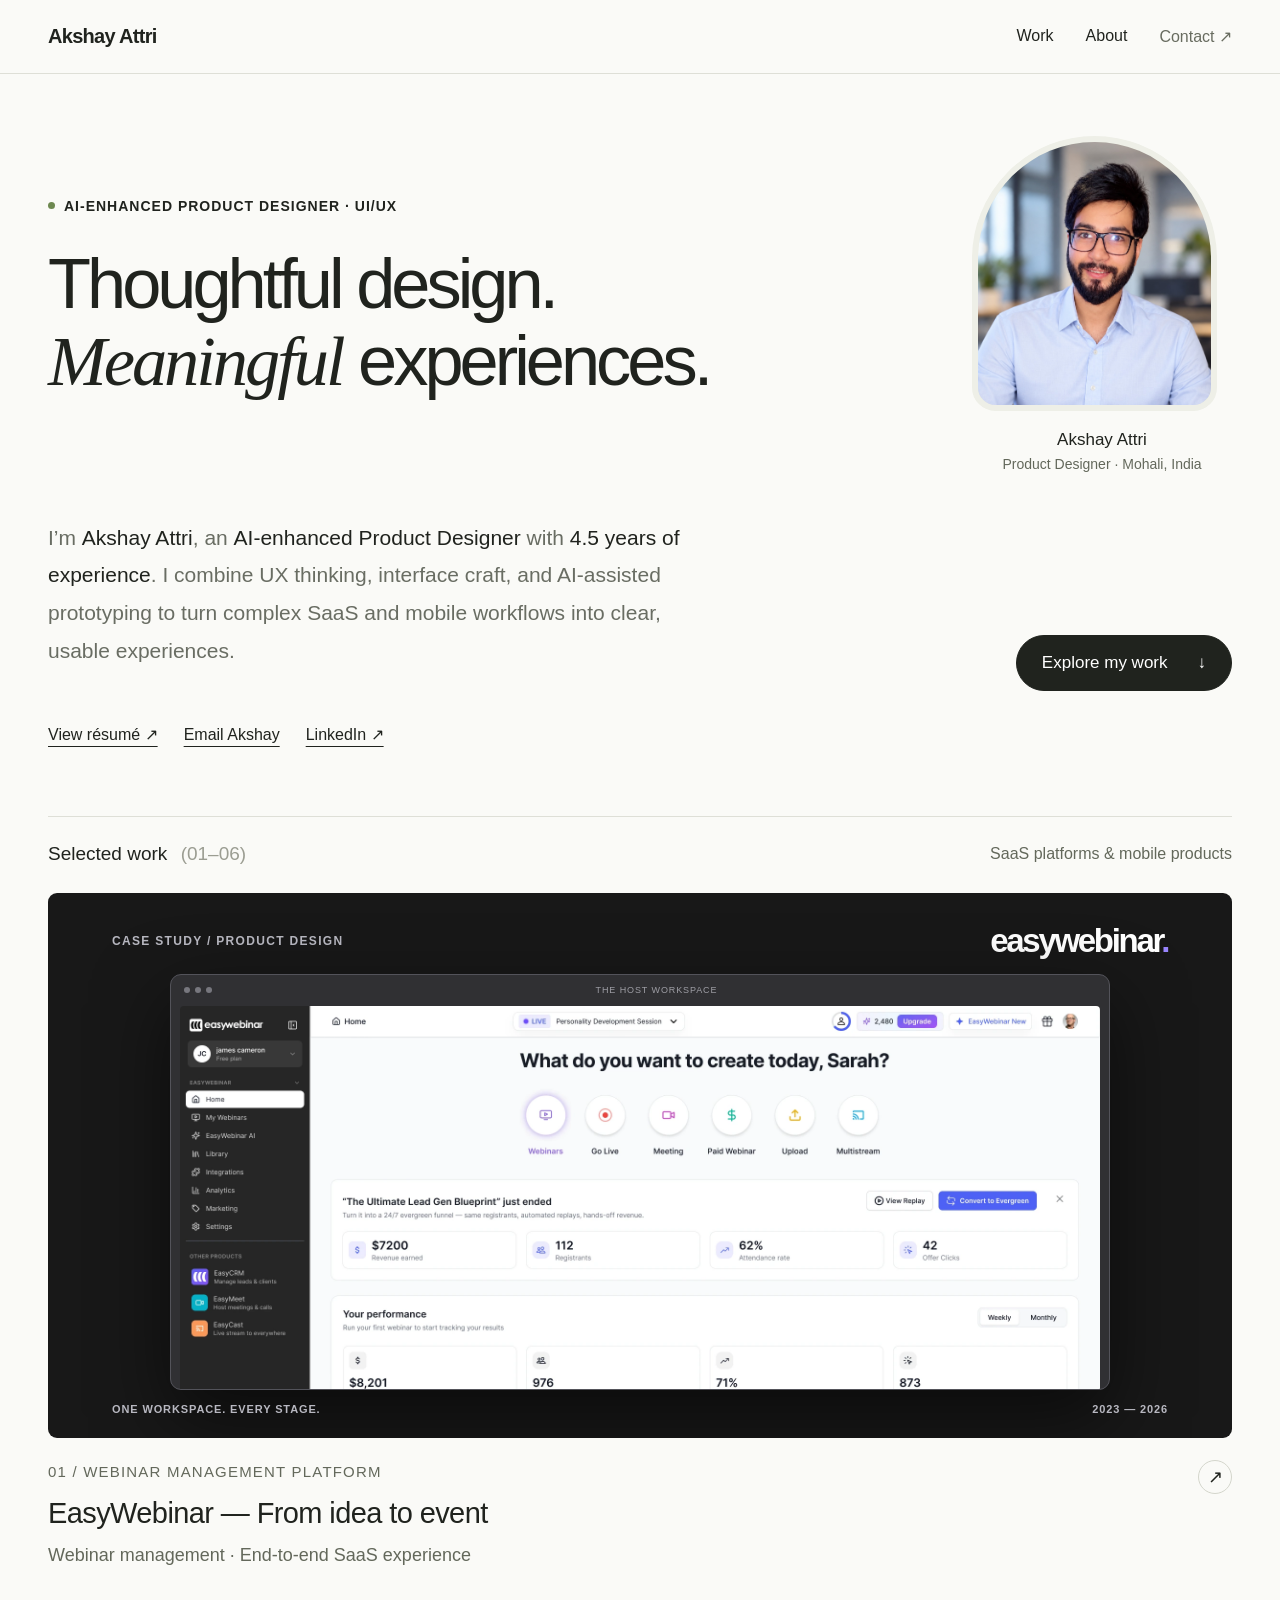
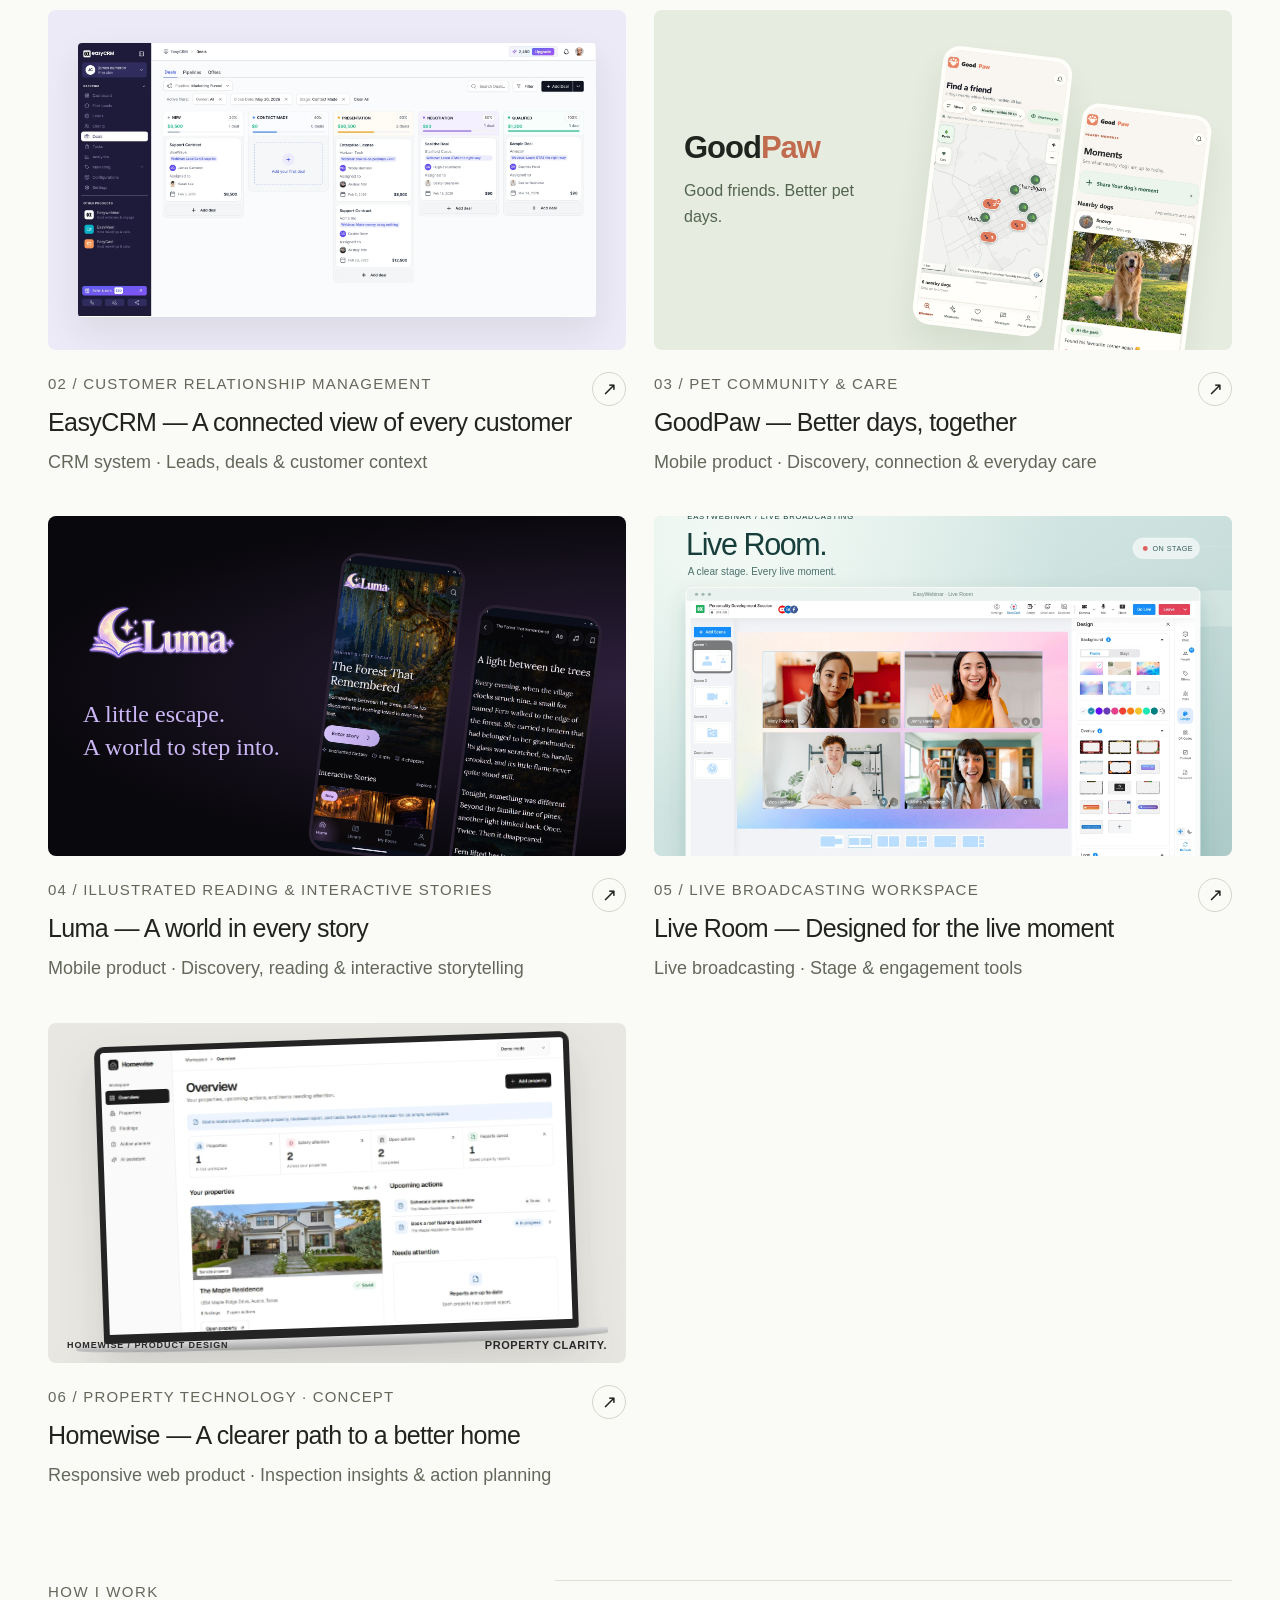
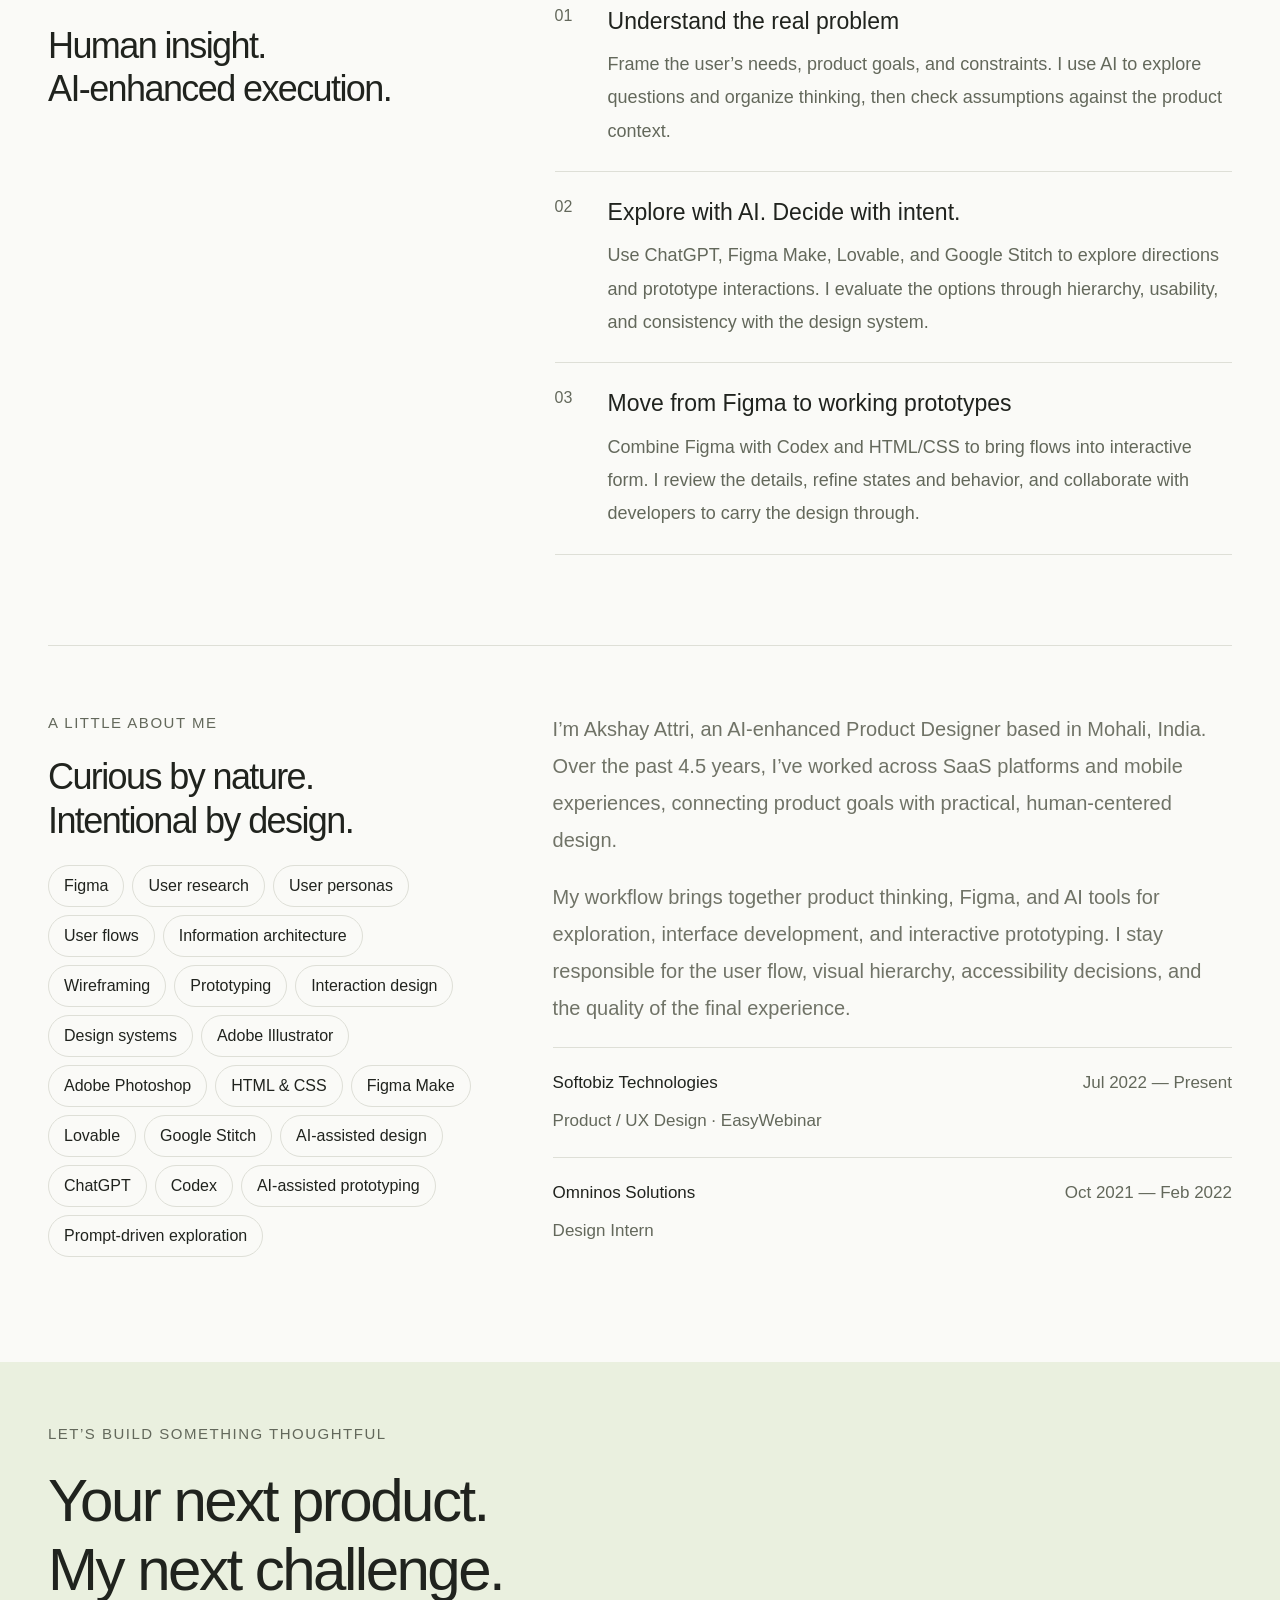
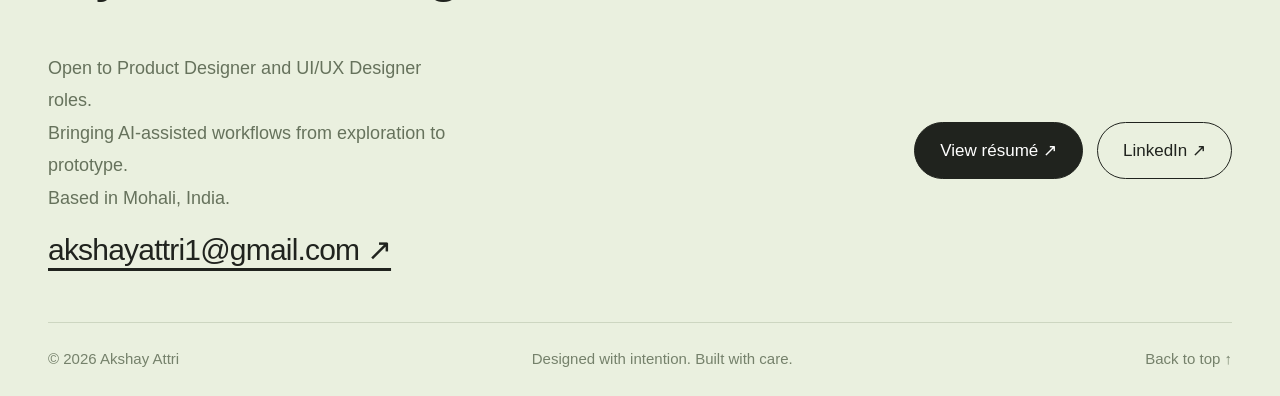
<file: index.html>
<!doctype html><html lang="en"><head><meta charset="UTF-8"><meta name="viewport" content="width=device-width,initial-scale=1"><meta name="description" content="Akshay Attri, AI-enhanced Product Designer with 4.5 years of experience in SaaS and mobile UX. Combining product thinking, Figma, AI-assisted exploration, and interactive prototyping."><title>Akshay Attri — AI-Enhanced Product Designer</title><style>
:root{--ink:#20231e;--muted:#74766e;--paper:#fafaf7;--line:#dedfd7;--accent:#d9f27e}*{box-sizing:border-box}html{scroll-behavior:smooth;scroll-padding-top:90px}body{margin:0;background:var(--paper);color:var(--ink);font-family:Arial,Helvetica,sans-serif;-webkit-font-smoothing:antialiased}a{color:inherit;text-decoration:none}button{font:inherit;cursor:pointer}header{position:sticky;top:0;z-index:5;background:#fafaf7ed;backdrop-filter:blur(16px);border-bottom:1px solid var(--line)}nav{max-width:1280px;margin:auto;padding:25px 48px;display:flex;align-items:center;justify-content:space-between}.brand{font-size:19px;font-weight:700;letter-spacing:-.7px}.brand span{display:inline-grid;place-items:center;width:28px;height:28px;background:var(--ink);color:white;border-radius:50%;margin-right:9px;font-size:15px;letter-spacing:-1px}.links{display:flex;gap:32px;font-size:16px}.links a:hover{text-decoration:underline;text-underline-offset:6px}.links a:last-child{color:#686c60}main{max-width:1280px;margin:auto;padding:0 48px}.hero{padding:80px 0 68px;position:relative}.eyebrow{font-size:15px;text-transform:uppercase;letter-spacing:1.7px;font-weight:600;display:flex;gap:9px;align-items:center}.dot{width:7px;height:7px;border-radius:50%;background:#6d8850}.hero h1{font-size:clamp(48px,6.6vw,84px);font-weight:500;letter-spacing:-5px;line-height:1.06;max-width:920px;margin:28px 0}.hero h1 em{font-family:Georgia,serif;font-weight:400;letter-spacing:-4px}.hero-bottom{display:flex;justify-content:space-between;align-items:end}.intro{font-size:18px;line-height:1.75;color:#696d63;max-width:490px}.intro strong{color:var(--ink);font-weight:500}.pill{display:inline-flex;align-items:center;gap:30px;border:1px solid var(--ink);border-radius:40px;padding:15px 23px;font-size:16px}.pill.dark{background:var(--ink);color:white}.pill:hover{background:var(--accent);color:var(--ink)}.section-top{display:flex;justify-content:space-between;align-items:center;border-top:1px solid var(--line);padding:26px 0 28px}.section-top h2{font-size:16px;font-weight:500;margin:0}.section-top small{font-size:15px;color:var(--muted)}.work-grid{display:grid;grid-template-columns:1fr 1fr;gap:40px 28px}.project{display:block;border:0;background:none;text-align:left;padding:0;color:inherit}.project:first-child{grid-column:1/-1}.visual{height:340px;border-radius:8px;overflow:hidden;position:relative;display:flex;align-items:center;justify-content:center;padding:44px;background:#e9e9ef;transition:background .3s}.project:first-child .visual{height:500px;background:#e9e9ef}.project:hover .visual .mock{transform:translateY(-7px) rotate(-1deg)}.project .info{display:flex;justify-content:space-between;gap:14px;padding:20px 0 0}.info h3{font-size:20px;letter-spacing:-.6px;font-weight:500;margin:0 0 8px}.info p{font-size:15px;color:var(--muted);margin:0;line-height:1.5}.arrow{border:1px solid #d4d6cc;border-radius:50%;width:34px;height:34px;display:grid;place-items:center}.mock{transition:transform .3s;box-shadow:0 25px 60px #28273b20;background:white;border:1px solid #ffffffbb;border-radius:7px;width:100%;max-width:880px;font-size:15px;overflow:hidden}.appbar{display:flex;justify-content:space-between;border-bottom:1px solid #ececf1;padding:14px 17px;align-items:center;font-weight:bold;color:#3c3a4b}.appbar i{font-style:normal;color:#7565c7}.app-layout{display:flex;height:310px}.sidebar{width:136px;background:#fbfbfd;padding:18px 12px;border-right:1px solid #eee}.sidebar span{display:block;padding:10px;color:#888}.sidebar span.active{background:#efebfc;color:#6b53b9;border-radius:4px}.stage{background:#f0f0f5;flex:1;padding:20px;display:flex;flex-direction:column}.stage-head{display:flex;justify-content:space-between;margin-bottom:14px;color:#6e6d80}.feed{flex:1;background:linear-gradient(130deg,#364255,#16212d);border-radius:5px;position:relative;display:flex;justify-content:center;align-items:center;overflow:hidden}.person{height:140px;width:140px;border-radius:50%;background:#c6c2b4;position:relative;overflow:hidden}.person:before{content:'';position:absolute;left:47px;top:20px;width:49px;height:62px;background:#b98366;border-radius:46% 46% 42% 42%;box-shadow:0 -12px 0 3px #332e30}.person:after{content:'';position:absolute;bottom:-40px;left:8px;width:126px;height:100px;background:#525c72;border-radius:50%}.feed-label{position:absolute;bottom:12px;left:12px;background:#161f2bbd;color:white;border-radius:3px;padding:7px 12px}.live{position:absolute;top:13px;left:13px;background:#ef6b70;color:white;padding:4px 7px;font-size:15px;border-radius:3px}.controls{display:flex;justify-content:center;gap:10px;padding-top:13px}.controls b{background:white;padding:7px 12px;border-radius:4px;color:#616174}.controls b:last-child{background:#7863cb;color:white}.chat{width:165px;padding:16px 13px}.chat strong{font-size:15px}.chat p{line-height:1.6;color:#8a8995;margin:20px 0}.chat small{color:#625587}.caption{position:absolute;bottom:17px;left:22px;color:#7e7e8b;font-size:15px;letter-spacing:.5px}.phones{gap:18px;background:#e5eddf}.phone{border:5px solid #222a26;border-radius:27px;background:#fffdf6;width:152px;min-width:152px;height:275px;box-shadow:0 15px 30px #425d4820;overflow:hidden;position:relative;padding:20px 10px 10px;font-size:15px;transform:rotate(-8deg)}.phone.second{transform:translateY(20px) rotate(7deg)}.phone .island{position:absolute;top:5px;left:50%;transform:translateX(-50%);width:46px;height:9px;background:#222a26;border-radius:9px}.phone h4{font-size:18px;letter-spacing:-.7px;margin:13px 0 6px}.phone p{font-size:15px;color:#83877b;line-height:1.6}.map{height:140px;background:repeating-linear-gradient(25deg,transparent 0 22px,#fffaf1 23px 29px,transparent 30px 43px),repeating-linear-gradient(120deg,#e1e9d7 0 28px,#fffaf1 29px 34px,#e1e9d7 35px 52px);border-radius:9px;position:relative}.pin{position:absolute;background:#fff;border:3px solid #81966b;border-radius:50%;width:31px;height:31px;display:grid;place-items:center;font-size:17px;left:26px;top:35px}.pin:nth-child(2){top:80px;left:80px}.dog{height:130px;background:#e3d7bd;display:grid;place-items:center;font-size:75px;border-radius:10px}.tag{padding:4px 7px;background:#e9eddf;border-radius:10px;display:inline-block;margin-top:5px}.crm{background:#e5eaf0}.crm .mock{width:460px;min-width:400px;transform:rotate(-5deg);font-size:15px}.kanban{display:flex;gap:8px;background:#f6f8fa;padding:13px;height:180px}.column{flex:1;background:#edf0f3;padding:7px;border-radius:4px}.lead{background:white;padding:10px 7px;margin-top:9px;border-radius:4px;box-shadow:0 2px 4px #00000006}.lead b{display:block;font-size:15px;margin-bottom:8px}.lead small{color:#8b90a0}.bar{height:4px;width:35px;background:#dce7d0;border-radius:2px;margin-top:8px}.approach{padding:90px 0;display:grid;grid-template-columns:1fr 1.6fr;gap:80px}.label{font-size:15px;color:var(--muted);text-transform:uppercase;letter-spacing:1.5px}.approach h2,.about h2{font-size:36px;line-height:1.22;letter-spacing:-1.6px;font-weight:400;margin:20px 0}.steps{border-top:1px solid var(--line)}.step{display:grid;grid-template-columns:35px 1fr;gap:18px;border-bottom:1px solid var(--line);padding:23px 0}.step small{color:var(--muted);padding-top:3px}.step h3{font-size:18px;font-weight:500;margin:0 0 10px}.step p{font-size:16px;line-height:1.7;color:var(--muted);margin:0}.about{border-top:1px solid var(--line);padding:65px 0;display:grid;grid-template-columns:1fr 1.6fr;gap:80px}.about p{font-size:18px;line-height:1.9;color:#707367;margin-top:0}.skills{display:flex;gap:8px;flex-wrap:wrap;margin-top:22px}.skills span{border:1px solid var(--line);border-radius:30px;padding:9px 13px;font-size:15px}.experience{display:flex;justify-content:space-between;gap:15px;border-top:1px solid var(--line);padding:20px 0;font-size:15px}.experience span{color:var(--muted)}footer{background:#eaf0df;margin-top:30px}.footer-inner{max-width:1280px;margin:auto;padding:60px 48px 24px}.footer-inner h2{font-size:clamp(35px,5vw,60px);letter-spacing:-2.5px;font-weight:400;margin:20px 0 30px}.footer-row{display:flex;justify-content:space-between;align-items:center}.footer-note{font-size:15px;color:#66725c;line-height:1.8;max-width:420px}.bottom{border-top:1px solid #cdd6c1;margin-top:55px;padding-top:22px;display:flex;justify-content:space-between;font-size:15px;color:#75816b}dialog{border:1px solid var(--line);padding:0;border-radius:12px;width:min(850px,94vw);max-height:88vh;color:var(--ink);background:var(--paper)}dialog::backdrop{background:#171b19a8;backdrop-filter:blur(5px)}.modal-top{position:sticky;top:0;background:var(--paper);padding:18px 30px;border-bottom:1px solid var(--line);display:flex;justify-content:space-between;align-items:center;z-index:2}.close{border:1px solid var(--line);background:transparent;border-radius:50%;width:32px;height:32px}.case{padding:30px}.case h2{font-size:38px;letter-spacing:-1.4px;margin:10px 0 20px}.case h3{margin-top:30px;font-size:17px}.case p,.case li{color:#707367;font-size:16px;line-height:1.9}.case-meta{display:flex;gap:30px;border-block:1px solid var(--line);padding:20px 0;margin:25px 0;font-size:15px;flex-wrap:wrap}.case-meta span{display:block;color:var(--muted);font-size:15px;margin-bottom:8px;text-transform:uppercase}.notice{background:#eef0e8;padding:15px;border-radius:5px;font-size:15px!important}.case ul{padding-left:18px}a:focus-visible,button:focus-visible{outline:3px solid #7b9651;outline-offset:5px}@media(max-width:700px){nav{padding:19px 22px}.links{gap:18px;font-size:15px}.brand{font-size:18px}.brand span{display:none}main{padding:0 22px}.hero{padding:55px 0}.hero h1{letter-spacing:-2.8px}.hero h1 em{letter-spacing:-2.5px}.hero-bottom{display:block}.intro{font-size:16px;margin-bottom:25px}.work-grid{grid-template-columns:1fr;gap:30px}.project:first-child{grid-column:auto}.project:first-child .visual{height:300px}.visual{height:300px;padding:25px}.project:first-child .mock{min-width:530px;transform:scale(.8)}.project:hover .visual .mock{transform:scale(.8)}.app-layout{height:250px}.chat{display:none}.approach,.about{grid-template-columns:1fr;gap:26px;padding:55px 0}.approach h2,.about h2{font-size:31px}.footer-inner{padding:45px 22px 24px}.footer-row{display:block}.footer-note{margin-bottom:22px}.bottom{gap:20px;line-height:1.7}.section-top small{max-width:130px;text-align:right}.case{padding:22px}.case h2{font-size:30px}.info h3{font-size:18px}}

.case-page{--theme:#7356d8;--wash:#eeebf8}.case-wrap{max-width:1184px;margin:auto;padding:0 48px}.case-header{padding:60px 0 46px}.back{font-size:15px;color:#74766e}.case-header .eyebrow{margin-top:54px;color:var(--theme)}.case-header h1{font-size:clamp(44px,5.5vw,70px);line-height:1.08;letter-spacing:-3.8px;font-weight:400;max-width:950px;margin:22px 0}.case-deck{max-width:650px;font-size:17px;color:#72756d;line-height:1.8}.case-facts{display:grid;grid-template-columns:1fr 1fr 1.5fr;gap:35px;padding-top:30px;margin-top:35px;border-top:1px solid var(--line);font-size:15px;line-height:1.6}.case-facts span{display:block;font-size:15px;letter-spacing:1.4px;color:#898d82;margin-bottom:10px;text-transform:uppercase}.screen-stage{padding:55px;background:var(--wash);border-radius:8px}.screen-stage img{display:block;width:100%;height:auto;border-radius:4px;box-shadow:0 20px 45px #25233117}.image-open{display:block;border:0;background:none;padding:0;width:100%;cursor:zoom-in}.image-open:focus-visible{outline:3px solid var(--theme)}.figure-caption{display:flex;justify-content:space-between;font-size:15px;color:#85897e;padding-top:16px;letter-spacing:.2px;line-height:1.6}.editorial{display:grid;grid-template-columns:1fr 2fr;gap:90px;padding:100px 0}.editorial h2{font-size:36px;font-weight:400;letter-spacing:-1.4px;line-height:1.25;margin:0 0 24px}.editorial p{font-size:18px;line-height:1.9;color:#70756a;margin:0}.challenge{background:var(--ink);color:#fafaf7;padding:65px 70px;border-radius:8px}.challenge .label{color:#c3c9b8}.challenge h2{max-width:790px;font-size:clamp(30px,3.6vw,46px);letter-spacing:-1.6px;line-height:1.25;font-weight:400;margin:25px 0 0}.principles{display:grid;grid-template-columns:repeat(3,1fr);gap:40px;padding:65px 0 90px}.principles small{color:var(--theme);font-size:15px}.principles h3{font-size:18px;font-weight:500;margin:20px 0 12px;letter-spacing:-.4px}.principles p{font-size:16px;line-height:1.85;color:#74786e}.chapter{padding:65px 0 25px;border-top:1px solid var(--line)}.chapter-title{display:grid;grid-template-columns:1fr 2fr;gap:90px;margin-bottom:38px}.chapter-title .label{padding-top:9px;color:var(--theme)}.chapter h2{font-size:35px;letter-spacing:-1.3px;font-weight:400;line-height:1.25;margin:0 0 22px}.chapter p{font-size:16px;line-height:1.9;color:#74786e;max-width:640px;margin:0}.insight{display:grid;grid-template-columns:1fr 2fr;gap:90px;margin:35px 0 65px;padding-left:25px;border-left:2px solid var(--theme)}.insight strong{font-size:15px;font-weight:500}.insight p{font-size:16px;line-height:1.85}.case-end{border-top:1px solid var(--line);padding:75px 0}.case-end .editorial{padding:0}.case-end .evidence{font-size:15px;color:#92968b;margin-top:35px;line-height:1.8}.next-case{display:flex;justify-content:space-between;align-items:center;padding:50px 0;border-top:1px solid var(--line)}.next-case h2{font-size:30px;font-weight:400;letter-spacing:-1px;margin:12px 0}.next-case .arrow{width:50px;height:50px}#lightbox{width:97vw;max-width:1700px;background:#171b19;border:0;padding:45px 12px 12px;max-height:96vh}#lightbox img{width:100%;display:block}#lightbox .close{position:fixed;right:3vw;top:4vh;background:white;z-index:10} .project .visual.actual{height:auto!important;aspect-ratio:1.66;padding:30px;background:var(--cardwash);align-items:center}.project:first-child .visual.actual{aspect-ratio:1.96;padding:48px}.actual img{width:100%;display:block;box-shadow:0 15px 35px #22222216;transition:transform .35s;border-radius:4px}.project:hover .actual img{transform:translateY(-5px)}.project-type{font-size:15px;color:var(--muted);text-transform:uppercase;letter-spacing:1.2px;margin-bottom:10px}.project .info{padding-top:22px}.project:first-child .info h3{font-size:24px}.home-note{margin:35px 0 0;font-size:15px;color:var(--muted)}@media(max-width:700px){.case-wrap{padding:0 22px}.case-header{padding-top:30px}.case-header .eyebrow{margin-top:36px;line-height:1.7}.case-header h1{letter-spacing:-2px;font-size:42px}.case-deck{font-size:18px}.case-facts{grid-template-columns:1fr 1fr;gap:25px}.case-facts div:last-child{grid-column:1/-1}.screen-stage{padding:17px;border-radius:5px}.editorial,.chapter-title,.insight{grid-template-columns:1fr;gap:22px}.editorial{padding:60px 0}.editorial h2,.chapter h2{font-size:29px}.challenge{padding:38px 28px}.principles{grid-template-columns:1fr;gap:22px;padding:40px 0 55px}.principles h3{margin:12px 0 8px}.principles p{margin:0}.chapter{padding-top:45px}.insight{margin-bottom:40px}.figure-caption span:last-child{display:none}.project:first-child .visual.actual,.project .visual.actual{padding:17px;aspect-ratio:1.65}.project:first-child .info h3{font-size:20px}.next-case h2{font-size:24px}.case-end{padding:55px 0}}@media(prefers-reduced-motion:reduce){html{scroll-behavior:auto}*{transition:none!important}}

body{font-size:18px;--muted:#63685b}.intro{font-size:21px;line-height:1.8;max-width:650px}.hero-bottom{gap:35px}.pill{font-size:17px;padding:17px 25px;white-space:nowrap}.links{font-size:16px}.eyebrow,.label{font-size:15px;line-height:1.6}.section-top h2{font-size:19px}.section-top small{font-size:16px}.info p{font-size:18px;line-height:1.6}.project-type{font-size:15px;line-height:1.6}.info h3{font-size:25px;line-height:1.35}.project:first-child .info h3{font-size:29px}.step p{font-size:18px;line-height:1.85}.step h3{font-size:23px;line-height:1.5}.step small{font-size:16px}.about p{font-size:20px;line-height:1.85}.skills span{font-size:16px;padding:11px 15px}.experience{font-size:17px;line-height:1.8}.footer-note{font-size:18px;line-height:1.8}.bottom{font-size:15px;line-height:1.8}.approach{grid-template-columns:1fr 1.5fr;gap:55px}.brand{font-size:20px}.project .info{gap:20px}.footer-row{gap:30px}
@media(max-width:700px){.intro{font-size:20px}.hero-bottom{display:block}.links{font-size:15px;gap:16px}.brand{font-size:18px}.section-top small{font-size:15px;max-width:160px}.project-type{font-size:14px}.info h3,.project:first-child .info h3{font-size:23px}.info p{font-size:17px}.approach,.about{grid-template-columns:1fr;gap:30px}.step p{font-size:18px}.about p{font-size:19px}.experience{flex-direction:column;gap:8px}.footer-note{font-size:18px}.bottom{font-size:15px;flex-wrap:wrap}.eyebrow{font-size:14px;letter-spacing:1px}.skills span{font-size:16px}.pill{font-size:17px}}

/* Personal introduction portrait */
.hero-top{display:grid;grid-template-columns:minmax(0,1fr) 260px;gap:55px;align-items:center}.hero-copy{min-width:0}.hero-copy .eyebrow{font-size:14px;letter-spacing:1px}.hero-copy h1{font-size:clamp(48px,5.5vw,74px);letter-spacing:-4px;line-height:1.1;margin-bottom:24px}.hero-copy h1 em{letter-spacing:-3px}.hero-portrait{margin:0;padding:0 0 8px}.portrait-frame{width:245px;height:275px;overflow:hidden;border-radius:125px 125px 24px 24px;background:#e5e9dc;border:6px solid #eeefe7}.portrait-frame img{display:block;width:100%;height:100%;object-fit:cover;object-position:50% 35%;transform:scale(1)}.hero-portrait figcaption{text-align:center;margin-top:15px;line-height:1.6}.hero-portrait figcaption strong{display:block;font-size:17px;font-weight:500}.hero-portrait figcaption span{display:block;color:#63685b;font-size:14px}.hero-bottom{margin-top:14px}.hero{padding-top:62px}
@media(min-width:701px) and (max-width:1000px){.hero-top{grid-template-columns:minmax(0,1fr) 200px;gap:25px}.portrait-frame{width:195px;height:235px}.hero-copy h1{font-size:55px;letter-spacing:-3px}.hero-copy h1 em{letter-spacing:-2.5px}.hero-copy .eyebrow{font-size:14px}}
@media(max-width:700px){.hero-top{display:flex;flex-direction:column-reverse;align-items:flex-start;gap:32px}.hero-portrait{display:flex;gap:18px;align-items:center}.portrait-frame{width:110px;height:125px;border-width:3px;border-radius:60px 60px 18px 18px}.hero-portrait figcaption{text-align:left;margin:0}.hero-portrait figcaption strong{font-size:18px}.hero-portrait figcaption span{font-size:15px;max-width:190px}.hero-copy h1{font-size:clamp(44px,8vw,58px);letter-spacing:-2.7px;margin:22px 0}.hero-copy h1 em{letter-spacing:-2.4px}.hero-copy .eyebrow{font-size:14px}.hero{padding-top:35px}.hero-bottom{margin-top:0}}
.project .visual.goodpaw-cover{background:#e6ecdf;height:auto!important;aspect-ratio:1.7;padding:30px;display:flex;justify-content:space-between;gap:20px}.gp-cover-label{font-size:31px;font-weight:700;letter-spacing:-1px;align-self:center}.gp-cover-label>span{color:#c16b4e}.gp-cover-label small{font-size:16px;display:block;font-weight:400;letter-spacing:0;max-width:170px;line-height:1.6;margin-top:12px;color:#52644f}.gp-cover-phones{display:flex;gap:15px;height:280px;transform:rotate(7deg);align-self:flex-start;margin-top:20px}.gp-cover-phones img{width:130px;height:auto;object-fit:cover;object-position:top;border:4px solid #fffefa;border-radius:17px;box-shadow:0 20px 30px #4d69551c}.gp-cover-phones img:nth-child(2){transform:translateY(40px)}@media(max-width:700px){.project .visual.goodpaw-cover{padding:23px;aspect-ratio:1.55}.gp-cover-label{font-size:25px}.gp-cover-label small{font-size:15px;max-width:130px}.gp-cover-phones{height:250px;gap:10px}.gp-cover-phones img{width:105px}.gp-cover-phones img:nth-child(2){display:none}}.project .visual.luma-cover{height:auto!important;aspect-ratio:1.7;padding:35px;display:flex;gap:25px;justify-content:space-between;background:radial-gradient(ellipse at right,#2d203d,#09080c 75%)}.luma-cover-copy{align-self:center;color:#f1edf7}.luma-cover-copy>img{width:155px;height:85px;object-fit:contain}.luma-cover-copy p{font-family:Georgia,serif;color:#cbb7f5;font-size:24px;line-height:1.4;margin:20px 0}.luma-cover-phones{display:flex;gap:17px;transform:rotate(7deg);height:300px;flex-shrink:0;align-self:flex-start;margin-top:15px}.luma-cover-phones img{width:125px;height:auto;object-fit:cover;object-position:top;border:3px solid #292132;border-radius:18px}.luma-cover-phones img:nth-child(2){transform:translateY(35px)}@media(max-width:700px){.project .visual.luma-cover{padding:25px;aspect-ratio:1.55}.luma-cover-copy>img{width:125px}.luma-cover-copy p{font-size:23px}.luma-cover-phones img{width:105px}.luma-cover-phones img:nth-child(2){display:none}.luma-cover-phones{height:260px}}.project:first-child .visual.actual{padding:0;background:#f5f5f0;aspect-ratio:1.8}.project:first-child .actual img{box-shadow:none;border-radius:8px}@media(max-width:700px){.project:first-child .visual.actual{padding:0;aspect-ratio:1.8}} .project .visual.liveroom-cover{padding:0;height:auto;aspect-ratio:1.44;background:#cbe0dd}.project .visual.liveroom-cover img{display:block;width:100%;height:auto;box-shadow:none;transition:transform .35s}.project:hover .visual.liveroom-cover img{transform:scale(1.025)}@media(prefers-reduced-motion:reduce){.project .visual.liveroom-cover img{transition:none}}
/* Shared project-card dimensions; preserve desktop screenshot proportions. */
.project:not(:first-child) .visual{height:auto!important;aspect-ratio:1.7;min-width:0;min-height:0}
.project:not(:first-child) .visual.actual{display:grid;grid-template-columns:minmax(0,1fr);place-items:center;aspect-ratio:1.7;padding:30px}
.project:not(:first-child) .visual.actual img{width:100%;height:auto;max-width:100%;max-height:100%;min-width:0;min-height:0;object-fit:contain;align-self:center;justify-self:center}
@media(max-width:700px){.project:not(:first-child) .visual,.project:not(:first-child) .visual.actual{aspect-ratio:1.55}.project:not(:first-child) .visual.actual{padding:23px}}
</style><link rel="stylesheet" href="portfolio-polish.css"><style>.homewise-cover{background:#e8e8e6!important;padding:25px!important}.hw-cover-stage{width:100%;height:100%;display:flex;justify-content:center;align-items:center}.hw-laptop{width:90%;max-width:465px;filter:drop-shadow(0 18px 20px #2222);transform:rotate(-3deg);transition:transform .3s}.project:hover .hw-laptop{transform:translateY(-7px) rotate(-2deg)}.hw-screen{aspect-ratio:16/9;background:#fff;border:6px solid #252525;border-bottom-width:9px;border-radius:10px 10px 3px 3px;display:flex;overflow:hidden;color:#222;font-size:7px}.hw-sidebar{width:24%;flex-shrink:0;border-right:1px solid #eee;padding:13px 8px;display:flex;flex-direction:column;gap:9px;background:#fdfdfd}.hw-sidebar strong{font-size:13px;letter-spacing:-.6px;margin-bottom:13px}.hw-sidebar span{padding:5px 4px;color:#999}.hw-sidebar span.hw-selected{background:#efefed;color:#111;border-radius:3px}.hw-content{padding:16px;flex:1;min-width:0;background:#fafaf9}.hw-content small{color:#aaa}.hw-content h4{font-size:15px;letter-spacing:-.5px;margin:14px 0 3px}.hw-content p{font-size:7px;color:#999;margin:0 0 15px}.hw-metrics{display:grid;grid-template-columns:repeat(3,1fr);gap:6px}.hw-metrics div{border:1px solid #eee;background:#fff;border-radius:4px;padding:9px 6px;color:#999}.hw-metrics b{display:block;font-size:17px;color:#222;margin-top:8px}.hw-activity{background:#fff;border:1px solid #eee;border-radius:5px;padding:10px;margin-top:8px}.hw-activity strong{display:block;margin-bottom:8px}.hw-activity span{border-top:1px solid #eee;padding:6px 0;display:block}.hw-activity em{float:right;font-style:normal;color:#999}.hw-base{width:112%;margin-left:-6%;height:11px;background:linear-gradient(#ddd,#999);border-radius:0 0 60% 60%}@media(max-width:600px){.hw-screen{font-size:5px}.hw-sidebar{padding:7px 4px;gap:4px}.hw-sidebar strong{font-size:9px;margin-bottom:3px}.hw-content{padding:8px}.hw-content h4{font-size:9px;margin:8px 0 2px}.hw-content p,.hw-content small{font-size:5px}.hw-metrics div{font-size:5px;padding:4px}.hw-metrics b{font-size:10px;margin-top:3px}.hw-activity{padding:5px;margin-top:4px}.hw-activity span{padding:3px 0}.homewise-cover{padding:12px!important}}</style><style id="final-case-study-covers">
.project:first-child .visual.ew-final-cover{aspect-ratio:auto!important;height:clamp(350px,43vw,545px)!important;background:#181818!important;padding:28px clamp(20px,5vw,70px) 23px!important;display:flex;flex-direction:column;align-items:stretch;justify-content:space-between;gap:13px;overflow:hidden;border-radius:9px}
.ew-final-top,.ew-final-bottom{width:100%;display:flex;align-items:center;justify-content:space-between;gap:16px;color:#b8b8c1;font-size:12px;font-weight:600;letter-spacing:.11em}
.ew-final-top strong{font:700 clamp(19px,2.9vw,33px)/1.2 Manrope,Arial,sans-serif;letter-spacing:-.07em;color:white}
.ew-final-top strong span{color:#9a86ff}.ew-final-bottom{font-size:11px;letter-spacing:.08em}
.ew-final-device{width:min(100%,940px);min-height:0;align-self:center;background:#303033;padding:9px;border:1px solid #53535a;border-radius:11px;box-shadow:0 28px 75px #0008;overflow:hidden;transition:transform .35s ease}
.project:hover .ew-final-device{transform:translateY(-5px)}
.ew-final-browser{height:22px;padding:0 4px 9px;display:flex;align-items:center;gap:5px;color:#aaa}
.ew-final-browser i{height:6px;width:6px;border-radius:50%;background:#77777e}
.ew-final-browser span{font-size:9px;letter-spacing:.1em;margin:auto;color:#9e9ea5}
.project:first-child .visual.ew-final-cover .ew-final-device img{max-height:none;max-width:none;width:100%;height:auto;object-fit:contain;object-position:top;border-radius:4px;box-shadow:none;display:block}
.project:first-child:hover .visual.ew-final-cover img{transform:none}
.visual.homewise-cover.homewise-final-cover{background:#e8e7e2!important;padding:25px!important;overflow:hidden;isolation:isolate}
.homewise-final-cover .hw-final-laptop{max-width:495px;transform:rotate(-2deg);width:90%;filter:drop-shadow(0 19px 20px #2222)}
.project:hover .homewise-final-cover .hw-final-laptop{transform:rotate(-1deg) translateY(-6px)}
.homewise-final-cover .hw-final-screen{display:block;aspect-ratio:16/10;padding:0;background:#f8f8f8;border-color:#242424;overflow:hidden}
.homewise-final-cover .hw-final-screen img{width:100%;height:100%;object-fit:cover;object-position:center top;display:block;border-radius:0;box-shadow:none;max-width:none;max-height:none;transform:none}
.project:hover .homewise-final-cover .hw-final-screen img{transform:none}
.hw-final-label{position:absolute;bottom:12px;left:19px;right:19px;display:flex;justify-content:space-between;gap:10px;color:#292929;align-items:center}
.hw-final-label span{font-size:9px;letter-spacing:.1em;font-weight:700}.hw-final-label strong{font-size:11px;letter-spacing:.05em}
@media(max-width:700px){.project:first-child .visual.ew-final-cover{height:clamp(265px,62vw,420px)!important;padding:17px!important;gap:8px}.ew-final-top,.ew-final-bottom{font-size:9px}.ew-final-top strong{font-size:21px}.ew-final-browser{height:16px;padding-bottom:5px}.ew-final-browser span{font-size:7px}.ew-final-bottom{font-size:8px}.visual.homewise-cover.homewise-final-cover{padding:15px!important}.hw-final-label{left:11px;right:11px;bottom:6px}.hw-final-label span,.hw-final-label strong{font-size:7px}}
</style></head><body><header><nav><a class="brand" href="#">Akshay Attri</a><div class="links"><a href="#work">Work</a><a href="#about">About</a><a href="#contact">Contact ↗</a></div></nav></header><main><section class="hero"><div class="hero-top"><div class="hero-copy"><div class="eyebrow"><span class="dot"></span>AI-Enhanced Product Designer · UI/UX</div><h1>Thoughtful design.<br><em>Meaningful</em> experiences.</h1></div><figure class="hero-portrait"><div class="portrait-frame"><img src="assets/akshay-attri.jpg" alt="Akshay Attri, UI/UX product designer" width="1272" height="1236" fetchpriority="high"></div><figcaption><strong>Akshay Attri</strong><span>Product Designer · Mohali, India</span></figcaption></figure></div><div class="hero-bottom"><p class="intro"><span>I’m <strong>Akshay Attri</strong>, an <strong>AI-enhanced Product Designer</strong> with <strong>4.5 years of experience</strong>. I combine UX thinking, interface craft, and AI-assisted prototyping to turn complex SaaS and mobile workflows into clear, usable experiences.</span></p><a class="pill dark" href="#work">Explore my work <span>↓</span></a></div><div class="recruiter-links"><a href="assets/Akshay-Attri-Resume.pdf" target="_blank" rel="noopener">View résumé ↗</a><a href="mailto:akshayattri1@gmail.com">Email Akshay</a><a href="https://www.linkedin.com/in/akshay-attri-a3823b136/" target="_blank" rel="noopener">LinkedIn ↗</a></div></section><section id="work"><div class="section-top"><h2>Selected work <span style="color:#9b9d92;margin-left:8px">(01–06)</span></h2><small>SaaS platforms &amp; mobile products</small></div><div class="work-grid"><a class="project" href="easywebinar.html"><div class="visual actual ew-final-cover"><div class="ew-final-top"><span>CASE STUDY / PRODUCT DESIGN</span><strong>easywebinar<span>.</span></strong></div><div class="ew-final-device"><div class="ew-final-browser"><i></i><i></i><i></i><span>THE HOST WORKSPACE</span></div><img loading="lazy" src="assets/webinar-gallery/2.webp" width="1920" height="1018" alt="Original EasyWebinar dashboard with webinar creation, recent sessions and metrics"></div><div class="ew-final-bottom"><span>ONE WORKSPACE. EVERY STAGE.</span><span>2023 — 2026</span></div></div><div class="info"><div><div class="project-type">01 / WEBINAR MANAGEMENT PLATFORM</div><h3>EasyWebinar — From idea to event</h3><p>Webinar management · End-to-end SaaS experience</p></div><span class="arrow">↗</span></div></a><a class="project" href="easycrm.html"><div class="visual actual" style="--cardwash:#eceaf6"><img src="assets/easycrm-hero.webp" alt="EasyCRM product interface" loading="lazy" width="1920" height="1018"></div><div class="info"><div><div class="project-type">02 / CUSTOMER RELATIONSHIP MANAGEMENT</div><h3>EasyCRM — A connected view of every customer</h3><p>CRM system · Leads, deals &amp; customer context</p></div><span class="arrow">↗</span></div></a><a class="project" href="goodpaw.html"><div class="visual goodpaw-cover"><div class="gp-cover-label">Good<span>Paw</span><small>Good friends. Better pet days.</small></div><div class="gp-cover-phones"><img loading="lazy" src="assets/goodpaw/discover.webp" alt="GoodPaw nearby discovery" width="980" height="2051"><img loading="lazy" src="assets/goodpaw/moments.webp" alt="GoodPaw Moments" width="980" height="2051"></div></div><div class="info"><div><div class="project-type">03 / PET COMMUNITY &amp; CARE</div><h3>GoodPaw — Better days, together</h3><p>Mobile product · Discovery, connection &amp; everyday care</p></div><span class="arrow">↗</span></div></a><a class="project" href="luma.html"><div class="visual luma-cover"><div class="luma-cover-copy"><img src="assets/luma/logo.png" alt="Luma" width="1200" height="484"><p>A little escape.<br>A world to step into.</p></div><div class="luma-cover-phones"><img loading="lazy" src="assets/luma/home.webp" alt="Luma illustrated home" width="824" height="1830"><img loading="lazy" src="assets/luma/reader.webp" alt="Luma reading experience" width="824" height="1830"></div></div><div class="info"><div><div class="project-type">04 / ILLUSTRATED READING &amp; INTERACTIVE STORIES</div><h3>Luma — A world in every story</h3><p>Mobile product · Discovery, reading &amp; interactive storytelling</p></div><span class="arrow">↗</span></div></a><a class="project" href="liveroom.html"><div class="visual liveroom-cover"><img src="assets/liveroom-cover.svg" alt="Live Room product showcase with the broadcasting workspace on a soft sea-glass background" loading="lazy" width="1920" height="980"></div><div class="info"><div><div class="project-type">05 / LIVE BROADCASTING WORKSPACE</div><h3>Live Room — Designed for the live moment</h3><p>Live broadcasting · Stage &amp; engagement tools</p></div><span class="arrow">↗</span></div></a><a class="project" href="homewise.html"><div class="visual homewise-cover homewise-final-cover"><div class="hw-cover-stage"><div class="hw-laptop hw-final-laptop"><div class="hw-screen hw-final-screen"><img loading="lazy" src="assets/homewise/desktop-01-workspace-overview.webp" width="1440" height="1025" alt="Original black and white Homewise property workspace interface"></div><div class="hw-base"></div></div></div><div class="hw-final-label"><span>HOMEWISE / PRODUCT DESIGN</span><strong>PROPERTY CLARITY.</strong></div></div><div class="info"><div><div class="project-type">06 / PROPERTY TECHNOLOGY · CONCEPT</div><h3>Homewise — A clearer path to a better home</h3><p>Responsive web product · Inspection insights &amp; action planning</p></div><span class="arrow">↗</span></div></a></div></section><section class="approach"><div><span class="label">How I work</span><h2>Human insight.<br>AI-enhanced execution.</h2></div><div class="steps"><div class="step"><small>01</small><div><h3>Understand the real problem</h3><p>Frame the user’s needs, product goals, and constraints. I use AI to explore questions and organize thinking, then check assumptions against the product context.</p></div></div><div class="step"><small>02</small><div><h3>Explore with AI. Decide with intent.</h3><p>Use ChatGPT, Figma Make, Lovable, and Google Stitch to explore directions and prototype interactions. I evaluate the options through hierarchy, usability, and consistency with the design system.</p></div></div><div class="step"><small>03</small><div><h3>Move from Figma to working prototypes</h3><p>Combine Figma with Codex and HTML/CSS to bring flows into interactive form. I review the details, refine states and behavior, and collaborate with developers to carry the design through.</p></div></div></div></section><section class="about" id="about"><div><span class="label">A little about me</span><h2>Curious by nature.<br>Intentional by design.</h2><div class="skills"><span>Figma</span><span>User research</span><span>User personas</span><span>User flows</span><span>Information architecture</span><span>Wireframing</span><span>Prototyping</span><span>Interaction design</span><span>Design systems</span><span>Adobe Illustrator</span><span>Adobe Photoshop</span><span>HTML &amp; CSS</span><span>Figma Make</span><span>Lovable</span><span>Google Stitch</span><span>AI-assisted design</span><span>ChatGPT</span><span>Codex</span><span>AI-assisted prototyping</span><span>Prompt-driven exploration</span></div></div><div><p>I’m Akshay Attri, an AI-enhanced Product Designer based in Mohali, India. Over the past 4.5 years, I’ve worked across SaaS platforms and mobile experiences, connecting product goals with practical, human-centered design.</p><p>My workflow brings together product thinking, Figma, and AI tools for exploration, interface development, and interactive prototyping. I stay responsible for the user flow, visual hierarchy, accessibility decisions, and the quality of the final experience.</p><div class="experience"><div>Softobiz Technologies<br><span style="display:block;margin-top:8px">Product / UX Design · EasyWebinar</span></div><span>Jul 2022 — Present</span></div><div class="experience"><div>Omninos Solutions<br><span style="display:block;margin-top:8px">Design Intern</span></div><span>Oct 2021 — Feb 2022</span></div></div></section></main><footer id="contact"><div class="footer-inner"><span class="label">Let’s build something thoughtful</span><h2>Your next product.<br>My next challenge.</h2><div class="footer-row"><div><p class="footer-note">Open to Product Designer and UI/UX Designer roles.<br>Bringing AI-assisted workflows from exploration to prototype.<br>Based in Mohali, India.</p><a class="contact-email" href="mailto:akshayattri1@gmail.com">akshayattri1@gmail.com ↗</a></div><div class="contact-actions"><a class="pill dark" href="assets/Akshay-Attri-Resume.pdf" target="_blank" rel="noopener">View résumé ↗</a><a class="pill" href="https://www.linkedin.com/in/akshay-attri-a3823b136/" target="_blank" rel="noopener">LinkedIn ↗</a></div></div><div class="bottom"><span>© <span id="year"></span> Akshay Attri</span><span>Designed with intention. Built with care.</span><a href="#">Back to top ↑</a></div></div></footer><script>document.querySelector("#year").textContent=new Date().getFullYear()</script></body></html>
</file>
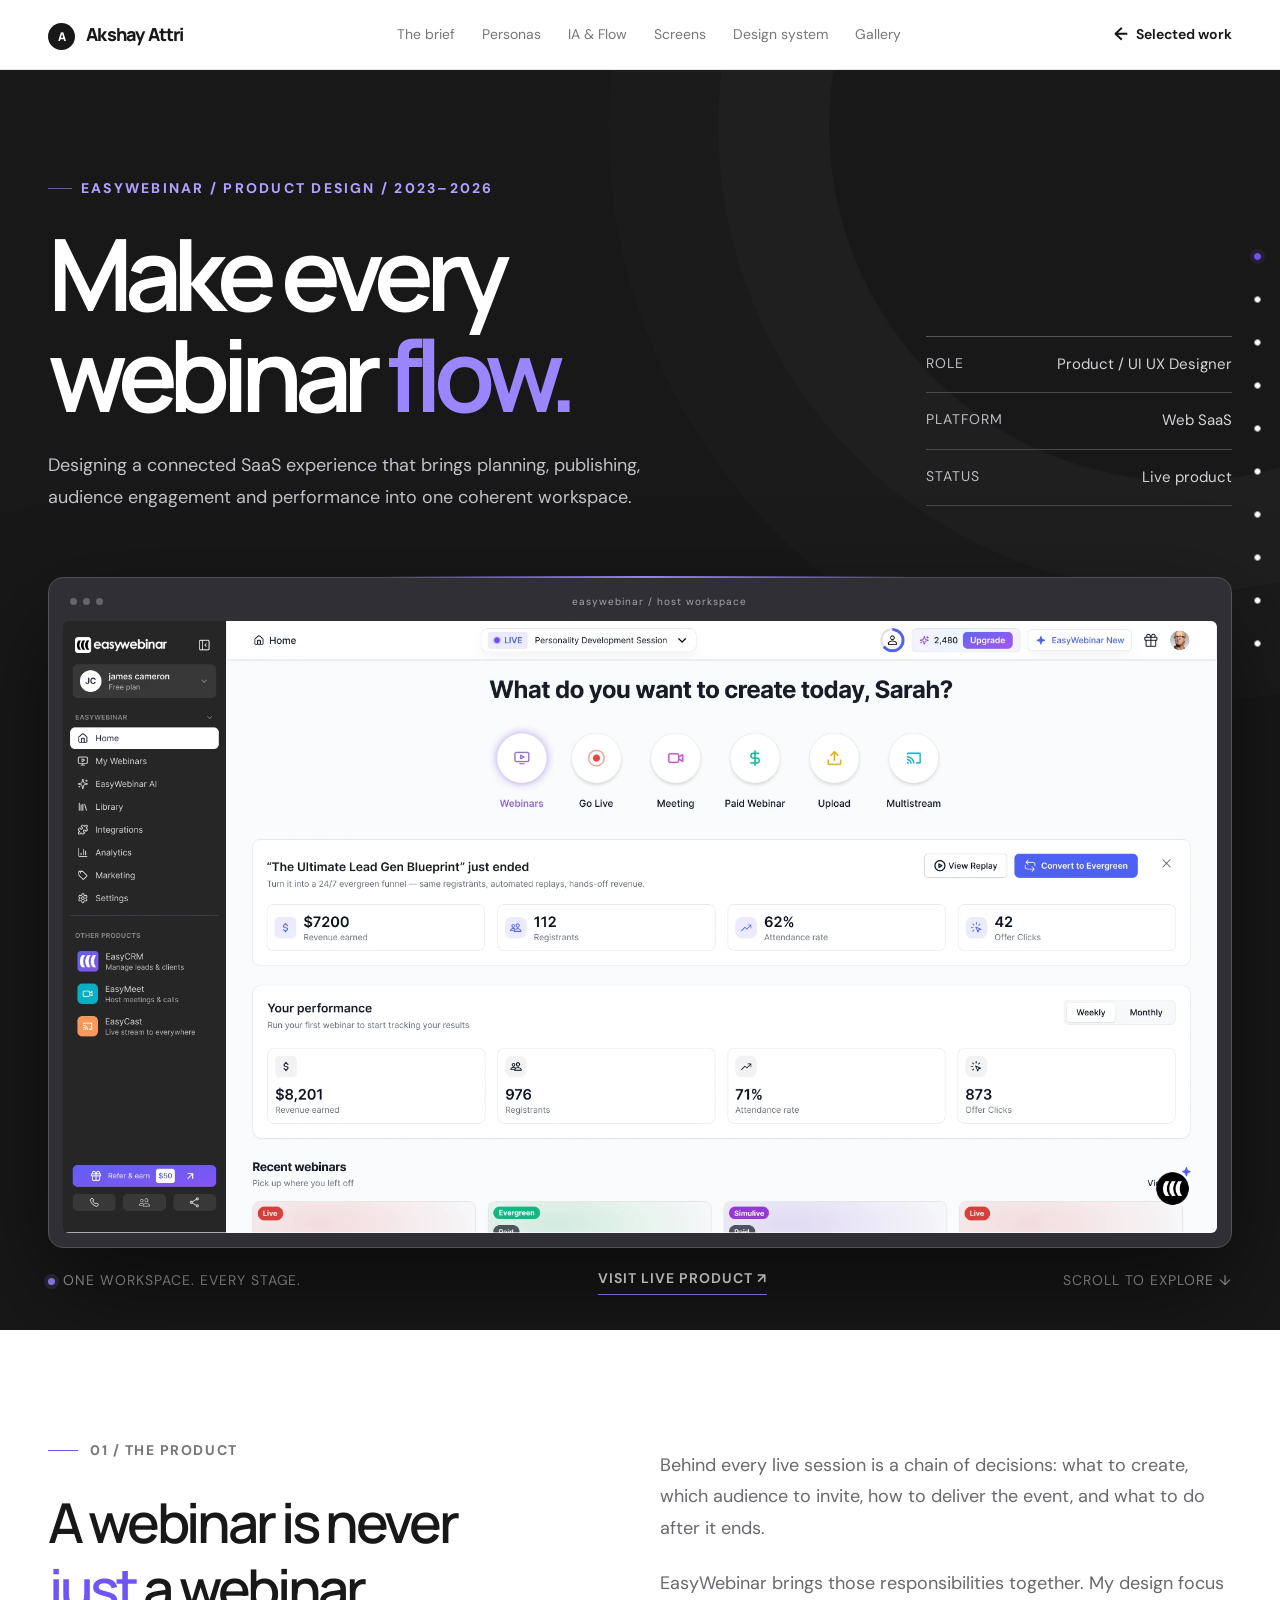
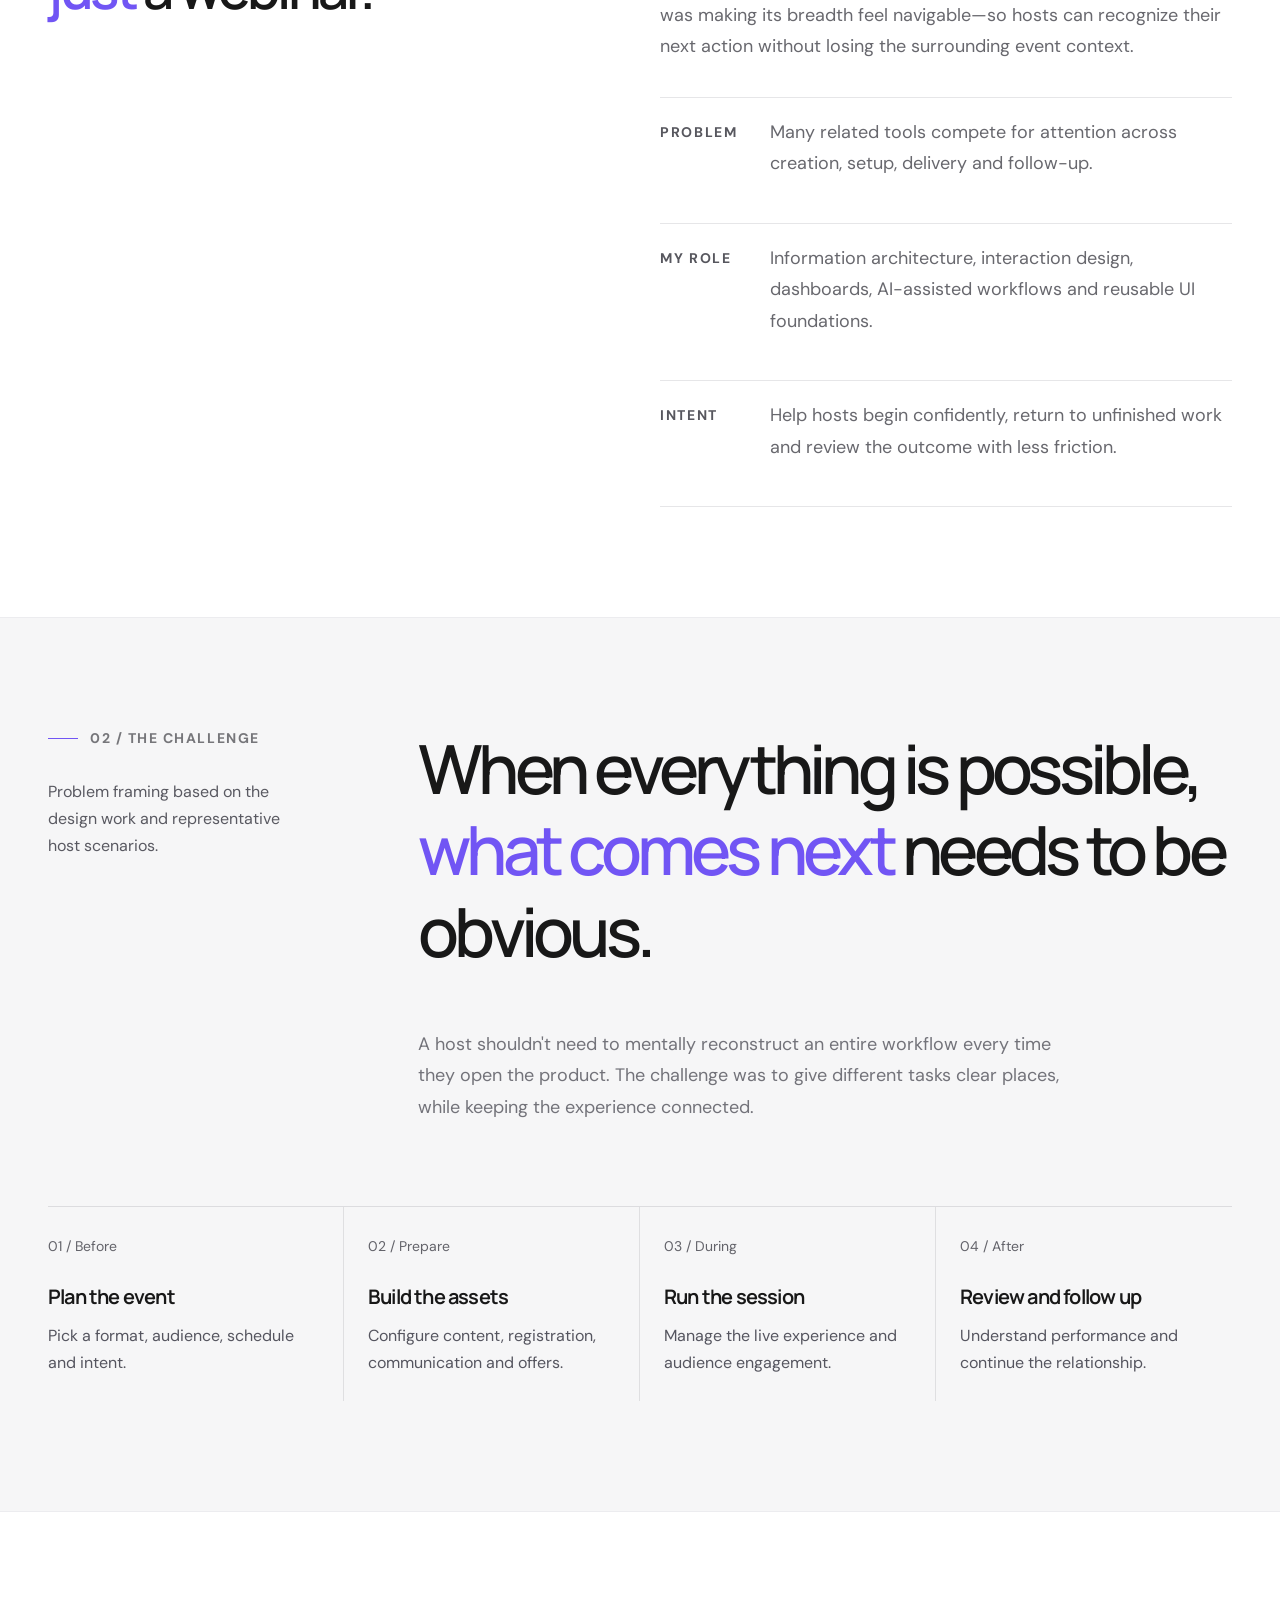
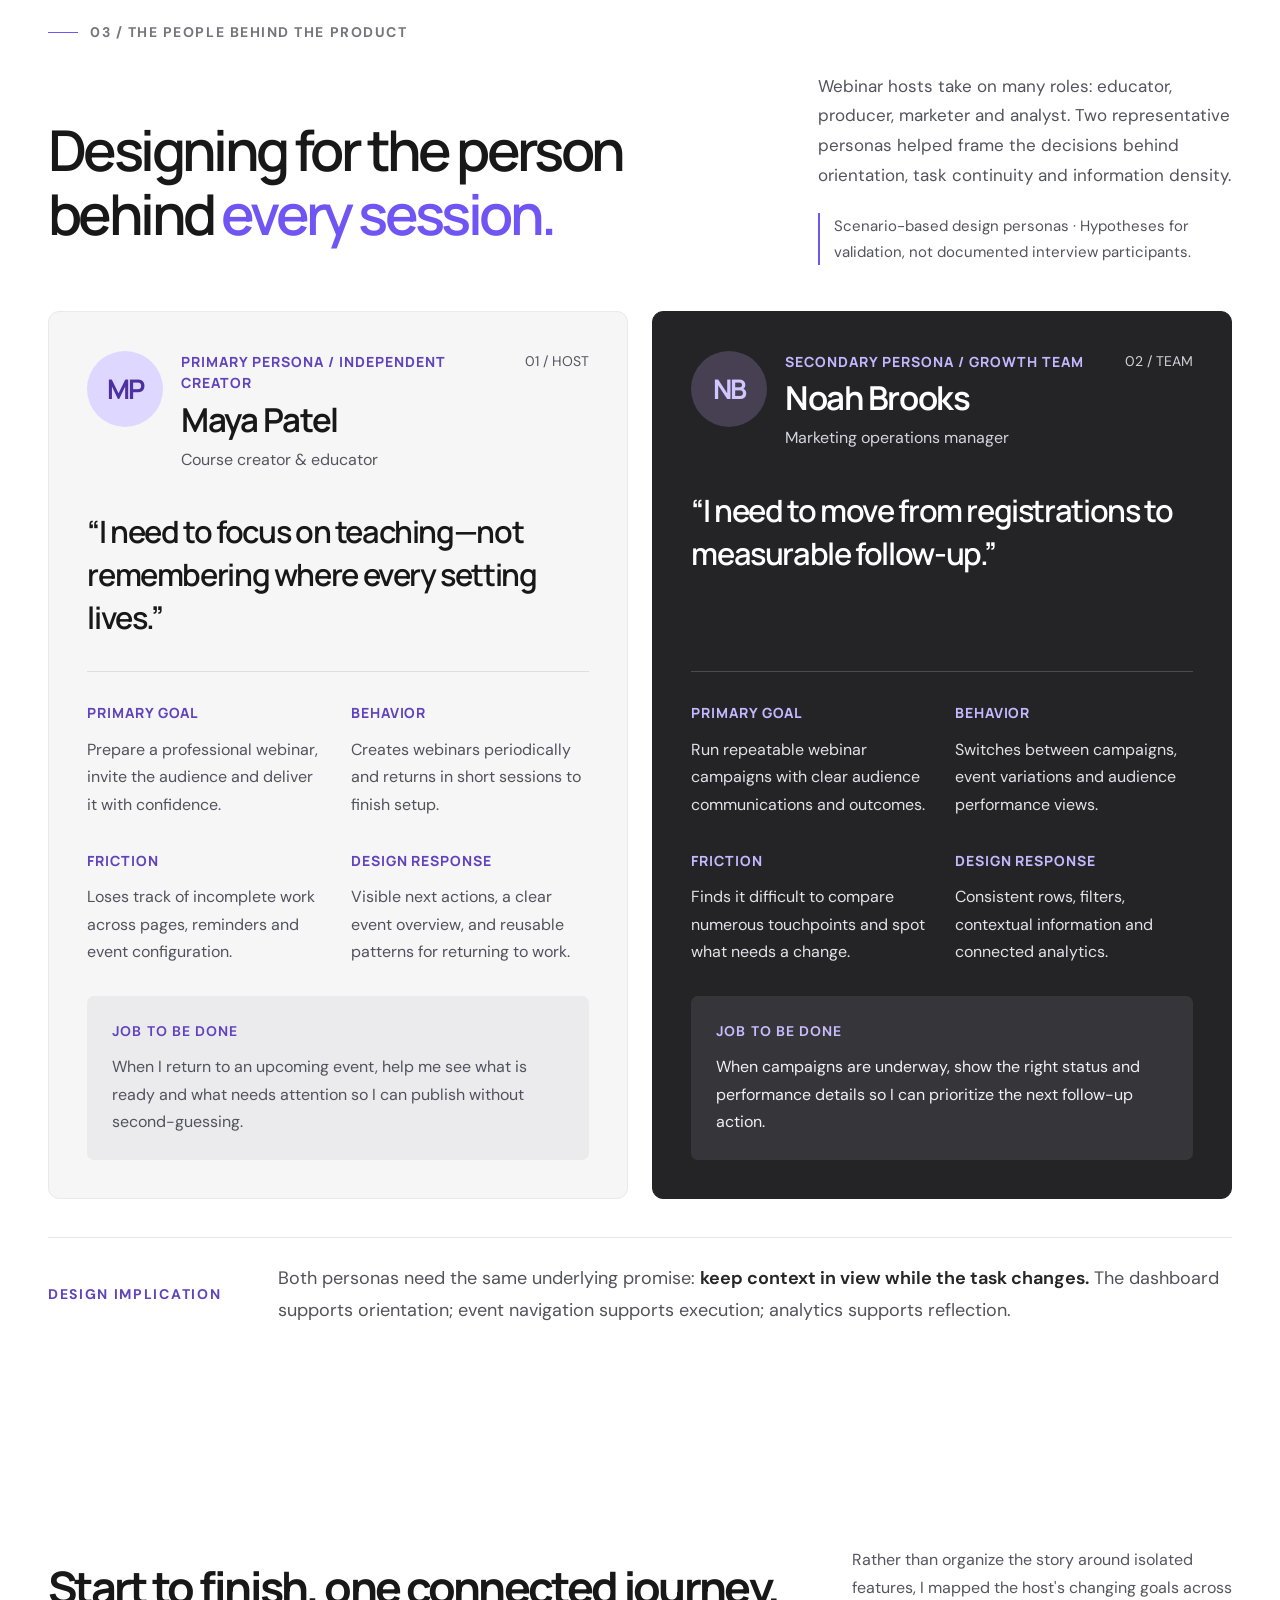
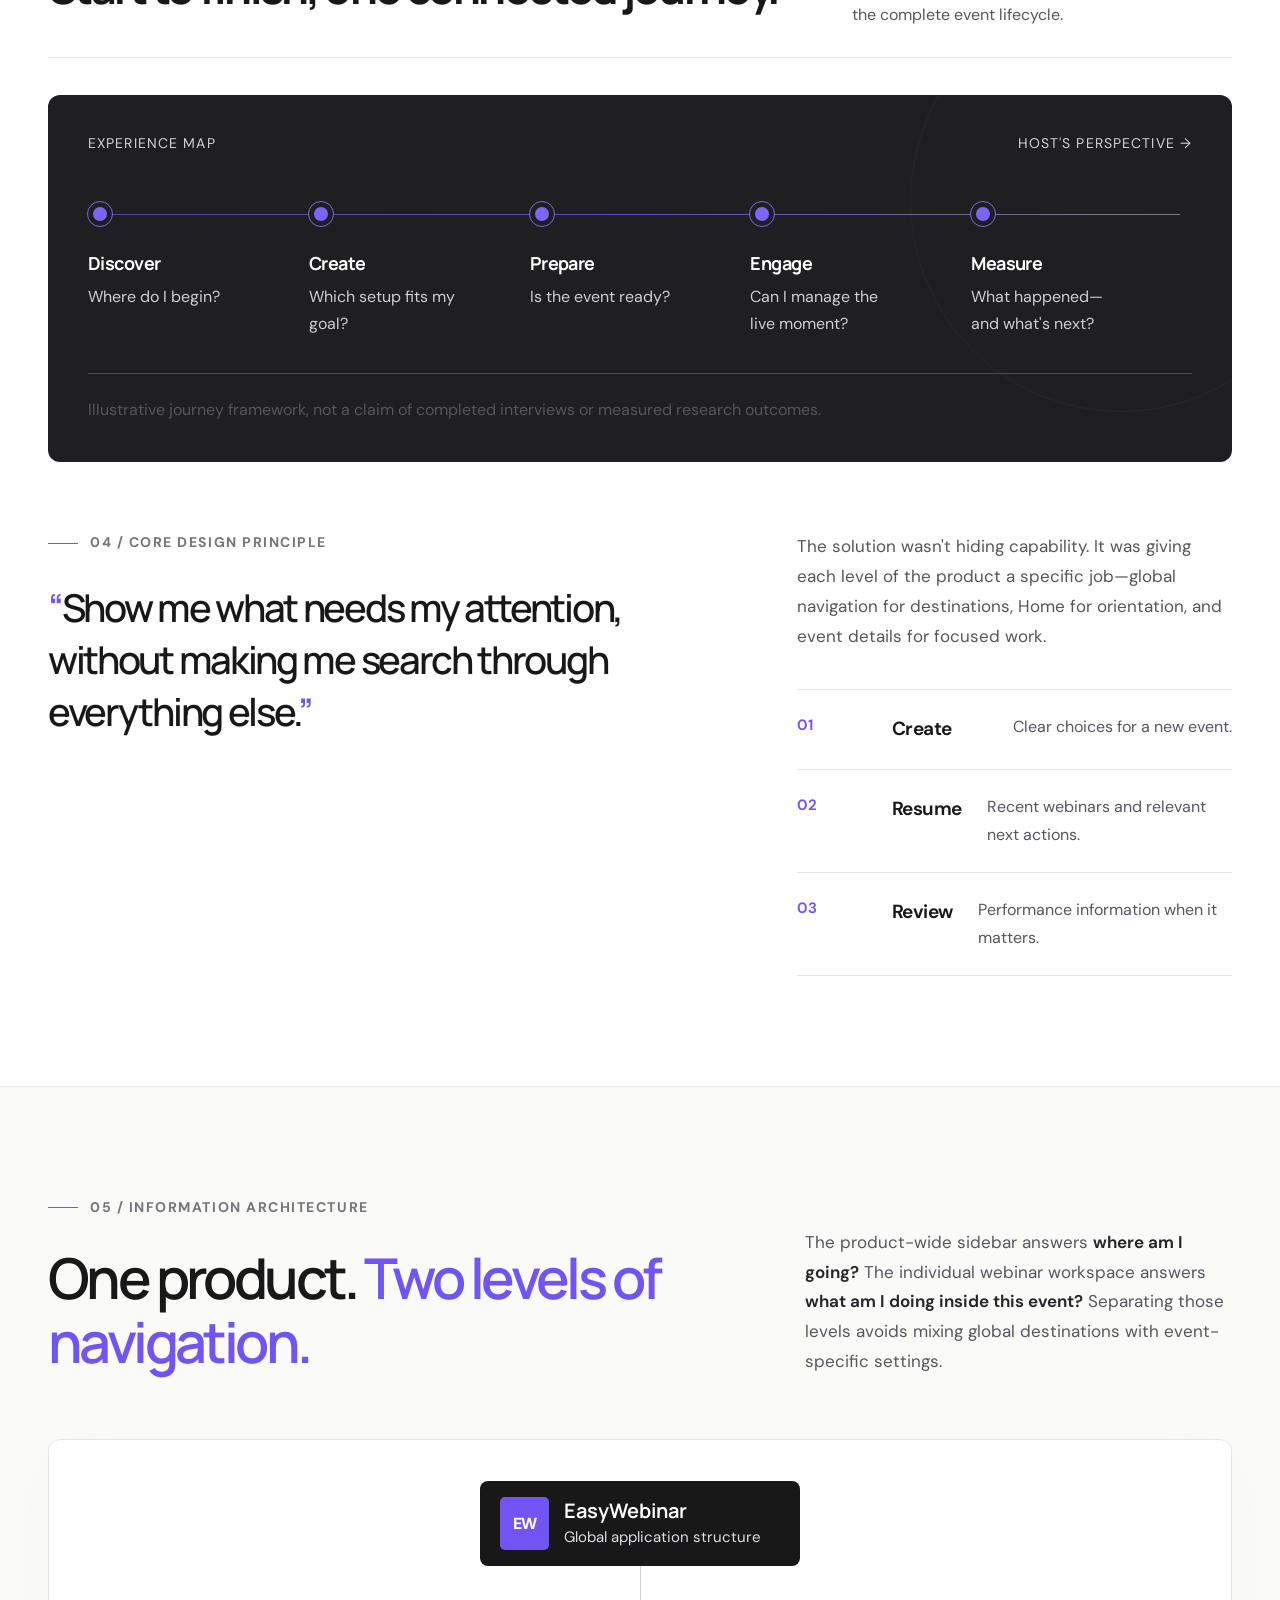
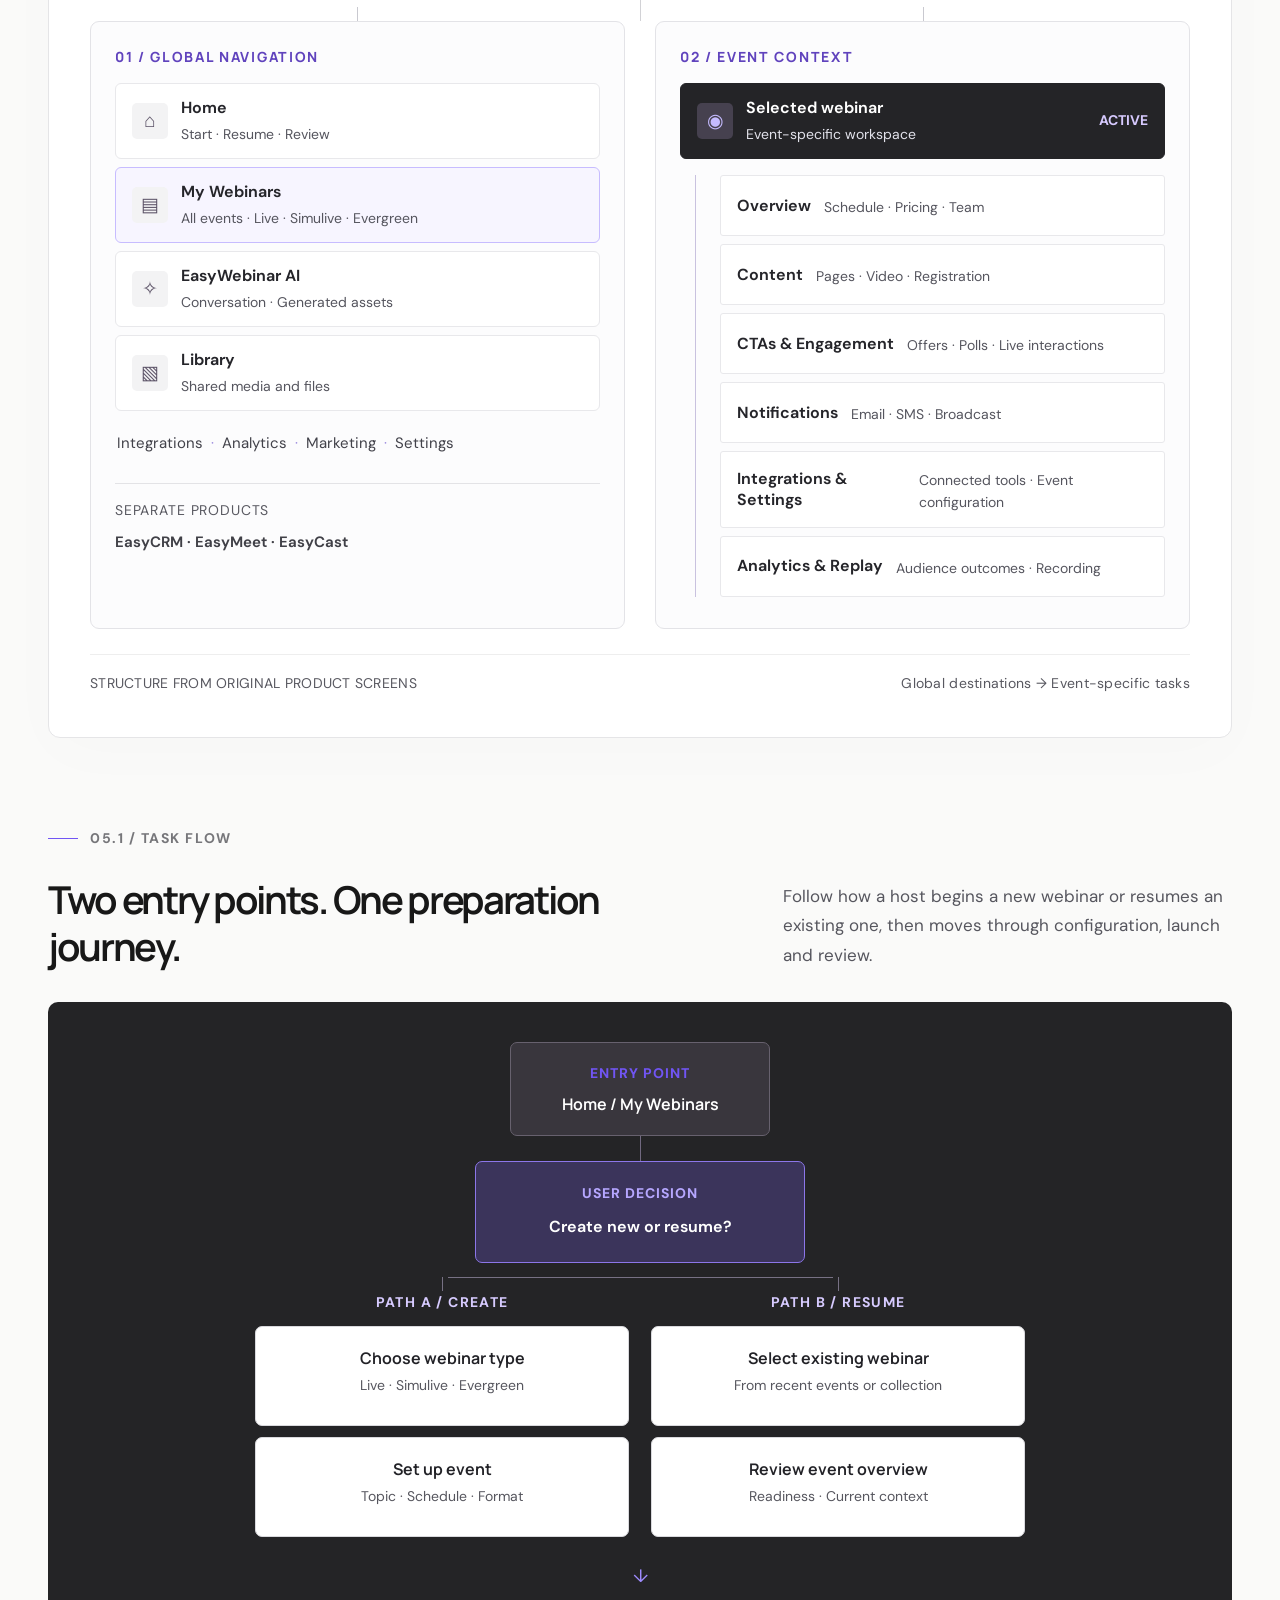
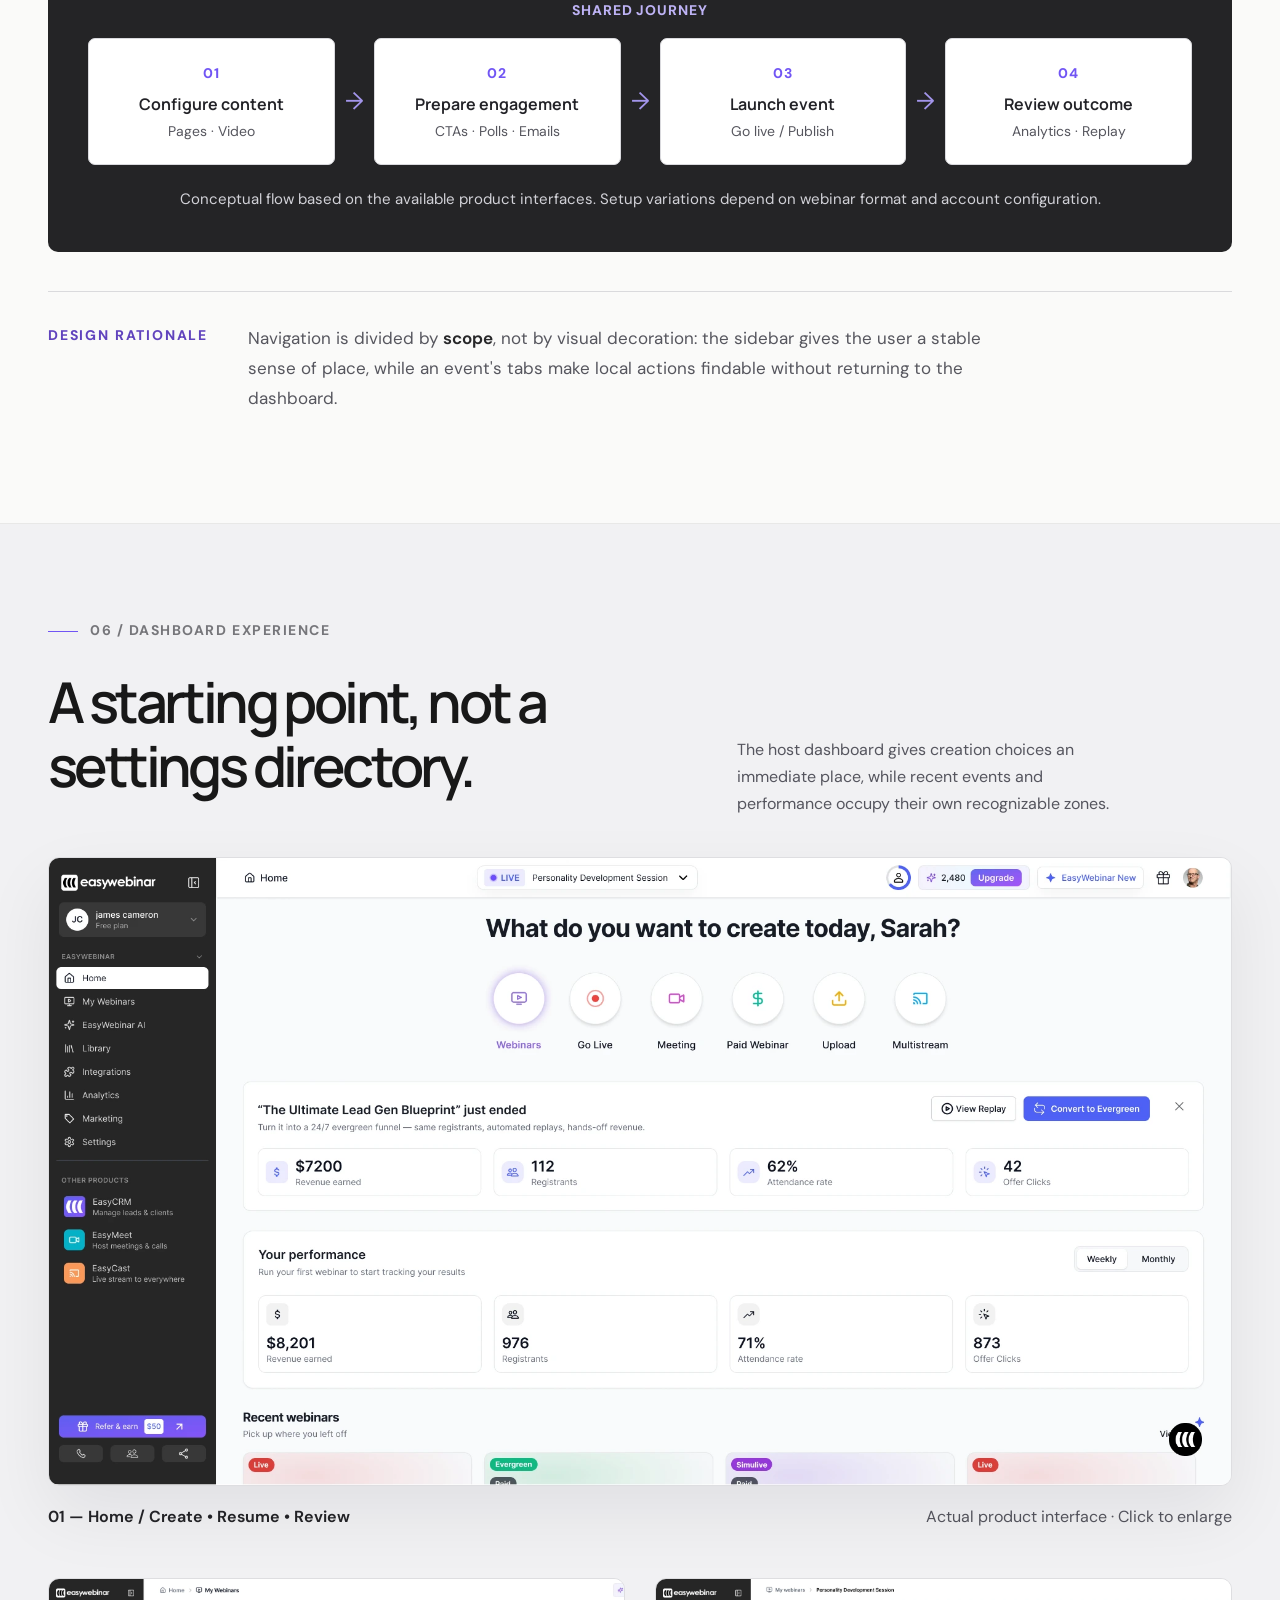
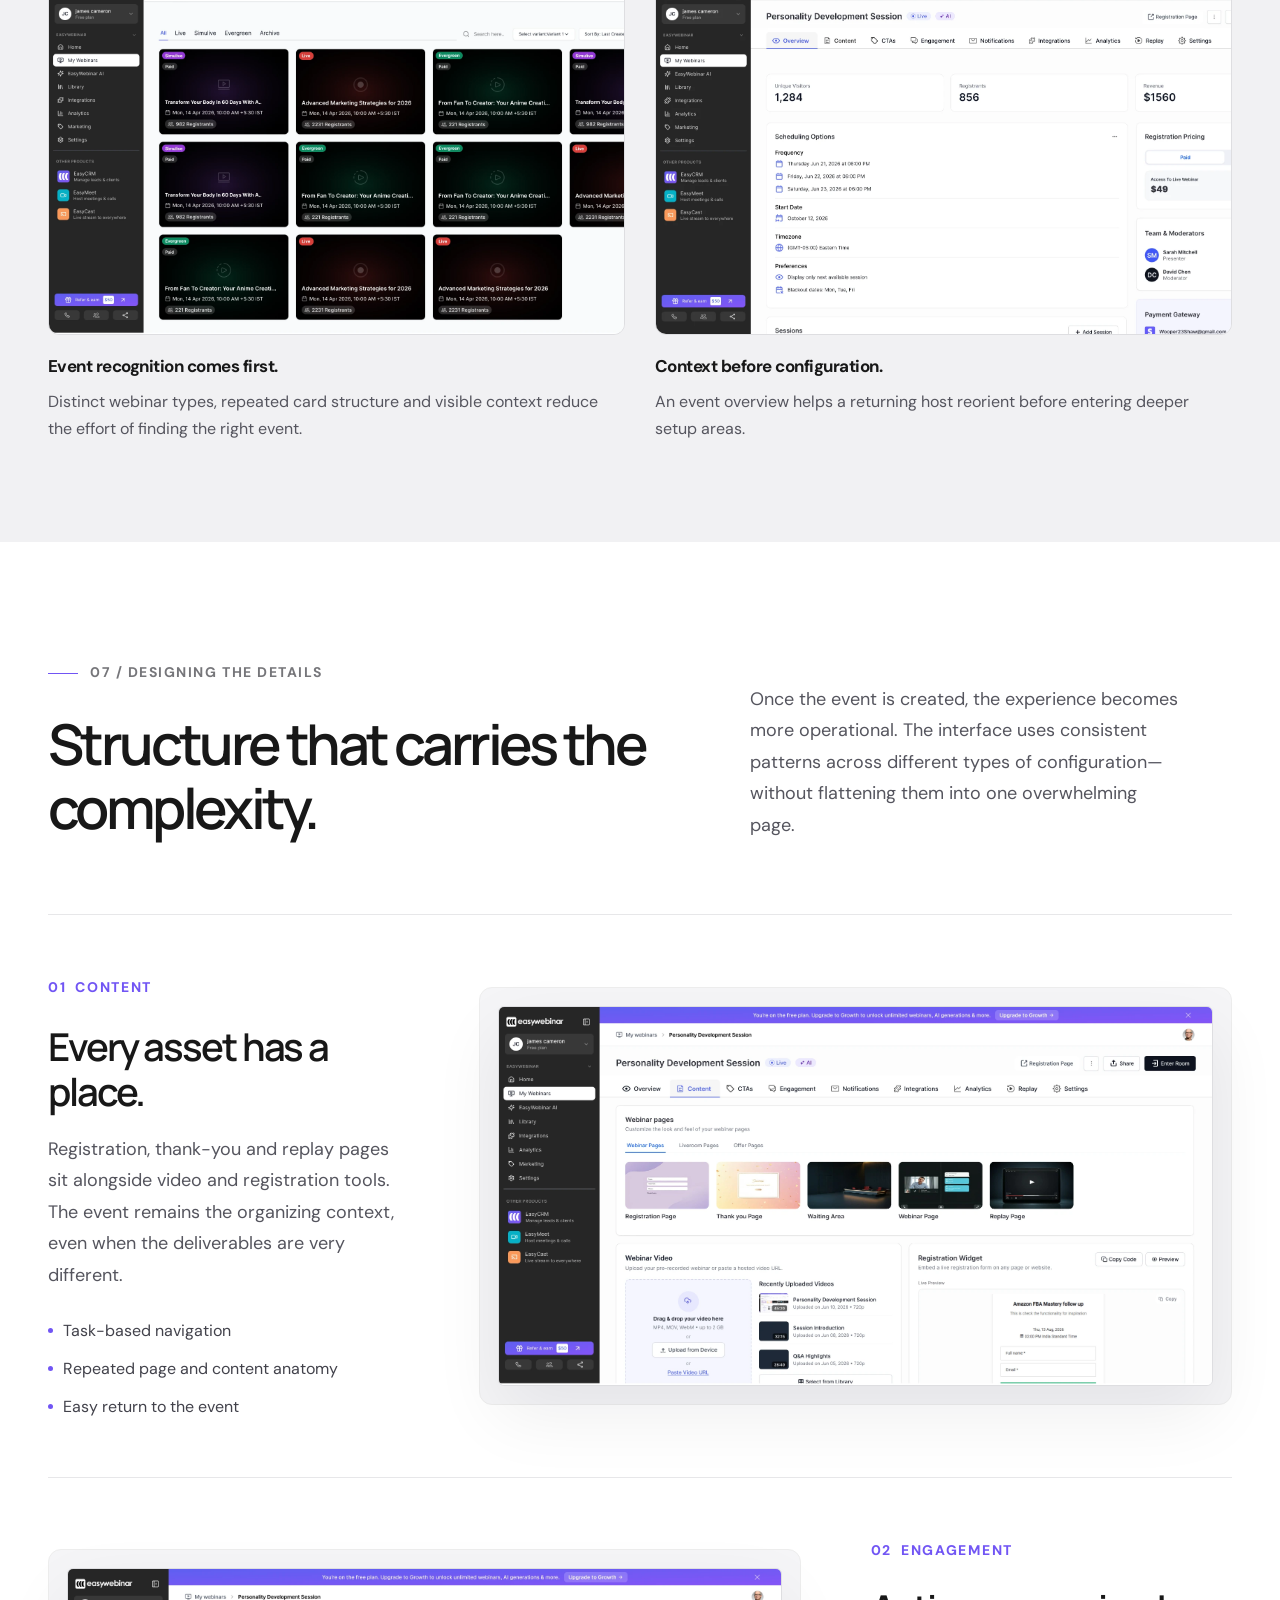
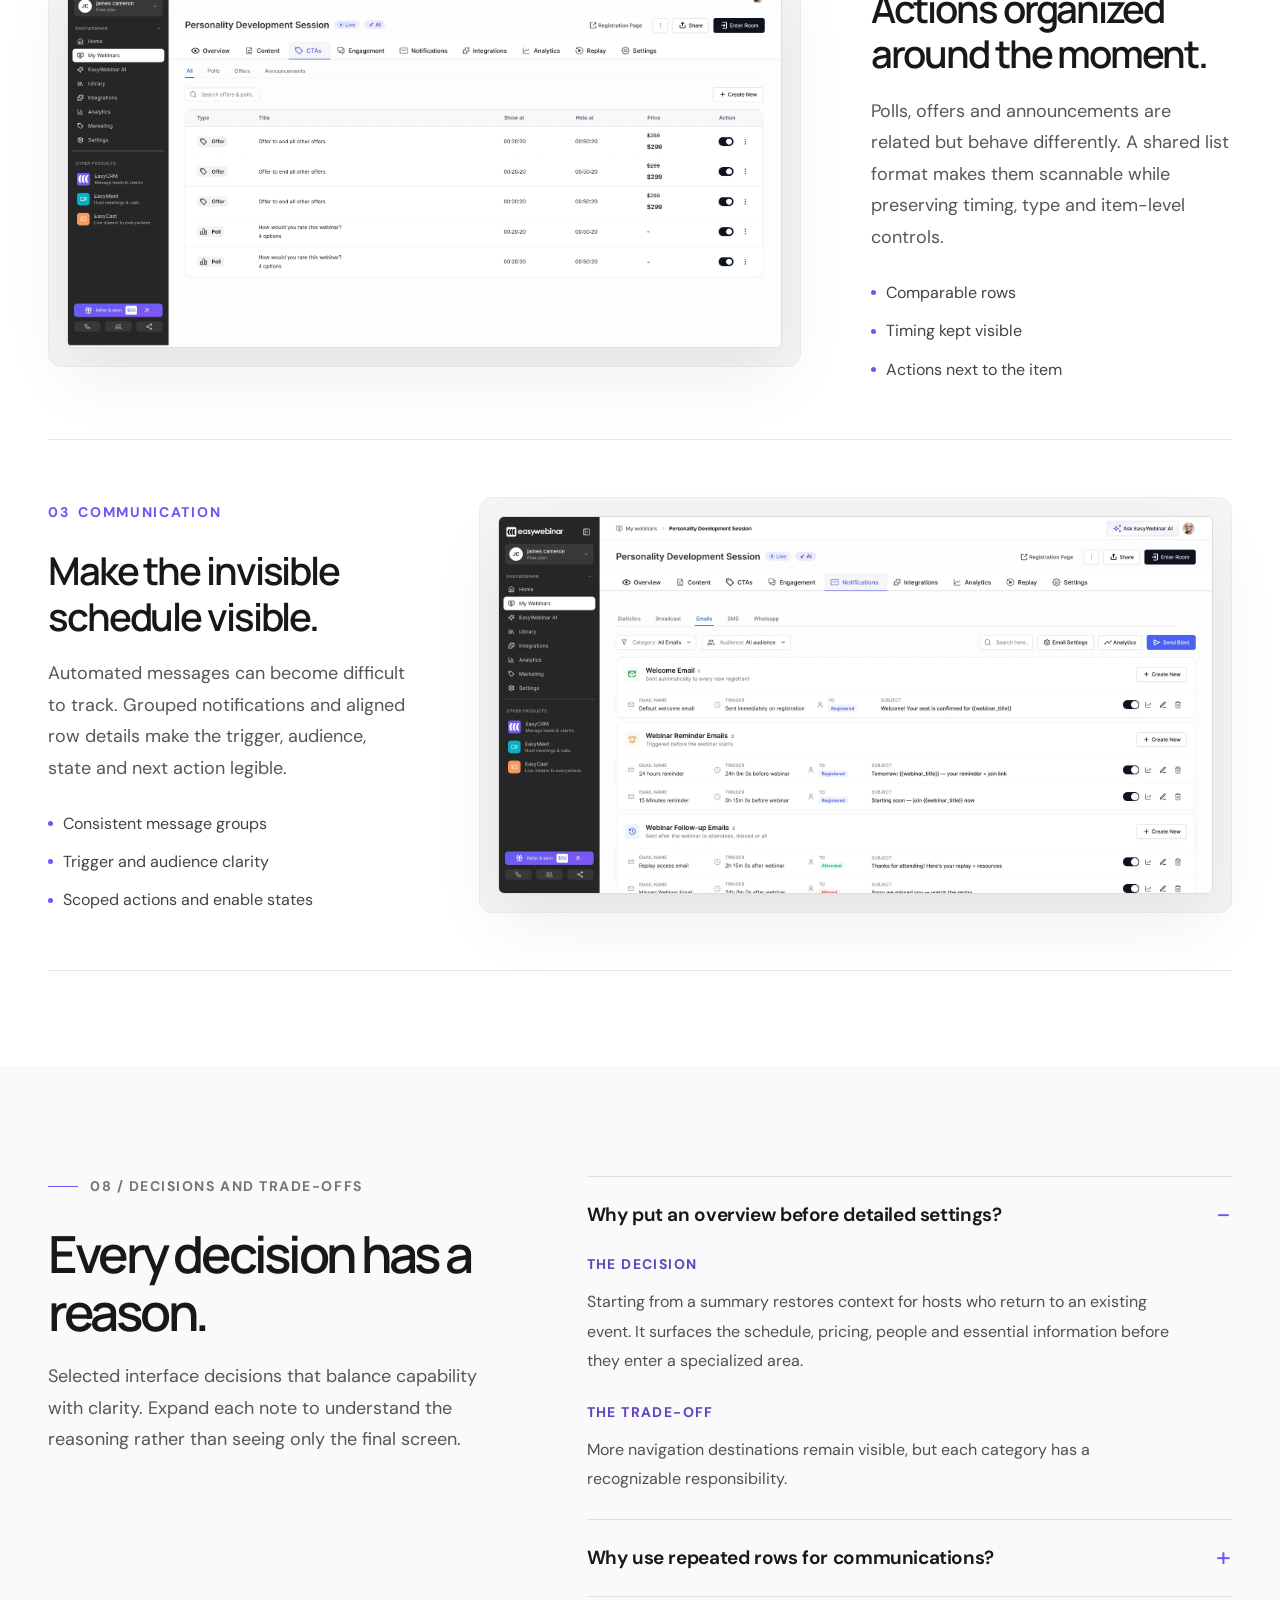
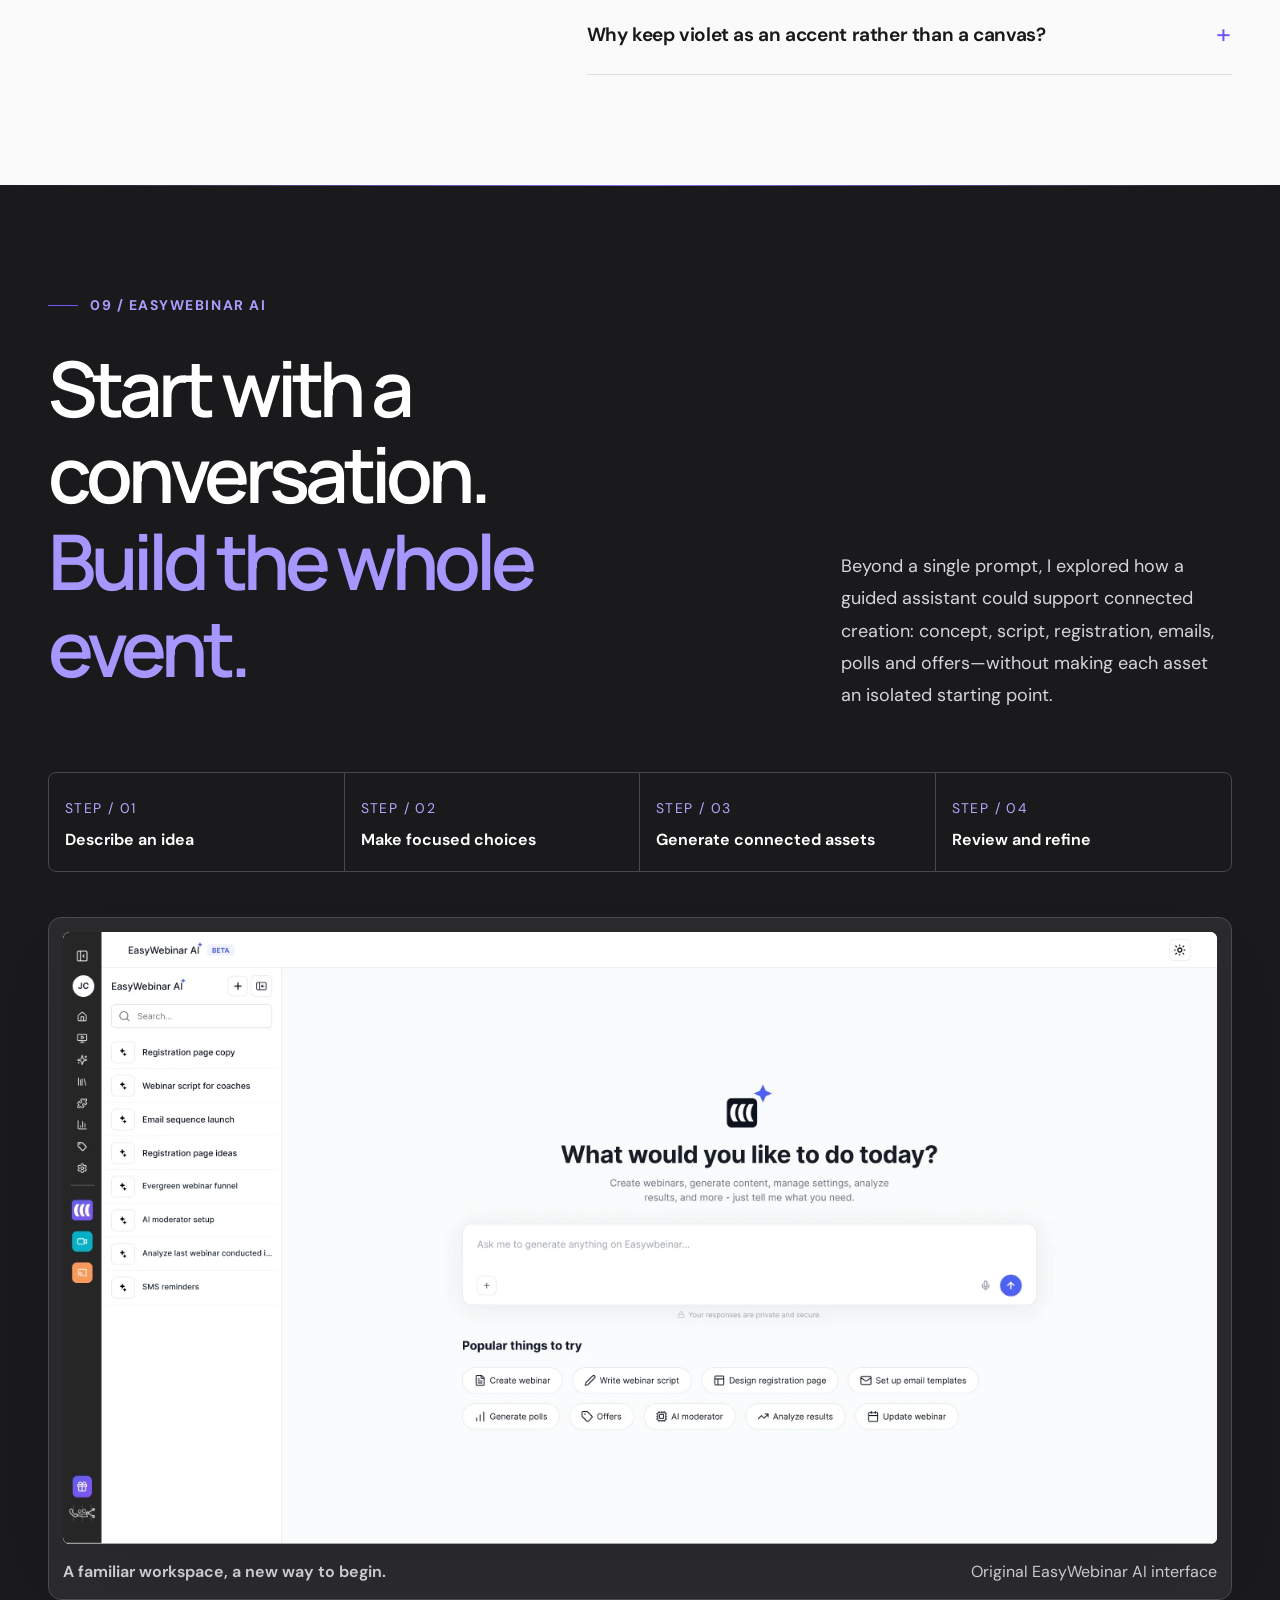
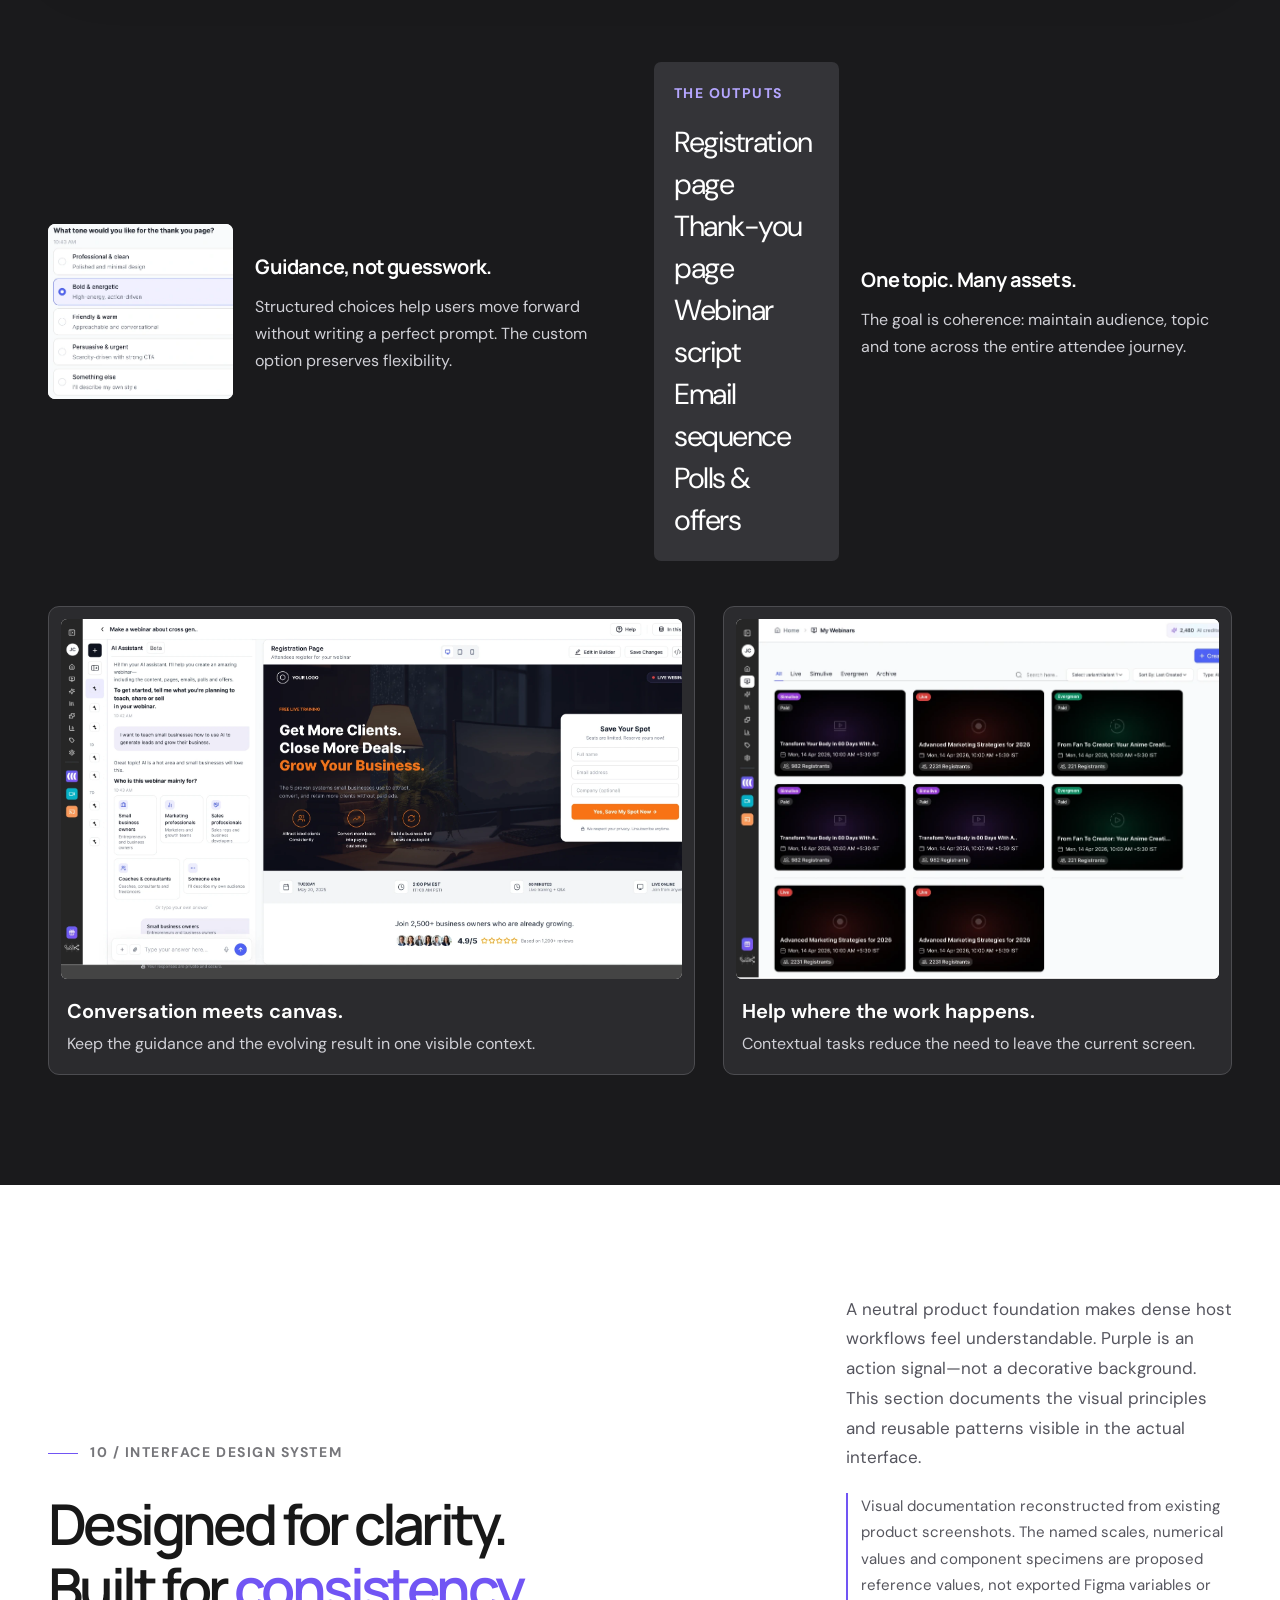
<file: easywebinar.html>
<!doctype html>
<html lang="en">
<head>
<meta charset="UTF-8">
<meta name="viewport" content="width=device-width,initial-scale=1">
<meta name="theme-color" content="#191919">
<meta name="description" content="EasyWebinar product design case study by Akshay Attri. An end-to-end webinar SaaS experience, from event creation and preparation to AI-assisted production, engagement and analysis.">
<title>EasyWebinar — Product Design Case Study | Akshay Attri</title>
<link rel="preconnect" href="https://fonts.googleapis.com">
<link rel="preconnect" href="https://fonts.gstatic.com" crossorigin>
<link href="https://fonts.googleapis.com/css2?family=DM+Sans:wght@400;450;500;550;600;650;700&family=Inter:wght@400;500;600;700;800&family=Manrope:wght@400;500;600;700;800&display=swap" rel="stylesheet">
<style>
:root{--ink:#181818;--coal:#262626;--violet:#7155f4;--blue:#5c5cf2;--soft:#f5f5f7;--line:#e6e6e8;--muted:#727276;--white:#fff;--max:1336px;--ease:cubic-bezier(.21,.85,.32,1)}
*{box-sizing:border-box}html{scroll-behavior:smooth;scroll-padding-top:86px}body{margin:0;background:#fff;color:var(--ink);font:400 16px/1.65 'DM Sans',Arial,sans-serif;-webkit-font-smoothing:antialiased}body.lock{overflow:hidden}a{color:inherit;text-decoration:none}button{font:inherit;cursor:pointer}img{display:block;max-width:100%}strong,b{font-weight:650}h1,h2,h3,h4,p{margin-top:0}h1,h2,h3{font-family:Manrope,'DM Sans',sans-serif}::selection{background:#ded8ff;color:#171717}.frame{width:min(var(--max),calc(100% - 96px));margin-inline:auto}.reading{max-width:760px}sup{font-size:.57em;top:-.65em;position:relative}.site-header{position:sticky;top:0;z-index:50;height:70px;background:#ffffffed;backdrop-filter:blur(18px);border-bottom:1px solid #e8e8e9}.site-header .frame{display:flex;height:100%;align-items:center;justify-content:space-between;gap:24px}.signature{font-weight:800;font-family:Manrope,sans-serif;letter-spacing:-.8px;font-size:17px}.signature i{display:inline-grid;place-items:center;font-style:normal;background:#181818;color:#fff;width:27px;height:27px;border-radius:50%;font-size:12px;margin-right:8px}.site-header nav{display:flex;align-items:center;gap:27px;font-size:12px;color:#777}.site-header nav a{transition:color .2s}.site-header nav a:hover{color:#141414}.backlink{display:flex;align-items:center;gap:8px;font-size:12px;font-weight:650}.backlink span{font-size:18px;line-height:1}.progress-line{height:2px;background:var(--violet);width:0%;position:absolute;bottom:-1px;left:0;transition:width .07s linear}.chapter-rail{position:fixed;top:50%;transform:translateY(-50%);right:19px;z-index:42;display:flex;flex-direction:column;align-items:flex-end;gap:14px}.chapter-rail a{display:flex;align-items:center;gap:10px;justify-content:end;color:#9b9b9b;font-size:10px;font-weight:650;letter-spacing:.04em}.chapter-rail a span{background:#fff;border:1px solid #e0e0e0;padding:5px 8px;border-radius:4px;opacity:0;transform:translateX(4px);transition:.2s;white-space:nowrap;box-shadow:0 8px 22px #00000012}.chapter-rail a:hover span,.chapter-rail a:focus-visible span{opacity:1;transform:none}.chapter-rail a i{width:7px;height:7px;border:1.5px solid #858585;border-radius:50%;background:white;transition:.2s}.chapter-rail a.current i{border-color:#7254e8;background:#7254e8;box-shadow:0 0 0 4px #7254e823}.tiny{display:inline-flex;align-items:center;gap:9px;text-transform:uppercase;letter-spacing:.16em;font-size:11px;font-weight:750;line-height:1.4}.tiny .dash{width:24px;height:1px;background:currentColor;opacity:.5}.number{font-size:12px;letter-spacing:.08em;font-family:Manrope,sans-serif;font-weight:700;color:#96969b}.hero{background:var(--ink);color:#fff;overflow:hidden;position:relative}.hero:before{content:"";position:absolute;right:-260px;top:-300px;width:710px;height:710px;border:1px solid #ffffff0a;border-radius:50%;box-shadow:0 0 0 110px #ffffff04,0 0 0 220px #ffffff03;pointer-events:none}.hero .frame{position:relative}.hero-intro{padding:98px 0 64px;display:grid;grid-template-columns:minmax(0,1.1fr) minmax(230px,.42fr);gap:75px;align-items:end}.hero .tiny{color:#b3a1ff}.hero h1{font-size:clamp(58px,7.8vw,122px);line-height:1.01;letter-spacing:-.083em;font-weight:650;margin:24px 0 25px;max-width:1040px}.hero h1 em{font-style:normal;color:#9b86ff}.hero-deck{font-size:clamp(17px,1.6vw,22px);line-height:1.6;color:#c1c1c8;max-width:620px;margin:0}.hero-aside{padding-bottom:7px;border-top:1px solid #555;display:grid;grid-template-columns:1fr;gap:0}.hero-aside>div{padding:15px 0;border-bottom:1px solid #4a4a4a;display:flex;justify-content:space-between;gap:20px;font-size:13px;color:#d5d5d9}.hero-aside span{color:#8c8c92;font-size:11px;text-transform:uppercase;letter-spacing:.08em}.hero-preview{padding:14px;background:#303034;border:1px solid #505055;border-radius:15px;box-shadow:0 40px 100px #0008;position:relative}.hero-preview:before{content:"";position:absolute;width:45%;height:2px;top:-2px;left:28%;background:linear-gradient(90deg,transparent,#9580ff,transparent)}.browser-bar{height:29px;display:flex;gap:6px;align-items:center;padding:0 7px 11px}.browser-bar i{width:7px;height:7px;background:#656569;border-radius:50%}.browser-bar span{margin:auto;color:#a5a5b0;font-size:10px;letter-spacing:.1em}.hero-shot{width:100%;aspect-ratio:1920/1018;object-fit:cover;object-position:top;border-radius:6px;cursor:zoom-in}.hero-footer{display:flex;justify-content:space-between;gap:20px;align-items:center;padding:20px 0 35px;color:#9f9fa5;font-size:11px;letter-spacing:.07em;text-transform:uppercase}.live-link{color:#fff;border-bottom:1px solid #9d8bff;padding-bottom:4px;font-weight:650}.mini-signal{display:inline-flex;align-items:center;gap:8px}.mini-signal:before{content:"";width:7px;height:7px;background:#9b86ff;border-radius:50%;box-shadow:0 0 0 4px #9b86ff26}.sec{padding:110px 0}.section-num{display:flex;align-items:center;gap:12px;color:#76767a;font-size:12px;letter-spacing:.11em;text-transform:uppercase;font-weight:700;margin-bottom:28px}.section-num:before{content:"";width:30px;height:1px;background:#7155f4}.section-title{font-size:clamp(35px,4.4vw,68px);line-height:1.13;letter-spacing:-.064em;font-weight:600;margin-bottom:20px;max-width:910px}.section-text{max-width:660px;font-size:17px;line-height:1.75;color:#73737a}.intro-grid{display:grid;grid-template-columns:1fr 1.14fr;gap:110px}.intro-grid .intro-big{font-family:Manrope,sans-serif;font-size:clamp(36px,4.3vw,61px);line-height:1.2;letter-spacing:-.06em;font-weight:570}.intro-grid .intro-big em{color:#7155f4;font-style:normal}.intro-grid .right-column{padding-top:10px}.intro-grid .right-column p{font-size:17px;line-height:1.8;color:#68686e;margin-bottom:24px}.memo-list{margin-top:34px;border-top:1px solid var(--line)}.memo{padding:19px 0;display:grid;grid-template-columns:90px 1fr;gap:20px;border-bottom:1px solid var(--line);align-items:start}.memo small{font-size:10px;color:#8d8d90;text-transform:uppercase;letter-spacing:.12em;font-weight:700;padding-top:4px}.memo p{margin:0;color:#35353b;font-size:14px;line-height:1.65}.manifesto{background:#f6f6f7;border-top:1px solid #ececef;border-bottom:1px solid #ececef}.manifesto-layout{display:grid;grid-template-columns:270px 1fr;gap:100px}.manifesto-layout aside p{max-width:240px;font-size:13px;color:#85858b}.manifesto-big{font-size:clamp(37px,5.3vw,77px);line-height:1.2;letter-spacing:-.07em;font-weight:550;font-family:Manrope,sans-serif}.manifesto-big em{font-style:normal;color:#7155f4}.jobs-line{display:grid;grid-template-columns:repeat(4,1fr);margin-top:65px;border-top:1px solid #dcdcdf}.job{padding:23px 24px 25px 0;border-right:1px solid #dfdfe1}.job:not(:first-child){padding-left:24px}.job:last-child{border-right:0}.job small{font-size:11px;color:#a2a2a7}.job h3{font-size:17px;font-weight:650;letter-spacing:-.04em;margin:19px 0 8px}.job p{font-size:13px;line-height:1.7;color:#7a7a80;margin:0}.section-topline{display:flex;align-items:center;justify-content:space-between;gap:30px;border-bottom:1px solid var(--line);padding-bottom:29px;margin-bottom:37px}.section-topline h2{font-size:clamp(28px,3.5vw,48px);letter-spacing:-.06em;line-height:1.2;margin:0}.section-topline p{font-size:14px;line-height:1.6;color:#89898d;margin:0;max-width:380px}.journey-shell{background:#1f1f21;border-radius:12px;color:#fff;padding:37px 40px 39px;position:relative;overflow:hidden}.journey-shell:after{content:"";position:absolute;top:-105px;right:-100px;width:420px;height:420px;border:1px solid #ffffff09;border-radius:50%}.journey-top{display:flex;justify-content:space-between;gap:20px;font-size:11px;color:#bbb;letter-spacing:.08em;text-transform:uppercase}.journey-axis{display:grid;grid-template-columns:repeat(5,1fr);gap:0;margin-top:46px;position:relative}.journey-axis:before{content:"";position:absolute;left:12px;right:12px;top:12px;height:1px;background:linear-gradient(90deg,#6251b8,#7155f4,#909095);opacity:.8}.journey-phase{padding-right:20px;position:relative}.journey-dot{width:24px;height:24px;border:5px solid #1f1f21;outline:1px solid #7e67e4;background:#7c65ff;border-radius:50%;margin:0 0 22px;position:relative;z-index:1}.journey-phase h3{font-size:16px;margin-bottom:6px;letter-spacing:-.03em}.journey-phase p{font-size:12px;line-height:1.7;color:#aaa9af;max-width:155px;margin:0}.journey-bottom{font-size:12px;color:#a9a9b0;border-top:1px solid #4a4a4a;padding-top:22px;margin-top:36px}.framework{display:grid;grid-template-columns:1.2fr .8fr;gap:96px;margin-top:70px;align-items:start}.framework-quote{font-size:clamp(27px,3vw,43px);letter-spacing:-.06em;line-height:1.36;font-family:Manrope,sans-serif;font-weight:550}.framework-quote:before{content:'“';color:#7155f4}.framework-quote:after{content:'”';color:#7155f4}.framework p{color:#73737a;line-height:1.75}.concept{margin-top:38px;border-top:1px solid var(--line)}.concept-row{display:grid;grid-template-columns:70px 1fr auto;gap:25px;padding:23px 0;border-bottom:1px solid var(--line);align-items:start}.concept-row span{color:#7155f4;font-weight:650;font-size:13px}.concept-row strong{font-size:17px;letter-spacing:-.025em}.concept-row p{font-size:13px;color:#8b8b8e;max-width:290px;margin:0}.plate-band{background:#f1f1f3;padding:96px 0 100px}.plate-heading{display:grid;grid-template-columns:1fr .8fr;align-items:end;gap:70px;padding-bottom:40px}.plate-heading h2{max-width:850px}.plate-heading p{max-width:380px;color:#77777c;line-height:1.75;margin:0;font-size:15px}.app-shot{background:#fff;border:1px solid #dedee1;box-shadow:0 28px 70px #15151c12;border-radius:11px;overflow:hidden;position:relative}.app-shot >img{width:100%;height:auto}.zoom{cursor:zoom-in}.image-button{display:block;width:100%;padding:0;border:0;text-align:left;background:transparent;position:relative;cursor:zoom-in}.image-button img{width:100%}.image-button:focus-visible{outline:3px solid #7155f4;outline-offset:2px}.shot-expand{position:absolute;right:14px;top:14px;background:#fff;border:1px solid #e8e8eb;padding:8px 11px;border-radius:30px;font-size:11px;color:#24242a;box-shadow:0 3px 15px #0001;opacity:0;transform:translateY(-4px);transition:.2s}.image-button:hover .shot-expand,.image-button:focus-visible .shot-expand{opacity:1;transform:none}.plate-annotation{display:flex;justify-content:space-between;gap:35px;align-items:baseline;padding-top:17px;font-size:12px;color:#77777c}.plate-annotation strong{color:#242428;font-size:13px}.detail-columns{display:grid;grid-template-columns:1fr 1fr;gap:30px;margin-top:48px}.detail-columns .app-shot{box-shadow:none}.detail-caption{font-size:14px;font-weight:700;margin-top:17px;letter-spacing:-.03em}.detail-caption span{display:block;font-size:12px;font-weight:400;line-height:1.7;letter-spacing:0;color:#828289;margin-top:7px}.workflow{padding:120px 0 95px}.workflow-header{display:grid;grid-template-columns:1fr .8fr;gap:100px;align-items:end;margin-bottom:55px}.workflow-header p{color:#707078;max-width:430px}.feature{display:grid;grid-template-columns:minmax(280px,.72fr) minmax(0,1.5fr);gap:70px;align-items:center;padding:56px 0;border-top:1px solid #e7e7e9}.feature:last-child{border-bottom:1px solid #e7e7e9}.feature.reverse{grid-template-columns:minmax(0,1.5fr) minmax(280px,.72fr)}.feature.reverse .feature-copy{order:2}.feature.reverse .feature-visual{order:1}.feature-title{font-size:clamp(29px,3vw,44px);line-height:1.18;letter-spacing:-.055em;font-weight:600;margin:22px 0 19px}.feature-copy>p{color:#74747b;font-size:15px;line-height:1.8;margin-bottom:26px}.feature-points{display:grid;gap:11px}.feature-points span{font-size:12px;display:flex;align-items:center;gap:10px;color:#42424b}.feature-points span:before{content:"";height:5px;width:5px;background:#7155f4;border-radius:50%;flex-shrink:0}.feature-visual{background:#f5f5f7;padding:18px;border:1px solid #ededed;border-radius:13px;min-width:0}.feature-visual .app-shot{border-radius:6px}.feature-index{display:inline-flex;gap:9px;align-items:center;color:#7155f4;font-size:11px;text-transform:uppercase;letter-spacing:.12em;font-weight:750}.decision-band{padding:110px 0;background:#fafafa}.decision-wrap{display:grid;grid-template-columns:.82fr 1.18fr;gap:90px}.decision-wrap .section-title{font-size:clamp(36px,4vw,57px)}.decision-lead{color:#74747a;font-size:15px;line-height:1.8;max-width:440px}.decision-list{border-top:1px solid #dedee2}.decision-list details{border-bottom:1px solid #dedee2;padding:0}.decision-list summary{list-style:none;padding:25px 32px 25px 0;position:relative;cursor:pointer;font-weight:650;font-size:17px;line-height:1.4;letter-spacing:-.02em}.decision-list summary::-webkit-details-marker{display:none}.decision-list summary:after{content:'+';position:absolute;right:1px;top:23px;font-size:27px;font-weight:400;color:#7155f4;line-height:1}.decision-list details[open] summary:after{content:'−'}.decision-list details p{font-size:14px;line-height:1.78;color:#6c6c72;margin:0 0 25px;max-width:590px}.decision-label{color:#7155f4;font-size:11px;font-weight:700;letter-spacing:.1em;display:block;margin-bottom:10px;text-transform:uppercase}.ai-stage{background:#1a1a1c;color:white;padding:110px 0 110px;overflow:hidden;position:relative}.ai-stage:before{content:"";height:1px;position:absolute;top:0;left:0;right:0;background:linear-gradient(90deg,transparent,#8270ef,transparent)}.ai-heading{display:grid;grid-template-columns:1.15fr .65fr;gap:100px;align-items:end;margin-bottom:60px}.ai-heading .section-num{color:#ad9cff}.ai-heading .section-title{font-size:clamp(45px,6vw,92px);max-width:1000px}.ai-heading .section-title em{color:#a697ff;font-style:normal}.ai-heading p{font-size:16px;line-height:1.8;color:#b0b0b7;margin:0}.ai-thread{display:grid;grid-template-columns:repeat(4,1fr);gap:0;border:1px solid #494949;border-radius:8px;overflow:hidden;margin-bottom:45px}.ai-thread>div{padding:19px 16px;border-right:1px solid #494949;min-width:0}.ai-thread>div:last-child{border:0}.ai-thread small{font-size:10px;color:#8f80fa;letter-spacing:.1em}.ai-thread strong{display:block;font-size:13px;line-height:1.4;margin:7px 0 0}.ai-main{background:#2b2b2e;border:1px solid #4c4c50;border-radius:13px;padding:14px}.ai-main .app-shot{border:0;border-radius:7px}.ai-main .image-button{background:#fff}.ai-overlay-note{display:flex;justify-content:space-between;gap:15px;margin-top:14px;color:#b1b1b6;font-size:12px}.ai-insights{display:grid;grid-template-columns:1fr 1fr;gap:28px;margin-top:62px}.ai-insight{display:grid;grid-template-columns:.5fr 1fr;gap:22px;align-items:center;min-width:0}.ai-insight img{width:100%;aspect-ratio:1/1;object-fit:cover;object-position:left center;border-radius:7px;background:white}.ai-insight h3{font-size:18px;letter-spacing:-.04em;margin:0 0 9px}.ai-insight p{color:#b4b4b9;font-size:13px;line-height:1.7;margin:0}.ai-second{display:grid;grid-template-columns:1.12fr .88fr;gap:28px;margin-top:45px}.ai-second figure{margin:0;background:#2b2b2e;border:1px solid #4c4c50;border-radius:11px;padding:12px;min-width:0}.ai-second figcaption{font-size:13px;line-height:1.7;padding:15px 6px 4px;color:#b4b4b9}.ai-second figcaption strong{display:block;color:white;font-size:16px;margin-bottom:2px}.ai-second .image-button{border-radius:6px;overflow:hidden;background:white}.ai-second img{aspect-ratio:16/9;object-fit:cover;object-position:left top}.system-stage{padding:110px 0}.system-layout{display:grid;grid-template-columns:1fr .9fr;gap:100px}.system-layout .section-title{max-width:740px}.swatches{display:grid;grid-template-columns:repeat(4,1fr);gap:12px;margin:42px 0 48px}.swatch .color-block{height:100px;border:1px solid #e7e7e7;border-radius:6px;margin-bottom:11px}.swatch strong{display:block;font-size:12px}.swatch small{display:block;color:#999;font-size:11px}.system-typo{border-top:1px solid #dfdfe0;padding-top:28px;display:flex;gap:28px;align-items:center}.system-typo b{font-family:Manrope,sans-serif;font-size:83px;letter-spacing:-.1em;line-height:1}.system-typo p{color:#8a8a8c;font-size:12px;margin:0}.system-layout aside{background:#f4f4f6;border:1px solid #ededf0;border-radius:12px;padding:35px}.system-layout aside .image-button{background:white;border-radius:6px;overflow:hidden;margin-top:15px}.system-layout aside p{font-size:14px;color:#77777e;line-height:1.8}.components-demo{display:flex;gap:10px;flex-wrap:wrap;margin:27px 0 15px}.components-demo span{padding:11px 17px;border-radius:6px;font-size:12px;border:1px solid #dedee0;background:white}.components-demo span:first-child{background:#171720;border-color:#171720;color:white}.components-demo span:last-child{color:#6252cf;background:#f2f0ff;border-color:#e8e3ff}.gallery-sec{padding:110px 0;background:#f6f6f7}.gallery-top{display:flex;align-items:end;justify-content:space-between;gap:30px}.gallery-top .section-title{margin-bottom:0}.gallery-top p{color:#77777d;font-size:15px;max-width:410px}.filters{display:flex;flex-wrap:wrap;gap:7px;margin:35px 0 26px}.filter{background:#fff;border:1px solid #dcdce0;padding:10px 14px;border-radius:50px;color:#6b6b74;font-size:12px}.filter.active{background:#181818;color:white;border-color:#181818}.gallery-grid{display:grid;grid-template-columns:repeat(2,minmax(0,1fr));gap:22px}.gallery-tile{min-width:0;background:#fff;border:1px solid #e9e9eb;border-radius:11px;overflow:hidden;transition:transform .22s,box-shadow .22s}.gallery-tile:hover{transform:translateY(-3px);box-shadow:0 12px 45px #0000000d}.gallery-tile.is-hidden{display:none}.gallery-tile img{aspect-ratio:1.85;object-fit:cover;object-position:top;width:100%;background:#fff}.gallery-tile .tile-foot{display:flex;justify-content:space-between;gap:25px;align-items:start;padding:18px 20px 22px}.gallery-tile h3{font-size:16px;line-height:1.4;letter-spacing:-.03em;margin:0 0 6px}.gallery-tile p{font-size:12px;line-height:1.6;color:#85858a;margin:0}.gallery-tile .tile-foot span{color:#9c9ca2;font-size:11px;font-weight:650}.gallery-empty{display:none;color:#7a7a7f;padding:30px 0}.reflection{padding:115px 0 90px}.reflection-layout{display:grid;grid-template-columns:1fr .8fr;gap:110px}.reflection .section-title{font-size:clamp(45px,5vw,72px)}.reflection p{font-size:17px;color:#6d6d73;line-height:1.85}.reflection aside{border-left:2px solid #7155f4;padding-left:27px}.reflection aside h3{font-size:18px;letter-spacing:-.03em}.reflection aside p{font-size:14px}.next-link{border-top:1px solid #e7e7e8;padding:34px 0 55px;display:flex;justify-content:space-between;gap:20px;align-items:center}.next-link div small{font-size:11px;color:#9a9aa0;letter-spacing:.13em;text-transform:uppercase}.next-link div strong{display:block;font-size:clamp(25px,3.5vw,44px);letter-spacing:-.06em;font-family:Manrope,sans-serif;font-weight:600;margin-top:8px}.next-link>span{font-size:30px}.site-footer{background:#181818;color:#d3d3d7;padding:28px 0;font-size:12px}.site-footer .frame{display:flex;align-items:center;justify-content:space-between;gap:20px}.site-footer a{color:#a99bff}.lightbox{border:none;box-shadow:0 30px 90px #0009;background:#171719;color:white;border-radius:12px;padding:0;width:min(96vw,1640px);max-width:96vw;max-height:94vh;overflow:hidden}.lightbox::backdrop{background:#07070aec;backdrop-filter:blur(8px)}.lbbar{height:52px;display:flex;justify-content:space-between;align-items:center;padding:0 17px;gap:12px;font-size:13px}.lbbar strong{font-size:13px}.lbbar small{color:#9a9aa0}.lb-controls{display:flex;align-items:center;gap:8px}.lb-controls button{background:#323236;color:#fff;border:1px solid #47474b;width:30px;height:30px;display:grid;place-items:center;border-radius:5px;font-size:18px;line-height:1}.lb-image-scroll{overflow:auto;max-height:calc(94vh - 52px);text-align:center;background:#252529}.lb-image-scroll img{width:100%;height:auto;margin:auto;max-width:1800px;object-fit:contain}.note{font-size:12px!important;color:#999!important;line-height:1.7!important}.reveal{opacity:1;transform:none}.js-ready .reveal{opacity:0;transform:translateY(17px);transition:opacity .7s var(--ease),transform .7s var(--ease)}.js-ready .reveal.in-view{opacity:1;transform:none}
@media(max-width:1180px){.chapter-rail{display:none}.hero-intro{gap:35px}.workflow-header{gap:50px}.feature{gap:35px}.feature.reverse{gap:35px}.system-layout{gap:50px}.manifesto-layout{gap:50px}}
@media(max-width:820px){.frame{width:calc(100% - 44px)}.site-header{height:62px}.site-header nav{display:none}.hero-intro{padding:74px 0 44px;grid-template-columns:1fr}.hero h1{font-size:clamp(53px,11vw,83px)}.hero-aside{grid-template-columns:repeat(3,1fr);gap:15px}.hero-aside>div{display:block}.hero-aside span{display:block;margin-bottom:5px}.hero-preview{padding:8px}.browser-bar{height:19px;padding-bottom:5px}.hero-footer{padding:16px 0 24px}.sec{padding:75px 0}.intro-grid,.manifesto-layout,.framework,.plate-heading,.workflow-header,.decision-wrap,.ai-heading,.system-layout,.reflection-layout{grid-template-columns:1fr;gap:30px}.manifesto-big{font-size:48px}.jobs-line{grid-template-columns:repeat(2,1fr)}.job:nth-child(2){border-right:0}.job:nth-child(-n+2){border-bottom:1px solid #dfdfe1}.journey-shell{padding:29px 25px}.journey-axis{gap:12px}.journey-phase{padding:0}.journey-phase h3{font-size:13px}.journey-phase p{font-size:11px}.concept-row{grid-template-columns:35px 1fr}.concept-row p{grid-column:2}.plate-band{padding:75px 0}.feature,.feature.reverse{grid-template-columns:1fr;gap:24px;padding:38px 0}.feature.reverse .feature-copy{order:0}.feature.reverse .feature-visual{order:1}.feature-title{margin:12px 0}.ai-stage{padding:80px 0}.ai-heading .section-title{font-size:64px}.ai-insight{grid-template-columns:.36fr 1fr}.ai-second{grid-template-columns:1fr 1fr;gap:15px}.system-layout aside{padding:25px}.gallery-top{display:block}}
@media(max-width:570px){.frame{width:calc(100% - 32px)}.signature{font-size:15px}.backlink{font-size:11px}.site-header .frame{gap:10px}.hero-intro{padding:55px 0 33px}.hero h1{font-size:clamp(49px,13vw,70px);letter-spacing:-.075em}.hero-deck{font-size:16px}.hero-aside{grid-template-columns:1fr;gap:0}.hero-aside>div{display:flex;padding:9px 0}.hero-preview{border-radius:9px;padding:5px}.hero-preview .browser-bar{display:none}.hero-preview .hero-shot{border-radius:4px}.hero-footer{font-size:9px;align-items:start}.hero-footer span:last-child{display:none}.section-num{margin-bottom:19px;font-size:10px}.section-title{font-size:clamp(33px,9vw,49px)}.intro-grid .intro-big{font-size:36px}.memo{grid-template-columns:80px 1fr;gap:12px}.memo p{font-size:13px}.manifesto-big{font-size:35px}.jobs-line{grid-template-columns:1fr;margin-top:33px}.job,.job:not(:first-child){padding:17px 0;border-right:none;border-bottom:1px solid #dfdfe1}.job:last-child{border-bottom:0}.section-topline{display:block}.section-topline p{margin-top:15px}.journey-shell{padding:24px 19px}.journey-axis{grid-template-columns:1fr;gap:23px;margin-top:27px}.journey-axis:before{top:14px;bottom:25px;left:11px;width:1px;height:auto;right:auto;background:linear-gradient(#6251b8,#7155f4,#909095)}.journey-phase{display:grid;grid-template-columns:24px 1fr;column-gap:17px}.journey-dot{grid-row:span 2;margin:0}.journey-phase h3{font-size:14px}.journey-phase p{max-width:none}.framework{margin-top:45px}.concept-row{gap:12px}.plate-band{padding:62px 0}.plate-annotation{font-size:11px}.detail-columns{grid-template-columns:1fr;margin-top:23px;gap:24px}.workflow{padding:75px 0}.feature-visual{padding:8px}.decision-band{padding:76px 0}.ai-stage{padding:75px 0}.ai-heading .section-title{font-size:clamp(42px,11vw,64px)}.ai-thread{grid-template-columns:1fr 1fr}.ai-thread>div:nth-child(2){border-right:0}.ai-thread>div:nth-child(-n+2){border-bottom:1px solid #494949}.ai-insights,.ai-second{grid-template-columns:1fr;gap:25px}.ai-insight{grid-template-columns:112px 1fr;gap:15px}.ai-main{padding:7px}.ai-overlay-note{display:block}.ai-second img{aspect-ratio:1.6}.swatches{grid-template-columns:repeat(2,1fr);gap:15px}.system-typo b{font-size:67px}.gallery-sec{padding:75px 0}.gallery-grid{grid-template-columns:1fr;gap:16px}.gallery-tile img{aspect-ratio:1.7}.gallery-tile .tile-foot{padding:15px}.reflection{padding:80px 0}.site-footer .frame{display:block}.site-footer .frame>*{display:block;margin:5px 0}.next-link{padding-bottom:43px}.shot-expand{opacity:1;transform:none;font-size:9px;padding:5px 8px;right:6px;top:6px}}
@media(prefers-reduced-motion:reduce){html{scroll-behavior:auto}*,*:before,*:after{animation:none!important;transition:none!important}.js-ready .reveal{opacity:1;transform:none}}

/* UX research artifacts: deliberately a different presentation from the Homewise case study. */
.persona-section{background:#fff}.persona-intro{display:grid;grid-template-columns:1.15fr .7fr;gap:90px;align-items:end;margin-bottom:46px}.persona-intro .section-title em,.ia-intro .section-title em{font-style:normal;color:#7155f4}.persona-intro p{font-size:15px;color:#6f6f75;line-height:1.85}.artifact-status{font-size:11px!important;color:#999!important;border-left:2px solid #7155f4;padding-left:14px;margin:22px 0 0}.persona-spread{display:grid;grid-template-columns:1fr 1fr;gap:19px}.persona-profile{background:#f6f6f7;border:1px solid #e9e9eb;border-radius:11px;padding:35px;display:flex;flex-direction:column;min-width:0}.persona-profile.secondary{background:#242427;color:#fff;border-color:#242427}.persona-profile-head{display:flex;align-items:center;gap:16px;position:relative}.persona-monogram{background:#ded7ff;color:#4e31a1;width:69px;height:69px;flex-shrink:0;display:grid;place-items:center;font:700 22px/1 Manrope,sans-serif;letter-spacing:-.07em;border-radius:50%}.secondary .persona-monogram{background:#464052;color:#d1c6ff}.persona-heading{min-width:0}.persona-role{display:block;color:#7a64d0;font:750 10px/1.5 Manrope,sans-serif;letter-spacing:.12em;margin-bottom:6px}.secondary .persona-role{color:#ad9cff}.persona-heading h3{margin:0;font:650 26px/1.2 Manrope,sans-serif;letter-spacing:-.045em}.persona-heading p{color:#79797e;font-size:12px;margin:7px 0 0}.secondary .persona-heading p{color:#b3b3bd}.persona-label{font-size:9px;color:#9b9ba3;white-space:nowrap;margin-left:auto;align-self:flex-start}.persona-thesis{font:600 clamp(21px,2.1vw,29px)/1.4 Manrope,sans-serif;letter-spacing:-.048em;margin:40px 0 34px;max-width:510px;flex:1}.secondary .persona-thesis{color:#fff}.persona-info{display:grid;grid-template-columns:1fr 1fr;gap:27px 24px;border-top:1px solid #dfdfe2;padding-top:25px}.secondary .persona-info{border-color:#4a4a4f}.persona-kicker{font:750 10px/1.4 Manrope,sans-serif;text-transform:uppercase;letter-spacing:.13em;color:#9784ef}.persona-info p{font-size:13px;line-height:1.7;margin:8px 0 0;color:#75757c}.secondary .persona-info p{color:#c0c0c7}.persona-job{margin-top:30px;padding:21px 22px;background:#ebebee;border-radius:7px;display:flex;flex-direction:column;gap:8px}.secondary .persona-job{background:#36363a}.persona-job b{font-size:10px;letter-spacing:.13em;color:#7155f4}.secondary .persona-job b{color:#b8aaff}.persona-job span{font-size:13px;line-height:1.7}.persona-takeaway{display:grid;grid-template-columns:200px 1fr;gap:30px;align-items:center;border-top:1px solid #e5e5e7;margin-top:38px;padding-top:25px}.persona-takeaway>span{font-weight:700;color:#7155f4;font-size:11px;letter-spacing:.12em}.persona-takeaway p{font-size:16px;color:#77777b;line-height:1.7;margin:0}.persona-takeaway strong{color:#262626}
.ia-section{background:#fafaf9;border-top:1px solid #e8e8e7;border-bottom:1px solid #e8e8e7}.ia-intro{display:grid;grid-template-columns:1.15fr .72fr;gap:75px;align-items:end;margin-bottom:45px}.ia-intro p{font-size:15px;line-height:1.8;color:#75757b}.ia-intro strong{color:#25252a}.ia-diagram{background:white;border:1px solid #e5e5e7;border-radius:12px;padding:35px;box-shadow:0 15px 65px #11111104}.ia-root{background:#181818;display:flex;gap:15px;align-items:center;max-width:320px;margin:0 auto 55px;border-radius:8px;color:white;padding:16px 20px;position:relative}.ia-root:after{content:"";position:absolute;top:100%;left:50%;width:1px;height:55px;background:#d2d2d6}.ia-root-mark{background:#7155f4;color:white;font-size:11px;letter-spacing:-.06em;font-weight:800;border-radius:5px;padding:9px}.ia-root strong,.ia-root span{display:block}.ia-root strong{font:650 16px/1.4 Manrope,sans-serif}.ia-root span{font-size:11px;color:#b2b2b9}.ia-branch-columns{display:grid;grid-template-columns:1fr 1fr;gap:30px}.ia-branch{border:1px solid #e3e3e7;border-radius:9px;padding:24px;background:#fcfcfd;position:relative}.ia-branch:before{content:"";position:absolute;top:-15px;left:50%;height:14px;width:1px;background:#c9c9d0}.ia-group-label{font:750 10px/1.5 Manrope,sans-serif;color:#7c6bbc;letter-spacing:.12em;margin-bottom:16px}.ia-item{display:flex;align-items:center;gap:13px;border:1px solid #e8e8eb;background:#fff;border-radius:6px;padding:11px 14px;margin-top:8px;min-height:52px}.ia-item.ia-active{border-color:#c7bcff;background:#f7f5ff}.ia-node{display:grid;place-items:center;background:#f3f3f4;border-radius:5px;width:29px;height:29px;font-size:16px;color:#5c5367}.ia-item strong,.ia-item small{display:block}.ia-item strong{font-size:13px;color:#25252a;line-height:1.35}.ia-item small{font-size:10px;color:#8a8a90;margin-top:4px}.ia-mini-nav{font-size:12px;padding:19px 2px 12px;color:#58585d;line-height:1.8}.ia-mini-nav i{color:#9a89dd;font-style:normal;padding:0 4px}.ia-other{border-top:1px solid #e3e3e6;margin-top:14px;padding-top:15px;font-size:9px;letter-spacing:.1em;color:#999}.ia-other b{display:block;font-size:11px;letter-spacing:0;color:#666;margin-top:7px}.ia-event-title{background:#242427;color:#fff;border-color:#242427}.ia-event-title strong{color:#fff}.ia-event-title small{color:#bcbcc5}.ia-event-title .ia-node{background:#46414f;color:#c5bbff}.ia-pill{margin-left:auto;font-size:9px;font-weight:700;color:#cabfff}.ia-event-subnav{padding-left:24px;margin:16px 0 0 15px;border-left:1px solid #c9c2df}.ia-event-subnav .ia-item{border-radius:3px;margin-bottom:7px;min-height:46px}.ia-diagram-footer{display:flex;justify-content:space-between;gap:15px;margin-top:25px;border-top:1px solid #eee;padding-top:17px;font-size:10px;color:#93939a;letter-spacing:.08em}.flow-head{display:grid;grid-template-columns:1fr .66fr;align-items:end;gap:55px;margin:90px 0 31px}.flow-head h3{font-size:clamp(26px,3vw,42px);line-height:1.22;letter-spacing:-.06em;margin:0;font-weight:650}.flow-head p{margin:0;color:#7c7c82;font-size:14px;line-height:1.8}.user-flow-chart{border-radius:10px;background:#242426;color:white;padding:36px 40px}.uf-row{display:flex;justify-content:center}.uf-node{border:1px solid #d9d9dd;background:#fff;color:#222227;border-radius:7px;padding:16px 21px;text-align:center}.uf-node span,.uf-decision>span,.uf-join>span{font-size:9px;font-weight:750;letter-spacing:.13em;color:#7155f4;display:block;margin-bottom:6px}.uf-node strong{display:block;font:650 14px/1.5 Manrope,sans-serif}.uf-node small{font-size:11px;color:#818189;display:block;margin-top:5px}.uf-start{background:#39363d;color:white;border-color:#67616e;min-width:260px}.uf-start strong{color:white}.uf-connector{height:25px;width:1px;background:#716980;margin:auto}.uf-decision{max-width:265px;padding:16px;text-align:center;margin:auto;border:1px solid #8c76e9;background:#3b345b;transform:none;border-radius:7px}.uf-decision>span{color:#b6a7ff}.uf-decision strong{font-size:13px}.uf-fork{display:grid;grid-template-columns:1fr 1fr;gap:22px;margin:28px auto 0;max-width:770px;position:relative}.uf-fork:before{content:"";position:absolute;top:-14px;left:25%;right:25%;height:1px;background:#777184}.uf-choice{display:grid;gap:11px;position:relative}.uf-choice:before{content:"";position:absolute;left:50%;top:-14px;height:14px;width:1px;background:#777184}.uf-choice .uf-node{min-height:82px}.uf-route{font-size:10px;font-weight:700;color:#c3b7ff;letter-spacing:.1em;text-align:center}.uf-join{text-align:center;margin:24px auto 15px;font-size:10px;color:#9b9ba5;position:relative}.uf-join:before{content:"↓";color:#9f8cff;display:block;font-size:18px;margin-bottom:8px}.uf-join span{color:#beb3f5}.uf-sequence{display:grid;grid-template-columns:1fr auto 1fr auto 1fr auto 1fr;gap:8px;align-items:center}.uf-sequence .uf-node{min-height:102px;display:flex;flex-direction:column;justify-content:center;padding:13px 11px}.uf-arrow{color:#a395eb;font-size:24px}.uf-footnote{font-size:11px;color:#9999a4;margin-top:22px;text-align:center}.ia-insight{display:grid;grid-template-columns:170px 1fr;gap:30px;padding-top:32px;margin-top:39px;border-top:1px solid #dadadd}.ia-insight span{color:#7155f4;font-size:11px;font-weight:750;letter-spacing:.13em}.ia-insight p{margin:0;color:#717178;max-width:760px;line-height:1.8;font-size:14px}.ia-insight b{color:#272729}
@media(max-width:850px){.persona-intro,.ia-intro,.flow-head{grid-template-columns:1fr;gap:17px}.persona-spread{grid-template-columns:1fr}.persona-thesis{margin:28px 0}.ia-branch-columns{gap:14px}.ia-diagram{padding:22px}.user-flow-chart{padding:28px 17px}.uf-sequence{gap:5px}.uf-sequence .uf-node{padding:9px 5px}.uf-sequence .uf-node strong{font-size:11px}.uf-sequence .uf-node small{font-size:9px}}
@media(max-width:570px){.persona-profile{padding:23px}.persona-profile-head{gap:10px}.persona-monogram{width:50px;height:50px;font-size:16px}.persona-heading h3{font-size:21px}.persona-label{display:none}.persona-info{gap:17px;grid-template-columns:1fr 1fr}.persona-info p{font-size:12px}.persona-takeaway,.ia-insight{grid-template-columns:1fr;gap:10px}.ia-branch-columns{grid-template-columns:1fr;gap:26px}.ia-root{margin-bottom:28px}.ia-root:after{height:28px}.ia-branch:before{display:none}.ia-item{padding:9px}.ia-group-label{font-size:9px}.ia-diagram-footer{display:block}.ia-diagram-footer span{display:block;margin-top:8px}.uf-fork{gap:8px}.uf-choice .uf-node{padding:10px 5px}.uf-choice .uf-node strong{font-size:10px}.uf-choice .uf-node small{font-size:9px}.uf-route{font-size:8px}.uf-sequence{display:grid;grid-template-columns:1fr;gap:7px}.uf-arrow{transform:rotate(90deg);justify-self:center;line-height:.7}.uf-sequence .uf-node{min-height:65px}.uf-sequence .uf-node strong{font-size:12px}.uf-sequence .uf-node small{font-size:10px}}

/* Image fidelity: full-width shots retain the original image's intrinsic aspect ratio.
   Two-up/gallery figures use crop wrappers with object-fit:cover — never transform/stretch screenshots. */
.hero-preview .hero-shot,.hero-shot,.app-shot>.image-button>img,.ai-main .image-button img,.ds-real-screenshot .image-button img{display:block;width:100%;height:auto!important;max-height:none!important;aspect-ratio:auto!important;object-fit:contain!important;object-position:center top}
.detail-columns .app-shot .image-button{height:355px;overflow:hidden}
.detail-columns .app-shot .image-button img{width:100%;height:100%!important;max-height:none;object-fit:cover!important;object-position:left top;aspect-ratio:auto!important}
.ai-second .image-button{height:360px;overflow:hidden;background:white}
.ai-second .image-button img{display:block;width:100%;height:100%!important;max-height:none!important;aspect-ratio:auto!important;object-fit:cover!important;object-position:left top!important}
.gallery-tile .image-button{height:295px;overflow:hidden;background:#fff}
.gallery-tile img{display:block;width:100%;height:100%!important;aspect-ratio:auto!important;object-fit:cover!important;object-position:left top!important}
.ai-insight .image-button{width:100%;height:175px;overflow:hidden;border-radius:7px;background:#fff}
.ai-insight .image-button img{width:100%;height:100%!important;aspect-ratio:auto!important;object-fit:cover!important;object-position:left top!important}
.ds-intro{display:grid;grid-template-columns:1.2fr .65fr;gap:85px;align-items:end;margin-bottom:45px}
.ds-intro .section-title em{font-style:normal;color:#7155f4}
.ds-intro p{font-size:15px;color:#76767b;line-height:1.8}
.ds-disclosure{font-size:11px!important;color:#96969b!important;border-left:2px solid #7155f4;padding-left:13px;margin-top:20px}
.ds-divider-heading{display:flex;justify-content:space-between;align-items:baseline;gap:25px;border-top:1px solid #e4e4e6;padding:26px 0 32px;margin-top:65px}
.ds-divider-heading span{font-size:11px;letter-spacing:.15em;color:#7155f4;font-weight:750}
.ds-divider-heading strong{font-size:19px;letter-spacing:-.04em;font-family:Manrope,sans-serif}
.ds-palette{display:grid;grid-template-columns:repeat(6,minmax(0,1fr));gap:13px}
.ds-color>div{height:110px;border-radius:6px;margin-bottom:13px}
.ds-color strong{font-size:12px;display:block;letter-spacing:-.02em;line-height:1.4}
.ds-color small{font-size:11px;color:#777;display:block;margin:4px 0 7px}
.ds-color span{display:block;font-size:11px;color:#9a9aa0;line-height:1.4}
.ds-semantic{display:grid;grid-template-columns:repeat(4,minmax(0,1fr));gap:13px;margin-top:29px}
.ds-sem-sample{display:grid;grid-template-columns:24px 1fr;gap:3px 12px;align-items:center;border:1px solid #e9e9ed;padding:15px;border-radius:7px}
.ds-sem-sample i{grid-row:span 2;display:grid;place-items:center;background:var(--ss);width:24px;height:24px;border-radius:6px}
.ds-sem-sample i:after{content:"";height:8px;width:8px;border-radius:50%;background:var(--sc)}
.ds-sem-sample strong{font-size:12px;line-height:1.3}
.ds-sem-sample span{font-size:10px;color:#96969a;line-height:1.4}
.ds-footnote{font-size:11px!important;color:#93939a!important;line-height:1.7!important;margin:17px 0 0}
.ds-type-layout{display:grid;grid-template-columns:.65fr 1.35fr;gap:70px}
.ds-type-left{background:#242426;color:white;padding:35px;border-radius:10px;min-width:0}
.ds-big-type{font:700 clamp(66px,9vw,135px)/1.12 Manrope,sans-serif;letter-spacing:-.11em;margin-bottom:20px}
.ds-big-type span{color:#9782ff}
.ds-type-left h3{font-size:20px;line-height:1.4;letter-spacing:-.04em}
.ds-type-left p{font-size:13px;line-height:1.8;color:#bcbcc2}
.ds-alphabet{border-top:1px solid #565659;margin-top:28px;padding-top:22px;color:#ddd;font-size:14px;line-height:1.8;overflow-wrap:anywhere;letter-spacing:.02em}
.ds-type-scale{min-width:0}
.ds-type-row{display:grid;grid-template-columns:185px 1fr;gap:20px;align-items:center;padding:19px 0;border-bottom:1px solid #e6e6e8;min-height:86px}
.ds-type-row:first-child{border-top:1px solid #e6e6e8}
.ds-type-row>div span{display:block;font-size:11px;font-weight:750;color:#7155f4;letter-spacing:.06em}
.ds-type-row small{display:block;color:#a0a0a5;font-size:10px;margin-top:5px}
.ds-type-row strong{font-family:Inter,Arial,sans-serif;font-weight:600;letter-spacing:-.02em;line-height:1.35;color:#1a1a1d}
.ds-type-row .ds-display{font-size:32px;line-height:40px}
.ds-type-row .ds-h1{font-size:24px;line-height:32px}
.ds-type-row .ds-h2{font-size:20px;line-height:28px}
.ds-type-row .ds-h3{font-size:16px;line-height:24px}
.ds-type-row .ds-body{font-size:14px;line-height:22px;font-weight:400}
.ds-type-row .ds-caption{font-size:12px;line-height:18px;font-weight:400;color:#777}
.ds-rule-row{display:grid;grid-template-columns:repeat(3,1fr);gap:25px;margin-top:31px}
.ds-rule-row>div{padding:20px 0;border-top:1px solid #e7e7e8}
.ds-rule-row span{display:block;font-size:10px;color:#7155f4;letter-spacing:.1em}
.ds-rule-row strong{display:block;margin:13px 0 8px;font-size:14px}
.ds-rule-row small{display:block;color:#919196;font-size:11px;line-height:1.5}
.ds-spacing{background:#f5f5f7;border-radius:11px;padding:35px 43px;display:grid;grid-template-columns:.7fr 1fr;gap:65px}
.ds-space-text h3{font-size:28px;letter-spacing:-.05em}
.ds-space-text p{font-size:14px;color:#828288;line-height:1.8}
.ds-radii{display:flex;gap:11px;margin-top:30px}
.ds-radii span{display:grid;place-items:center;border:1px solid #cacad1;background:#fff;width:65px;height:55px;font-size:11px}
.ds-space-bars{display:grid;gap:11px}
.ds-space-bars>div{display:grid;grid-template-columns:28px 1fr 145px;align-items:center;gap:13px}
.ds-space-bars>div>span{font-size:11px;color:#7155f4;font-weight:700}
.ds-space-bars i{display:block;background:#7155f4;height:13px;min-width:4px;max-width:100%;border-radius:3px;box-shadow:0 0 0 1px #7155f41a}
.ds-space-bars small{font-size:11px;color:#82828a}
.ds-components{display:grid;grid-template-columns:repeat(2,minmax(0,1fr));gap:18px}
.ds-component{border:1px solid #e5e5e9;border-radius:9px;padding:23px;min-width:0}
.ds-component.wide{grid-column:1/-1}
.ds-component-label{display:flex;align-items:baseline;justify-content:space-between;gap:10px;margin-bottom:20px}
.ds-component-label b{font-size:13px}
.ds-component-label span{font-size:11px;color:#9a9aa0}
.ds-component-canvas{min-height:140px;background:#f8f8fa;border-radius:7px;padding:23px;display:flex;align-items:center;gap:14px;overflow:hidden}
.ds-component>p{font-size:12px;line-height:1.7;color:#85858b;margin:16px 0 0}
.ds-button-demo{display:flex;align-items:center;gap:10px;flex-wrap:wrap}
.ds-btn{display:inline-flex;align-items:center;white-space:nowrap;font-size:12px;font-weight:650;padding:11px 14px;border-radius:5px;background:white;border:1px solid #dadade}
.ds-btn.primary{background:#7155f4;color:#fff;border-color:#7155f4}
.ds-btn.textonly{border:0;background:transparent;color:#4b4b53}
.ds-tabs-demo{width:100%;display:flex;gap:18px;white-space:nowrap;border-bottom:1px solid #d5d5da;align-self:center;overflow-x:auto}
.ds-tabs-demo span{font-size:12px;padding:10px 2px;color:#777}
.ds-tabs-demo .selected{color:#7155f4;font-weight:700;border-bottom:2px solid #7155f4}
.ds-metric-demo{flex:1;background:white;border:1px solid #e7e7eb;padding:14px;border-radius:8px;min-width:0}
.ds-metric-demo small{font-size:10px;color:#888;display:block}
.ds-metric-demo b{font:700 24px/1.3 Inter,Arial,sans-serif;display:block;margin:7px 0}
.ds-metric-demo span{font-size:10px;color:#a0a0a5}
.ds-field-demo{flex:1;background:#fff;border:1px solid #dcdce1;padding:13px;border-radius:6px;color:#999;font-size:12px;min-width:0;white-space:nowrap}
.ds-field-demo.focus{border-color:#7155f4;box-shadow:0 0 0 3px #7155f41b;color:#252525}
.ds-status-demo{display:flex;gap:8px;flex-wrap:wrap}
.ds-status-demo span{font-size:11px;padding:8px 11px;border-radius:50px;font-weight:650;background:white}
.ds-status-demo .live{color:#c43c3c;background:#fff0f0}
.ds-status-demo .evergreen{color:#007d58;background:#e4f7ef}
.ds-status-demo .simulive{color:#8e32c7;background:#f6eaff}
.ds-status-demo .paid{color:#626268;background:#e9e9ee}
.ds-setting-demo{background:#fff;border:1px solid #e7e7ec;flex:1;min-width:0;border-radius:7px;padding:15px;display:flex;align-items:center;justify-content:space-between;gap:10px}
.ds-setting-demo span{font-size:12px}
.ds-switch{position:relative;width:33px;height:19px;background:#d1d1d6;border-radius:20px;flex-shrink:0}
.ds-switch:after{content:"";position:absolute;top:3px;left:3px;height:13px;width:13px;background:#fff;border-radius:50%}
.ds-switch.on{background:#181821}.ds-switch.on:after{left:auto;right:3px}
.ds-table-demo{width:100%;background:white;border:1px solid #e6e6e9;border-radius:7px;overflow:hidden}
.ds-table-demo>div{display:grid;grid-template-columns:2fr 1.4fr 1.25fr .7fr;gap:15px;border-bottom:1px solid #eee;padding:13px 17px}
.ds-table-demo>div:last-child{border-bottom:none}
.ds-table-demo span{font-size:12px;color:#555}
.ds-table-demo .ds-table-head{background:#f7f7f9}
.ds-table-demo .ds-table-head span{font-size:10px;font-weight:700;color:#93939a}
.ds-table-demo .ds-enabled{color:#1d8b5e}
.ds-real-screenshot{padding:16px;min-height:0}
.ds-real-screenshot .image-button{width:100%;height:auto}
.ds-system-footer{margin-top:24px!important}
@media(max-width:950px){.ds-intro{grid-template-columns:1fr;gap:10px}.ds-palette{grid-template-columns:repeat(3,1fr)}.ds-semantic{grid-template-columns:repeat(2,1fr)}.ds-type-layout{grid-template-columns:1fr;gap:25px}.ds-type-left{padding:25px}.ds-big-type{font-size:80px}.ds-spacing{grid-template-columns:1fr;gap:20px}.ds-rule-row{gap:15px}}
@media(max-width:570px){.detail-columns .app-shot .image-button,.ai-second .image-button{height:auto;overflow:visible}.detail-columns .app-shot .image-button img,.ai-second .image-button img{height:auto!important;width:100%;object-fit:contain!important;aspect-ratio:auto!important}.gallery-tile .image-button{height:228px}.ds-divider-heading{display:block}.ds-divider-heading strong{display:block;margin-top:7px;font-size:17px}.ds-palette{grid-template-columns:repeat(2,1fr)}.ds-color>div{height:84px}.ds-semantic{grid-template-columns:1fr 1fr;gap:7px}.ds-sem-sample{padding:8px;grid-template-columns:18px 1fr;gap:2px 6px}.ds-sem-sample i{width:18px;height:18px}.ds-sem-sample strong{font-size:10px}.ds-sem-sample span{font-size:9px}.ds-type-row{grid-template-columns:110px 1fr;gap:10px}.ds-type-row .ds-display{font-size:25px;line-height:31px}.ds-type-row .ds-h1{font-size:21px;line-height:27px}.ds-type-row .ds-h2{font-size:18px;line-height:24px}.ds-type-left p{font-size:12px}.ds-rule-row,.ds-components{grid-template-columns:1fr}.ds-components .wide{grid-column:auto}.ds-component{padding:14px}.ds-component-canvas{padding:12px;min-height:95px}.ds-spacing{padding:21px}.ds-space-bars>div{grid-template-columns:24px 1fr 107px;gap:8px}.ds-table-demo>div{gap:5px;padding:9px 5px}.ds-table-demo span{font-size:9px}.ds-table-demo .ds-table-head span{font-size:8px}.ds-metric-demo b{font-size:17px}.ds-field-demo{font-size:10px}.ds-btn{font-size:10px;padding:8px 9px}.ds-metric-demo{padding:8px}.ds-component-label{display:block}.ds-component-label span{display:block;margin-top:3px}.ds-component-canvas .ds-setting-demo{padding:9px}.ds-setting-demo span{font-size:10px}}

/* 2026-11 readability pass — WCAG 2.2 AA-oriented type, contrast, zoom/reflow.
   WCAG defines contrast and resizing requirements, not a universal minimum px size.
   Default body >=18px; meaningful captions >=14px; personas/diagrams >=16px. */
:root{--readable-ink:#25252c;--readable-muted:#55555e;--readable-purple:#6043bd}
body{font-size:18px;line-height:1.7}
p,li{overflow-wrap:break-word}
a:focus-visible,button:focus-visible,summary:focus-visible{outline:3px solid #7155f4;outline-offset:3px}
.site-header nav,.backlink{font-size:14px}
.signature{font-size:18px}
.tiny,.section-num,.hero-footer{font-size:14px;line-height:1.55}
.hero-aside>div{font-size:15px}
.hero-aside span{font-size:14px;color:#bdbdc2}
.hero-deck,.section-text,.section-text,.intro-grid .right-column p,.intro-grid .right-column p{font-size:18px;line-height:1.75}
.memo small{font-size:14px;color:#57575e}
.memo p{font-size:16px}
.manifesto-layout aside p{font-size:16px;color:#595961}
.job small{font-size:14px;color:#63636a}
.job h3{font-size:20px}
.job p{font-size:16px;color:#55555f}
.section-topline p,.journey-bottom,.plate-heading p,.plate-annotation,.detail-caption span{font-size:16px;line-height:1.7;color:#55555e}
.journey-top{font-size:14px;color:#d2d2d8}
.journey-phase h3{font-size:18px}
.journey-phase p{font-size:16px;line-height:1.65;color:#ceced4}
.framework p{font-size:17px;color:#55555e}
.concept-row span{font-size:15px}
.concept-row strong{font-size:19px}
.concept-row p{font-size:16px;color:#56565f;max-width:370px}
.detail-caption{font-size:17px}
.workflow-header p,.feature-copy>p,.decision-lead{font-size:18px;line-height:1.75;color:#55555e}
.feature-index{font-size:14px}
.feature-points span{font-size:16px}
.decision-list summary{font-size:19px}
.decision-list details p{font-size:16px;line-height:1.85;color:#505059}
.decision-label{font-size:14px;color:#6043bd}
.ai-heading p{font-size:18px;color:#d5d5db}
.ai-thread small{font-size:14px;color:#b4a5ff}
.ai-thread strong{font-size:16px}
.ai-overlay-note,.ai-insight p,.ai-second figcaption{font-size:16px;line-height:1.7;color:#d0d0d6}
.ai-insight h3,.ai-second figcaption strong{font-size:20px}
.ai-insight div[style*="font-size:11px"]{font-size:14px!important}
.note{font-size:14px!important;color:#55555e!important;line-height:1.75!important}
.gallery-top p{font-size:17px;color:#55555e}
.filter{font-size:15px;padding:12px 17px}
.gallery-tile h3{font-size:18px}
.gallery-tile p{font-size:16px;line-height:1.7;color:#595960}
.gallery-tile .tile-foot span{font-size:14px;color:#575760}
.reflection p{font-size:18px}
.reflection aside p{font-size:17px}
.reflection aside h3{font-size:21px}
.site-footer{font-size:15px}
.next-link div small{font-size:14px;color:#66666d}
.lbbar,.lbbar strong{font-size:16px}
.lbbar small{font-size:14px;color:#c6c6ce}
.shot-expand{font-size:14px}
.plate-annotation strong{font-size:16px}

/* Readability in the two complete persona profiles. */
.persona-intro p,.persona-intro .artifact-status{font-size:17px!important;line-height:1.75;color:#53535d!important}
.persona-intro .artifact-status{font-size:15px!important}
.persona-spread{gap:24px}
.persona-profile{padding:clamp(24px,3vw,44px)}
.persona-profile-head{align-items:flex-start;gap:18px}
.persona-monogram{width:76px;height:76px;font-size:27px}
.persona-role{font-size:14px;line-height:1.55;letter-spacing:.07em;color:#6043bd}
.secondary .persona-role{color:#c3b7ff}
.persona-heading h3{font-size:clamp(27px,2.7vw,33px);line-height:1.2}
.persona-heading p{font-size:16px;color:#55555e;line-height:1.55;margin-top:8px}
.secondary .persona-heading p{color:#d4d4dd}
.persona-label{font-size:14px;color:#56565f;line-height:1.45}
.secondary .persona-label{color:#d1d1d9}
.persona-thesis{font-size:clamp(24px,2.4vw,33px);line-height:1.4;letter-spacing:-.045em;margin:38px 0 32px}
.persona-info{gap:26px}
.persona-kicker{font-size:14px;line-height:1.5;letter-spacing:.065em;color:#6043bd}
.secondary .persona-kicker{color:#c4b8ff}
.persona-info p,.persona-job span{font-size:16px;line-height:1.72;color:#52525c}
.secondary .persona-info p{color:#e2e2e8}
.persona-info p{margin-top:8px}
.persona-job{gap:10px;padding:24px 25px}
.persona-job b{font-size:14px;letter-spacing:.075em;color:#6043bd}
.secondary .persona-job b{color:#c9bcff}
.secondary .persona-job span{color:#f1f1f4}
.persona-takeaway>span{font-size:14px;color:#6043bd}
.persona-takeaway p{font-size:18px;line-height:1.75;color:#52525b}

/* Larger node labels in information architecture and route flows. */
.ia-intro p,.flow-head p,.ia-insight p{font-size:17px;line-height:1.75;color:#56565e}
.ia-diagram{padding:clamp(24px,3.2vw,47px)}
.ia-root strong{font-size:20px}
.ia-root span{font-size:15px;color:#dedee3}
.ia-root-mark{font-size:16px;padding:13px}
.ia-group-label{font-size:14px;color:#6043bd}
.ia-item{min-height:63px;padding:13px 16px;gap:13px}
.ia-node{width:36px;height:36px;font-size:19px}
.ia-item strong{font-size:16px}
.ia-item small{font-size:14px;line-height:1.6;color:#55555e}
.ia-event-title small{color:#e2e2eb}
.ia-pill{font-size:14px;color:#d7caff}
.ia-mini-nav{font-size:15px;color:#42424a}
.ia-other{font-size:14px;color:#595961;letter-spacing:.06em}
.ia-other b{font-size:15px;color:#404047}
.ia-event-subnav .ia-item{min-height:61px}
.ia-diagram-footer{font-size:14px;color:#585860;letter-spacing:.02em}
.ia-insight span{font-size:14px;color:#6043bd}
.uf-node{padding:19px 21px}
.uf-node span,.uf-decision>span,.uf-join>span{font-size:14px;letter-spacing:.07em}
.uf-node strong{font-size:16px}
.uf-node small{font-size:14px;line-height:1.5;color:#56565e}
.uf-route{font-size:14px;color:#d7cbff}
.uf-decision{max-width:330px;padding:20px}
.uf-decision strong{font-size:16px}
.uf-choice .uf-node{min-height:100px}
.uf-sequence .uf-node{min-height:127px}
.uf-join{font-size:14px;color:#d6d6df}
.uf-footnote{font-size:15px;line-height:1.65;color:#d2d2d8}
.user-flow-chart{padding:40px}
.uf-sequence{gap:10px}

/* Palette, typography specimen, and component explanations, not just decorative UI. */
.ds-intro p{font-size:17px;line-height:1.75;color:#55555e}
.ds-disclosure{font-size:15px!important;color:#56565e!important}
.ds-divider-heading span{font-size:14px;color:#6043bd}
.ds-divider-heading strong{font-size:23px}
.ds-color strong{font-size:16px}
.ds-color small{font-size:14px;color:#55555e}
.ds-color span{font-size:14px;color:#56565e;line-height:1.6}
.ds-sem-sample{grid-template-columns:28px 1fr;padding:18px;gap:6px 14px}
.ds-sem-sample i{width:28px;height:28px}
.ds-sem-sample strong{font-size:16px}
.ds-sem-sample span{font-size:14px;color:#55555e}
.ds-footnote{font-size:14px!important;color:#56565e!important}
.ds-type-left h3{font-size:23px}
.ds-type-left p{font-size:16px;line-height:1.75;color:#e0e0e5}
.ds-alphabet{font-size:17px;line-height:1.8;color:#f0f0f4}
.ds-type-row{min-height:91px;grid-template-columns:220px 1fr}
.ds-type-row>div span{font-size:14px;color:#6043bd}
.ds-type-row small{font-size:14px;line-height:1.55;color:#55555e}
.ds-type-row .ds-display{font-size:36px;line-height:44px}
.ds-type-row .ds-h1{font-size:28px;line-height:36px}
.ds-type-row .ds-h2{font-size:24px;line-height:32px}
.ds-type-row .ds-h3{font-size:20px;line-height:28px}
.ds-type-row .ds-body{font-size:16px;line-height:26px;font-weight:400}
.ds-type-row .ds-caption{font-size:14px;line-height:22px;font-weight:400;color:#51515a}
.ds-rule-row span{font-size:14px;color:#6043bd}
.ds-rule-row strong{font-size:16px}
.ds-rule-row small{font-size:14px;line-height:1.6;color:#56565e}
.ds-space-text p{font-size:16px;color:#55555e}
.ds-radii span{font-size:14px}
.ds-space-bars>div>span{font-size:14px;color:#6043bd}
.ds-space-bars small{font-size:14px;color:#55555e}
.ds-component-label b{font-size:16px}
.ds-component-label span{font-size:14px;color:#55555e}
.ds-component>p{font-size:16px;line-height:1.7;color:#53535b}
.ds-btn{font-size:15px}
.ds-tabs-demo span{font-size:15px}
.ds-metric-demo small,.ds-metric-demo span{font-size:14px;color:#55555e}
.ds-metric-demo b{font-size:28px}
.ds-field-demo,.ds-setting-demo span,.ds-status-demo span{font-size:15px}
.ds-table-demo span,.ds-table-demo .ds-table-head span{font-size:14px}
.ds-table-demo .ds-table-head span{color:#55555e}
.ds-component-canvas{overflow:visible;flex-wrap:wrap}
.ds-space-bars{min-width:0}

/* Responsive reflow is necessary when the text is larger or zoomed. */
@media(max-width:1250px){
  .persona-info{grid-template-columns:1fr;gap:20px}
  .persona-profile{padding:28px}
  .persona-label{display:none}
  .ds-palette{grid-template-columns:repeat(3,minmax(0,1fr))}
  .ds-type-row{grid-template-columns:180px 1fr}
}
@media(max-width:1020px){
  .persona-spread{grid-template-columns:1fr}
  .persona-info{grid-template-columns:1fr 1fr}
  .ia-branch-columns{grid-template-columns:1fr}
  .ia-branch:before{display:none}
  .uf-sequence{grid-template-columns:1fr;gap:8px}
  .uf-arrow{transform:rotate(90deg);justify-self:center}
  .uf-sequence .uf-node{min-height:75px}
  .ai-thread{grid-template-columns:repeat(2,1fr)}
  .ai-thread>div:nth-child(2){border-right:0}
  .ai-thread>div:nth-child(-n+2){border-bottom:1px solid #494949}
  .ds-type-layout{grid-template-columns:1fr}
}
@media(max-width:740px){
  .frame{width:calc(100% - 38px)}
  .persona-info{grid-template-columns:1fr;gap:19px}
  .persona-heading h3{font-size:28px}
  .persona-thesis{font-size:25px}
  .persona-role,.persona-kicker,.persona-label{font-size:14px}
  .persona-info p{font-size:16px}
  .persona-profile{padding:24px}
  .persona-intro p{font-size:17px!important}
  .section-num{font-size:14px;margin-bottom:20px}
  .ia-diagram{padding:20px}
  .ia-item{padding:12px}
  .ia-group-label{font-size:14px}
  .uf-fork{gap:12px}
  .uf-choice .uf-node strong,.uf-sequence .uf-node strong{font-size:16px}
  .uf-choice .uf-node small,.uf-sequence .uf-node small{font-size:14px}
  .uf-route{font-size:14px}
  .ds-type-row{grid-template-columns:minmax(120px,38%) 1fr;gap:12px}
  .ds-type-row>div span,.ds-type-row small{font-size:14px}
  .ds-rule-row,.ds-components{grid-template-columns:1fr}
  .ds-components .wide{grid-column:auto}
  .ds-component{padding:18px}
  .ds-component-canvas{padding:18px}
  .ds-type-left{padding:26px}
  .ds-semantic{grid-template-columns:1fr 1fr}
  .ds-sem-sample{grid-template-columns:24px 1fr;padding:13px;gap:5px 9px}
  .ds-sem-sample i{width:24px;height:24px}
  .ds-sem-sample span{font-size:14px}
  .gallery-tile p,.gallery-tile h3{font-size:16px}
  .hero-footer{font-size:14px}
}
@media(max-width:520px){
  .frame{width:calc(100% - 30px)}
  .persona-monogram{width:58px;height:58px;font-size:19px}
  .persona-heading h3{font-size:26px}
  .persona-heading p{font-size:16px}
  .persona-role{font-size:14px;letter-spacing:0}
  .persona-thesis{font-size:23px;line-height:1.5}
  .persona-info{grid-template-columns:1fr}
  .persona-job{padding:20px}
  .persona-job span{font-size:16px}
  .ia-diagram{padding:16px}
  .ia-item strong{font-size:16px}
  .ia-item small{font-size:14px}
  .uf-fork{grid-template-columns:1fr;gap:19px}
  .uf-choice .uf-node strong{font-size:16px}
  .uf-choice .uf-node small{font-size:14px}
  .user-flow-chart{padding:20px 16px}
  .uf-route{font-size:14px}
  .ds-palette{grid-template-columns:repeat(2,minmax(0,1fr))}
  .ds-semantic{grid-template-columns:1fr}
  .ds-type-row{display:block;padding:18px 0}
  .ds-type-row>div{margin-bottom:9px}
  .ds-type-row .ds-display{font-size:31px;line-height:38px}
  .ds-type-row .ds-h1{font-size:26px;line-height:33px}
  .ds-type-row .ds-h2{font-size:23px;line-height:30px}
  .ds-type-row .ds-h3{font-size:20px;line-height:28px}
  .ds-type-row .ds-body{font-size:16px;line-height:26px}
  .ds-type-row .ds-caption{font-size:14px;line-height:22px}
  .ds-table-demo{overflow-x:auto}
  .ds-table-demo>div{min-width:470px}
  .ds-space-bars>div{grid-template-columns:28px 1fr;gap:10px}
  .ds-space-bars small{grid-column:2}
  .hero-aside span{font-size:14px}
  .ai-thread strong{font-size:16px}
  .ai-thread small{font-size:14px}
}
@media(prefers-reduced-motion:reduce){.reveal{transition:none!important}}
</style>
</head>
<body>
<header class="site-header"><div class="frame"><a class="signature" href="index.html"><i>A</i> Akshay Attri</a><nav aria-label="Site navigation"><a href="#context">The brief</a><a href="#personas">Personas</a><a href="#architecture">IA &amp; Flow</a><a href="#dashboard">Screens</a><a href="#system">Design system</a><a href="#gallery">Gallery</a></nav><a class="backlink" href="index.html#work"><span>←</span> Selected work</a></div><div class="progress-line" id="progress"></div></header>
<nav class="chapter-rail" aria-label="Case study chapters"><a href="#intro"><span>Intro</span><i></i></a><a href="#context"><span>Context</span><i></i></a><a href="#personas"><span>Personas</span><i></i></a><a href="#journey"><span>Journey</span><i></i></a><a href="#architecture"><span>IA &amp; user flow</span><i></i></a><a href="#dashboard"><span>Dashboard</span><i></i></a><a href="#workflow"><span>Workflow</span><i></i></a><a href="#ai"><span>AI</span><i></i></a><a href="#system"><span>System</span><i></i></a><a href="#gallery"><span>Gallery</span><i></i></a></nav>
<main>
<section class="hero" id="intro"><div class="frame"><div class="hero-intro"><div><div class="tiny"><span class="dash"></span>EasyWebinar / Product design / 2023–2026</div><h1>Make every<br>webinar <em>flow.</em></h1><p class="hero-deck">Designing a connected SaaS experience that brings planning, publishing, audience engagement and performance into one coherent workspace.</p></div><div class="hero-aside"><div><span>Role</span>Product / UI UX Designer</div><div><span>Platform</span>Web SaaS</div><div><span>Status</span>Live product</div></div></div><div class="hero-preview reveal"><div class="browser-bar"><i></i><i></i><i></i><span>easywebinar / host workspace</span></div><button class="image-button" data-zoom data-caption="EasyWebinar — host dashboard with creation routes, performance and recent events" aria-label="Enlarge EasyWebinar home dashboard"><img class="hero-shot" src="assets/webinar-gallery/2.webp" alt="Real EasyWebinar host dashboard, displaying creation routes, performance cards and recent webinars" width="1920" height="1018"><span class="shot-expand">↗ Expand screen</span></button></div><div class="hero-footer"><span class="mini-signal">One workspace. Every stage.</span><a class="live-link" href="https://easywebinar.com/" target="_blank" rel="noopener noreferrer">Visit live product ↗</a><span>Scroll to explore ↓</span></div></div></section>
<section class="sec" id="context"><div class="frame intro-grid"><div class="reveal"><div class="section-num">01 / The product</div><h2 class="intro-big">A webinar is never <em>just</em> a webinar.</h2></div><div class="right-column reveal"><p>Behind every live session is a chain of decisions: what to create, which audience to invite, how to deliver the event, and what to do after it ends.</p><p>EasyWebinar brings those responsibilities together. My design focus was making its breadth feel navigable—so hosts can recognize their next action without losing the surrounding event context.</p><div class="memo-list"><div class="memo"><small>Problem</small><p>Many related tools compete for attention across creation, setup, delivery and follow-up.</p></div><div class="memo"><small>My role</small><p>Information architecture, interaction design, dashboards, AI-assisted workflows and reusable UI foundations.</p></div><div class="memo"><small>Intent</small><p>Help hosts begin confidently, return to unfinished work and review the outcome with less friction.</p></div></div></div></div></section>
<section class="sec manifesto"><div class="frame"><div class="manifesto-layout"><aside class="reveal"><div class="section-num">02 / The challenge</div><p>Problem framing based on the design work and representative host scenarios.</p></aside><div class="reveal"><h2 class="manifesto-big">When everything is possible, <em>what comes next</em> needs to be obvious.</h2><p class="section-text" style="margin-top:30px">A host shouldn't need to mentally reconstruct an entire workflow every time they open the product. The challenge was to give different tasks clear places, while keeping the experience connected.</p></div></div><div class="jobs-line reveal"><div class="job"><small>01 / Before</small><h3>Plan the event</h3><p>Pick a format, audience, schedule and intent.</p></div><div class="job"><small>02 / Prepare</small><h3>Build the assets</h3><p>Configure content, registration, communication and offers.</p></div><div class="job"><small>03 / During</small><h3>Run the session</h3><p>Manage the live experience and audience engagement.</p></div><div class="job"><small>04 / After</small><h3>Review and follow up</h3><p>Understand performance and continue the relationship.</p></div></div></div></section>

<section class="persona-section sec" id="personas">
  <div class="frame">
    <div class="section-num">03 / The people behind the product</div>
    <div class="persona-intro reveal">
      <div><h2 class="section-title">Designing for the person behind <em>every session.</em></h2></div>
      <div><p>Webinar hosts take on many roles: educator, producer, marketer and analyst. Two representative personas helped frame the decisions behind orientation, task continuity and information density.</p><p class="artifact-status">Scenario-based design personas · Hypotheses for validation, not documented interview participants.</p></div>
    </div>
    <div class="persona-spread">
      <article class="persona-profile reveal">
        <div class="persona-profile-head"><div class="persona-monogram" aria-hidden="true">MP</div><div class="persona-heading"><span class="persona-role">PRIMARY PERSONA / INDEPENDENT CREATOR</span><h3>Maya Patel</h3><p>Course creator &amp; educator</p></div><span class="persona-label">01 / HOST</span></div>
        <div class="persona-thesis">“I need to focus on teaching—not remembering where every setting lives.”</div>
        <div class="persona-info">
          <div><span class="persona-kicker">Primary goal</span><p>Prepare a professional webinar, invite the audience and deliver it with confidence.</p></div>
          <div><span class="persona-kicker">Behavior</span><p>Creates webinars periodically and returns in short sessions to finish setup.</p></div>
          <div><span class="persona-kicker">Friction</span><p>Loses track of incomplete work across pages, reminders and event configuration.</p></div>
          <div><span class="persona-kicker">Design response</span><p>Visible next actions, a clear event overview, and reusable patterns for returning to work.</p></div>
        </div>
        <div class="persona-job"><b>JOB TO BE DONE</b><span>When I return to an upcoming event, help me see what is ready and what needs attention so I can publish without second-guessing.</span></div>
      </article>
      <article class="persona-profile secondary reveal">
        <div class="persona-profile-head"><div class="persona-monogram" aria-hidden="true">NB</div><div class="persona-heading"><span class="persona-role">SECONDARY PERSONA / GROWTH TEAM</span><h3>Noah Brooks</h3><p>Marketing operations manager</p></div><span class="persona-label">02 / TEAM</span></div>
        <div class="persona-thesis">“I need to move from registrations to measurable follow-up.”</div>
        <div class="persona-info">
          <div><span class="persona-kicker">Primary goal</span><p>Run repeatable webinar campaigns with clear audience communications and outcomes.</p></div>
          <div><span class="persona-kicker">Behavior</span><p>Switches between campaigns, event variations and audience performance views.</p></div>
          <div><span class="persona-kicker">Friction</span><p>Finds it difficult to compare numerous touchpoints and spot what needs a change.</p></div>
          <div><span class="persona-kicker">Design response</span><p>Consistent rows, filters, contextual information and connected analytics.</p></div>
        </div>
        <div class="persona-job"><b>JOB TO BE DONE</b><span>When campaigns are underway, show the right status and performance details so I can prioritize the next follow-up action.</span></div>
      </article>
    </div>
    <div class="persona-takeaway reveal"><span>DESIGN IMPLICATION</span><p>Both personas need the same underlying promise: <strong>keep context in view while the task changes.</strong> The dashboard supports orientation; event navigation supports execution; analytics supports reflection.</p></div>
  </div>
</section>
<section class="sec" id="journey"><div class="frame"><div class="section-topline reveal"><h2>Start to finish, one connected journey.</h2><p>Rather than organize the story around isolated features, I mapped the host's changing goals across the complete event lifecycle.</p></div><div class="journey-shell reveal"><div class="journey-top"><span>Experience map</span><span>Host's perspective →</span></div><div class="journey-axis"><div class="journey-phase"><div class="journey-dot"></div><h3>Discover</h3><p>Where do I begin?</p></div><div class="journey-phase"><div class="journey-dot"></div><h3>Create</h3><p>Which setup fits my goal?</p></div><div class="journey-phase"><div class="journey-dot"></div><h3>Prepare</h3><p>Is the event ready?</p></div><div class="journey-phase"><div class="journey-dot"></div><h3>Engage</h3><p>Can I manage the live moment?</p></div><div class="journey-phase"><div class="journey-dot"></div><h3>Measure</h3><p>What happened—and what's next?</p></div></div><div class="journey-bottom">Illustrative journey framework, not a claim of completed interviews or measured research outcomes.</div></div><div class="framework"><div class="reveal"><div class="section-num">04 / Core design principle</div><div class="framework-quote">Show me what needs my attention, without making me search through everything else.</div></div><div class="reveal"><p>The solution wasn't hiding capability. It was giving each level of the product a specific job—global navigation for destinations, Home for orientation, and event details for focused work.</p><div class="concept"><div class="concept-row"><span>01</span><strong>Create</strong><p>Clear choices for a new event.</p></div><div class="concept-row"><span>02</span><strong>Resume</strong><p>Recent webinars and relevant next actions.</p></div><div class="concept-row"><span>03</span><strong>Review</strong><p>Performance information when it matters.</p></div></div></div></div></div></section>

<section class="ia-section sec" id="architecture">
  <div class="frame">
    <div class="ia-intro reveal"><div><div class="section-num">05 / Information architecture</div><h2 class="section-title">One product. <em>Two levels of navigation.</em></h2></div><p>The product-wide sidebar answers <strong>where am I going?</strong> The individual webinar workspace answers <strong>what am I doing inside this event?</strong> Separating those levels avoids mixing global destinations with event-specific settings.</p></div>
    <div class="ia-diagram reveal" aria-label="EasyWebinar information architecture">
      <div class="ia-root"><div class="ia-root-mark">EW</div><div><strong>EasyWebinar</strong><span>Global application structure</span></div></div>
      <div class="ia-branch-columns">
        <div class="ia-branch ia-global">
          <div class="ia-group-label">01 / GLOBAL NAVIGATION</div>
          <div class="ia-item ia-strong"><span class="ia-node">⌂</span><div><strong>Home</strong><small>Start · Resume · Review</small></div></div>
          <div class="ia-item ia-active"><span class="ia-node">▤</span><div><strong>My Webinars</strong><small>All events · Live · Simulive · Evergreen</small></div></div>
          <div class="ia-item"><span class="ia-node">✧</span><div><strong>EasyWebinar AI</strong><small>Conversation · Generated assets</small></div></div>
          <div class="ia-item"><span class="ia-node">▧</span><div><strong>Library</strong><small>Shared media and files</small></div></div>
          <div class="ia-mini-nav">Integrations <i>·</i> Analytics <i>·</i> Marketing <i>·</i> Settings</div>
          <div class="ia-other">SEPARATE PRODUCTS <b>EasyCRM · EasyMeet · EasyCast</b></div>
        </div>
        <div class="ia-branch ia-event">
          <div class="ia-group-label">02 / EVENT CONTEXT</div>
          <div class="ia-item ia-event-title"><span class="ia-node">◉</span><div><strong>Selected webinar</strong><small>Event-specific workspace</small></div><span class="ia-pill">ACTIVE</span></div>
          <div class="ia-event-subnav">
            <div class="ia-item"><strong>Overview</strong><small>Schedule · Pricing · Team</small></div>
            <div class="ia-item"><strong>Content</strong><small>Pages · Video · Registration</small></div>
            <div class="ia-item"><strong>CTAs &amp; Engagement</strong><small>Offers · Polls · Live interactions</small></div>
            <div class="ia-item"><strong>Notifications</strong><small>Email · SMS · Broadcast</small></div>
            <div class="ia-item"><strong>Integrations &amp; Settings</strong><small>Connected tools · Event configuration</small></div>
            <div class="ia-item"><strong>Analytics &amp; Replay</strong><small>Audience outcomes · Recording</small></div>
          </div>
        </div>
      </div>
      <div class="ia-diagram-footer"><span>STRUCTURE FROM ORIGINAL PRODUCT SCREENS</span><span>Global destinations → Event-specific tasks</span></div>
    </div>
    <div class="flow-head reveal"><div><div class="section-num">05.1 / Task flow</div><h3>Two entry points. One preparation journey.</h3></div><p>Follow how a host begins a new webinar or resumes an existing one, then moves through configuration, launch and review.</p></div>
    <div class="user-flow-chart reveal" aria-label="EasyWebinar create and resume webinar user flow">
      <div class="uf-row uf-entry"><div class="uf-node uf-start"><span>ENTRY POINT</span><strong>Home / My Webinars</strong></div></div>
      <div class="uf-connector"></div>
      <div class="uf-decision"><span>USER DECISION</span><strong>Create new or resume?</strong></div>
      <div class="uf-fork"><div class="uf-choice"><span class="uf-route">PATH A / CREATE</span><div class="uf-node"><strong>Choose webinar type</strong><small>Live · Simulive · Evergreen</small></div><div class="uf-node"><strong>Set up event</strong><small>Topic · Schedule · Format</small></div></div><div class="uf-choice"><span class="uf-route">PATH B / RESUME</span><div class="uf-node"><strong>Select existing webinar</strong><small>From recent events or collection</small></div><div class="uf-node"><strong>Review event overview</strong><small>Readiness · Current context</small></div></div></div>
      <div class="uf-join"><span>SHARED JOURNEY</span></div>
      <div class="uf-sequence"><div class="uf-node"><span>01</span><strong>Configure content</strong><small>Pages · Video</small></div><div class="uf-arrow">→</div><div class="uf-node"><span>02</span><strong>Prepare engagement</strong><small>CTAs · Polls · Emails</small></div><div class="uf-arrow">→</div><div class="uf-node"><span>03</span><strong>Launch event</strong><small>Go live / Publish</small></div><div class="uf-arrow">→</div><div class="uf-node"><span>04</span><strong>Review outcome</strong><small>Analytics · Replay</small></div></div>
      <div class="uf-footnote">Conceptual flow based on the available product interfaces. Setup variations depend on webinar format and account configuration.</div>
    </div>
    <div class="ia-insight reveal"><span>DESIGN RATIONALE</span><p>Navigation is divided by <b>scope</b>, not by visual decoration: the sidebar gives the user a stable sense of place, while an event's tabs make local actions findable without returning to the dashboard.</p></div>
  </div>
</section>
<section class="plate-band" id="dashboard"><div class="frame"><div class="plate-heading reveal"><div><div class="section-num">06 / Dashboard experience</div><h2 class="section-title">A starting point, not a settings directory.</h2></div><p>The host dashboard gives creation choices an immediate place, while recent events and performance occupy their own recognizable zones.</p></div><div class="app-shot reveal"><button class="image-button" data-zoom data-caption="Home dashboard — format choices, recent webinars and performance overview" aria-label="Enlarge complete Home dashboard"><img src="assets/webinar-gallery/2.webp" alt="Original EasyWebinar home dashboard screenshot" width="1920" height="1018" loading="lazy"><span class="shot-expand">↗ Expand</span></button></div><div class="plate-annotation"><strong>01 — Home / Create • Resume • Review</strong><span>Actual product interface · Click to enlarge</span></div><div class="detail-columns reveal"><div><div class="app-shot"><button class="image-button" data-zoom data-caption="Webinar collection — organizing live, simulive and evergreen events" aria-label="Enlarge webinar collection"><img src="assets/webinar-gallery/1.webp" alt="Original EasyWebinar webinar collection with live, simulive and evergreen cards" loading="lazy" width="1920" height="1018"><span class="shot-expand">↗ Expand</span></button></div><div class="detail-caption">Event recognition comes first.<span>Distinct webinar types, repeated card structure and visible context reduce the effort of finding the right event.</span></div></div><div><div class="app-shot"><button class="image-button" data-zoom data-caption="Individual webinar overview — key configuration and performance in context" aria-label="Enlarge webinar overview"><img src="assets/easywebinar-1.webp" alt="Original EasyWebinar webinar overview including scheduling, pricing, and moderators" loading="lazy" width="1920" height="1018"><span class="shot-expand">↗ Expand</span></button></div><div class="detail-caption">Context before configuration.<span>An event overview helps a returning host reorient before entering deeper setup areas.</span></div></div></div></div></section>
<section class="workflow" id="workflow"><div class="frame"><div class="workflow-header reveal"><div><div class="section-num">07 / Designing the details</div><h2 class="section-title">Structure that carries the complexity.</h2></div><p>Once the event is created, the experience becomes more operational. The interface uses consistent patterns across different types of configuration—without flattening them into one overwhelming page.</p></div><article class="feature reveal"><div class="feature-copy"><div class="feature-index">01 <span>Content</span></div><h3 class="feature-title">Every asset has a place.</h3><p>Registration, thank-you and replay pages sit alongside video and registration tools. The event remains the organizing context, even when the deliverables are very different.</p><div class="feature-points"><span>Task-based navigation</span><span>Repeated page and content anatomy</span><span>Easy return to the event</span></div></div><div class="feature-visual"><div class="app-shot"><button class="image-button" data-zoom data-caption="Content workspace — webinar pages, media and registration widget" aria-label="Enlarge content workspace"><img src="assets/webinar-gallery/3.webp" alt="EasyWebinar content area with page cards and webinar video and registration widget" width="1920" height="1018" loading="lazy"><span class="shot-expand">↗ Expand</span></button></div></div></article><article class="feature reverse reveal"><div class="feature-copy"><div class="feature-index">02 <span>Engagement</span></div><h3 class="feature-title">Actions organized around the moment.</h3><p>Polls, offers and announcements are related but behave differently. A shared list format makes them scannable while preserving timing, type and item-level controls.</p><div class="feature-points"><span>Comparable rows</span><span>Timing kept visible</span><span>Actions next to the item</span></div></div><div class="feature-visual"><div class="app-shot"><button class="image-button" data-zoom data-caption="Engagement management — offers and polls" aria-label="Enlarge offers and polls screen"><img src="assets/webinar-gallery/4.webp" alt="Original EasyWebinar CTAs screen with offers and polls in a table" width="1920" height="1018" loading="lazy"><span class="shot-expand">↗ Expand</span></button></div></div></article><article class="feature reveal"><div class="feature-copy"><div class="feature-index">03 <span>Communication</span></div><h3 class="feature-title">Make the invisible schedule visible.</h3><p>Automated messages can become difficult to track. Grouped notifications and aligned row details make the trigger, audience, state and next action legible.</p><div class="feature-points"><span>Consistent message groups</span><span>Trigger and audience clarity</span><span>Scoped actions and enable states</span></div></div><div class="feature-visual"><div class="app-shot"><button class="image-button" data-zoom data-caption="Notifications — welcome, reminder and follow-up emails" aria-label="Enlarge notification screen"><img src="assets/easywebinar-4.webp" alt="Original EasyWebinar emails panel with welcome, reminder and follow-up notifications" width="1920" height="1018" loading="lazy"><span class="shot-expand">↗ Expand</span></button></div></div></article></div></section>
<section class="decision-band"><div class="frame decision-wrap"><div class="reveal"><div class="section-num">08 / Decisions and trade-offs</div><h2 class="section-title">Every decision has a reason.</h2><p class="decision-lead">Selected interface decisions that balance capability with clarity. Expand each note to understand the reasoning rather than seeing only the final screen.</p></div><div class="decision-list reveal"><details open><summary>Why put an overview before detailed settings?</summary><div><span class="decision-label">The decision</span><p>Starting from a summary restores context for hosts who return to an existing event. It surfaces the schedule, pricing, people and essential information before they enter a specialized area.</p><span class="decision-label">The trade-off</span><p>More navigation destinations remain visible, but each category has a recognizable responsibility.</p></div></details><details><summary>Why use repeated rows for communications?</summary><div><span class="decision-label">The decision</span><p>Aligned structures make messages comparable. Timing, subject, audience and controls can be scanned without re-learning each card.</p><span class="decision-label">The trade-off</span><p>Individual messages have less room for expressive layouts; a deeper editing surface handles specialized configuration.</p></div></details><details><summary>Why keep violet as an accent rather than a canvas?</summary><div><span class="decision-label">The decision</span><p>White and near-white surfaces prioritize dense information and black navigation provides a stable edge. Violet is reserved for interactive emphasis, selection and important calls to action.</p><span class="decision-label">The trade-off</span><p>The experience is less visually loud, but hierarchy stays consistent across many operational screens.</p></div></details></div></div></section>
<section class="ai-stage" id="ai"><div class="frame"><div class="ai-heading reveal"><div><div class="section-num">09 / EasyWebinar AI</div><h2 class="section-title">Start with a conversation.<br><em>Build the whole event.</em></h2></div><p>Beyond a single prompt, I explored how a guided assistant could support connected creation: concept, script, registration, emails, polls and offers—without making each asset an isolated starting point.</p></div><div class="ai-thread reveal"><div><small>STEP / 01</small><strong>Describe an idea</strong></div><div><small>STEP / 02</small><strong>Make focused choices</strong></div><div><small>STEP / 03</small><strong>Generate connected assets</strong></div><div><small>STEP / 04</small><strong>Review and refine</strong></div></div><div class="ai-main reveal"><div class="app-shot"><button class="image-button" data-zoom data-caption="EasyWebinar AI — original assistant landing view and suggested tasks" aria-label="Enlarge EasyWebinar AI landing view"><img src="assets/webinar-ai/start.webp" alt="Actual EasyWebinar AI landing interface with suggestions for webinar creation, scripts and registration pages" width="1920" height="1018" loading="lazy"><span class="shot-expand">↗ Expand</span></button></div><div class="ai-overlay-note"><strong>A familiar workspace, a new way to begin.</strong><span>Original EasyWebinar AI interface</span></div></div><div class="ai-insights reveal"><div class="ai-insight"><button class="image-button" data-zoom data-caption="EasyWebinar AI — structured answer options for tone" aria-label="Enlarge guided answer options"><img src="assets/webinar-ai/guided-detail.webp" alt="Original EasyWebinar AI guided choice UI with tone options" loading="lazy" width="944" height="415"></button><div><h3>Guidance, not guesswork.</h3><p>Structured choices help users move forward without writing a perfect prompt. The custom option preserves flexibility.</p></div></div><div class="ai-insight"><div style="background:#343438;border-radius:7px;padding:20px"><div style="color:#b5a6ff;font-size:11px;font-weight:750;letter-spacing:.1em">THE OUTPUTS</div><div style="font-size:clamp(18px,2.6vw,29px);letter-spacing:-.05em;line-height:1.45;margin-top:15px">Registration page<br>Thank-you page<br>Webinar script<br>Email sequence<br>Polls &amp; offers</div></div><div><h3>One topic. Many assets.</h3><p>The goal is coherence: maintain audience, topic and tone across the entire attendee journey.</p></div></div></div><div class="ai-second reveal"><figure><button class="image-button" data-zoom data-caption="EasyWebinar AI — conversation and generated registration page preview side by side" aria-label="Enlarge AI creation and preview"><img src="assets/webinar-ai/preview.webp" alt="Original EasyWebinar AI assistant on the left and generated registration-page preview on the right" loading="lazy" width="1920" height="1018"><span class="shot-expand">↗ Expand</span></button><figcaption><strong>Conversation meets canvas.</strong>Keep the guidance and the evolving result in one visible context.</figcaption></figure><figure><button class="image-button" data-zoom data-caption="Contextual AI assistance inside the webinar collection" aria-label="Enlarge contextual assistant"><img src="assets/webinar-ai/assistant.webp" alt="Original EasyWebinar webinar list with contextual assistant panel on the right" loading="lazy" width="1920" height="1018"><span class="shot-expand">↗ Expand</span></button><figcaption><strong>Help where the work happens.</strong>Contextual tasks reduce the need to leave the current screen.</figcaption></figure></div></div></section>
<section class="system-stage" id="system">
<div class="frame">
  <div class="ds-intro reveal"><div><div class="section-num">10 / Interface design system</div><h2 class="section-title">Designed for clarity.<br>Built for <em>consistency.</em></h2></div><div><p>A neutral product foundation makes dense host workflows feel understandable. Purple is an action signal—not a decorative background. This section documents the visual principles and reusable patterns visible in the actual interface.</p><p class="ds-disclosure">Visual documentation reconstructed from existing product screenshots. The named scales, numerical values and component specimens are proposed reference values, not exported Figma variables or proof of production implementation.</p></div></div>
  <div class="ds-divider-heading reveal"><span>01 / COLOR FOUNDATION</span><strong>Neutral first. Accent with intent.</strong></div>
  <div class="ds-palette reveal">
    <div class="ds-color"><div style="background:#262626"></div><strong>Sidebar / Charcoal</strong><small>#262626</small><span>Navigation, stable dark edge</span></div>
    <div class="ds-color"><div style="background:#171720"></div><strong>Ink / Primary</strong><small>#171720</small><span>Headings, strong actions</span></div>
    <div class="ds-color"><div style="background:#7155F4"></div><strong>Action / Violet</strong><small>#7155F4</small><span>Active states, calls to action</span></div>
    <div class="ds-color"><div style="background:#F8F9FB"></div><strong>Canvas / Mist</strong><small>#F8F9FB</small><span>Workspace and grouping</span></div>
    <div class="ds-color"><div style="background:#E5E7EB"></div><strong>Border / Neutral</strong><small>#E5E7EB</small><span>Separation without visual noise</span></div>
    <div class="ds-color"><div style="background:#FFFFFF;border:1px solid #e5e7eb"></div><strong>Surface / White</strong><small>#FFFFFF</small><span>Cards, controls, content panels</span></div>
  </div>
  <div class="ds-semantic reveal">
    <div><div class="ds-sem-sample" style="--sc:#7155f4;--ss:#efecff"><i></i><strong>Selected</strong><span>Active route / AI</span></div></div>
    <div><div class="ds-sem-sample" style="--sc:#21966b;--ss:#e4f7ee"><i></i><strong>Success</strong><span>Connected / Attended</span></div></div>
    <div><div class="ds-sem-sample" style="--sc:#d99c32;--ss:#fff5df"><i></i><strong>Attention</strong><span>Reminder / Review</span></div></div>
    <div><div class="ds-sem-sample" style="--sc:#d64a4a;--ss:#fff0f0"><i></i><strong>Critical</strong><span>Live / No-show states</span></div></div>
  </div>
  <p class="ds-footnote">Semantic colors above illustrate the role of non-brand states. Values are approximate, and exact status mappings vary by individual product screen.</p>
  <div class="ds-divider-heading reveal"><span>02 / TYPOGRAPHY</span><strong>A scale designed for scanability.</strong></div>
  <div class="ds-type-layout reveal">
    <div class="ds-type-left"><div class="ds-big-type">Ag<span>.</span></div><h3>Typography that carries hierarchy.</h3><p>Clear titles, contextual labels, compact metadata and legible controls allow hosts to scan information quickly. The specimens below use a recommended, accessible Inter-based UI scale. The case-study presentation itself uses Manrope and DM Sans.</p><div class="ds-alphabet">ABCDEFGHIJKLMNOPQRSTUVWXYZ<br>abcdefghijklmnopqrstuvwxyz<br>0123456789 &amp; @ ? !</div></div>
    <div class="ds-type-scale" aria-label="Recommended product typography scale">
      <div class="ds-type-row"><div><span>DISPLAY / 36</span><small>Semibold · 44px line height</small></div><strong class="ds-display">Create a webinar</strong></div>
      <div class="ds-type-row"><div><span>HEADING 1 / 28</span><small>Semibold · 36px line height</small></div><strong class="ds-h1">Webinar overview</strong></div>
      <div class="ds-type-row"><div><span>HEADING 2 / 24</span><small>Semibold · 32px line height</small></div><strong class="ds-h2">Scheduling options</strong></div>
      <div class="ds-type-row"><div><span>HEADING 3 / 20</span><small>Semibold · 28px line height</small></div><strong class="ds-h3">Registration pricing</strong></div>
      <div class="ds-type-row"><div><span>BODY / 16</span><small>Regular · 26px line height</small></div><strong class="ds-body">Organize your sessions and attendee communications.</strong></div>
      <div class="ds-type-row"><div><span>SUPPORTING / 14</span><small>Regular · 22px line height</small></div><strong class="ds-caption">Updated just now · All attendees</strong></div>
    </div>
  </div>
  <div class="ds-rule-row reveal"><div><span>01 / FAMILY</span><strong>Inter or equivalent neutral UI sans</strong><small>Documented recommendation; verify against source Figma fonts.</small></div><div><span>02 / WEIGHTS</span><strong>400 · 500 · 600 · 700</strong><small>Regular, Medium, Semibold, Bold</small></div><div><span>03 / READABILITY</span><strong>1.35–1.55× body line height</strong><small>Use 16px for substantive copy; preserve zoom and reflow.</small></div></div>
  <div class="ds-divider-heading reveal"><span>03 / SPACING &amp; SHAPE</span><strong>A predictable grid for repeated work.</strong></div>
  <div class="ds-spacing reveal"><div class="ds-space-text"><h3>Consistent rhythm.</h3><p>A four-point base scale gives form rows, cards, tables and navigation a coherent relationship, with comfortable space for enlarged text. Larger gaps define groups; smaller gaps clarify which labels belong to which controls.</p><div class="ds-radii"><span style="border-radius:4px">4px</span><span style="border-radius:8px">8px</span><span style="border-radius:12px">12px</span></div></div><div class="ds-space-bars" aria-label="Recommended 4-point spacing scale"><div><span>04</span><i style="width:4px"></i><small>Micro gap</small></div><div><span>08</span><i style="width:8px"></i><small>Icon / label</small></div><div><span>12</span><i style="width:12px"></i><small>Within control</small></div><div><span>16</span><i style="width:16px"></i><small>Control groups</small></div><div><span>24</span><i style="width:24px"></i><small>Card padding</small></div><div><span>32</span><i style="width:32px"></i><small>Section grouping</small></div><div><span>48</span><i style="width:48px"></i><small>Workspace rhythm</small></div></div></div>
  <div class="ds-divider-heading reveal"><span>04 / COMPONENT LIBRARY</span><strong>Small patterns. A coherent system.</strong></div>
  <div class="ds-components reveal">
    <article class="ds-component"><div class="ds-component-label"><b>01 / Buttons</b><span>Hierarchy &amp; intent</span></div><div class="ds-component-canvas"><div class="ds-button-demo"><span class="ds-btn primary">+ Create webinar</span><span class="ds-btn secondary">View replay</span><span class="ds-btn textonly">Manage settings →</span></div></div><p>Primary actions are unmistakable; secondary and tertiary actions remain available without competing.</p></article>
    <article class="ds-component"><div class="ds-component-label"><b>02 / Navigation</b><span>Selected / Default</span></div><div class="ds-component-canvas"><div class="ds-tabs-demo"><span class="selected">Overview</span><span>Content</span><span>Engagement</span><span>Analytics</span></div></div><p>Underlined active states and consistent spacing help users recognize their place in a complex event.</p></article>
    <article class="ds-component"><div class="ds-component-label"><b>03 / Data cards</b><span>Metric anatomy</span></div><div class="ds-component-canvas"><div class="ds-metric-demo"><small>Registrants</small><b>856</b><span>Across selected sessions</span></div><div class="ds-metric-demo"><small>Attendance</small><b>71%</b><span>Average attendance</span></div></div><p>A repeated label, number and supporting detail makes metric rows easy to compare.</p></article>
    <article class="ds-component"><div class="ds-component-label"><b>04 / Input controls</b><span>Default / Focus</span></div><div class="ds-component-canvas"><div class="ds-field-demo">⌕ &nbsp; Search webinars…</div><div class="ds-field-demo focus">Audience: All attendees &nbsp;⌄</div></div><p>Subtle borders, ample field height and clear focus states balance density with usability.</p></article>
    <article class="ds-component"><div class="ds-component-label"><b>05 / Status indicators</b><span>Semantic states</span></div><div class="ds-component-canvas"><div class="ds-status-demo"><span class="live">● Live</span><span class="evergreen">● Evergreen</span><span class="simulive">● Simulive</span><span class="paid">Paid</span></div></div><p>Status chips communicate event format or state; color is paired with a readable label.</p></article>
    <article class="ds-component"><div class="ds-component-label"><b>06 / Switches &amp; actions</b><span>State &amp; affordance</span></div><div class="ds-component-canvas"><div class="ds-setting-demo"><span>Reminder email</span><i class="ds-switch on"></i></div><div class="ds-setting-demo"><span>Send follow-up</span><i class="ds-switch"></i></div></div><p>Row-level controls remain close to the object they affect, while the enabled state remains obvious.</p></article>
    <article class="ds-component wide"><div class="ds-component-label"><b>07 / Table rows</b><span>Structured dense content</span></div><div class="ds-component-canvas"><div class="ds-table-demo"><div class="ds-table-head"><span>Email name</span><span>Trigger</span><span>Audience</span><span>State</span></div><div><span>Welcome email</span><span>On registration</span><span>Registered</span><span class="ds-enabled">Enabled</span></div><div><span>Reminder email</span><span>24h before start</span><span>Registered</span><span class="ds-enabled">Enabled</span></div></div></div><p>Repeated columns, hairline dividers and concise actions support fast scanning without excessive card chrome.</p></article>
    <article class="ds-component wide"><div class="ds-component-label"><b>08 / Real UI evidence</b><span>Original screenshot</span></div><div class="ds-component-canvas ds-real-screenshot"><button class="image-button" data-zoom data-caption="Original EasyWebinar metric cards and typography" aria-label="Enlarge actual EasyWebinar metric cards"><img loading="lazy" src="assets/easywebinar-detail-1.webp" width="1536" height="427" alt="Original EasyWebinar statistic cards, as actually designed"><span class="shot-expand">↗ Expand</span></button></div><p>This original interface crop shows the actual card anatomy and typography in context; the specimens above are documentation recreations.</p></article>
  </div>
  <p class="ds-footnote ds-system-footer">The section records a recommended specification derived from available screenshots. To certify exact font families, type values, spacing and color variables as production tokens, compare them with the final source Figma design system.</p>
</div>
</section>
<section class="gallery-sec" id="gallery"><div class="frame"><div class="gallery-top reveal"><div><div class="section-num">11 / Product collection</div><h2 class="section-title">One platform.<br>Many connected moments.</h2></div><p>Explore the original UI screens by workflow. No interface content or visual styling has been altered.</p></div><div class="filters reveal" aria-label="Filter product gallery"><button class="filter active" data-filter="all" aria-pressed="true">All screens</button><button class="filter" data-filter="core" aria-pressed="false">Core workspace</button><button class="filter" data-filter="engagement" aria-pressed="false">Engagement</button><button class="filter" data-filter="ai" aria-pressed="false">EasyWebinar AI</button><button class="filter" data-filter="ecosystem" aria-pressed="false">Ecosystem</button></div><div class="gallery-grid" id="gallery-grid">
<article class="gallery-tile" data-cat="core"><button class="image-button" data-zoom data-caption="Home dashboard — creation and review" aria-label="Enlarge host dashboard"><img src="assets/webinar-gallery/2.webp" alt="EasyWebinar home dashboard" loading="lazy" width="1920" height="1018"><span class="shot-expand">↗ Expand</span></button><div class="tile-foot"><div><h3>Host dashboard</h3><p>Creation, recent events and performance.</p></div><span>01</span></div></article>
<article class="gallery-tile" data-cat="core"><button class="image-button" data-zoom data-caption="My Webinars — all event formats" aria-label="Enlarge my webinars collection"><img src="assets/webinar-gallery/1.webp" alt="Webinar collection grid" loading="lazy" width="1920" height="1018"><span class="shot-expand">↗ Expand</span></button><div class="tile-foot"><div><h3>Webinar collection</h3><p>Organize live, simulive and evergreen.</p></div><span>02</span></div></article>
<article class="gallery-tile" data-cat="core"><button class="image-button" data-zoom data-caption="Event overview and scheduling" aria-label="Enlarge event overview"><img src="assets/easywebinar-1.webp" alt="Webinar overview and scheduling" loading="lazy" width="1920" height="1018"><span class="shot-expand">↗ Expand</span></button><div class="tile-foot"><div><h3>Event overview</h3><p>Context, scheduling and configuration.</p></div><span>03</span></div></article>
<article class="gallery-tile" data-cat="core"><button class="image-button" data-zoom data-caption="Content and webinar pages" aria-label="Enlarge content pages"><img src="assets/webinar-gallery/3.webp" alt="Event content and page settings" loading="lazy" width="1920" height="1018"><span class="shot-expand">↗ Expand</span></button><div class="tile-foot"><div><h3>Content &amp; pages</h3><p>Registration, replay, media and pages.</p></div><span>04</span></div></article>
<article class="gallery-tile" data-cat="engagement"><button class="image-button" data-zoom data-caption="Offers and polls management" aria-label="Enlarge offers and polls"><img src="assets/webinar-gallery/4.webp" alt="Offers and polls management" loading="lazy" width="1920" height="1018"><span class="shot-expand">↗ Expand</span></button><div class="tile-foot"><div><h3>Offers &amp; polls</h3><p>Audience actions and timing.</p></div><span>05</span></div></article>
<article class="gallery-tile" data-cat="engagement"><button class="image-button" data-zoom data-caption="Notifications and automated email sequences" aria-label="Enlarge notifications"><img src="assets/webinar-gallery/5.webp" alt="Automated email notifications" loading="lazy" width="1920" height="1018"><span class="shot-expand">↗ Expand</span></button><div class="tile-foot"><div><h3>Notifications</h3><p>Welcome, reminders and follow-ups.</p></div><span>06</span></div></article>
<article class="gallery-tile" data-cat="engagement"><button class="image-button" data-zoom data-caption="Audience management, filters and attendance" aria-label="Enlarge audience management"><img src="assets/webinar-gallery/6.webp" alt="Audience list with attendance filters" loading="lazy" width="1920" height="1018"><span class="shot-expand">↗ Expand</span></button><div class="tile-foot"><div><h3>Audience insights</h3><p>Registrant and attendance context.</p></div><span>07</span></div></article>
<article class="gallery-tile" data-cat="ecosystem"><button class="image-button" data-zoom data-caption="Connected tools — CRM and integrations" aria-label="Enlarge integrations"><img src="assets/webinar-gallery/7.webp" alt="Integrations catalogue" loading="lazy" width="1920" height="1018"><span class="shot-expand">↗ Expand</span></button><div class="tile-foot"><div><h3>Integrations</h3><p>Connect external customer workflows.</p></div><span>08</span></div></article>
<article class="gallery-tile" data-cat="ecosystem"><button class="image-button" data-zoom data-caption="Reusable media in the content library" aria-label="Enlarge library"><img src="assets/webinar-gallery/8.webp" alt="Media asset library" loading="lazy" width="1920" height="1018"><span class="shot-expand">↗ Expand</span></button><div class="tile-foot"><div><h3>Media library</h3><p>A single home for reusable assets.</p></div><span>09</span></div></article>
<article class="gallery-tile" data-cat="ai"><button class="image-button" data-zoom data-caption="EasyWebinar AI introduction" aria-label="Enlarge AI start screen"><img src="assets/webinar-ai/start.webp" alt="EasyWebinar AI start screen" loading="lazy" width="1920" height="1018"><span class="shot-expand">↗ Expand</span></button><div class="tile-foot"><div><h3>AI launch experience</h3><p>Suggested tasks and open-ended exploration.</p></div><span>10</span></div></article>
<article class="gallery-tile" data-cat="ai"><button class="image-button" data-zoom data-caption="AI assistant with registration page preview" aria-label="Enlarge AI page creation"><img src="assets/webinar-ai/preview.webp" alt="AI generated registration page preview" loading="lazy" width="1920" height="1018"><span class="shot-expand">↗ Expand</span></button><div class="tile-foot"><div><h3>AI generation preview</h3><p>Conversation and result, side by side.</p></div><span>11</span></div></article>
<article class="gallery-tile" data-cat="ai"><button class="image-button" data-zoom data-caption="Contextual AI assistance" aria-label="Enlarge contextual AI"><img src="assets/webinar-ai/assistant.webp" alt="Contextual AI assistant" loading="lazy" width="1920" height="1018"><span class="shot-expand">↗ Expand</span></button><div class="tile-foot"><div><h3>Contextual assistant</h3><p>AI support alongside existing work.</p></div><span>12</span></div></article>
</div><p class="gallery-empty" id="gallery-empty">No screens in this category.</p><p class="note" style="margin-top:24px">Click any screen to enlarge. Product UI and example data are shown as captured in the source screenshots.</p></div></section>
<section class="reflection" id="reflection"><div class="frame reflection-layout"><div class="reveal"><div class="section-num">12 / Reflection</div><h2 class="section-title">Make the complex feel connected.</h2><p>The work aimed to make a broad webinar product feel like one continuous experience—from choosing a format to preparing content, running an event and reviewing its performance.</p><p>Across the workspace, the design principle stayed consistent: give each task a clear home, preserve context, and use familiar patterns so the next action remains visible.</p></div><aside class="reveal"><h3>What I would validate next</h3><p>How quickly can a returning host identify their next preparation task? Can they understand what remains incomplete before publishing? Can they move between AI-assisted creation and manual refinement without losing track of assets?</p><p class="note">The portfolio presents design rationale and example product screens. It does not claim unverified customer metrics, completed usability studies or conversion improvements.</p></aside></div></section>
<div class="frame"><a class="next-link" href="easycrm.html"><div><small>Next case study</small><strong>EasyCRM — A connected view of every customer</strong></div><span>↗</span></a></div>
</main><footer class="site-footer"><div class="frame"><span>© 2026 Akshay Attri · Product Designer</span><a href="index.html#work">Back to selected work ↑</a></div></footer>
<dialog class="lightbox" id="lightbox" aria-label="Expanded EasyWebinar product screen"><div class="lbbar"><div><strong id="lb-title">Product screen</strong> <small id="lb-count"></small></div><div class="lb-controls"><button type="button" id="lb-prev" aria-label="Previous screen">‹</button><button type="button" id="lb-next" aria-label="Next screen">›</button><button type="button" id="lb-close" aria-label="Close enlarged screen">×</button></div></div><div class="lb-image-scroll"><img id="lb-image" alt="Expanded original EasyWebinar UI screenshot"></div></dialog>
<script>
(function(){
document.documentElement.classList.add('js-ready');
var reveals=[].slice.call(document.querySelectorAll('.reveal'));
if('IntersectionObserver' in window){var obs=new IntersectionObserver(function(entries){entries.forEach(function(e){if(e.isIntersecting){e.target.classList.add('in-view');obs.unobserve(e.target);}})},{threshold:.05,rootMargin:'0px 0px -25px 0px'});reveals.forEach(function(e){obs.observe(e);});}else{reveals.forEach(function(e){e.classList.add('in-view');});}
var progress=document.getElementById('progress');
function updateProgress(){var d=document.documentElement;var max=d.scrollHeight-d.clientHeight;progress.style.width=(max>0?window.scrollY/max*100:0)+'%';}
window.addEventListener('scroll',updateProgress,{passive:true});window.addEventListener('resize',updateProgress);updateProgress();
var links=[].slice.call(document.querySelectorAll('.chapter-rail a'));if('IntersectionObserver' in window){var currentObserver=new IntersectionObserver(function(entries){entries.forEach(function(entry){if(entry.isIntersecting){links.forEach(function(a){a.classList.toggle('current',a.getAttribute('href')==='#'+entry.target.id);});}})},{rootMargin:'-20% 0px -60% 0px'});links.forEach(function(a){var el=document.querySelector(a.getAttribute('href'));if(el)currentObserver.observe(el);});}
var filters=[].slice.call(document.querySelectorAll('[data-filter]'));var cards=[].slice.call(document.querySelectorAll('[data-cat]'));filters.forEach(function(btn){btn.addEventListener('click',function(){var f=btn.getAttribute('data-filter');filters.forEach(function(b){var active=b===btn;b.classList.toggle('active',active);b.setAttribute('aria-pressed',String(active));});var visible=0;cards.forEach(function(c){var show=f==='all'||c.getAttribute('data-cat')===f;c.classList.toggle('is-hidden',!show);if(show)visible++;});document.getElementById('gallery-empty').style.display=visible?'none':'block';});});
var shots=[].slice.call(document.querySelectorAll('[data-zoom]'));var dialog=document.getElementById('lightbox');var img=document.getElementById('lb-image');var ttl=document.getElementById('lb-title');var cnt=document.getElementById('lb-count');var index=0;var lastFocus=null;function show(i){index=(i+shots.length)%shots.length;var el=shots[index];var source=el.querySelector('img');img.src=source.currentSrc||source.src;img.alt=source.alt||'EasyWebinar UI screenshot';ttl.textContent=el.getAttribute('data-caption')||'Product screenshot';cnt.textContent=(index+1)+' / '+shots.length;dialog.querySelector('.lb-image-scroll').scrollTop=0;}shots.forEach(function(el,i){el.addEventListener('click',function(){lastFocus=document.activeElement;show(i);if(typeof dialog.showModal==='function'){dialog.showModal();}else{dialog.setAttribute('open','');}document.body.classList.add('lock');});});document.getElementById('lb-prev').addEventListener('click',function(){show(index-1);});document.getElementById('lb-next').addEventListener('click',function(){show(index+1);});function close(){dialog.close();document.body.classList.remove('lock');if(lastFocus&&typeof lastFocus.focus==='function')lastFocus.focus();}document.getElementById('lb-close').addEventListener('click',close);dialog.addEventListener('close',function(){document.body.classList.remove('lock');});dialog.addEventListener('click',function(e){if(e.target===dialog)close();});window.addEventListener('keydown',function(e){if(!dialog.open)return;if(e.key==='ArrowLeft'){e.preventDefault();show(index-1);}if(e.key==='ArrowRight'){e.preventDefault();show(index+1);}});
})();
</script></body></html>
</file>
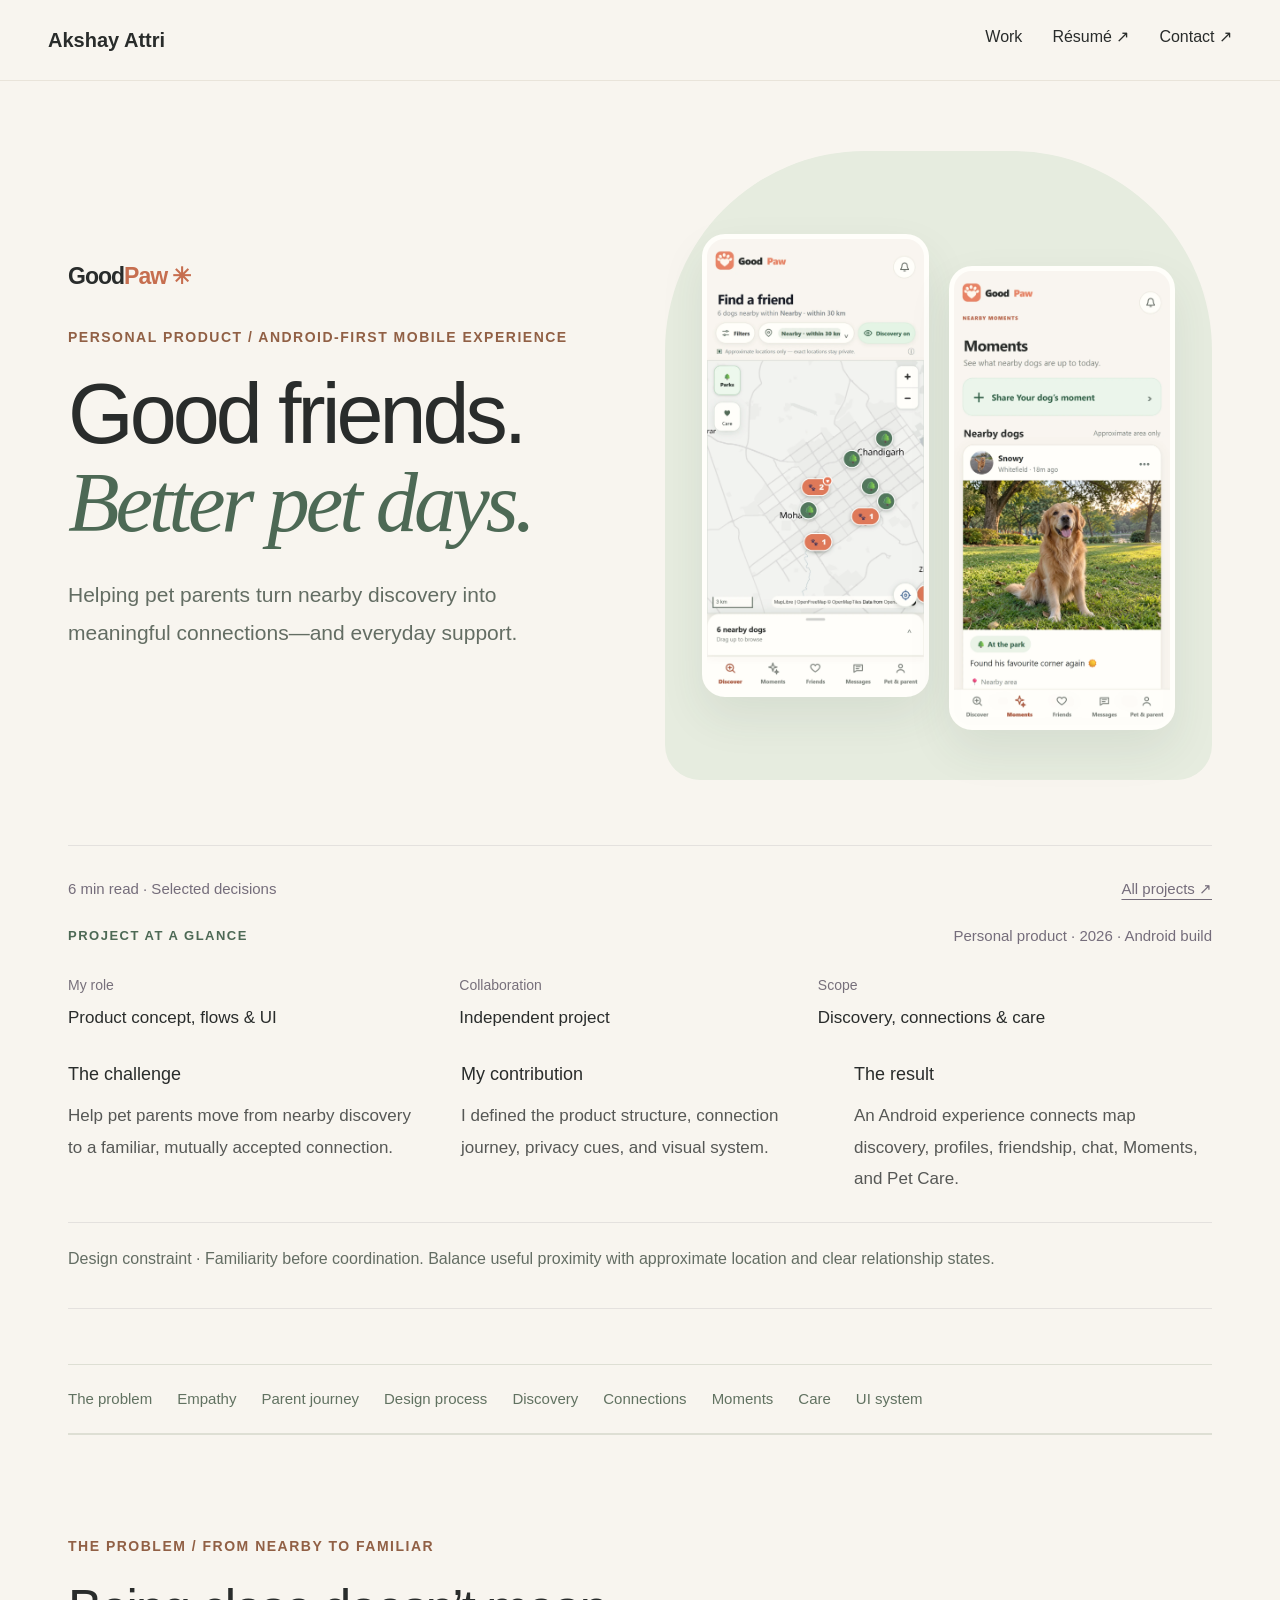
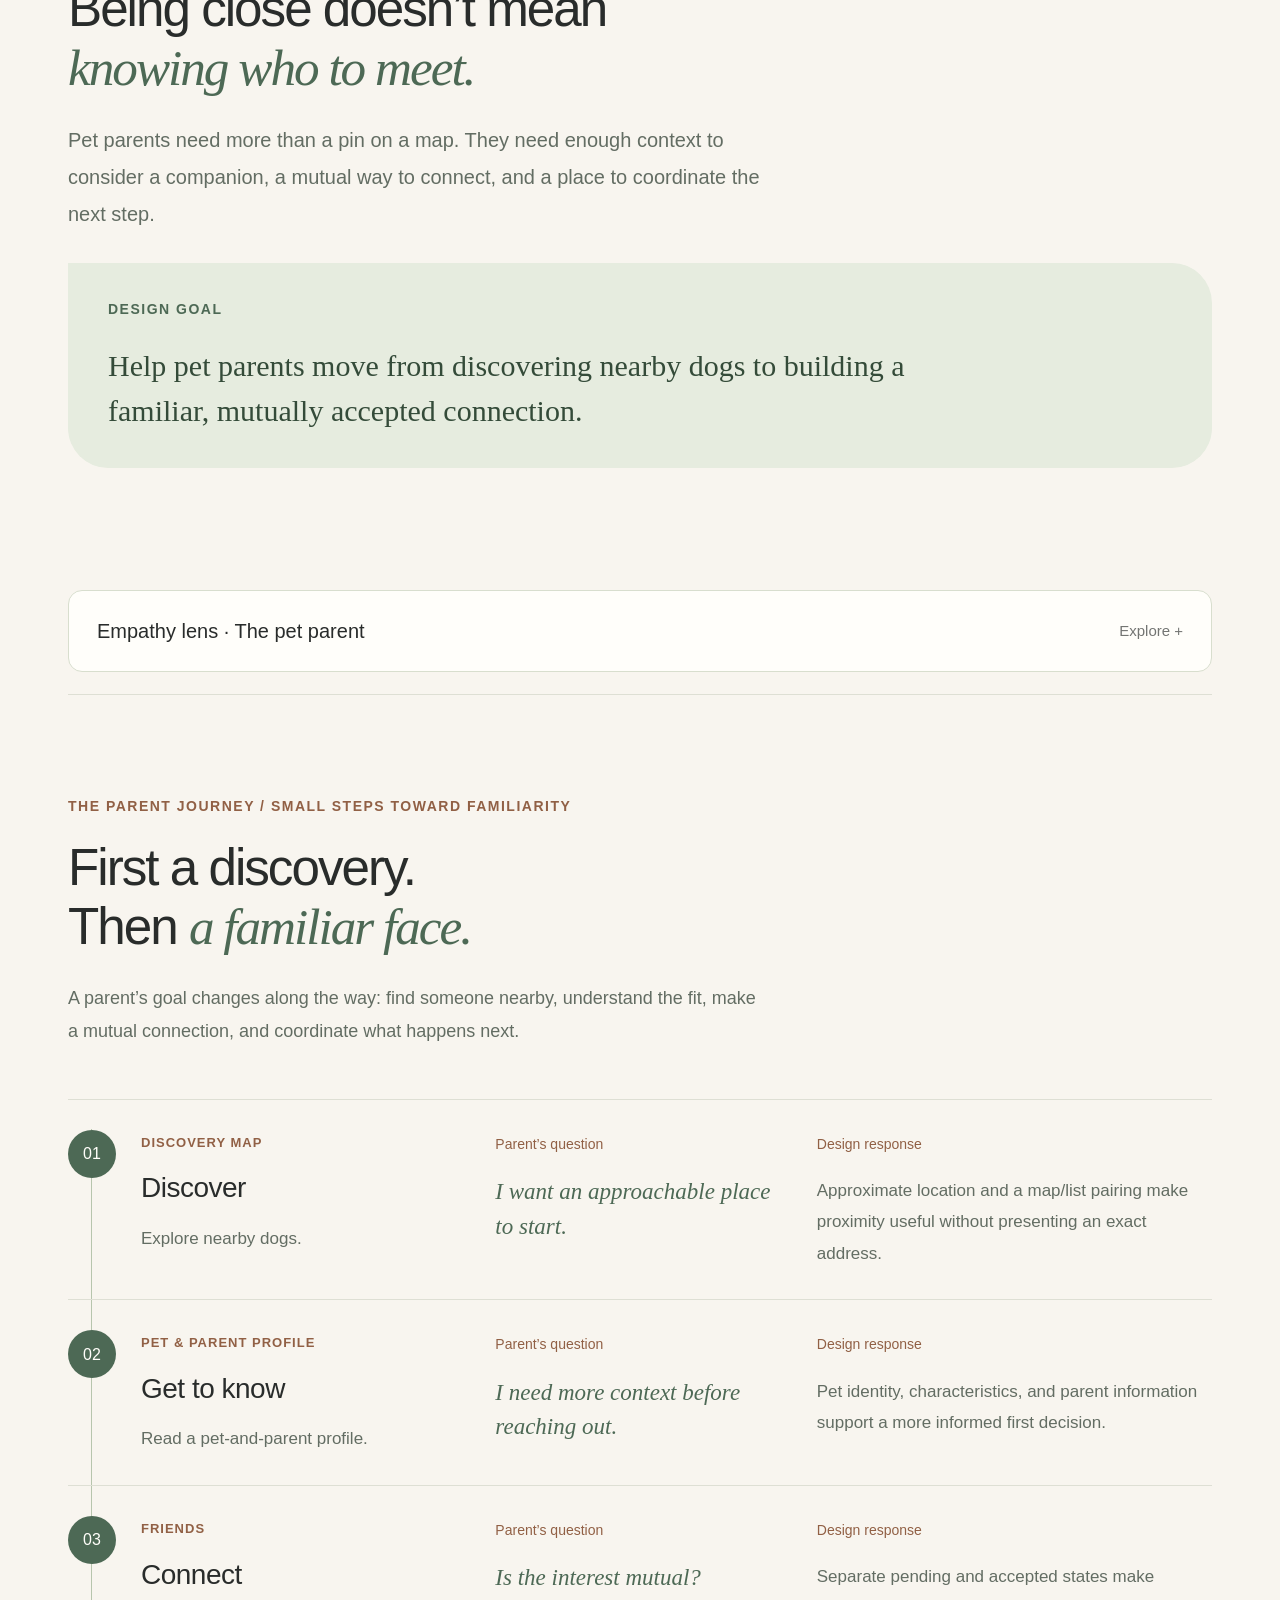
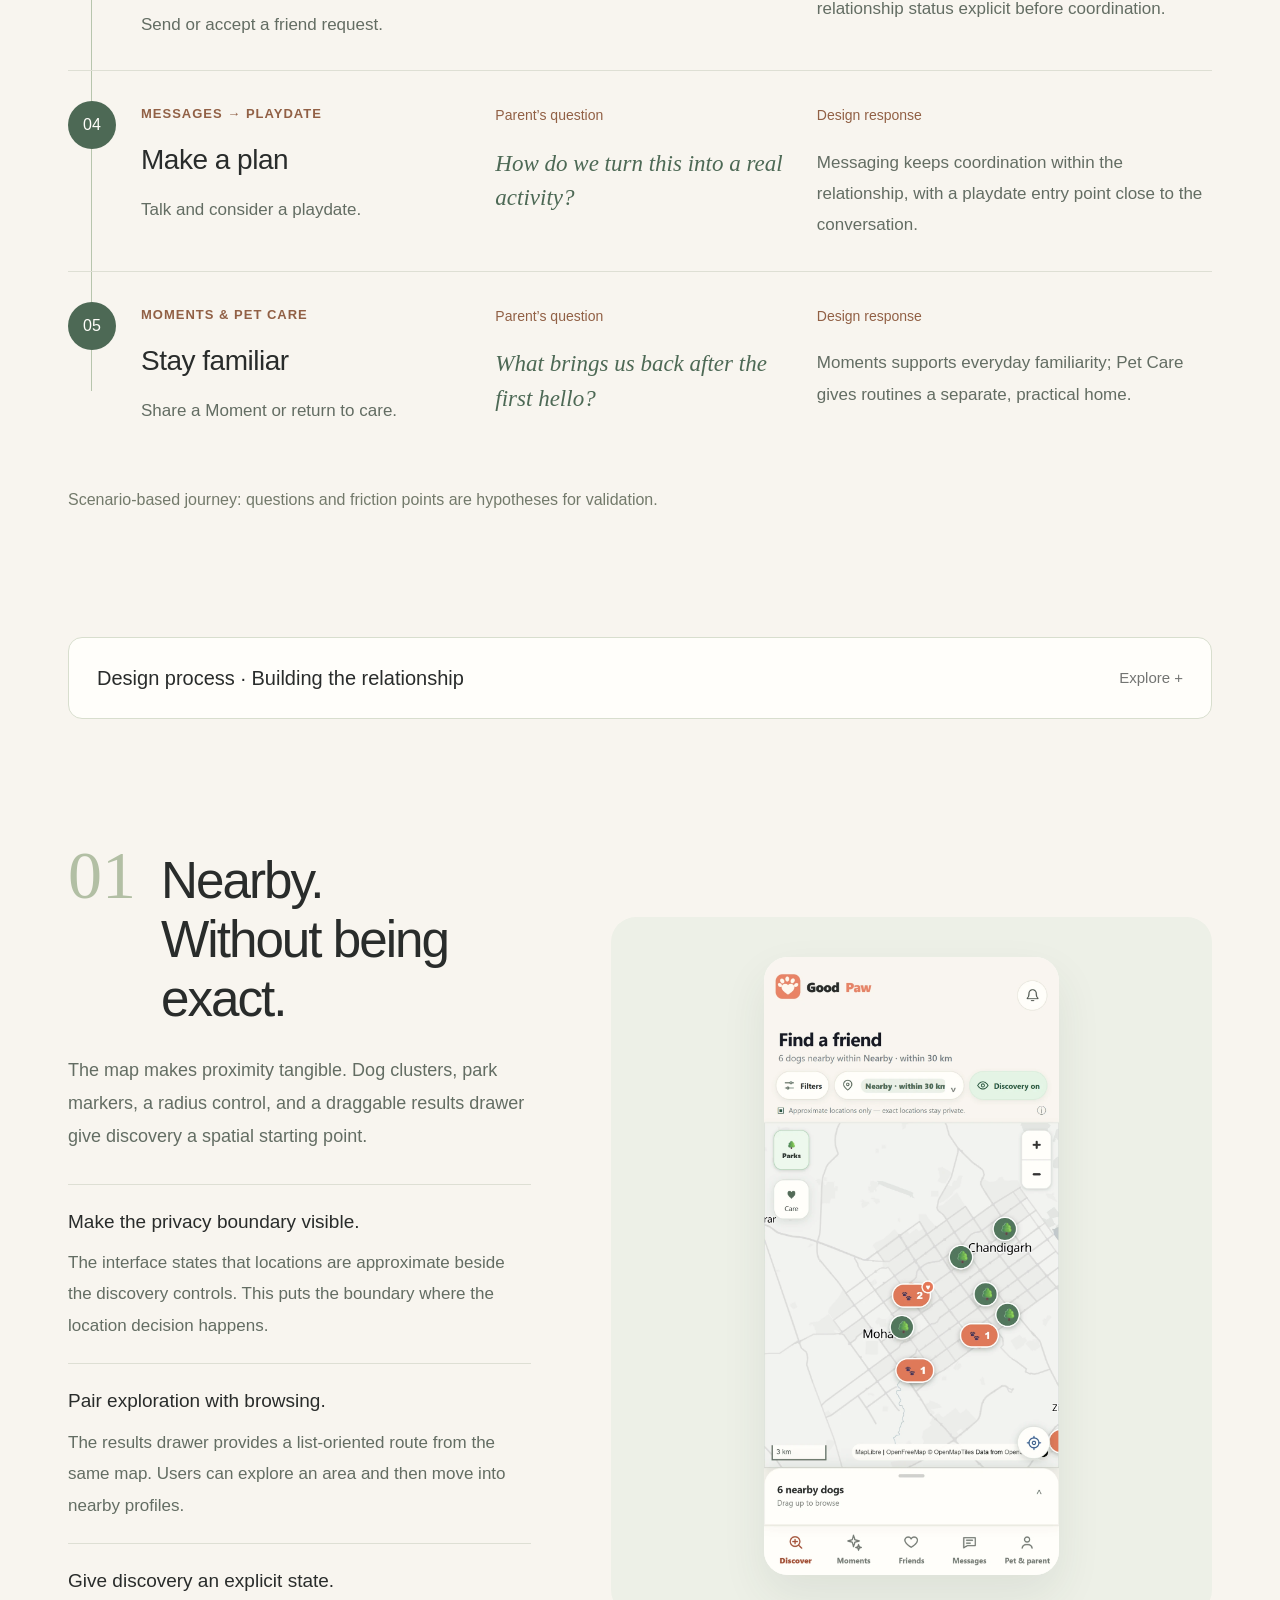
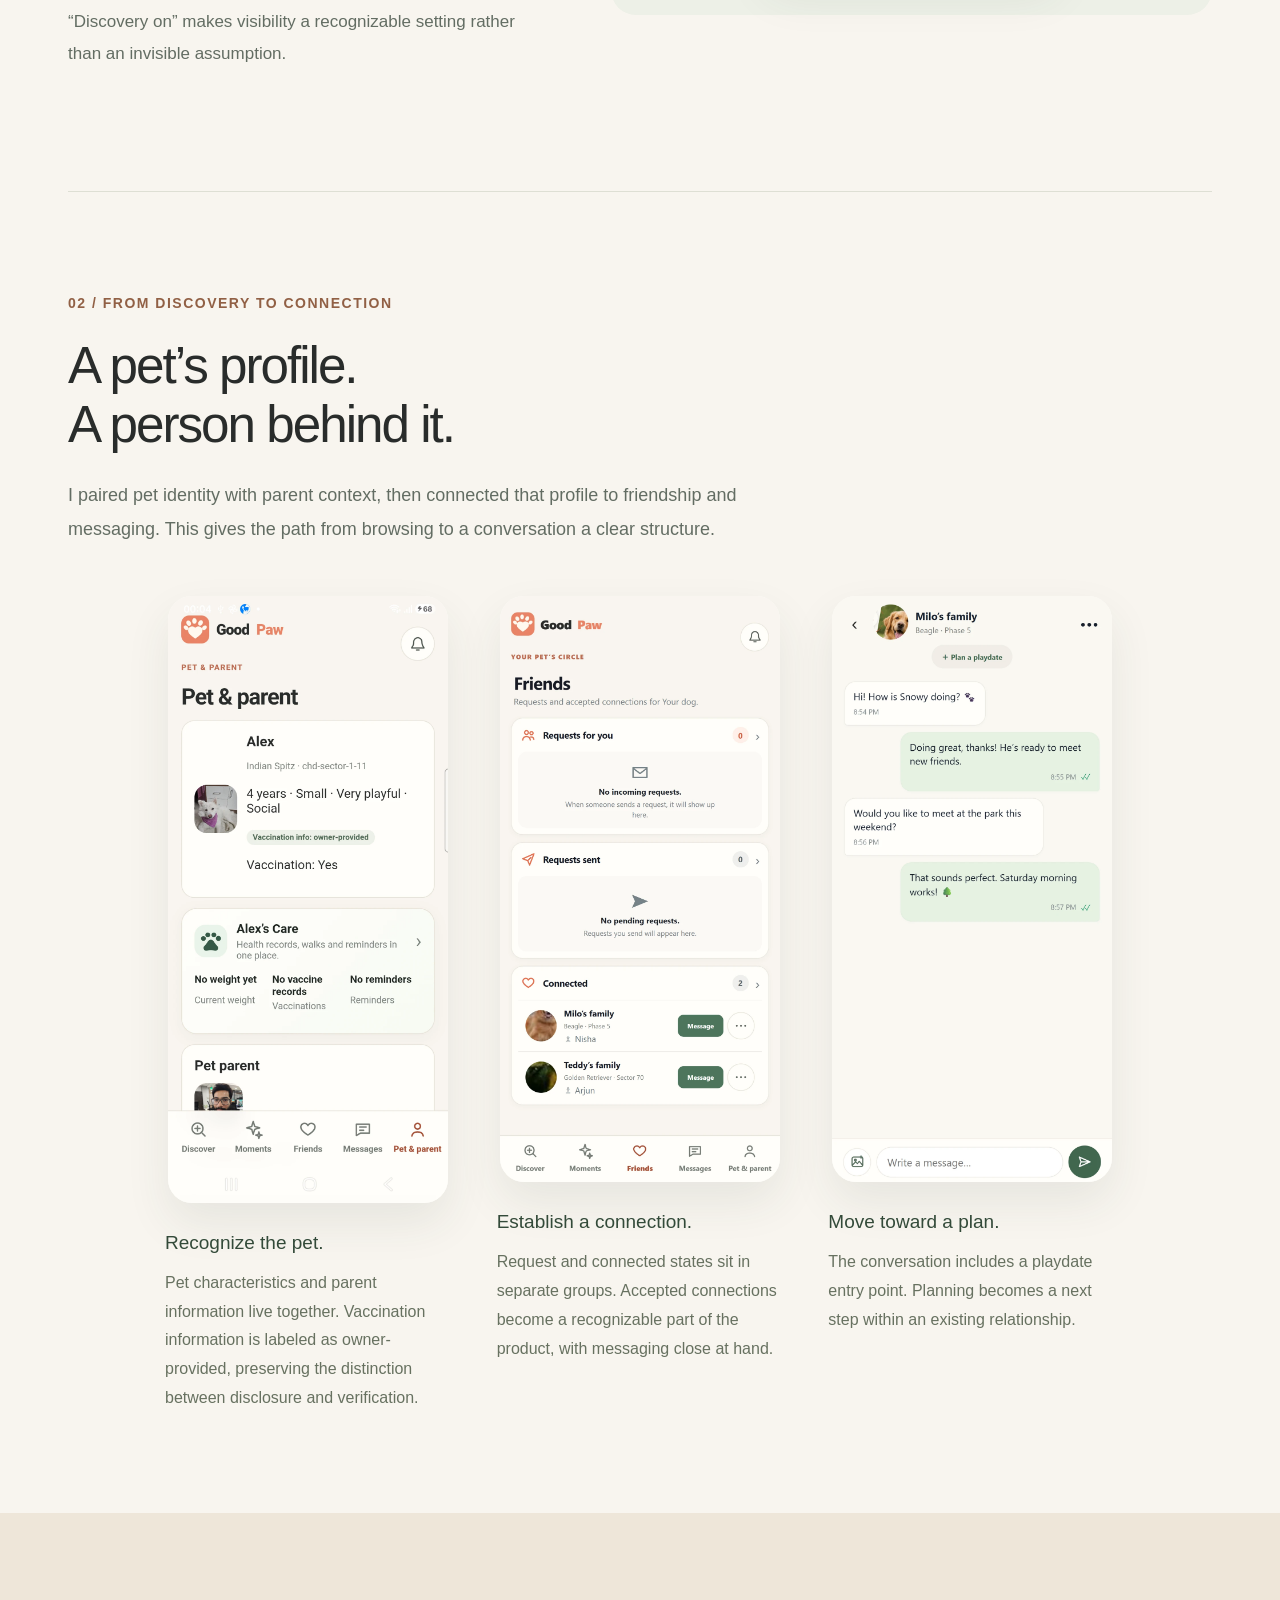
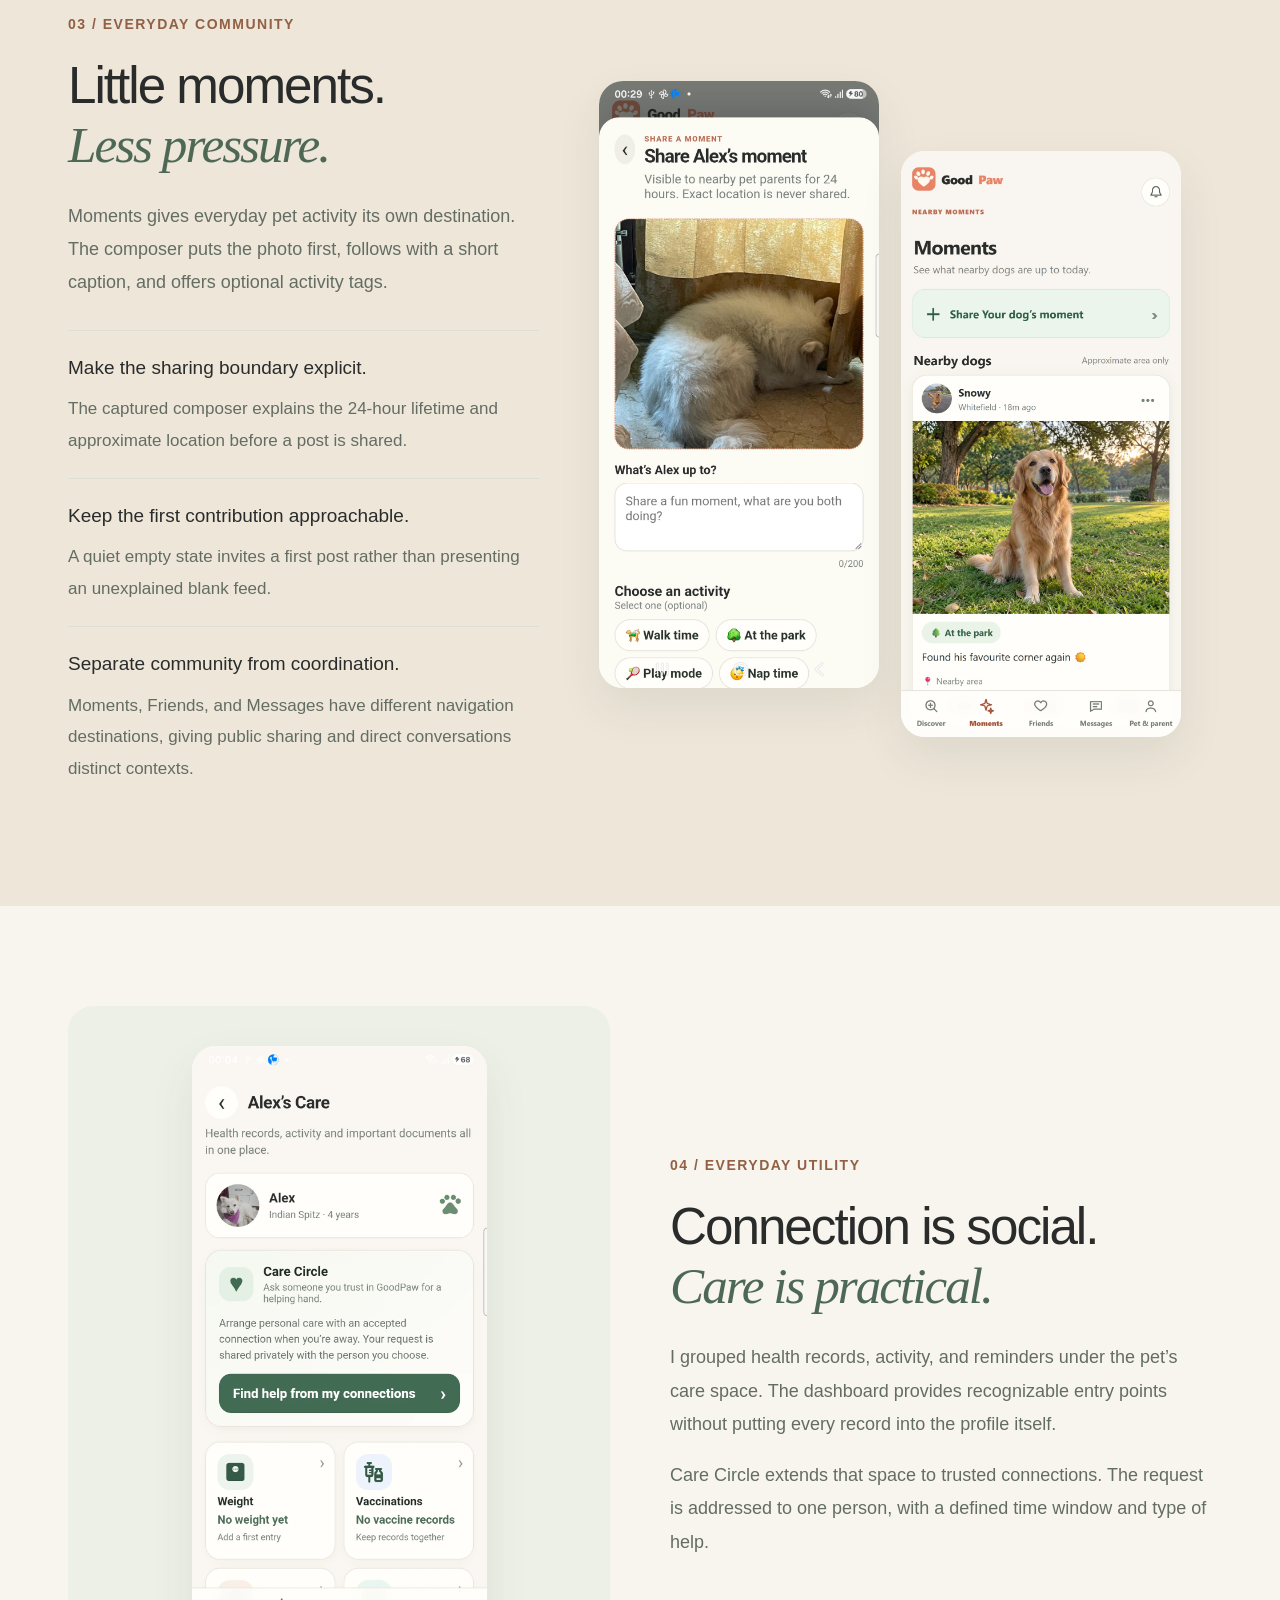
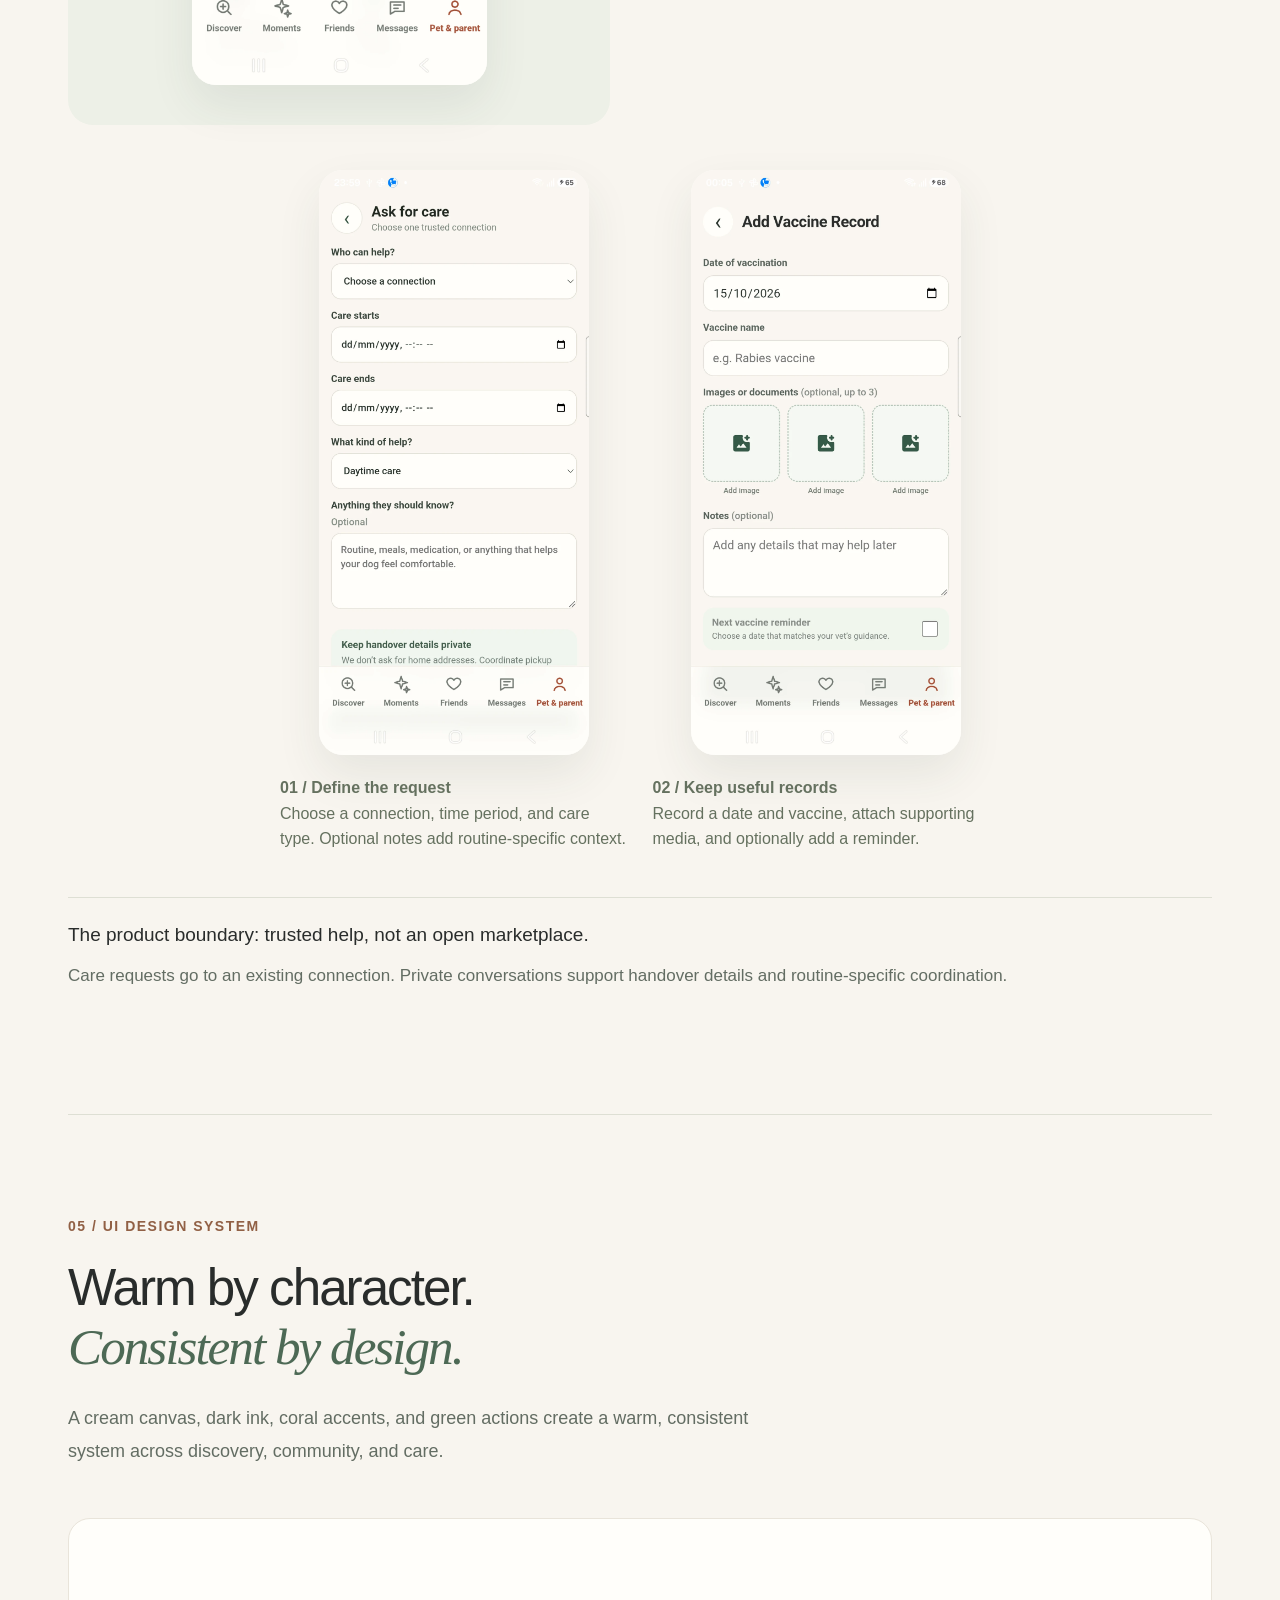
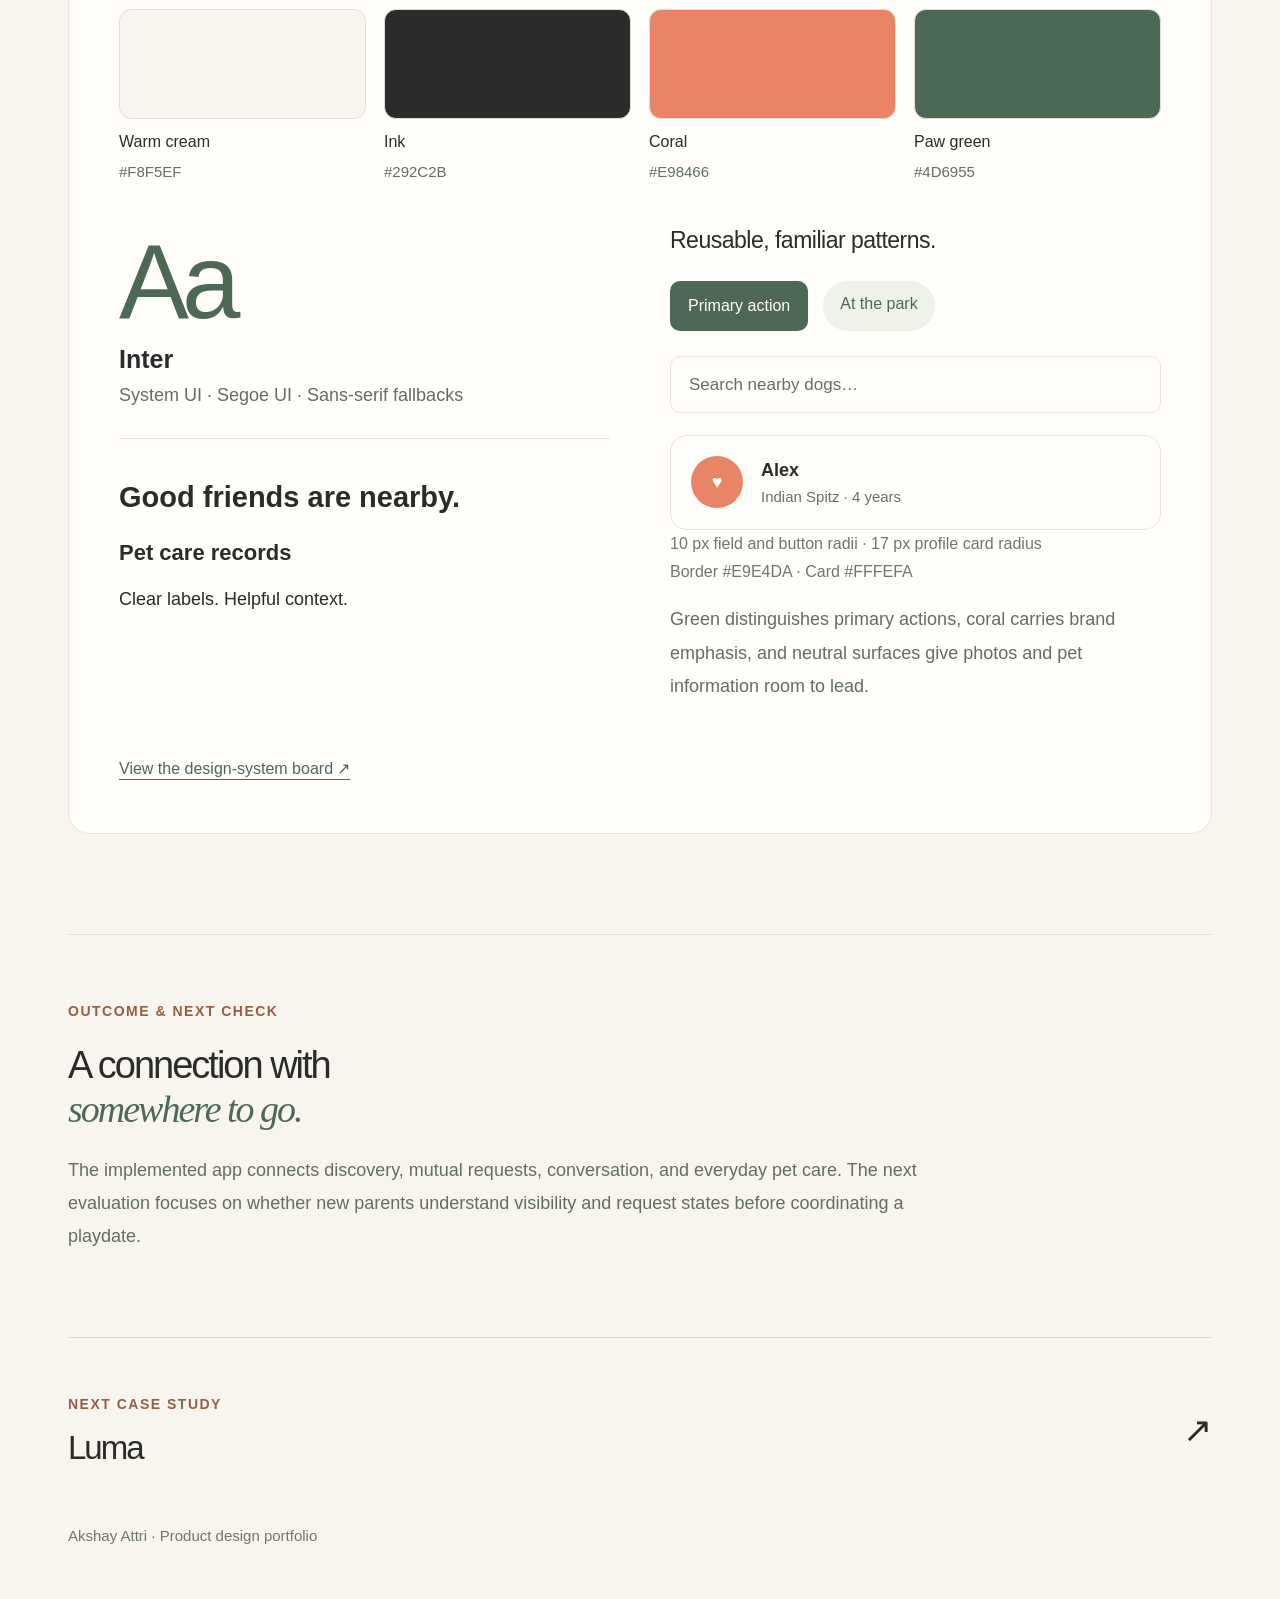
<file: goodpaw.html>
<!doctype html><html lang="en"><head><meta charset="utf-8"><meta name="viewport" content="width=device-width,initial-scale=1"><title>GoodPaw — Akshay Attri</title><meta name="description" content="GoodPaw product design case study: nearby discovery, pet-parent connections, Moments and everyday care."><link rel="stylesheet" href="goodpaw.css"><link rel="stylesheet" href="portfolio-polish.css"></head><body><header><nav><a class="brand" href="index.html">Akshay Attri</a><div class="links"><a href="index.html#work">Work</a><a href="assets/Akshay-Attri-Resume.pdf" target="_blank" rel="noopener">Résumé ↗</a><a href="mailto:akshayattri1@gmail.com">Contact ↗</a></div></nav></header><div class="wrap"><section class="hero"><div><div class="paw-word">Good<span>Paw</span> <span aria-hidden="true">✳</span></div><span class="kicker">Personal product / Android-first mobile experience</span><h1>Good friends.<br><em>Better pet days.</em></h1><p class="lead">Helping pet parents turn nearby discovery into meaningful connections—and everyday support.</p></div><div class="hero-phones"><button class="phone-shot" aria-label="Enlarge Discover nearby dogs map"><img loading="lazy" src="assets/goodpaw/discover.webp" alt="Discover nearby dogs map" width="980" height="2051"></button><button class="phone-shot" aria-label="Enlarge GoodPaw Moments feed"><img loading="lazy" src="assets/goodpaw/moments.webp" alt="GoodPaw Moments feed" width="980" height="2051"></button></div></section><section class="case-brief" aria-label="Project at a glance"><div class="case-reading"><span>6 min read · Selected decisions</span><a href="index.html#work">All projects ↗</a></div><div class="brief-top"><span class="brief-eyebrow">Project at a glance</span><span class="brief-period">Personal product · 2026 · Android build</span></div><dl class="brief-facts"><div><dt>My role</dt><dd>Product concept, flows &amp; UI</dd></div><div><dt>Collaboration</dt><dd>Independent project</dd></div><div><dt>Scope</dt><dd>Discovery, connections &amp; care</dd></div></dl><div class="brief-story"><div><h2>The challenge</h2><p>Help pet parents move from nearby discovery to a familiar, mutually accepted connection.</p></div><div><h2>My contribution</h2><p>I defined the product structure, connection journey, privacy cues, and visual system.</p></div><div><h2>The result</h2><p>An Android experience connects map discovery, profiles, friendship, chat, Moments, and Pet Care.</p></div></div><p class="brief-constraint"><strong>Design constraint · Familiarity before coordination.</strong> Balance useful proximity with approximate location and clear relationship states.</p></section><div class="jump"><a href="#problem">The problem</a><a href="#empathy">Empathy</a><a href="#journey">Parent journey</a><a href="#process">Design process</a><a href="#discover">Discovery</a><a href="#connect">Connections</a><a href="#moments">Moments</a><a href="#care">Care</a><a href="#system">UI system</a></div><section class="section line gp-story" id="problem"><div class="gp-problem-top"><span class="kicker">The problem / From nearby to familiar</span><h2>Being close doesn’t mean<br><em>knowing who to meet.</em></h2><p>Pet parents need more than a pin on a map. They need enough context to consider a companion, a mutual way to connect, and a place to coordinate the next step.</p></div><div class="gp-design-goal"><span class="kicker">Design goal</span><p>Help pet parents move from discovering nearby dogs to building a familiar, mutually accepted connection.</p></div></section>
<section class="section line compact-support" id="empathy"><details class="supporting-detail"><summary><span>Empathy lens · The pet parent</span><span class="detail-hint" aria-hidden="true">Explore +</span></summary><p class="detail-intro">The questions behind a confident first connection.</p><div class="gp-empathy-layout"><div class="gp-persona"><span class="kicker">Empathy lens / A pet parent</span><div class="gp-persona-mark" aria-hidden="true">♥</div><h2>A good day<br>for <em>both of us.</em></h2><p>A parent looking for local companionship for their dog, while keeping control over visibility and contact.</p><span class="gp-scenario-label">Scenario-based perspective</span></div><div class="gp-empathy-notes"><div><span class="kicker">Says · illustrative voice</span><h3>“I’d like my dog to make friends.”</h3><p>The goal is a meaningful connection that can become a shared activity.</p></div><div><span class="kicker">Thinks · likely questions</span><h3>Would our dogs get along?</h3><p>Pet characteristics, parent context, and play preferences can help someone decide whether to reach out.</p></div><div><span class="kicker">Does · task context</span><h3>Looks, checks, then reaches out.</h3><p>Explores the map, opens a profile, sends a request, and coordinates after acceptance.</p></div><div><span class="kicker">Feels · working hypothesis</span><h3>Interested, with a little caution.</h3><p>Approximate location, clear visibility controls, and mutual connection states can support confidence.</p></div></div></div><p class="gp-map-note">Scenario-based empathy map: user needs and feelings are hypotheses for validation.</p></details></section>
<section class="section line" id="journey"><div class="section-intro"><span class="kicker">The parent journey / Small steps toward familiarity</span><h2>First a discovery.<br>Then <em>a familiar face.</em></h2><p>A parent’s goal changes along the way: find someone nearby, understand the fit, make a mutual connection, and coordinate what happens next.</p></div><div class="gp-journey-path"><article class="gp-journey-stop"><span class="gp-path-dot">01</span><div class="gp-stop-intent"><span class="kicker">Discovery map</span><h3>Discover</h3><p>Explore nearby dogs.</p></div><div class="gp-stop-feeling"><span>Parent’s question</span><p>I want an approachable place to start.</p></div><div class="gp-stop-response"><span>Design response</span><p>Approximate location and a map/list pairing make proximity useful without presenting an exact address.</p></div></article><article class="gp-journey-stop"><span class="gp-path-dot">02</span><div class="gp-stop-intent"><span class="kicker">Pet &amp; parent profile</span><h3>Get to know</h3><p>Read a pet-and-parent profile.</p></div><div class="gp-stop-feeling"><span>Parent’s question</span><p>I need more context before reaching out.</p></div><div class="gp-stop-response"><span>Design response</span><p>Pet identity, characteristics, and parent information support a more informed first decision.</p></div></article><article class="gp-journey-stop"><span class="gp-path-dot">03</span><div class="gp-stop-intent"><span class="kicker">Friends</span><h3>Connect</h3><p>Send or accept a friend request.</p></div><div class="gp-stop-feeling"><span>Parent’s question</span><p>Is the interest mutual?</p></div><div class="gp-stop-response"><span>Design response</span><p>Separate pending and accepted states make relationship status explicit before coordination.</p></div></article><article class="gp-journey-stop"><span class="gp-path-dot">04</span><div class="gp-stop-intent"><span class="kicker">Messages → Playdate</span><h3>Make a plan</h3><p>Talk and consider a playdate.</p></div><div class="gp-stop-feeling"><span>Parent’s question</span><p>How do we turn this into a real activity?</p></div><div class="gp-stop-response"><span>Design response</span><p>Messaging keeps coordination within the relationship, with a playdate entry point close to the conversation.</p></div></article><article class="gp-journey-stop"><span class="gp-path-dot">05</span><div class="gp-stop-intent"><span class="kicker">Moments &amp; Pet Care</span><h3>Stay familiar</h3><p>Share a Moment or return to care.</p></div><div class="gp-stop-feeling"><span>Parent’s question</span><p>What brings us back after the first hello?</p></div><div class="gp-stop-response"><span>Design response</span><p>Moments supports everyday familiarity; Pet Care gives routines a separate, practical home.</p></div></article></div><p class="gp-map-note">Scenario-based journey: questions and friction points are hypotheses for validation.</p></section>
<section class="section line compact-support" id="process"><details class="supporting-detail"><summary><span>Design process · Building the relationship</span><span class="detail-hint" aria-hidden="true">Explore +</span></summary><p class="detail-intro">Four decisions connecting discovery, familiarity, and everyday care.</p><div class="gp-process-heading"><div><span class="kicker">Design process / Building the connection</span><h2>Start with a relationship.<br><em>Design the steps around it.</em></h2></div><p>The design rationale moves from parent needs to a clear connection flow, then expands into everyday community and care.</p></div><div class="gp-process-stack"><article><span class="gp-process-num">01</span><div><span class="kicker">Frame the needs</span><h3>Bring discovery, familiarity, and everyday support together.</h3><p>The product has three different jobs. Giving each one a clear home avoids asking a single feed to serve every intention.</p><span class="gp-process-output">Decision / distinct product destinations</span></div></article><article><span class="gp-process-num">02</span><div><span class="kicker">Shape the core path</span><h3>Map → profile → request → conversation.</h3><p>Keep each step focused on one decision. Proximity starts discovery, profile context supports consideration, and mutual acceptance establishes the connection.</p><span class="gp-process-output">Decision / progressive commitment</span></div></article><article><span class="gp-process-num">03</span><div><span class="kicker">Design for confidence</span><h3>Explain boundaries at the moment they matter.</h3><p>Place approximate-location guidance beside discovery, distinguish request states, and label owner-provided information clearly.</p><span class="gp-process-output">Decision / contextual guidance</span></div></article><article><span class="gp-process-num">04</span><div><span class="kicker">Extend with purpose</span><h3>Add familiarity and practical value.</h3><p>Moments creates room for everyday sharing. Pet Care groups records and reminders without overwhelming the social profile. Shared colors, rounded cards, and familiar controls tie the spaces together.</p><span class="gp-process-output">Decision / separate contexts, shared visual language</span></div></article></div></details></section></div><div class="wrap"><section class="section split" id="discover"><div><div class="decision-heading"><span>01</span><h2>Nearby.<br>Without being exact.</h2></div><p>The map makes proximity tangible. Dog clusters, park markers, a radius control, and a draggable results drawer give discovery a spatial starting point.</p><div class="decision-list"><div><b>Make the privacy boundary visible.</b><p>The interface states that locations are approximate beside the discovery controls. This puts the boundary where the location decision happens.</p></div><div><b>Pair exploration with browsing.</b><p>The results drawer provides a list-oriented route from the same map. Users can explore an area and then move into nearby profiles.</p></div><div><b>Give discovery an explicit state.</b><p>“Discovery on” makes visibility a recognizable setting rather than an invisible assumption.</p></div></div></div><div class="phone-field single"><button class="phone-shot" aria-label="Enlarge Approximate location discovery and draggable results drawer"><img loading="lazy" src="assets/goodpaw/discover.webp" alt="Approximate location discovery and draggable results drawer" width="980" height="2051"></button></div></section><section class="section line" id="connect"><div class="section-intro"><span class="kicker">02 / From discovery to connection</span><h2>A pet’s profile.<br>A person behind it.</h2><p>I paired pet identity with parent context, then connected that profile to friendship and messaging. This gives the path from browsing to a conversation a clear structure.</p></div><div class="screens-row"><figure><button class="phone-shot" aria-label="Enlarge Pet and parent profile with vaccination disclosure"><img loading="lazy" src="assets/goodpaw/profile.webp" alt="Pet and parent profile with vaccination disclosure" width="980" height="2123"></button><figcaption><b>Recognize the pet.</b>Pet characteristics and parent information live together. Vaccination information is labeled as owner-provided, preserving the distinction between disclosure and verification.</figcaption></figure><figure><button class="phone-shot" aria-label="Enlarge GoodPaw friendship connections"><img loading="lazy" src="assets/goodpaw/friends.webp" alt="GoodPaw friendship connections" width="980" height="2051"></button><figcaption><b>Establish a connection.</b>Request and connected states sit in separate groups. Accepted connections become a recognizable part of the product, with messaging close at hand.</figcaption></figure><figure><button class="phone-shot" aria-label="Enlarge Conversation with plan a playdate action"><img loading="lazy" src="assets/goodpaw/chat.webp" alt="Conversation with plan a playdate action" width="980" height="2051"></button><figcaption><b>Move toward a plan.</b>The conversation includes a playdate entry point. Planning becomes a next step within an existing relationship.</figcaption></figure></div></section></div><div class="warm-band"><div class="wrap"><section class="section moments-layout" id="moments"><div><span class="kicker">03 / Everyday community</span><h2>Little moments.<br><em>Less pressure.</em></h2><p>Moments gives everyday pet activity its own destination. The composer puts the photo first, follows with a short caption, and offers optional activity tags.</p><div class="decision-list"><div><b>Make the sharing boundary explicit.</b><p>The captured composer explains the 24-hour lifetime and approximate location before a post is shared.</p></div><div><b>Keep the first contribution approachable.</b><p>A quiet empty state invites a first post rather than presenting an unexplained blank feed.</p></div><div><b>Separate community from coordination.</b><p>Moments, Friends, and Messages have different navigation destinations, giving public sharing and direct conversations distinct contexts.</p></div></div></div><div class="moment-pair"><button class="phone-shot" aria-label="Enlarge Photo-first Moment composer with expiry and privacy explanation"><img loading="lazy" src="assets/goodpaw/composer.webp" alt="Photo-first Moment composer with expiry and privacy explanation" width="980" height="2123"></button><button class="phone-shot" aria-label="Enlarge GoodPaw Moments community feed"><img loading="lazy" src="assets/goodpaw/moments.webp" alt="GoodPaw Moments community feed" width="980" height="2051"></button></div></section></div></div><div class="wrap"><section class="section" id="care"><div class="walkthrough"><div class="phone-field single"><button class="phone-shot" aria-label="Enlarge Pet Care dashboard with records and Care Circle"><img loading="lazy" src="assets/goodpaw/care.webp" alt="Pet Care dashboard with records and Care Circle" width="980" height="2123"></button></div><div><span class="kicker">04 / Everyday utility</span><h2>Connection is social.<br><em>Care is practical.</em></h2><p>I grouped health records, activity, and reminders under the pet’s care space. The dashboard provides recognizable entry points without putting every record into the profile itself.</p><p>Care Circle extends that space to trusted connections. The request is addressed to one person, with a defined time window and type of help.</p></div></div><div class="care-flow concise-care-flow"><figure><button class="phone-shot" aria-label="Enlarge Care request with trusted connection and time window"><img loading="lazy" src="assets/goodpaw/request.webp" alt="Care request with trusted connection and time window" width="980" height="2123"></button><figcaption><strong>01 / Define the request</strong><br>Choose a connection, time period, and care type. Optional notes add routine-specific context.</figcaption></figure><figure><button class="phone-shot" aria-label="Enlarge Vaccination entry form with document attachments"><img loading="lazy" src="assets/goodpaw/vaccine.webp" alt="Vaccination entry form with document attachments" width="980" height="2123"></button><figcaption><strong>02 / Keep useful records</strong><br>Record a date and vaccine, attach supporting media, and optionally add a reminder.</figcaption></figure></div><div class="decision-list" style="margin-top:45px"><div><b>The product boundary: trusted help, not an open marketplace.</b><p>Care requests go to an existing connection. Private conversations support handover details and routine-specific coordination.</p></div></div></section><section class="section line" id="system"><div class="section-intro"><span class="kicker">05 / UI design system</span><h2>Warm by character.<br><em>Consistent by design.</em></h2><p>A cream canvas, dark ink, coral accents, and green actions create a warm, consistent system across discovery, community, and care.</p></div><div class="system"><div class="swatches"><div class="swatch"><i style="--c:#F8F5EF"></i><b>Warm cream</b><span>#F8F5EF</span></div><div class="swatch"><i style="--c:#292C2B"></i><b>Ink</b><span>#292C2B</span></div><div class="swatch"><i style="--c:#E98466"></i><b>Coral</b><span>#E98466</span></div><div class="swatch"><i style="--c:#4D6955"></i><b>Paw green</b><span>#4D6955</span></div></div><div class="system-grid"><div><div class="type-a">Aa</div><div class="type-name">Inter</div><p>System UI · Segoe UI · Sans-serif fallbacks</p><div class="type-scale"><div style="font-size:29px">Good friends are nearby.</div><div style="font-size:22px">Pet care records</div><div style="font-size:18px;font-weight:400">Clear labels. Helpful context.</div></div></div><div><h3>Reusable, familiar patterns.</h3><div class="specimens"><span class="sample-button">Primary action</span><span class="sample-chip">At the park</span></div><div class="sample-field">Search nearby dogs…</div><div class="sample-card"><span class="sample-avatar">♥</span><div><strong>Alex</strong><small>Indian Spitz · 4 years</small></div></div><p class="caption">10 px field and button radii · 17 px profile card radius<br>Border #E9E4DA · Card #FFFEFA</p><p>Green distinguishes primary actions, coral carries brand emphasis, and neutral surfaces give photos and pet information room to lead.</p></div></div><button class="system-link" data-image="assets/goodpaw/system.webp">View the design-system board ↗</button></div></section><section class="section line compact-outcome"><span class="kicker">Outcome &amp; next check</span><h2>A connection with<br><em>somewhere to go.</em></h2><p>The implemented app connects discovery, mutual requests, conversation, and everyday pet care. The next evaluation focuses on whether new parents understand visibility and request states before coordinating a playdate.</p></section><a class="end" href="luma.html"><div><span class="kicker">Next case study</span><h2>Luma</h2></div><span style="font-size:35px">↗</span></a><p class="caption" style="padding-bottom:35px">Akshay Attri · Product design portfolio</p></div><dialog><button class="close" aria-label="Close enlarged image">×</button><img alt="Enlarged GoodPaw screen"></dialog><script>const box=document.querySelector('dialog');document.querySelectorAll('.phone-shot,[data-image]').forEach(b=>b.onclick=()=>{const im=b.querySelector('img');box.querySelector('img').src=im?im.src:b.dataset.image;box.querySelector('img').alt=im?im.alt:'GoodPaw supplied design-system board';box.showModal();document.body.style.overflow='hidden'});function closeBox(){box.close();document.body.style.overflow=''}box.querySelector('.close').onclick=closeBox;box.onclick=e=>{if(e.target===box)closeBox()};box.onclose=()=>document.body.style.overflow='';</script></body></html>
</file>
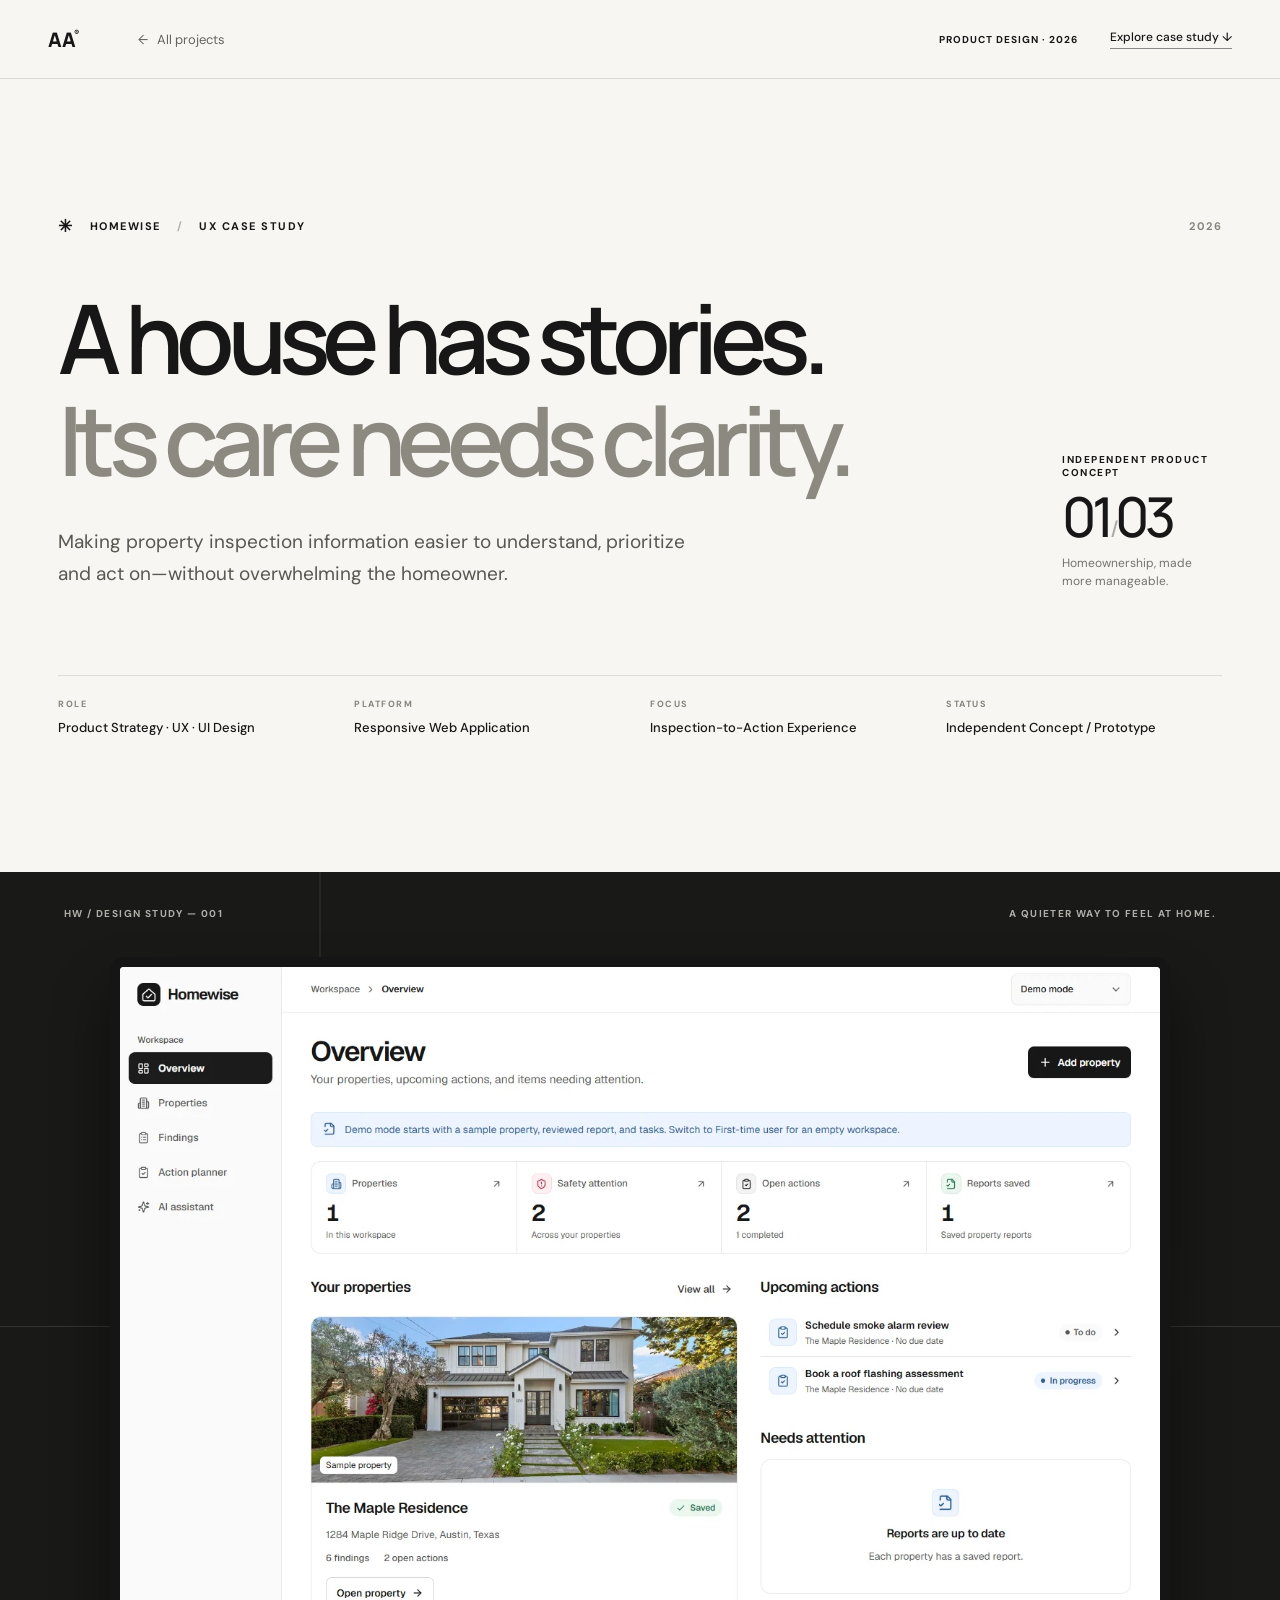
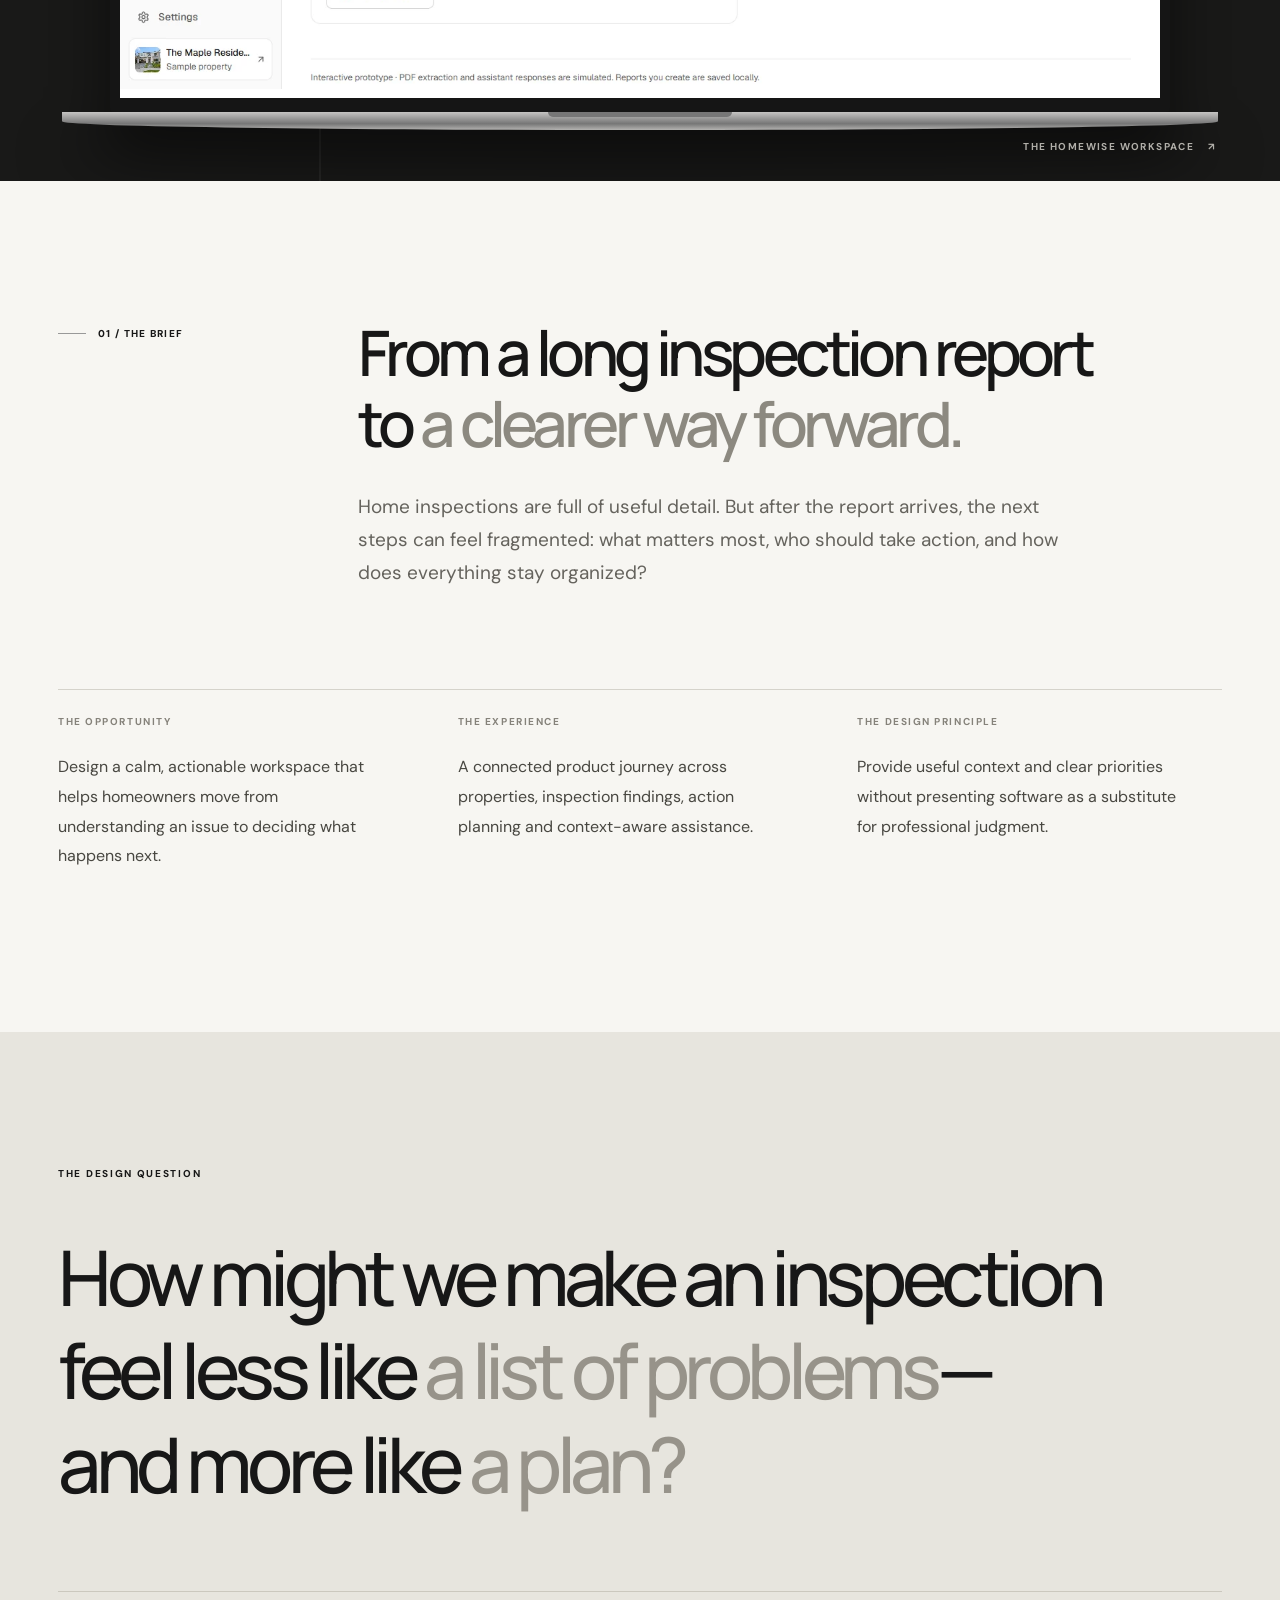
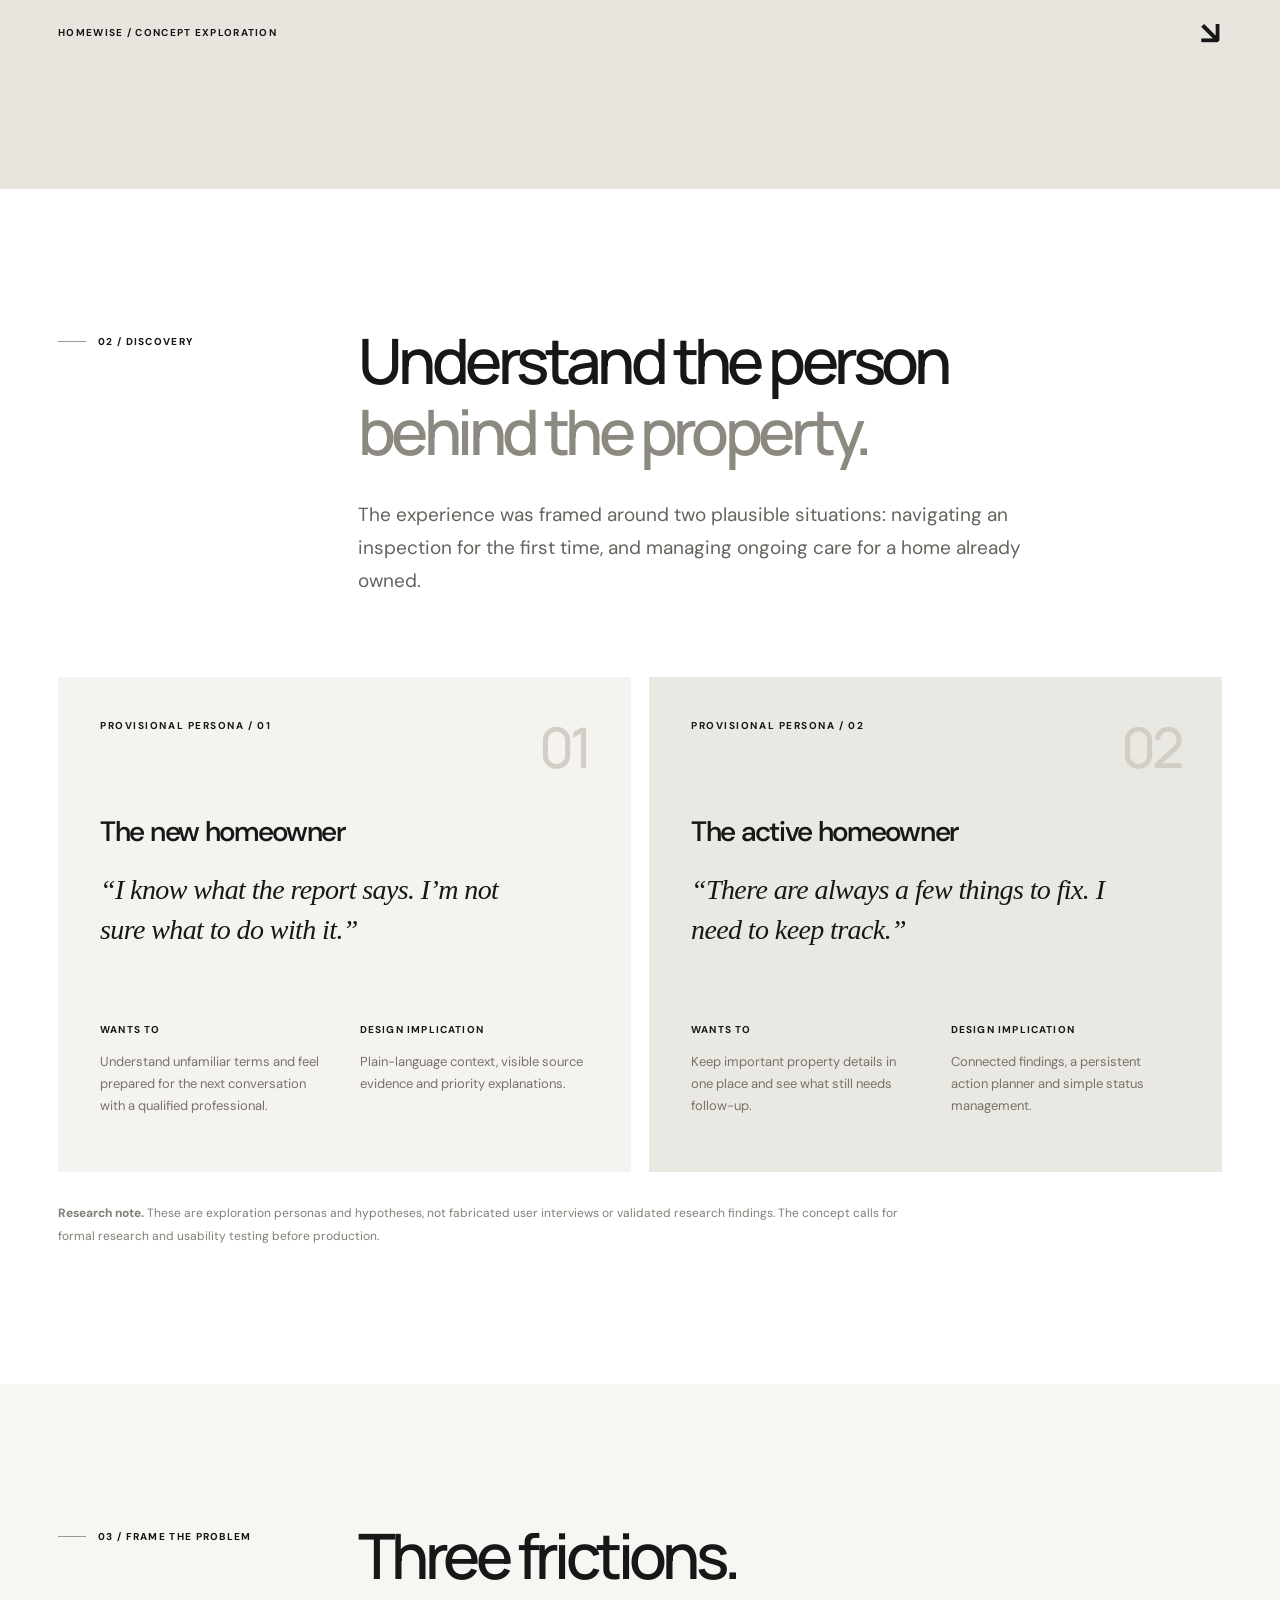
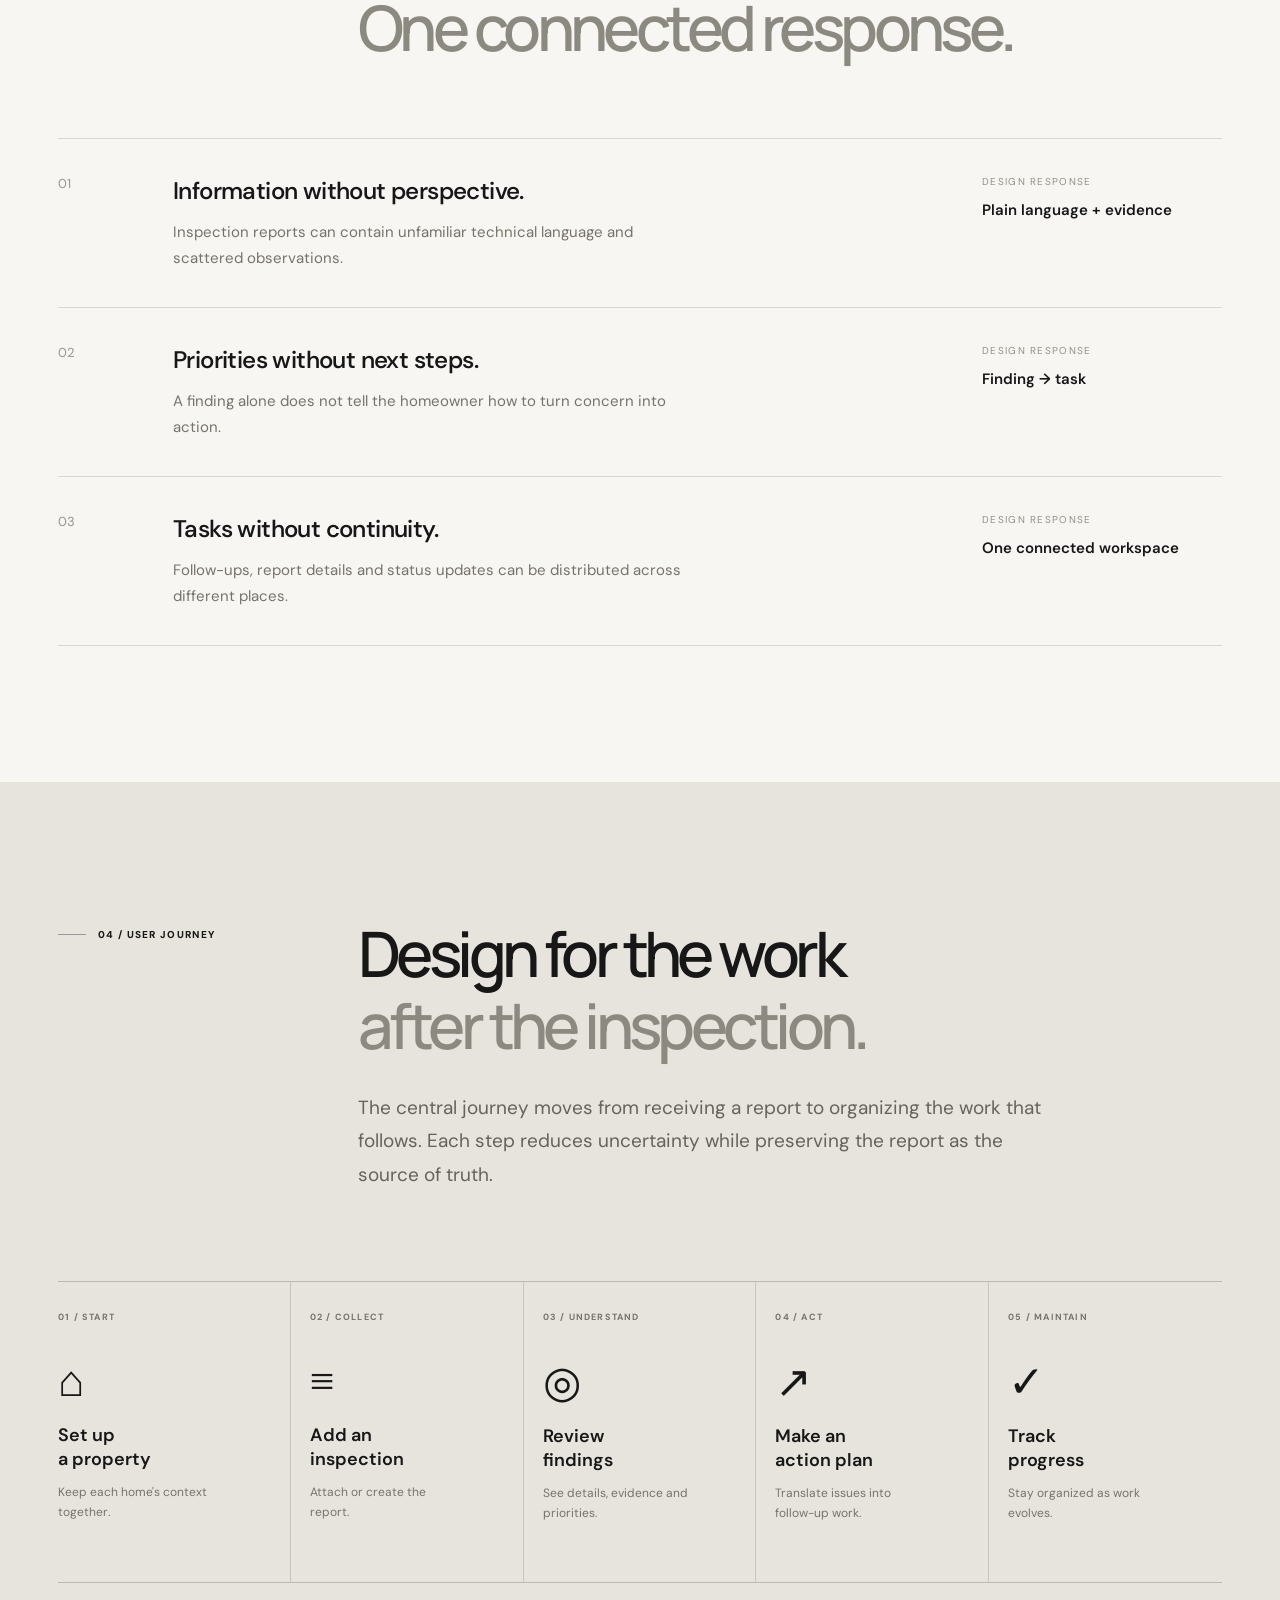
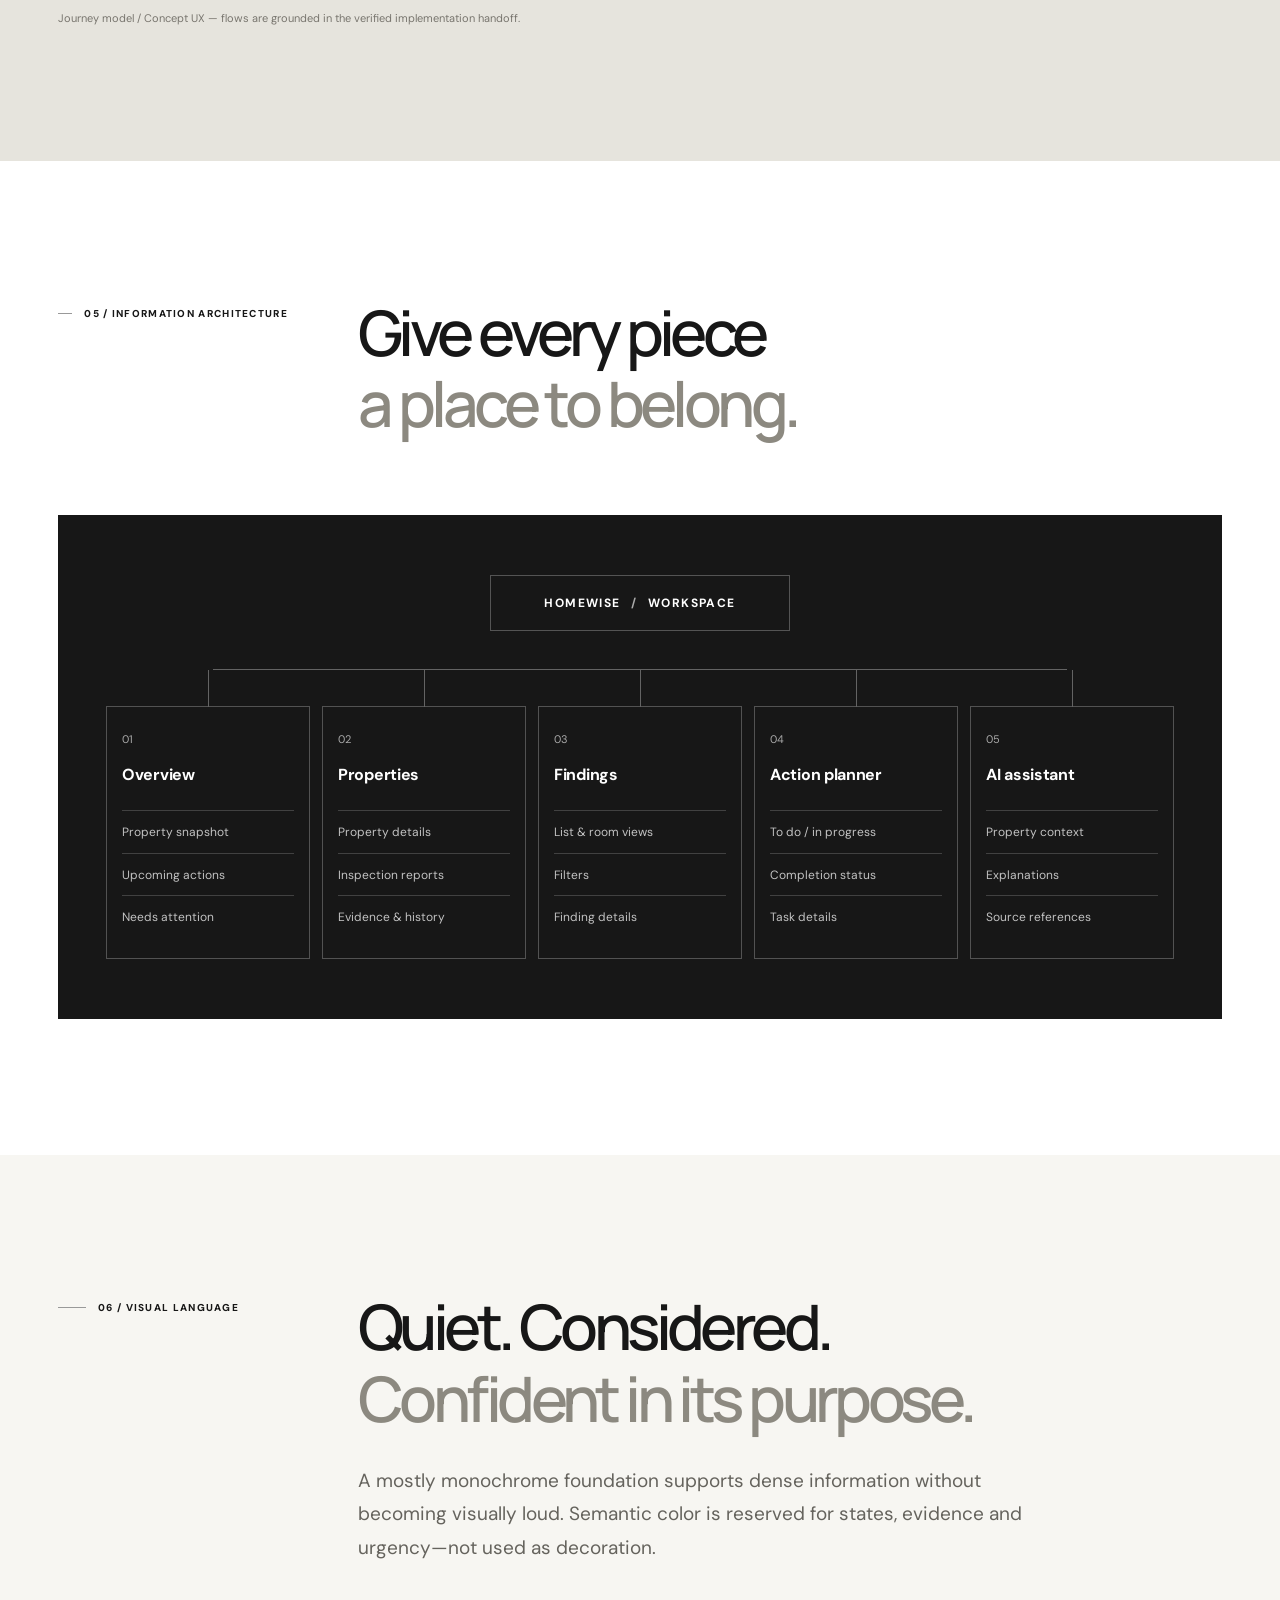
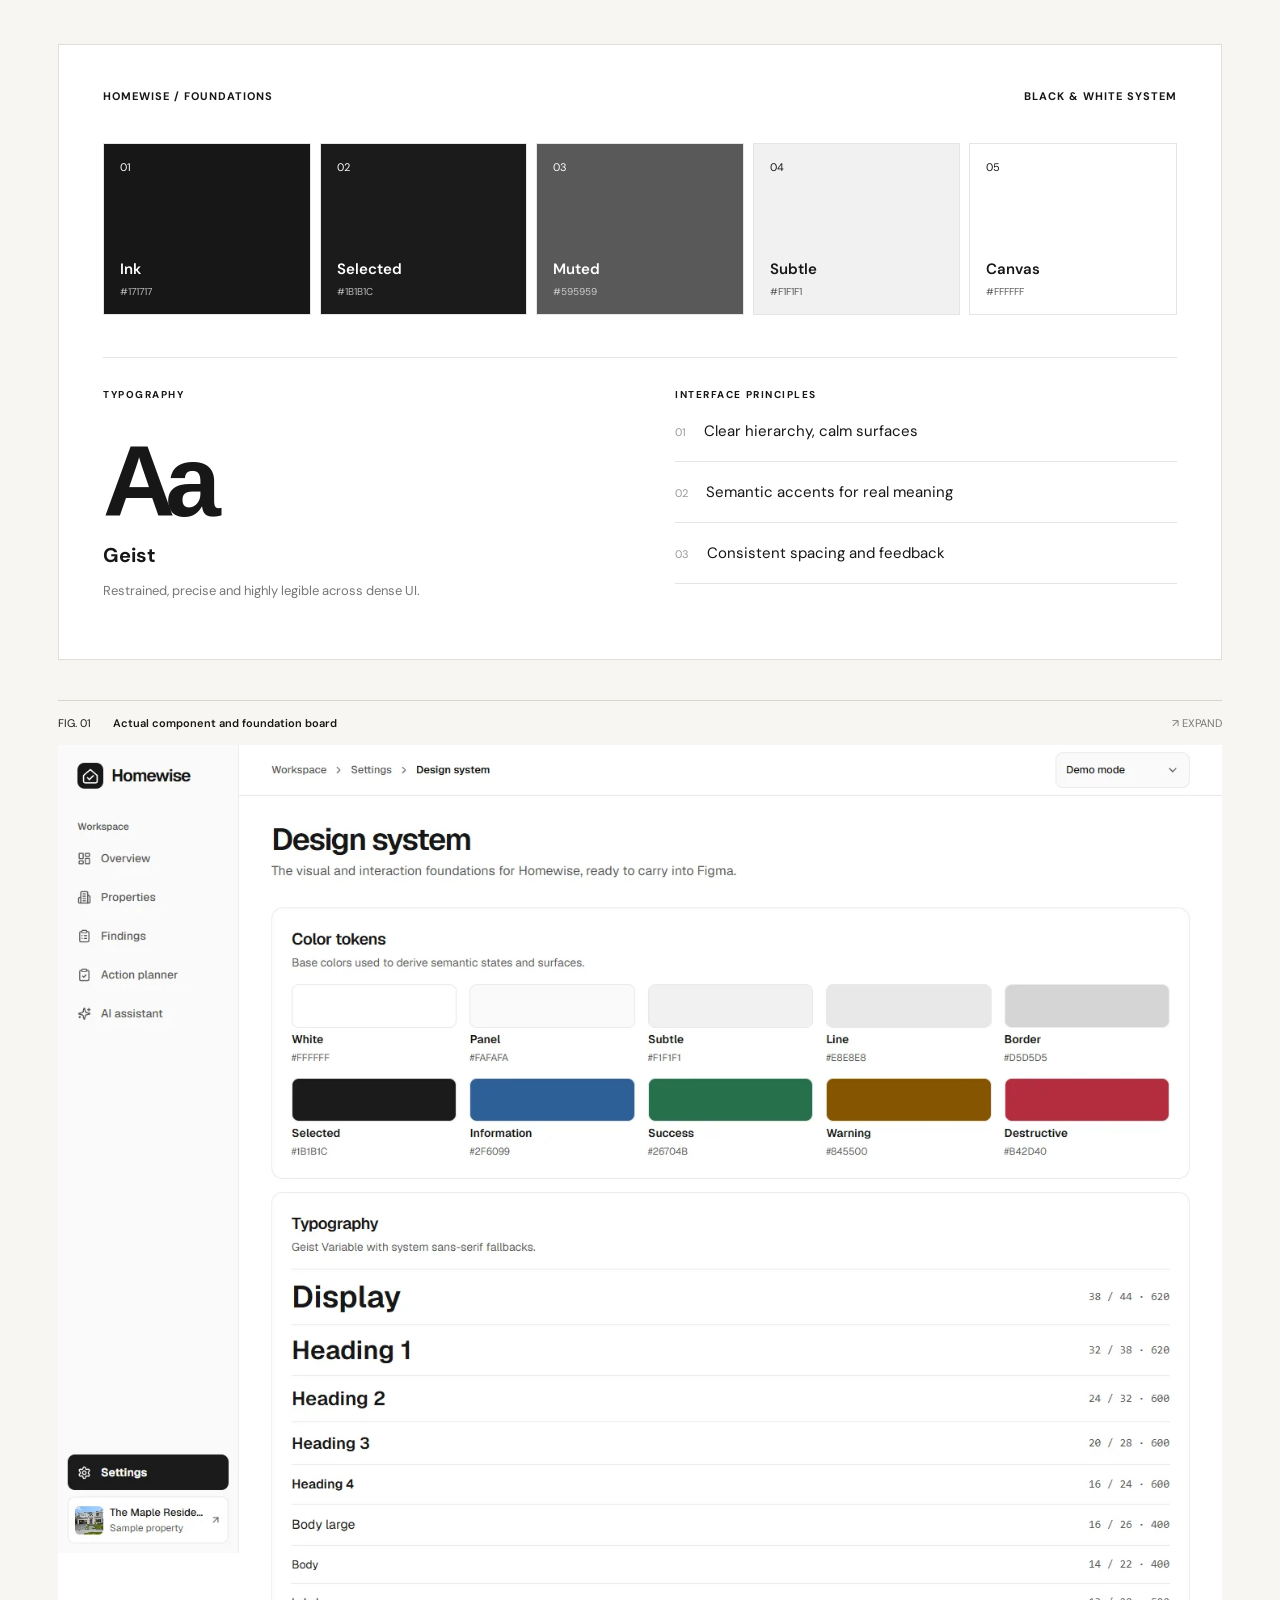
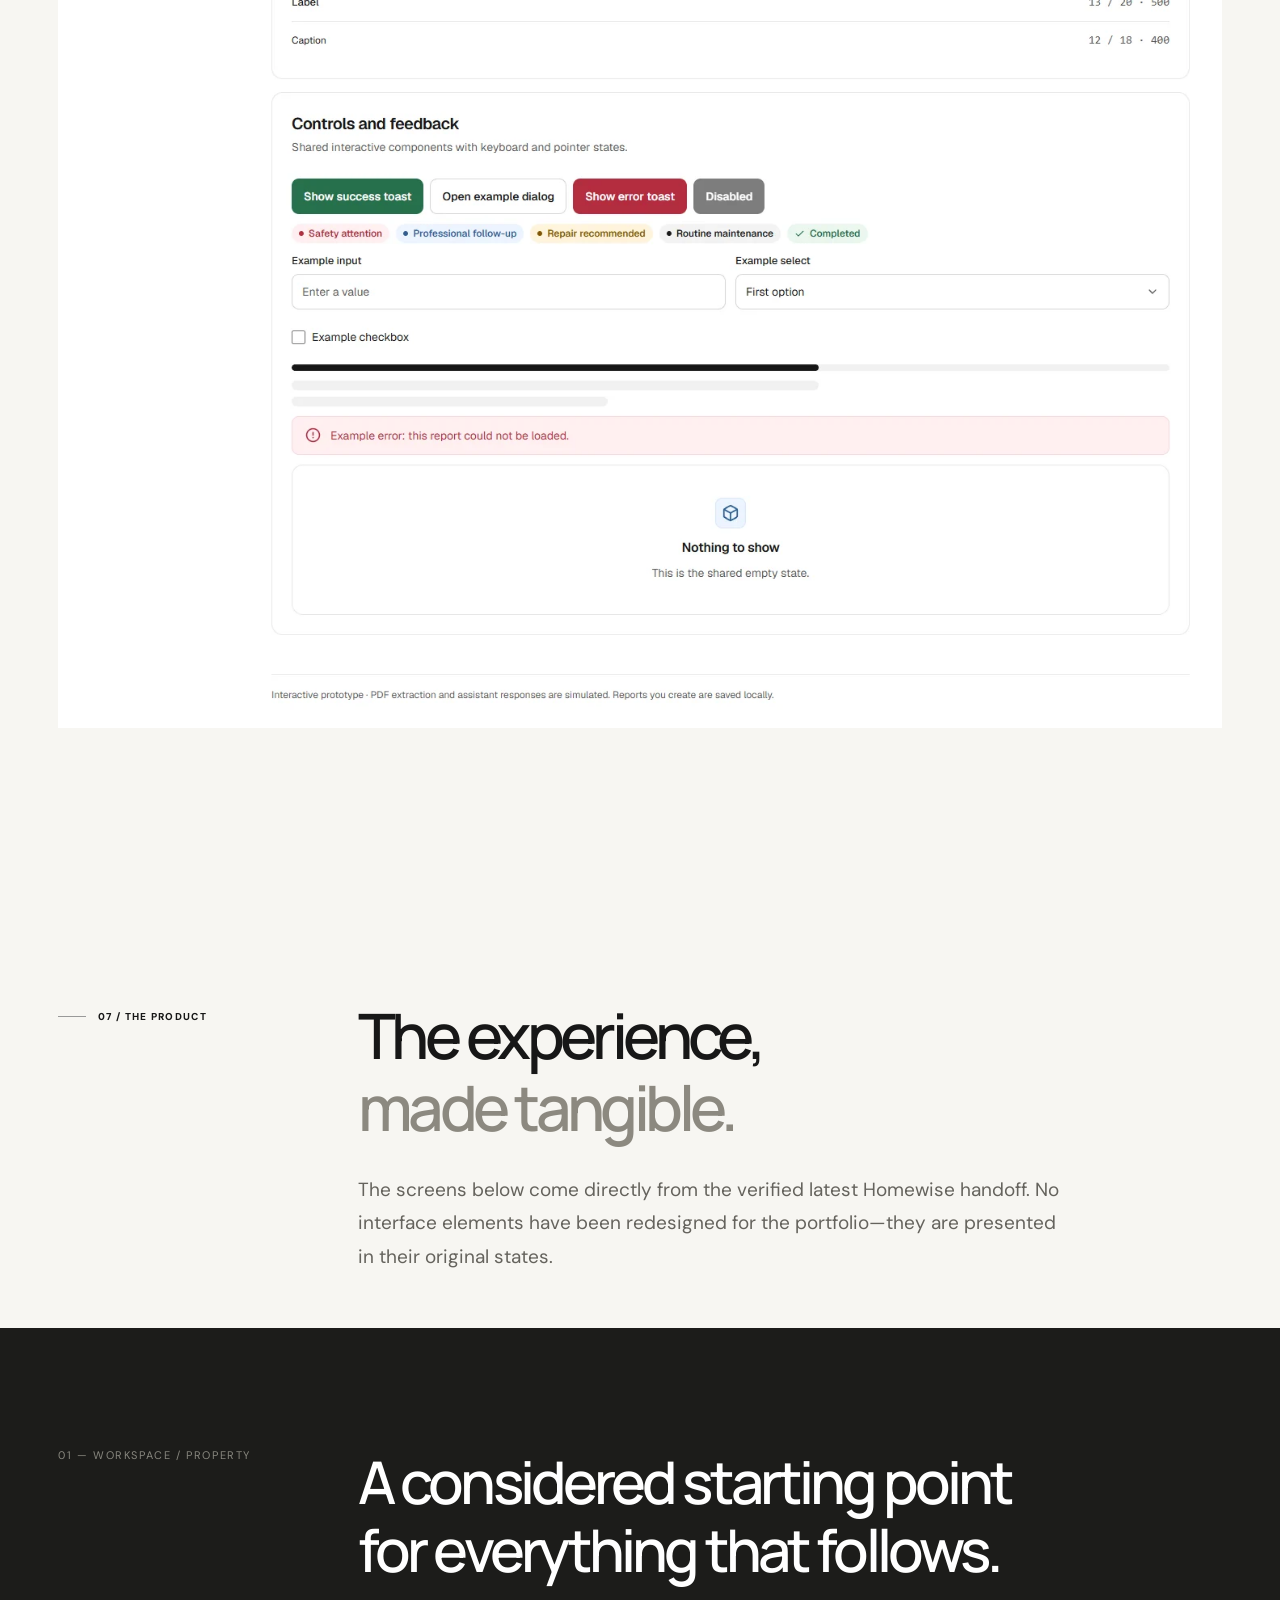
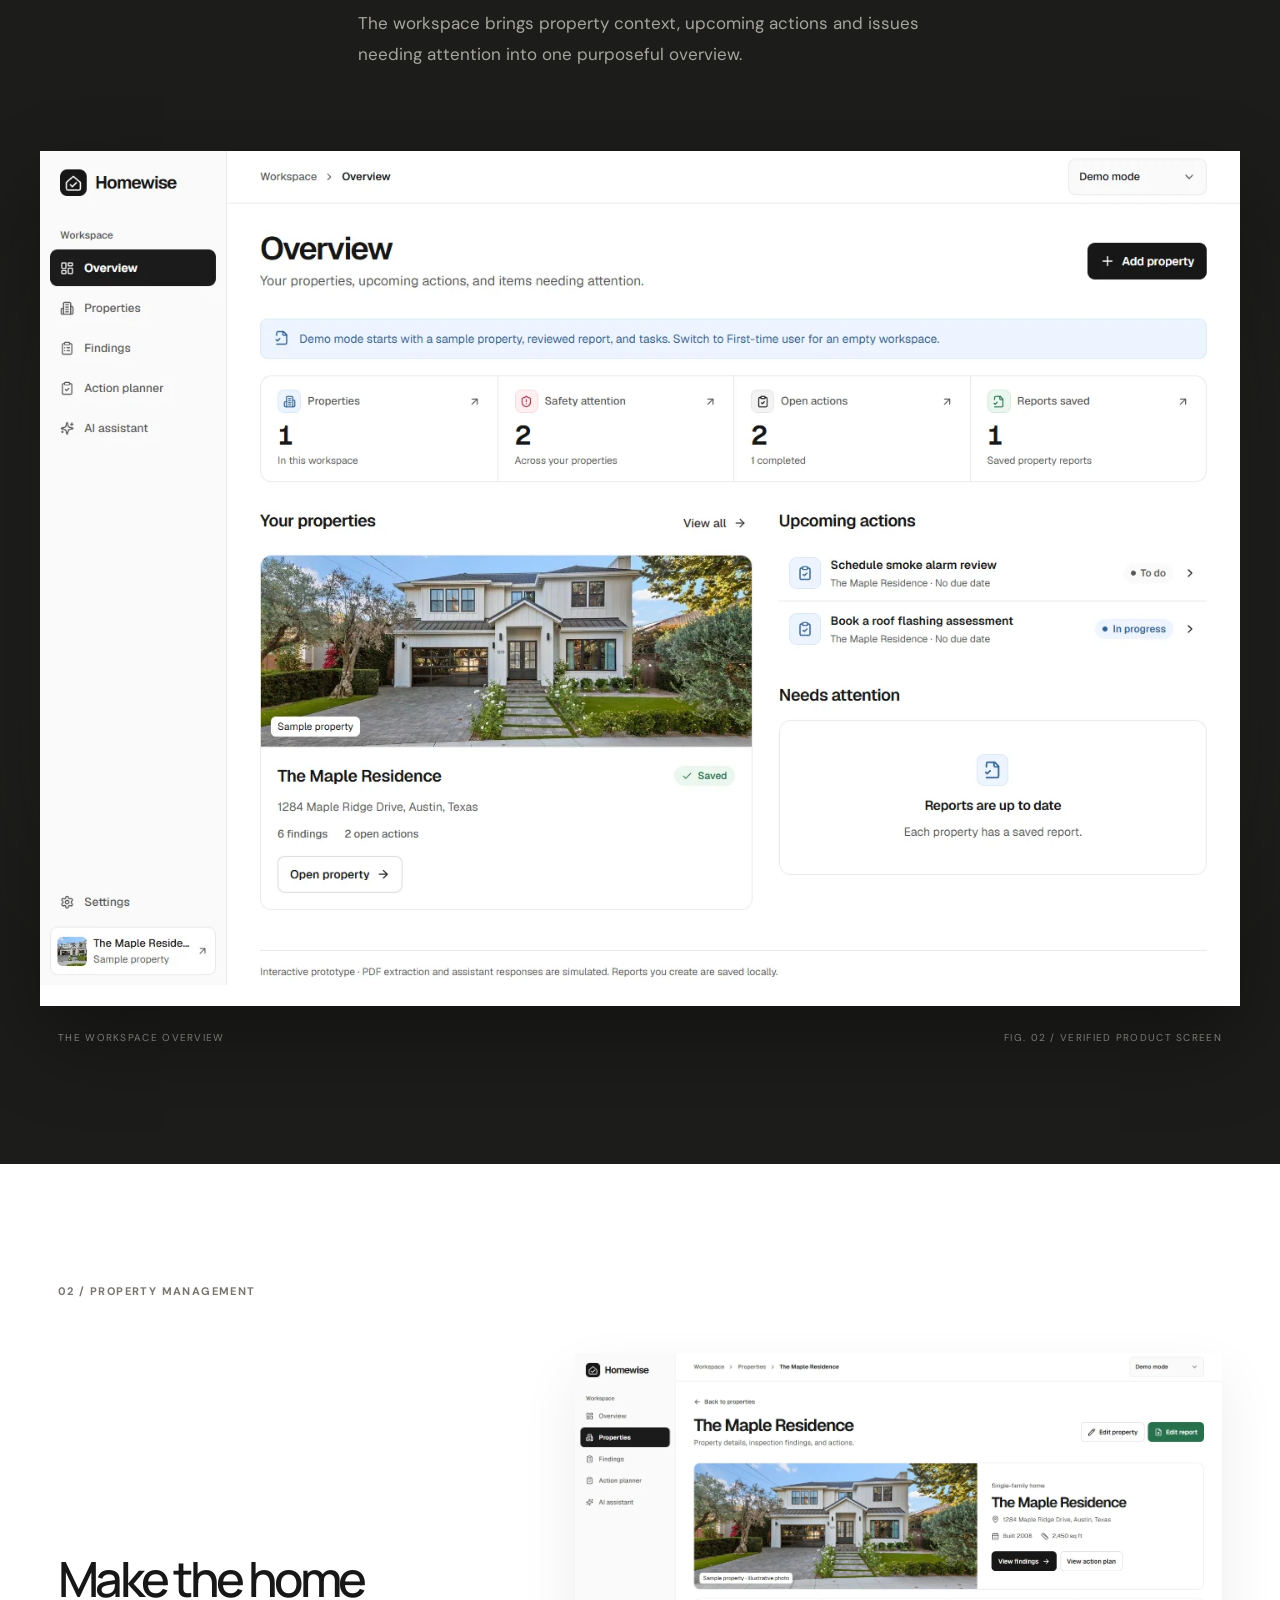
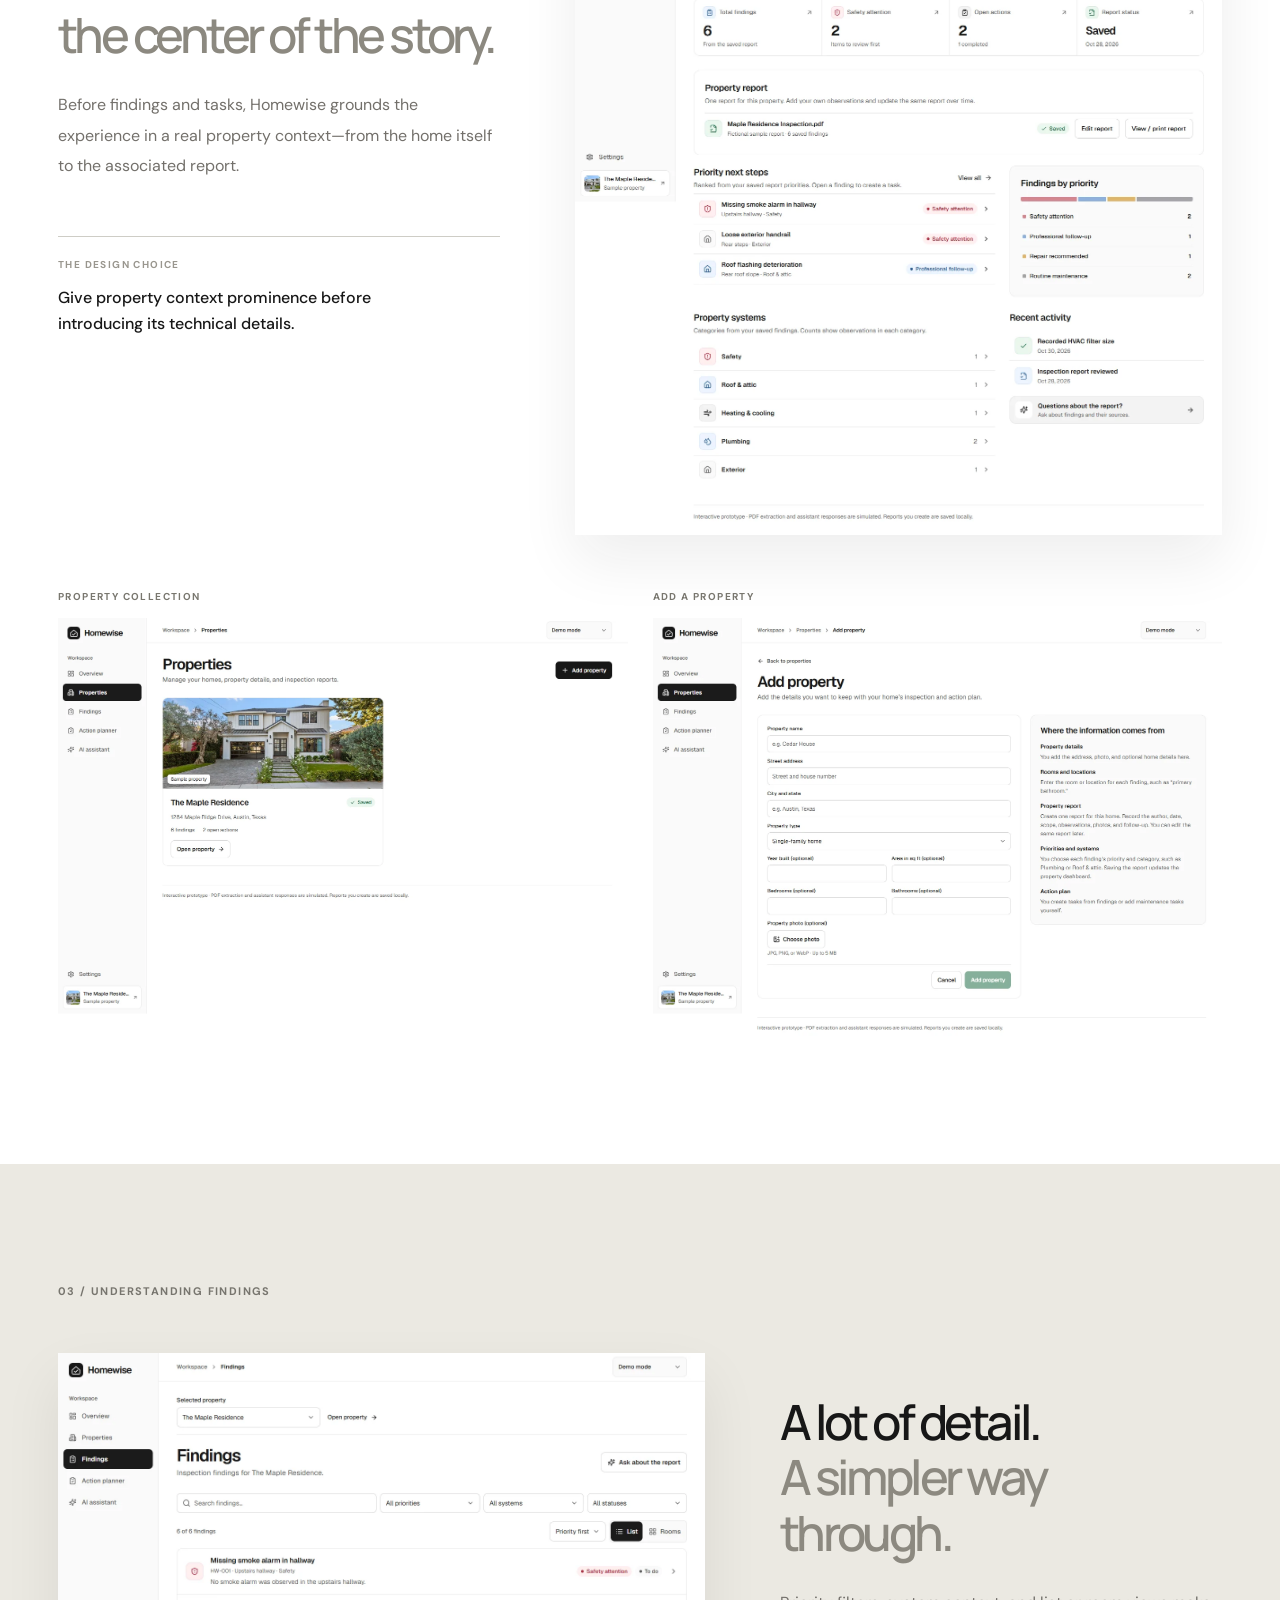
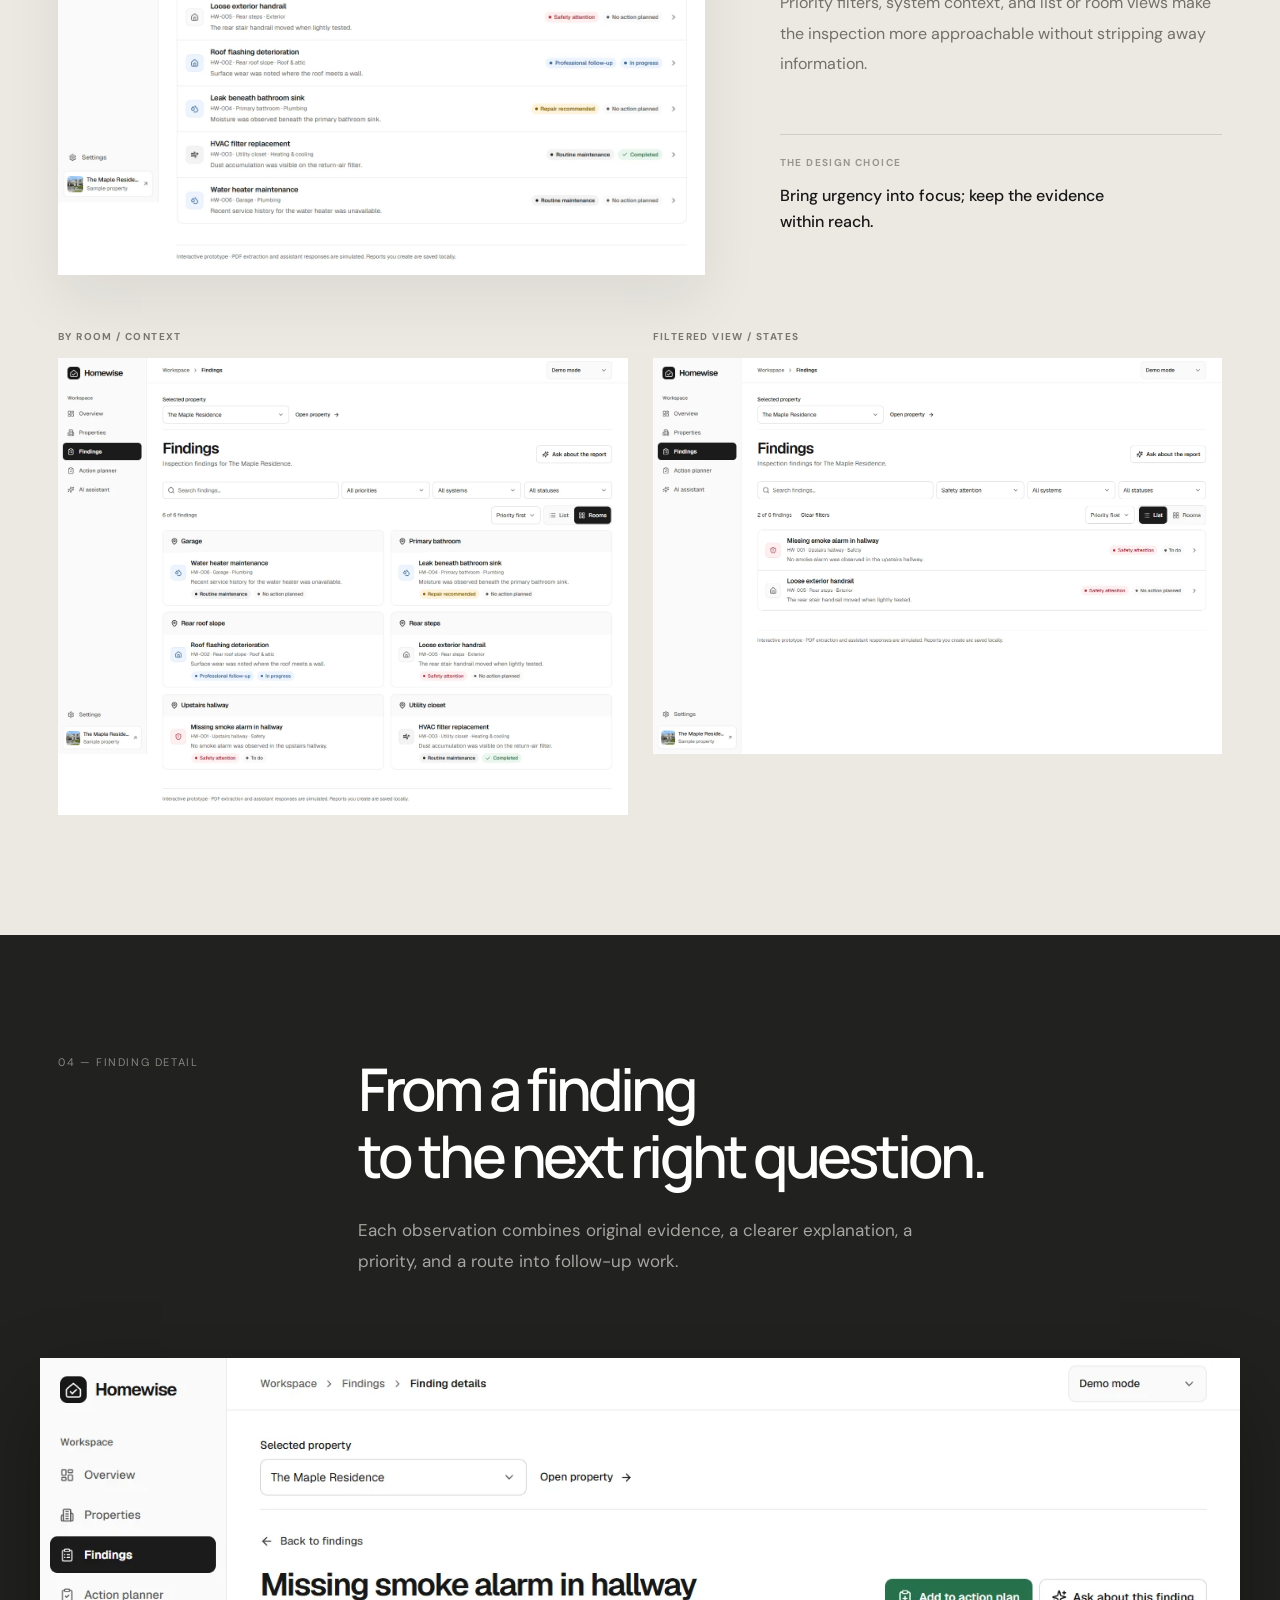
<file: homewise.html>
<!doctype html>
<html lang="en"><head><meta charset="utf-8"><meta name="viewport" content="width=device-width,initial-scale=1"><meta name="theme-color" content="#f7f6f2"><meta name="description" content="Homewise — an independent UX and visual design case study by Akshay Attri. Turning home inspection findings into clarity, action, and a more confident homeownership journey."><title>Homewise — Product Design Case Study | Akshay Attri</title><link rel="canonical" href="https://akshayattri.github.io/Porfolio/homewise.html"><style>@import url('https://fonts.googleapis.com/css2?family=DM+Sans:wght@400;500;600;700&family=Manrope:wght@400;500;600;700;800&display=swap');
:root{--ink:#171717;--muted:#6a6964;--hair:#dddcd6;--paper:#f7f6f2;--white:#fff;--warm:#e8e6df;--dark:#191918;--container:1260px}*{box-sizing:border-box}html{scroll-behavior:smooth;scroll-padding-top:90px}body{background:var(--paper);color:var(--ink);margin:0;font-family:'DM Sans',Arial,sans-serif;-webkit-font-smoothing:antialiased}a{color:inherit;text-decoration:none}button{font:inherit;cursor:pointer}button:focus-visible,a:focus-visible{outline:3px solid #b2a492;outline-offset:4px}.container{max-width:var(--container);padding:0 48px;margin:0 auto}.site-progress{position:fixed;top:0;left:0;width:0;height:2px;background:#58564c;z-index:100}.site-header{height:79px;position:sticky;top:0;z-index:30;border-bottom:1px solid #dad9d3;background:#f7f6f2ec;backdrop-filter:blur(16px)}.head-container{max-width:1400px;height:100%;padding:0 48px;margin:auto;display:flex;align-items:center;gap:35px}.monogram{font-family:'Manrope',sans-serif;font-size:20px;font-weight:800;letter-spacing:-1.5px}.monogram span{font-size:8px;vertical-align:top;letter-spacing:0;position:relative;top:1px}.header-link{font-size:13px;color:#66645f;margin-left:24px}.header-right{display:flex;align-items:center;gap:32px;margin-left:auto;font-size:10px;letter-spacing:1px;font-weight:700}.header-index{letter-spacing:0;font-size:12px;font-weight:500;border-bottom:1px solid #888;padding-bottom:3px}.upper,.micro{font-size:10px;font-weight:700;letter-spacing:1.55px;text-transform:uppercase}.intro{background:var(--paper);padding:85px 0 62px}.eyebrow{font-size:11px;font-weight:700;letter-spacing:1.5px;display:flex;align-items:center;gap:16px}.star{font-size:17px}.sep{color:#b3b0a8}.year{margin-left:auto;color:#89857d}.intro-grid{display:grid;grid-template-columns:minmax(0,1fr) 160px;gap:50px;align-items:end;margin-top:50px}.intro h1{font-family:'Manrope',Arial,sans-serif;font-size:clamp(54px,7.5vw,112px);font-weight:600;line-height:1.06;letter-spacing:-.079em;margin:0;max-width:1060px}.intro h1 em,.section-heading h2 em,.feature-words h2 em,.outcome h2 em{font-style:normal;color:#8c8980}.intro-description{font-size:19px;line-height:1.7;max-width:630px;color:#585750;margin:35px 0 0}.side-number{display:flex;flex-direction:column;justify-content:end;gap:10px}.side-number strong{font-family:'Manrope',sans-serif;font-size:55px;font-weight:500;letter-spacing:-4px;line-height:1}.side-number strong span{font-size:23px;color:#aaa}.side-number>span:last-child{font-size:12px;line-height:1.5;color:#75736c}.intro-details{border-top:1px solid var(--hair);display:grid;grid-template-columns:repeat(4,1fr);gap:20px;margin-top:85px;padding-top:22px}.intro-details .upper{display:block;color:#87847b;font-size:9px}.intro-details strong{font-size:13px;font-weight:500;display:block;margin-top:9px}.hero-visual{background:#191918}.hero-surface{max-width:1600px;margin:auto;min-height:680px;padding:55px max(48px,calc((100vw - 1300px)/2)) 35px;position:relative;display:flex;align-items:center;justify-content:center;overflow:hidden;background:radial-gradient(ellipse 54% 48% at 55% 48%,#33322e 0%,#191918 72%)}.hero-gridlines{position:absolute;inset:0;opacity:.11;background-image:linear-gradient(to right,transparent calc(25% - 1px),#fff 25%,transparent calc(25% + 1px)),linear-gradient(to bottom,transparent calc(50% - 1px),#fff 50%,transparent calc(50% + 1px));pointer-events:none}.hero-overline,.hero-corner,.hero-index{position:absolute;color:#b1afa9;font-size:10px;letter-spacing:1.4px;font-weight:700}.hero-overline{top:35px;left:clamp(25px,5vw,70px)}.hero-corner{top:35px;right:clamp(25px,5vw,70px)}.hero-index{right:clamp(25px,5vw,70px);bottom:28px}.hero-index span{margin-left:10px}.hero-laptop{width:100%;max-width:1060px;position:relative;margin:30px 0 16px;filter:drop-shadow(0 35px 28px #0007)}.device-screen{border:10px solid #151515;border-bottom-width:14px;border-radius:14px 14px 4px 4px;background:white;overflow:hidden;aspect-ratio:1440/1025}.device-screen img{display:block;width:100%;height:100%;object-fit:cover;object-position:top}.device-bottom{height:18px;background:linear-gradient(180deg,#c5c4c2,#767676 65%,#b4b3b1);border-radius:0 0 48% 48%;width:109%;margin-left:-4.5%;position:relative}.device-bottom:after{content:'';position:absolute;top:0;left:42%;width:16%;height:5px;background:#777;border-radius:0 0 7px 7px}.chapter{padding:136px 0}.section-heading{display:grid;grid-template-columns:230px minmax(0,1fr);gap:70px}.index{font-size:10px;letter-spacing:1.3px;font-weight:800;display:flex;align-items:flex-start;gap:12px;padding-top:10px;white-space:nowrap}.index-line{display:block;width:28px;height:1px;background:#999;margin-top:6px}.section-heading h2,.feature-words h2,.outcome h2{font-family:'Manrope',sans-serif;font-size:clamp(43px,4.9vw,75px);letter-spacing:-.073em;font-weight:550;line-height:1.14;margin:0}.body-large{color:#65635d;max-width:710px;line-height:1.75;font-size:19px;margin:30px 0 0}.brief-section{background:var(--paper)}.brief-grid{border-top:1px solid #d5d3cb;display:grid;grid-template-columns:repeat(3,1fr);gap:35px;margin-top:100px}.brief-grid>div{padding:25px 0}.brief-grid .micro{color:#85827a}.brief-grid p{font-size:16px;line-height:1.85;max-width:330px;color:#484741;margin:24px 0 0}.statement{padding:135px 0;background:#e7e5de}.statement-kicker{display:block;font-size:10px;font-weight:750;letter-spacing:1.7px;margin-bottom:50px}.statement h2{font-family:'Manrope',sans-serif;font-size:clamp(42px,6vw,87px);font-weight:500;line-height:1.22;letter-spacing:-.07em;max-width:1050px;margin:0}.statement h2 i{font-style:normal;color:#97938a}.statement-footer{display:flex;justify-content:space-between;align-items:center;border-top:1px solid #cbc8be;margin-top:80px;padding-top:20px;font-size:10px;letter-spacing:1.3px;font-weight:700}.statement-footer span:last-child{font-size:32px}.discovery-section{background:#fff}.persona-grid{display:grid;grid-template-columns:1fr 1fr;gap:18px;margin-top:80px}.persona{background:#f4f3ef;padding:42px;min-height:495px;display:flex;flex-direction:column}.persona:nth-child(2){background:#eae8e2}.persona-top{display:flex;align-items:flex-start;justify-content:space-between}.persona-numeral{font-family:'Manrope',sans-serif;font-weight:500;font-size:56px;letter-spacing:-4px;color:#d1cec5;line-height:1}.persona h3{font-size:28px;font-weight:550;letter-spacing:-1.3px;margin:38px 0 20px}.persona-motto{font-family:Georgia,serif;font-size:28px;line-height:1.4;font-style:italic;letter-spacing:-.6px;max-width:430px;margin:0}.persona-bottom{display:grid;grid-template-columns:1fr 1fr;gap:30px;margin-top:auto;padding-top:44px}.persona-bottom b{font-size:10px;letter-spacing:1.2px}.persona-bottom p{color:#77736a;font-size:13px;line-height:1.7}.integrity-note{font-size:12px;color:#817e76;line-height:1.9;margin:30px 0 0;max-width:870px}.frame-section{background:var(--paper)}.friction-list{margin-top:75px;border-top:1px solid #d8d6ce}.friction{display:grid;grid-template-columns:90px 1fr 240px;align-items:start;gap:25px;padding:36px 0;border-bottom:1px solid #d8d6ce}.friction-index{font-size:13px;color:#98958d}.friction h3{font-size:24px;letter-spacing:-.6px;font-weight:550;margin:0 0 14px}.friction p{font-size:15px;line-height:1.7;color:#77736b;max-width:510px;margin:0}.friction-answer span{font-size:10px;letter-spacing:1.3px;display:block;color:#929086;margin-bottom:11px}.friction-answer strong{font-size:15px;font-weight:600}.journey-section{background:#e6e4dd}.journey-grid{display:grid;grid-template-columns:repeat(5,1fr);gap:0;margin-top:90px;border-top:1px solid #bbb8af;border-bottom:1px solid #bbb8af}.journey-stage{padding:22px 17px 34px 0;border-right:1px solid #c7c4ba;min-height:300px}.journey-stage:not(:first-child){padding-left:19px}.journey-stage:last-child{border:0}.journey-stage>span{font-size:9px;color:#77736d;letter-spacing:1.2px;font-weight:700}.journey-symbol{font-family:Georgia,serif;font-size:44px;margin:31px 0 16px}.journey-stage h3{font-size:18px;line-height:1.35;font-weight:600;margin:0 0 12px}.journey-stage p{font-size:12px;line-height:1.6;color:#77736c;max-width:150px}.subtle-footnote{font-size:11px;color:#78756e;margin-top:28px}.ia-section{background:#fff}.ia-panel{background:#171717;color:#fff;padding:60px 48px;margin-top:75px;position:relative}.ia-root{text-align:center;border:1px solid #545454;padding:19px;max-width:300px;margin:auto;font-size:12px;font-weight:700;letter-spacing:1.4px}.ia-root span{color:#aaa;margin:0 6px}.ia-columns{display:grid;grid-template-columns:repeat(5,1fr);gap:12px;margin-top:75px;position:relative}.ia-columns:before{content:'';position:absolute;top:-37px;left:10%;right:10%;height:1px;background:#636363}.ia-group{border:1px solid #525252;padding:20px 15px;position:relative}.ia-group:before{content:'';width:1px;background:#636363;height:37px;position:absolute;bottom:100%;left:50%}.ia-group>span{font-size:11px;color:#aaa}.ia-group h3{font-size:16px;letter-spacing:-.3px;margin:16px 0 25px}.ia-group p{border-top:1px solid #414141;padding-top:13px;font-size:12px;line-height:1.4;color:#c2c2c2}.system-section{background:var(--paper)}.system-panel{margin-top:80px;background:white;border:1px solid #dfded9;padding:44px}.system-head{display:flex;justify-content:space-between;font-size:11px;font-weight:700;letter-spacing:1px;margin-bottom:40px}.color-samples{display:grid;grid-template-columns:repeat(5,1fr);gap:9px}.color-samples>div{background:var(--swatch);height:172px;border:1px solid #e6e5e2;display:flex;flex-direction:column;padding:16px;justify-content:flex-end;gap:6px}.color-samples strong{font-size:15px;font-weight:600}.color-samples small{font-size:10px;opacity:.7}.color-samples span{font-size:11px;margin-bottom:auto}.system-second{border-top:1px solid #e5e4df;margin-top:42px;padding-top:30px;display:grid;grid-template-columns:1fr 1fr;gap:70px}.type-aa{font-size:100px;font-weight:600;letter-spacing:-10px;line-height:1.1;margin:25px 0 6px;font-family:Arial,sans-serif}.system-second h3{font-size:20px;margin:0}.system-second p{font-size:13px;color:#777;line-height:1.6}.sys-row{padding:20px 0;border-bottom:1px solid #e5e4e0;font-size:15px}.sys-row span{font-size:11px;color:#999;margin-right:18px}.design-system-shot{margin-top:40px}.shot-header{display:flex;align-items:center;gap:22px;border-top:1px solid #d6d4cd;padding:15px 0;font-size:11px}.shot-header strong{font-weight:600}.shot-header span:last-child{margin-left:auto;color:#777}.product-chapter{background:#f7f6f2;padding-bottom:55px}.showcase{padding:120px 0}.showcase-dark{background:#1c1c1a;color:#fff}.showcase-dark p{color:#a7a59f}.showcase-heading{display:grid;grid-template-columns:230px 1fr;gap:70px;align-items:start;margin-bottom:65px}.showcase-meta{font-size:11px;letter-spacing:1.6px;color:#88877f}.showcase-copy h2{font-family:'Manrope',sans-serif;font-size:clamp(39px,4.6vw,68px);line-height:1.15;letter-spacing:-.066em;font-weight:550;margin:0}.showcase-copy p{font-size:17px;line-height:1.8;max-width:600px;margin-top:25px}.full-shot-wrap{max-width:1320px;padding:0 40px;margin:auto;position:relative}.full-shot-wrap .image-open{position:relative;box-shadow:0 35px 80px #0005}.full-shot-glow{position:absolute;inset:15% 5%;background:#575651;filter:blur(80px);opacity:.18}.showcase-footer{margin-top:25px;display:flex;justify-content:space-between;font-size:10px;letter-spacing:1.3px;color:#93928d}.showcase-light{background:#fff}.showcase-cream{background:#ebe9e2}.showcase-white{background:#fff}.showcase-soft{background:#f1f0eb}.feature-number{font-size:11px;letter-spacing:1.4px;font-weight:700;color:#77756e;margin-bottom:55px}.feature-grid{display:grid;grid-template-columns:38% 1fr;gap:75px;align-items:center}.feature-grid.feature-reverse{grid-template-columns:1fr 38%}.feature-grid.feature-reverse .feature-words{order:2}.feature-grid.feature-reverse .feature-image{order:1}.feature-words h2{font-size:clamp(36px,3.8vw,56px)}.feature-words p{font-size:16px;line-height:1.9;color:#73706b;margin:28px 0}.feature-insight{border-top:1px solid #cecdc6;padding-top:21px;margin-top:55px}.feature-insight span{display:block;font-size:10px;letter-spacing:1.4px;font-weight:700;color:#99968e;margin-bottom:14px}.feature-insight strong{display:block;font-size:16px;line-height:1.6;font-weight:500;max-width:370px}.feature-image .image-open{box-shadow:0 25px 55px #1a1a1a13}.dual-gallery{display:grid;grid-template-columns:1fr 1fr;gap:25px;margin-top:55px}.mini-heading{font-size:10px;letter-spacing:1.4px;font-weight:700;margin-bottom:15px;color:#79776f}.image-open{position:relative;width:100%;display:block;background:#fff;border:0;padding:0;overflow:hidden;text-align:left;cursor:zoom-in}.shot-img{display:block;width:100%;height:auto;max-width:100%;object-fit:contain}.image-zoom{position:absolute;right:13px;top:13px;display:grid;place-items:center;width:34px;height:34px;border-radius:50%;font-size:17px;background:#222;color:#fff;opacity:0;transform:translateY(6px);transition:.25s}.image-open:hover .image-zoom,.image-open:focus-visible .image-zoom{opacity:1;transform:none}.image-open img{transition:transform .45s}.image-open:hover img{transform:scale(1.01)}.showcase-detail{background:#21211f}.mobile-chapter{background:#ddd9d0;overflow:hidden}.phone-showcase{display:grid;grid-template-columns:repeat(4,1fr);gap:26px;margin-top:90px}.phone-offset{padding-top:85px}.phone-label{font-size:10px;font-weight:700;letter-spacing:1.4px;margin:0 0 17px}.phone-bezel{padding:8px;background:#191919;border-radius:30px;box-shadow:0 18px 45px #0002}.phone-bezel .image-open{border-radius:22px;max-height:670px}.phone-bezel .shot-img{width:100%;height:auto}.gallery-section{background:#fff}.gallery-grid{margin-top:75px;display:grid;grid-template-columns:repeat(2,1fr);gap:42px 24px}.gallery-card{margin:0;min-width:0}.gallery-image{background:#f4f4f2;min-height:220px;display:grid;place-items:center;padding:19px}.gallery-card figcaption{display:flex;gap:18px;align-items:center;padding-top:15px;font-size:13px}.gallery-card figcaption span:first-child{color:#999;font-size:11px}.gallery-card figcaption strong{font-weight:600}.gallery-card figcaption span:last-child{margin-left:auto}.gallery-annotation{font-size:12px;color:#85827d;border-top:1px solid #e0ded9;padding-top:24px;margin-top:75px}.rule-dash{font-size:22px;vertical-align:middle}.outcome{background:#e8e6df}.takeaways{margin-top:55px;border-top:1px solid #cbc9c2}.takeaways>div{display:grid;grid-template-columns:60px 1fr;gap:25px;align-items:start;border-bottom:1px solid #cbc9c2;padding:24px 0}.takeaways span{font-size:12px;color:#88857d}.takeaways p{font-size:17px;line-height:1.8;margin:0}.next-section{background:#1a1a19;color:#fff;padding:95px 0}.next-section .micro{color:#a8a69f}.next-link{font-family:'Manrope',Arial,sans-serif;font-weight:500;letter-spacing:-.07em;display:flex;justify-content:space-between;align-items:center;font-size:clamp(55px,8vw,116px);margin:30px 0 0;padding-bottom:33px;border-bottom:1px solid #51514e}.next-arrow{font-size:52px;letter-spacing:0;transition:transform .25s}.next-link:hover .next-arrow{transform:translate(7px,-7px)}.next-section p{font-size:15px;color:#aaa9a5}.footer{background:#141413;color:#aaa;padding:24px 0;border-top:1px solid #30302e}.footer-content{display:flex;justify-content:space-between;align-items:center;font-size:11px;gap:14px}.footer a{color:#fff}#lightbox{width:100vw;height:100dvh;max-width:none;max-height:none;padding:60px 28px 20px;margin:0;border:0;position:fixed;background:#161616ef;color:white;overflow:auto}#lightbox::backdrop{background:#000d}#lightbox .lb-close{position:fixed;right:20px;top:15px;width:44px;height:44px;border:1px solid #777;background:#222;color:white;border-radius:50%;font-size:17px;z-index:6}#lightbox .lb-shell{margin:0 auto;width:max-content;max-width:100%;min-height:calc(100vh - 170px);display:flex;align-items:flex-start;justify-content:center}#lightbox img{display:block;max-width:min(97%,1650px);height:auto;margin:0 auto;box-shadow:0 30px 100px #0008}#lightbox .lb-controls{display:flex;align-items:center;justify-content:center;gap:30px;padding:28px 0}#lightbox .lb-controls button{background:none;border:1px solid #777;color:#fff;padding:12px 16px;font-size:12px}#lightbox .lb-counter{font-size:12px;color:#aaa}@media(max-width:1100px){.section-heading,.showcase-heading{grid-template-columns:175px 1fr;gap:35px}.feature-grid,.feature-grid.feature-reverse{gap:40px}.intro h1{font-size:clamp(54px,7vw,100px)}.hero-surface{min-height:500px}.persona{padding:28px}.persona-motto{font-size:23px}.ia-panel{padding:40px 25px}.ia-group{padding:16px 10px}.ia-group h3{font-size:13px}}@media(max-width:820px){.container,.head-container{padding:0 25px}.site-header{height:65px}.header-right>span{display:none}.header-link{margin-left:0}.intro{padding-top:65px}.intro-grid{grid-template-columns:1fr}.side-number{display:none}.intro h1{font-size:clamp(50px,8vw,72px)}.intro-details{grid-template-columns:1fr 1fr;margin-top:55px}.chapter{padding:85px 0}.section-heading,.showcase-heading{grid-template-columns:1fr;gap:25px}.section-heading h2{font-size:clamp(40px,6vw,62px)}.brief-grid{margin-top:55px}.journey-grid{grid-template-columns:repeat(2,1fr);border-bottom:0}.journey-stage{border-bottom:1px solid #c7c4ba;min-height:220px}.journey-stage:not(:first-child){padding-left:14px}.ia-columns{grid-template-columns:repeat(3,1fr)}.ia-columns:before,.ia-group:before{display:none}.feature-grid,.feature-grid.feature-reverse{grid-template-columns:1fr}.feature-grid.feature-reverse .feature-words{order:0}.feature-grid.feature-reverse .feature-image{order:0}.showcase{padding:80px 0}.showcase-heading{margin-bottom:30px}.phone-showcase{gap:14px}.phone-offset{padding-top:55px}.gallery-grid{gap:24px}.hero-surface{min-height:390px;padding:60px 35px 40px}.hero-corner{display:none}}@media(max-width:600px){.container,.head-container{padding:0 20px}.header-index{display:none}.header-link{margin-left:auto}.intro{padding:54px 0 36px}.intro-grid{margin-top:36px}.intro h1{font-size:clamp(40px,11vw,60px);line-height:1.1;letter-spacing:-.07em}.intro-description{font-size:15px;margin-top:25px}.intro-details{gap:22px 12px;margin-top:42px;padding-top:18px}.intro-details strong{font-size:11px}.eyebrow{font-size:9px;gap:8px}.hero-surface{min-height:285px;padding:52px 19px 35px}.hero-overline{top:17px;font-size:7px}.hero-index{font-size:8px;right:18px;bottom:13px}.hero-laptop{margin:0}.device-screen{border-width:5px;border-bottom-width:7px;border-radius:7px 7px 2px 2px}.device-bottom{height:10px}.chapter{padding:65px 0}.section-heading h2,.feature-words h2{font-size:clamp(35px,9vw,48px)}.body-large{font-size:15px;margin-top:21px}.brief-grid{grid-template-columns:1fr;gap:0;margin-top:35px}.brief-grid>div{border-bottom:1px solid var(--hair);padding:24px 0}.brief-grid p{margin-top:12px;font-size:15px}.statement{padding:75px 0}.statement h2{font-size:clamp(35px,9vw,55px)}.statement-kicker{margin-bottom:34px}.statement-footer{margin-top:50px}.persona-grid{grid-template-columns:1fr;margin-top:40px}.persona{min-height:430px;padding:25px}.persona h3{margin:25px 0 12px}.persona-bottom{gap:15px}.persona-motto{font-size:25px}.friction{grid-template-columns:40px 1fr;gap:14px}.friction-answer{grid-column:2}.friction h3{font-size:20px}.journey-grid{margin-top:45px}.journey-stage{min-height:215px}.journey-symbol{margin:20px 0 10px}.ia-panel{margin-top:45px;padding:25px 15px}.ia-columns{grid-template-columns:1fr 1fr;gap:8px;margin-top:20px}.ia-group{padding:12px}.ia-group h3{margin:9px 0 14px}.ia-group p{font-size:10px}.system-panel{padding:20px;margin-top:42px}.system-head{font-size:8px}.color-samples{grid-template-columns:repeat(5,1fr);gap:4px}.color-samples>div{height:100px;padding:6px}.color-samples strong{font-size:8px}.color-samples span,.color-samples small{font-size:7px}.system-second{grid-template-columns:1fr;gap:20px}.type-aa{font-size:70px}.shot-header{font-size:9px}.feature-number{margin-bottom:30px}.feature-grid{gap:35px}.feature-words p{font-size:15px}.feature-insight{margin-top:30px}.dual-gallery{grid-template-columns:1fr;gap:30px;margin-top:40px}.showcase{padding:65px 0}.showcase-copy h2{font-size:37px}.showcase-copy p{font-size:15px}.full-shot-wrap{padding:0 12px}.showcase-footer{font-size:8px}.phone-showcase{grid-template-columns:1fr 1fr;gap:12px}.phone-offset{padding-top:35px}.phone-bezel{padding:4px;border-radius:16px}.phone-bezel .image-open{border-radius:13px}.phone-label{font-size:8px}.gallery-grid{grid-template-columns:1fr;margin-top:40px}.gallery-image{padding:9px;min-height:0}.outcome .takeaways p{font-size:15px}.next-section{padding:60px 0}.next-link{font-size:clamp(48px,13vw,78px)}.next-arrow{font-size:35px}.footer-content{flex-wrap:wrap}.image-zoom{opacity:1;transform:none;width:25px;height:25px;font-size:14px}#lightbox{padding:63px 8px 12px}#lightbox img{max-width:100%}#lightbox .lb-controls{gap:12px}#lightbox .lb-controls button{font-size:10px;padding:8px 10px}}@media(prefers-reduced-motion:reduce){*,*:before,*:after{scroll-behavior:auto!important;transition:none!important;animation:none!important}}
</style></head>
<body><div class="site-progress" aria-hidden="true"></div>
<header class="site-header"><div class="head-container"><a href="index.html" class="monogram" aria-label="Akshay Attri home">AA<span>®</span></a><a href="index.html#work" class="header-link">← &nbsp; All projects</a><div class="header-right"><span>PRODUCT DESIGN · 2026</span><a href="#chapters" class="header-index">Explore case study ↓</a></div></div></header>
<main>
<section class="intro chapter" id="top"><div class="container intro-inner"><div class="eyebrow"><span class="star">✳</span> HOMEWISE <span class="sep">/</span> UX CASE STUDY <span class="year">2026</span></div><div class="intro-grid"><div><h1>A house has stories.<br><em>Its care needs clarity.</em></h1><p class="intro-description">Making property inspection information easier to understand, prioritize and act on—without overwhelming the homeowner.</p></div><div class="side-number"><span class="upper">INDEPENDENT PRODUCT CONCEPT</span><strong>01<span>/</span>03</strong><span>Homeownership, made more manageable.</span></div></div><div class="intro-details"><div><span class="upper">ROLE</span><strong>Product Strategy · UX · UI Design</strong></div><div><span class="upper">PLATFORM</span><strong>Responsive Web Application</strong></div><div><span class="upper">FOCUS</span><strong>Inspection-to-Action Experience</strong></div><div><span class="upper">STATUS</span><strong>Independent Concept / Prototype</strong></div></div></div></section>
<section class="hero-visual" aria-label="Homewise product showcase"><div class="hero-surface"><div class="hero-gridlines" aria-hidden="true"></div><span class="hero-overline">HW / DESIGN STUDY — 001</span><span class="hero-corner">A QUIETER WAY TO FEEL AT HOME.</span><div class="hero-laptop"><div class="device-screen"><img src="assets/homewise/desktop-01-workspace-overview.webp" alt="Homewise original workspace overview showing properties and suggested actions" fetchpriority="high" decoding="async"></div><div class="device-bottom"></div></div><span class="hero-index">THE HOMEWISE WORKSPACE <span>↗</span></span></div></section>
<section class="chapter brief-section" id="chapters"><div class="container"><div class="section-heading"><div class="index"><span class="index-line"></span>01 / THE BRIEF</div><div><h2>From a long inspection report<br>to <em>a clearer way forward.</em></h2><p class="body-large">Home inspections are full of useful detail. But after the report arrives, the next steps can feel fragmented: what matters most, who should take action, and how does everything stay organized?</p></div></div><div class="brief-grid"><div><div class="micro">THE OPPORTUNITY</div><p>Design a calm, actionable workspace that helps homeowners move from understanding an issue to deciding what happens next.</p></div><div><div class="micro">THE EXPERIENCE</div><p>A connected product journey across properties, inspection findings, action planning and context-aware assistance.</p></div><div><div class="micro">THE DESIGN PRINCIPLE</div><p>Provide useful context and clear priorities without presenting software as a substitute for professional judgment.</p></div></div></div></section>
<section class="statement"><div class="container statement-wrap"><span class="statement-kicker">THE DESIGN QUESTION</span><h2>How might we make an inspection feel less like <i>a list of problems</i>—and more like <i>a plan?</i></h2><div class="statement-footer"><span>HOMEWISE / CONCEPT EXPLORATION</span><span>↘</span></div></div></section>
<section class="chapter discovery-section"><div class="container"><div class="section-heading"><div class="index"><span class="index-line"></span>02 / DISCOVERY</div><div><h2>Understand the person<br><em>behind the property.</em></h2><p class="body-large">The experience was framed around two plausible situations: navigating an inspection for the first time, and managing ongoing care for a home already owned.</p></div></div><div class="persona-grid"><article class="persona"><div class="persona-top"><span class="micro">PROVISIONAL PERSONA / 01</span><span class="persona-numeral">01</span></div><h3>The new homeowner</h3><p class="persona-motto">“I know what the report says. I’m not sure what to do with it.”</p><div class="persona-bottom"><div><b>WANTS TO</b><p>Understand unfamiliar terms and feel prepared for the next conversation with a qualified professional.</p></div><div><b>DESIGN IMPLICATION</b><p>Plain-language context, visible source evidence and priority explanations.</p></div></div></article><article class="persona"><div class="persona-top"><span class="micro">PROVISIONAL PERSONA / 02</span><span class="persona-numeral">02</span></div><h3>The active homeowner</h3><p class="persona-motto">“There are always a few things to fix. I need to keep track.”</p><div class="persona-bottom"><div><b>WANTS TO</b><p>Keep important property details in one place and see what still needs follow-up.</p></div><div><b>DESIGN IMPLICATION</b><p>Connected findings, a persistent action planner and simple status management.</p></div></div></article></div><p class="integrity-note"><strong>Research note.</strong> These are exploration personas and hypotheses, not fabricated user interviews or validated research findings. The concept calls for formal research and usability testing before production.</p></div></section>
<section class="chapter frame-section"><div class="container"><div class="section-heading"><div class="index"><span class="index-line"></span>03 / FRAME THE PROBLEM</div><div><h2>Three frictions.<br><em>One connected response.</em></h2></div></div><div class="friction-list"><div class="friction"><span class="friction-index">01</span><div><h3>Information without perspective.</h3><p>Inspection reports can contain unfamiliar technical language and scattered observations.</p></div><div class="friction-answer"><span>DESIGN RESPONSE</span><strong>Plain language + evidence</strong></div></div><div class="friction"><span class="friction-index">02</span><div><h3>Priorities without next steps.</h3><p>A finding alone does not tell the homeowner how to turn concern into action.</p></div><div class="friction-answer"><span>DESIGN RESPONSE</span><strong>Finding → task</strong></div></div><div class="friction"><span class="friction-index">03</span><div><h3>Tasks without continuity.</h3><p>Follow-ups, report details and status updates can be distributed across different places.</p></div><div class="friction-answer"><span>DESIGN RESPONSE</span><strong>One connected workspace</strong></div></div></div></div></section>
<section class="chapter journey-section"><div class="container"><div class="section-heading"><div class="index"><span class="index-line"></span>04 / USER JOURNEY</div><div><h2>Design for the work<br><em>after the inspection.</em></h2><p class="body-large">The central journey moves from receiving a report to organizing the work that follows. Each step reduces uncertainty while preserving the report as the source of truth.</p></div></div><div class="journey-grid"><div class="journey-stage"><span>01 / START</span><div class="journey-symbol">⌂</div><h3>Set up<br>a property</h3><p>Keep each home's context together.</p></div><div class="journey-stage"><span>02 / COLLECT</span><div class="journey-symbol">≡</div><h3>Add an<br>inspection</h3><p>Attach or create the report.</p></div><div class="journey-stage"><span>03 / UNDERSTAND</span><div class="journey-symbol">◎</div><h3>Review<br>findings</h3><p>See details, evidence and priorities.</p></div><div class="journey-stage"><span>04 / ACT</span><div class="journey-symbol">↗</div><h3>Make an<br>action plan</h3><p>Translate issues into follow-up work.</p></div><div class="journey-stage"><span>05 / MAINTAIN</span><div class="journey-symbol">✓</div><h3>Track<br>progress</h3><p>Stay organized as work evolves.</p></div></div><div class="subtle-footnote">Journey model / Concept UX — flows are grounded in the verified implementation handoff.</div></div></section>
<section class="chapter ia-section"><div class="container"><div class="section-heading"><div class="index"><span class="index-line"></span>05 / INFORMATION ARCHITECTURE</div><div><h2>Give every piece<br><em>a place to belong.</em></h2></div></div><div class="ia-panel"><div class="ia-root">HOMEWISE <span>/</span> WORKSPACE</div><div class="ia-columns"><div class="ia-group"><span>01</span><h3>Overview</h3><p>Property snapshot</p><p>Upcoming actions</p><p>Needs attention</p></div><div class="ia-group"><span>02</span><h3>Properties</h3><p>Property details</p><p>Inspection reports</p><p>Evidence &amp; history</p></div><div class="ia-group"><span>03</span><h3>Findings</h3><p>List &amp; room views</p><p>Filters</p><p>Finding details</p></div><div class="ia-group"><span>04</span><h3>Action planner</h3><p>To do / in progress</p><p>Completion status</p><p>Task details</p></div><div class="ia-group"><span>05</span><h3>AI assistant</h3><p>Property context</p><p>Explanations</p><p>Source references</p></div></div></div></div></section>
<section class="chapter system-section"><div class="container"><div class="section-heading"><div class="index"><span class="index-line"></span>06 / VISUAL LANGUAGE</div><div><h2>Quiet. Considered.<br><em>Confident in its purpose.</em></h2><p class="body-large">A mostly monochrome foundation supports dense information without becoming visually loud. Semantic color is reserved for states, evidence and urgency—not used as decoration.</p></div></div><div class="system-panel"><div class="system-head"><span>HOMEWISE / FOUNDATIONS</span><span>BLACK &amp; WHITE SYSTEM</span></div><div class="color-samples"><div style="--swatch:#171717;color:#fff"><span>01</span><strong>Ink</strong><small>#171717</small></div><div style="--swatch:#1b1b1c;color:#fff"><span>02</span><strong>Selected</strong><small>#1B1B1C</small></div><div style="--swatch:#595959;color:#fff"><span>03</span><strong>Muted</strong><small>#595959</small></div><div style="--swatch:#f1f1f1;color:#171717"><span>04</span><strong>Subtle</strong><small>#F1F1F1</small></div><div style="--swatch:#fff;color:#171717"><span>05</span><strong>Canvas</strong><small>#FFFFFF</small></div></div><div class="system-second"><div><div class="micro">TYPOGRAPHY</div><div class="type-aa">Aa</div><h3>Geist</h3><p>Restrained, precise and highly legible across dense UI.</p></div><div><div class="micro">INTERFACE PRINCIPLES</div><div class="sys-row"><span>01</span>Clear hierarchy, calm surfaces</div><div class="sys-row"><span>02</span>Semantic accents for real meaning</div><div class="sys-row"><span>03</span>Consistent spacing and feedback</div></div></div></div><div class="design-system-shot"><div class="shot-header"><span>FIG. 01</span><strong>Actual component and foundation board</strong><span>↗ EXPAND</span></div><button type="button" class="image-open " data-image="assets/homewise/desktop-25-design-system.webp" aria-label="View full Design system screen"><img class="shot-img " src="assets/homewise/desktop-25-design-system.webp" alt="Homewise verified desktop interface — Design system gallery" loading="lazy" decoding="async"><span class="image-zoom" aria-hidden="true">↗</span></button></div></div></section>
<section class="chapter product-chapter" id="screens"><div class="container"><div class="section-heading"><div class="index"><span class="index-line"></span>07 / THE PRODUCT</div><div><h2>The experience,<br><em>made tangible.</em></h2><p class="body-large">The screens below come directly from the verified latest Homewise handoff. No interface elements have been redesigned for the portfolio—they are presented in their original states.</p></div></div></div></section>
<section class="showcase showcase-dark"><div class="showcase-heading container"><div class="showcase-meta">01 — WORKSPACE / PROPERTY</div><div class="showcase-copy"><h2>A considered starting point<br>for everything that follows.</h2><p>The workspace brings property context, upcoming actions and issues needing attention into one purposeful overview.</p></div></div><div class="full-shot-wrap"><div class="full-shot-glow"></div><button type="button" class="image-open " data-image="assets/homewise/desktop-01-workspace-overview.webp" aria-label="View full Workspace overview screen"><img class="shot-img " src="assets/homewise/desktop-01-workspace-overview.webp" alt="Homewise verified desktop interface — Workspace overview" loading="lazy" decoding="async"><span class="image-zoom" aria-hidden="true">↗</span></button></div><div class="showcase-footer container"><span>THE WORKSPACE OVERVIEW</span><span>FIG. 02 / VERIFIED PRODUCT SCREEN</span></div></section>
<section class="showcase showcase-light"><div class="container"><div class="feature-number">02 / PROPERTY MANAGEMENT</div><div class="feature-grid"><div class="feature-words"><h2>Make the home<br><em>the center of the story.</em></h2><p>Before findings and tasks, Homewise grounds the experience in a real property context—from the home itself to the associated report.</p><div class="feature-insight"><span>THE DESIGN CHOICE</span><strong>Give property context prominence before introducing its technical details.</strong></div></div><div class="feature-image"><button type="button" class="image-open " data-image="assets/homewise/desktop-04-property-details.webp" aria-label="View full Property details screen"><img class="shot-img " src="assets/homewise/desktop-04-property-details.webp" alt="Homewise verified desktop interface — Maple property details" loading="lazy" decoding="async"><span class="image-zoom" aria-hidden="true">↗</span></button></div></div><div class="dual-gallery"><div><div class="mini-heading">PROPERTY COLLECTION</div><button type="button" class="image-open " data-image="assets/homewise/desktop-02-properties.webp" aria-label="View full Properties screen"><img class="shot-img " src="assets/homewise/desktop-02-properties.webp" alt="Homewise verified desktop interface — Properties" loading="lazy" decoding="async"><span class="image-zoom" aria-hidden="true">↗</span></button></div><div><div class="mini-heading">ADD A PROPERTY</div><button type="button" class="image-open " data-image="assets/homewise/desktop-03-add-property.webp" aria-label="View full Add a property screen"><img class="shot-img " src="assets/homewise/desktop-03-add-property.webp" alt="Homewise verified desktop interface — Add property" loading="lazy" decoding="async"><span class="image-zoom" aria-hidden="true">↗</span></button></div></div></div></section>
<section class="showcase showcase-cream"><div class="container"><div class="feature-number">03 / UNDERSTANDING FINDINGS</div><div class="feature-grid feature-reverse"><div class="feature-words"><h2>A lot of detail.<br><em>A simpler way through.</em></h2><p>Priority filters, system context, and list or room views make the inspection more approachable without stripping away information.</p><div class="feature-insight"><span>THE DESIGN CHOICE</span><strong>Bring urgency into focus; keep the evidence within reach.</strong></div></div><div class="feature-image"><button type="button" class="image-open " data-image="assets/homewise/desktop-06-findings-list.webp" aria-label="View full Findings explorer screen"><img class="shot-img " src="assets/homewise/desktop-06-findings-list.webp" alt="Homewise verified desktop interface — Findings / list" loading="lazy" decoding="async"><span class="image-zoom" aria-hidden="true">↗</span></button></div></div><div class="dual-gallery"><div><div class="mini-heading">BY ROOM / CONTEXT</div><button type="button" class="image-open " data-image="assets/homewise/desktop-07-findings-rooms.webp" aria-label="View full Findings by room screen"><img class="shot-img " src="assets/homewise/desktop-07-findings-rooms.webp" alt="Homewise verified desktop interface — Findings / rooms" loading="lazy" decoding="async"><span class="image-zoom" aria-hidden="true">↗</span></button></div><div><div class="mini-heading">FILTERED VIEW / STATES</div><button type="button" class="image-open " data-image="assets/homewise/desktop-08-findings-filtered.webp" aria-label="View full Filtered findings screen"><img class="shot-img " src="assets/homewise/desktop-08-findings-filtered.webp" alt="Homewise verified desktop interface — Findings / safety filter" loading="lazy" decoding="async"><span class="image-zoom" aria-hidden="true">↗</span></button></div></div></div></section>
<section class="showcase showcase-dark showcase-detail"><div class="showcase-heading container"><div class="showcase-meta">04 — FINDING DETAIL</div><div class="showcase-copy"><h2>From a finding<br>to the next right question.</h2><p>Each observation combines original evidence, a clearer explanation, a priority, and a route into follow-up work.</p></div></div><div class="full-shot-wrap"><button type="button" class="image-open " data-image="assets/homewise/desktop-11-1-finding-details.webp" aria-label="View full Finding details screen"><img class="shot-img " src="assets/homewise/desktop-11-1-finding-details.webp" alt="Homewise verified desktop interface — Finding details HW-001" loading="lazy" decoding="async"><span class="image-zoom" aria-hidden="true">↗</span></button></div><div class="showcase-footer container"><span>OBSERVATION, CONTEXT &amp; ACTION</span><span>FIG. 09 / VERIFIED PRODUCT SCREEN</span></div></section>
<section class="showcase showcase-white"><div class="container"><div class="feature-number">05 / ACTION PLANNING</div><div class="feature-grid"><div class="feature-words"><h2>Clarity only matters<br><em>when it leads to action.</em></h2><p>The planner connects issues with tasks, preserves status, and helps a homeowner keep progress visible over time.</p><div class="feature-insight"><span>THE DESIGN CHOICE</span><strong>Use a practical board rather than asking users to manage disconnected reminders.</strong></div></div><div class="feature-image"><button type="button" class="image-open " data-image="assets/homewise/desktop-13-planner.webp" aria-label="View full Action planner screen"><img class="shot-img " src="assets/homewise/desktop-13-planner.webp" alt="Homewise verified desktop interface — Action planner" loading="lazy" decoding="async"><span class="image-zoom" aria-hidden="true">↗</span></button></div></div><div class="dual-gallery"><div><div class="mini-heading">CREATE TASK / CONTEXT</div><button type="button" class="image-open " data-image="assets/homewise/desktop-12-create-task-from-finding.webp" aria-label="View full Create task from finding screen"><img class="shot-img " src="assets/homewise/desktop-12-create-task-from-finding.webp" alt="Homewise verified desktop interface — Create task from finding dialog" loading="lazy" decoding="async"><span class="image-zoom" aria-hidden="true">↗</span></button></div><div><div class="mini-heading">TASK DETAILS / FORM</div><button type="button" class="image-open " data-image="assets/homewise/desktop-14-add-task-dialog.webp" aria-label="View full Add task dialog screen"><img class="shot-img " src="assets/homewise/desktop-14-add-task-dialog.webp" alt="Homewise verified desktop interface — Add task dialog" loading="lazy" decoding="async"><span class="image-zoom" aria-hidden="true">↗</span></button></div></div></div></section>
<section class="showcase showcase-soft"><div class="container"><div class="feature-number">06 / ASSISTED UNDERSTANDING</div><div class="feature-grid feature-reverse"><div class="feature-words"><h2>Ask a question.<br><em>Keep the source in view.</em></h2><p>The contextual assistant is designed to explain information from the property record, not claim to independently inspect or diagnose a home.</p><div class="feature-insight"><span>THE DESIGN CHOICE</span><strong>Make AI helpful and bounded: context, references, and uncertainty over false confidence.</strong></div></div><div class="feature-image"><button type="button" class="image-open " data-image="assets/homewise/desktop-20-assistant-answer.webp" aria-label="View full Assistant answer screen"><img class="shot-img " src="assets/homewise/desktop-20-assistant-answer.webp" alt="Homewise verified desktop interface — Assistant answer with sources" loading="lazy" decoding="async"><span class="image-zoom" aria-hidden="true">↗</span></button></div></div><div class="dual-gallery"><div><div class="mini-heading">ASSISTANT / WELCOME</div><button type="button" class="image-open " data-image="assets/homewise/desktop-18-assistant-welcome.webp" aria-label="View full Assistant welcome screen"><img class="shot-img " src="assets/homewise/desktop-18-assistant-welcome.webp" alt="Homewise verified desktop interface — Assistant welcome" loading="lazy" decoding="async"><span class="image-zoom" aria-hidden="true">↗</span></button></div><div><div class="mini-heading">REPORT / SOURCE CONTENT</div><button type="button" class="image-open " data-image="assets/homewise/desktop-31-report-editor.webp" aria-label="View full Report editor screen"><img class="shot-img " src="assets/homewise/desktop-31-report-editor.webp" alt="Homewise verified desktop interface — Edit existing report" loading="lazy" decoding="async"><span class="image-zoom" aria-hidden="true">↗</span></button></div></div></div></section>
<section class="mobile-chapter chapter"><div class="container"><div class="section-heading"><div class="index"><span class="index-line"></span>08 / RESPONSIVE EXPERIENCE</div><div><h2>Built for the desk.<br><em>Considered for the hand.</em></h2><p class="body-large">The same primary journeys adapt to compact screens, with navigation, controls and information density designed for a smaller canvas.</p></div></div><div class="phone-showcase"><div class="phone-column"><div class="phone-label">WORKSPACE</div><div class="phone-bezel"><button type="button" class="image-open " data-image="assets/homewise/mobile-01-workspace-overview.webp" aria-label="View full Mobile workspace screen"><img class="shot-img phone-img" src="assets/homewise/mobile-01-workspace-overview.webp" alt="Homewise verified mobile interface — Workspace overview" loading="lazy" decoding="async"><span class="image-zoom" aria-hidden="true">↗</span></button></div></div><div class="phone-column phone-offset"><div class="phone-label">FINDINGS</div><div class="phone-bezel"><button type="button" class="image-open " data-image="assets/homewise/mobile-06-findings-list.webp" aria-label="View full Mobile findings screen"><img class="shot-img phone-img" src="assets/homewise/mobile-06-findings-list.webp" alt="Homewise verified mobile interface — Findings / list" loading="lazy" decoding="async"><span class="image-zoom" aria-hidden="true">↗</span></button></div></div><div class="phone-column"><div class="phone-label">ACTION PLANNER</div><div class="phone-bezel"><button type="button" class="image-open " data-image="assets/homewise/mobile-13-planner.webp" aria-label="View full Mobile action planner screen"><img class="shot-img phone-img" src="assets/homewise/mobile-13-planner.webp" alt="Homewise verified mobile interface — Action planner" loading="lazy" decoding="async"><span class="image-zoom" aria-hidden="true">↗</span></button></div></div><div class="phone-column phone-offset"><div class="phone-label">CONTEXTUAL AI</div><div class="phone-bezel"><button type="button" class="image-open " data-image="assets/homewise/mobile-20-assistant-answer.webp" aria-label="View full Mobile AI screen"><img class="shot-img phone-img" src="assets/homewise/mobile-20-assistant-answer.webp" alt="Homewise verified mobile interface — Assistant answer with sources" loading="lazy" decoding="async"><span class="image-zoom" aria-hidden="true">↗</span></button></div></div></div></div></section>
<section class="chapter gallery-section"><div class="container"><div class="section-heading"><div class="index"><span class="index-line"></span>09 / STATES &amp; DETAILS</div><div><h2>The less visible parts<br><em>matter just as much.</em></h2><p class="body-large">Empty states, dialogs, report editing and import steps complete the journey. A curated selection from the full handoff is included below.</p></div></div><div class="gallery-grid"><figure class="gallery-card"><div class="gallery-image"><button type="button" class="image-open " data-image="assets/homewise/desktop-30-report-open.webp" aria-label="View full Report opening state screen"><img class="shot-img " src="assets/homewise/desktop-30-report-open.webp" alt="Homewise verified desktop interface — Open existing report" loading="lazy" decoding="async"><span class="image-zoom" aria-hidden="true">↗</span></button></div><figcaption><span>001</span><strong>Report opening state</strong><span>↗</span></figcaption></figure><figure class="gallery-card"><div class="gallery-image"><button type="button" class="image-open " data-image="assets/homewise/desktop-35-report-start.webp" aria-label="View full Report starting state screen"><img class="shot-img " src="assets/homewise/desktop-35-report-start.webp" alt="Homewise verified desktop interface — Create report entry" loading="lazy" decoding="async"><span class="image-zoom" aria-hidden="true">↗</span></button></div><figcaption><span>002</span><strong>Report starting state</strong><span>↗</span></figcaption></figure><figure class="gallery-card"><div class="gallery-image"><button type="button" class="image-open " data-image="assets/homewise/desktop-40-import-start.webp" aria-label="View full Report import screen"><img class="shot-img " src="assets/homewise/desktop-40-import-start.webp" alt="Homewise verified desktop interface — Optional PDF import" loading="lazy" decoding="async"><span class="image-zoom" aria-hidden="true">↗</span></button></div><figcaption><span>003</span><strong>Report import</strong><span>↗</span></figcaption></figure><figure class="gallery-card"><div class="gallery-image"><button type="button" class="image-open " data-image="assets/homewise/desktop-43-import-ready.webp" aria-label="View full Report import ready screen"><img class="shot-img " src="assets/homewise/desktop-43-import-ready.webp" alt="Homewise verified desktop interface — Sample PDF ready" loading="lazy" decoding="async"><span class="image-zoom" aria-hidden="true">↗</span></button></div><figcaption><span>004</span><strong>Report import ready</strong><span>↗</span></figcaption></figure><figure class="gallery-card"><div class="gallery-image"><button type="button" class="image-open " data-image="assets/homewise/desktop-46-review-flagged.webp" aria-label="View full Review flagged finding screen"><img class="shot-img " src="assets/homewise/desktop-46-review-flagged.webp" alt="Homewise verified desktop interface — Review / flagged finding" loading="lazy" decoding="async"><span class="image-zoom" aria-hidden="true">↗</span></button></div><figcaption><span>005</span><strong>Review flagged finding</strong><span>↗</span></figcaption></figure><figure class="gallery-card"><div class="gallery-image"><button type="button" class="image-open " data-image="assets/homewise/desktop-31-report-editor.webp" aria-label="View full Report editor screen"><img class="shot-img " src="assets/homewise/desktop-31-report-editor.webp" alt="Homewise verified desktop interface — Edit existing report" loading="lazy" decoding="async"><span class="image-zoom" aria-hidden="true">↗</span></button></div><figcaption><span>006</span><strong>Report editor</strong><span>↗</span></figcaption></figure><figure class="gallery-card"><div class="gallery-image"><button type="button" class="image-open " data-image="assets/homewise/desktop-33-report-preview.webp" aria-label="View full Report preview screen"><img class="shot-img " src="assets/homewise/desktop-33-report-preview.webp" alt="Homewise verified desktop interface — Saved report / print preview" loading="lazy" decoding="async"><span class="image-zoom" aria-hidden="true">↗</span></button></div><figcaption><span>007</span><strong>Report preview</strong><span>↗</span></figcaption></figure><figure class="gallery-card"><div class="gallery-image"><button type="button" class="image-open " data-image="assets/homewise/desktop-48-first-time-overview.webp" aria-label="View full First-time workspace screen"><img class="shot-img " src="assets/homewise/desktop-48-first-time-overview.webp" alt="Homewise verified desktop interface — First-time overview" loading="lazy" decoding="async"><span class="image-zoom" aria-hidden="true">↗</span></button></div><figcaption><span>008</span><strong>First-time workspace</strong><span>↗</span></figcaption></figure></div><div class="gallery-annotation"><span class="rule-dash">—</span> Original screenshots preserved from the verified handoff. Select any screen to inspect a larger version.</div></div></section>
<section class="chapter outcome"><div class="container"><div class="section-heading"><div class="index"><span class="index-line"></span>10 / REFLECTION</div><div><h2>Less uncertainty.<br><em>More considered decisions.</em></h2><p class="body-large">Homewise explores a simple proposition: help people turn complex information about their homes into understandable next steps and an organized follow-through.</p><div class="takeaways"><div><span>01</span><p>Let the report remain the source of truth, even when simplifying the language around it.</p></div><div><span>02</span><p>Connect findings to tasks so people don’t have to reconstruct the next step for themselves.</p></div><div><span>03</span><p>Use visual restraint to keep urgency and information density in balance.</p></div></div><p class="integrity-note">This is an independent product concept, not a live customer deployment. Research findings, usability metrics and business impact have not been claimed without validation.</p></div></div></section>
<section class="next-section"><div class="container"><span class="micro">NEXT PROJECT</span><a href="https://akshayattri.github.io/Porfolio/easywebinar.html" class="next-link"><span>EasyWebinar</span><span class="next-arrow">↗</span></a><p>Designing a connected experience for the entire webinar journey.</p></div></section>
</main><footer class="footer"><div class="container footer-content"><span>© 2026 Akshay Attri.</span><span>Made with clarity, care &amp; intention.</span><a href="#top">Back to top ↑</a></div></footer>
<dialog id="lightbox" aria-label="Expanded Homewise product screenshot"><button class="lb-close" type="button" aria-label="Close enlarged screenshot">✕</button><div class="lb-shell"><img id="lb-image" alt="Expanded Homewise product screenshot"></div><div class="lb-controls"><button type="button" class="lb-prev" aria-label="Previous screenshot">← Previous</button><span class="lb-counter"></span><button type="button" class="lb-next" aria-label="Next screenshot">Next →</button></div></dialog><script>
(()=>{const progress=document.querySelector('.site-progress');let items=[...document.querySelectorAll('button[data-image]')];const dialog=document.getElementById('lightbox'),img=document.getElementById('lb-image'),count=document.querySelector('.lb-counter');let active=0;function show(n){active=(n+items.length)%items.length;let button=items[active];img.src=button.dataset.image;img.alt=button.querySelector('img')?.alt||'Homewise product screenshot';count.textContent=String(active+1).padStart(2,'0')+' / '+String(items.length).padStart(2,'0');dialog.scrollTop=0}items.forEach((b,i)=>b.addEventListener('click',()=>{show(i);dialog.showModal()}));document.querySelector('.lb-close').addEventListener('click',()=>dialog.close());document.querySelector('.lb-prev').addEventListener('click',()=>show(active-1));document.querySelector('.lb-next').addEventListener('click',()=>show(active+1));dialog.addEventListener('click',e=>{if(e.target===dialog)dialog.close()});dialog.addEventListener('keydown',e=>{if(e.key==='ArrowRight')show(active+1);if(e.key==='ArrowLeft')show(active-1)});function update(){let d=document.documentElement,scroll=d.scrollTop,den=d.scrollHeight-d.clientHeight;progress.style.width=(den>0?Math.max(0,Math.min(100,scroll/den*100)):0)+'%'}addEventListener('scroll',update,{passive:true});update()})();</script></body></html>
</file>
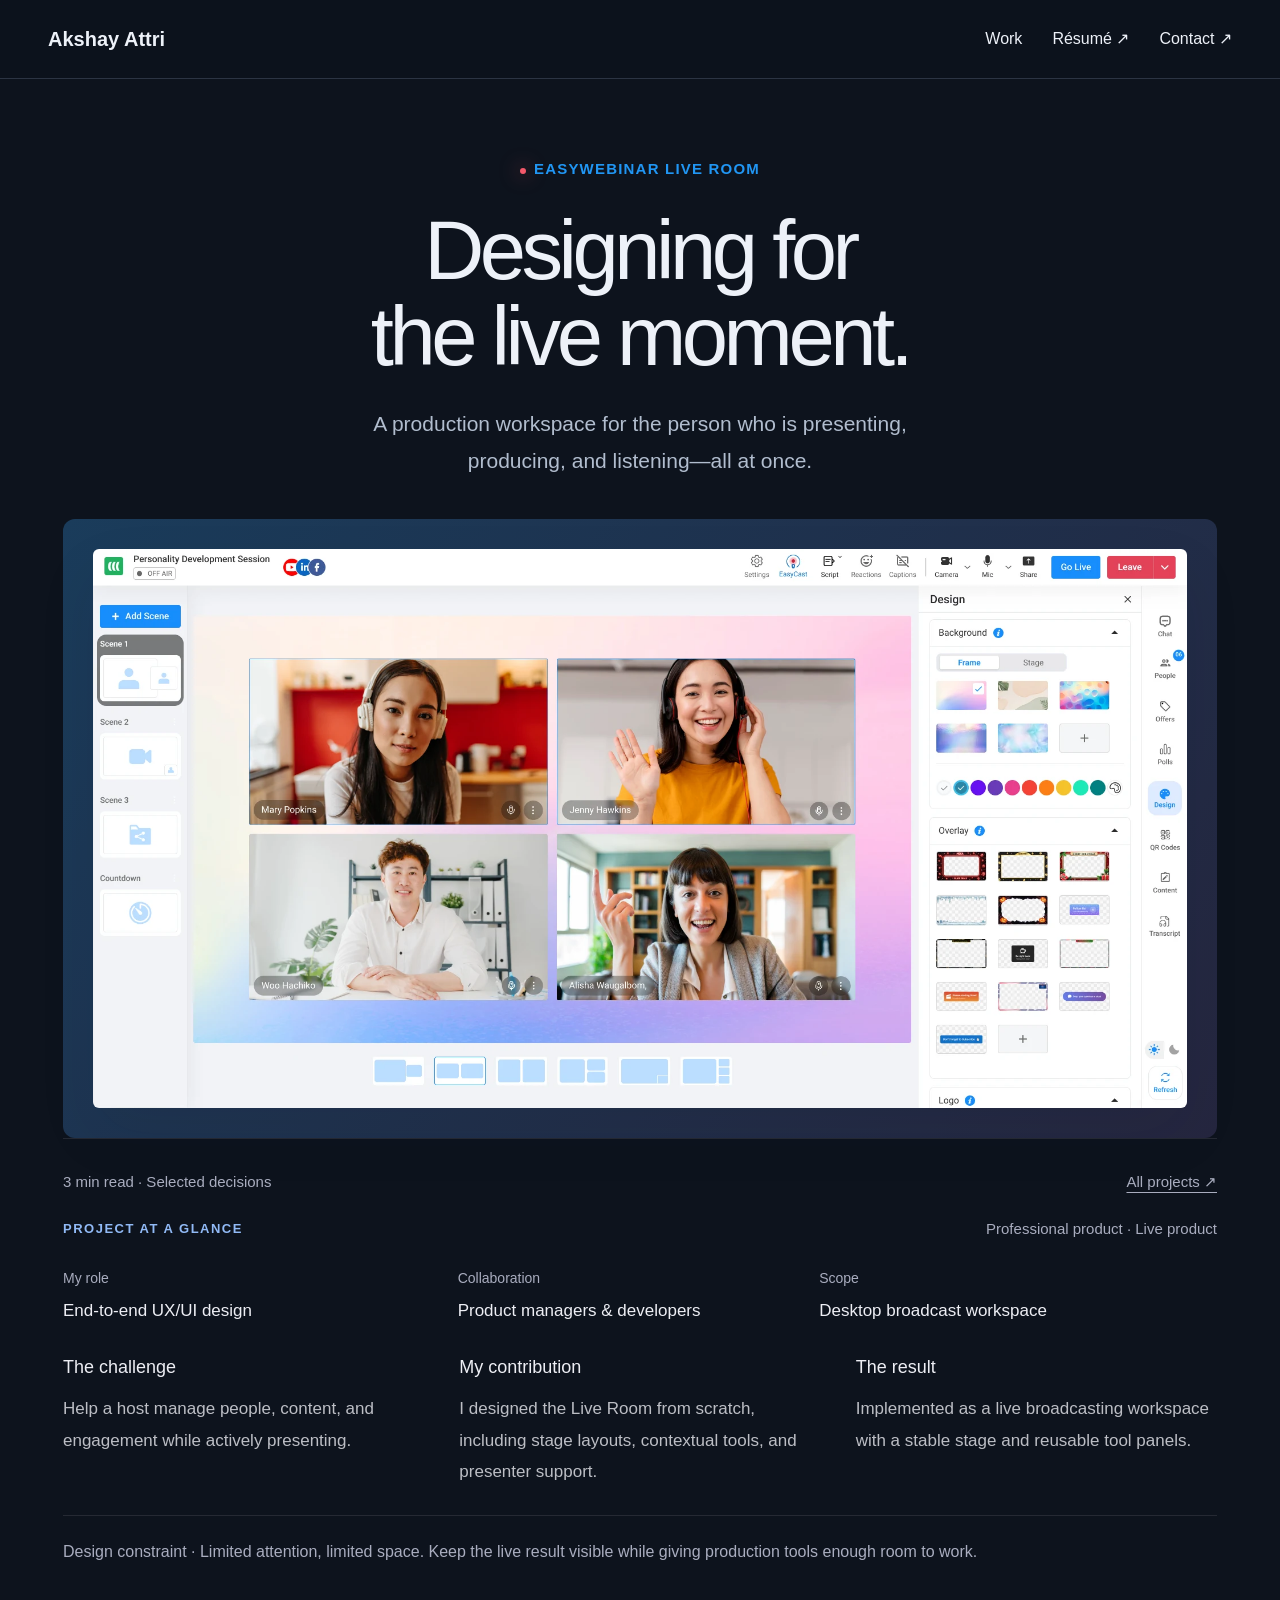
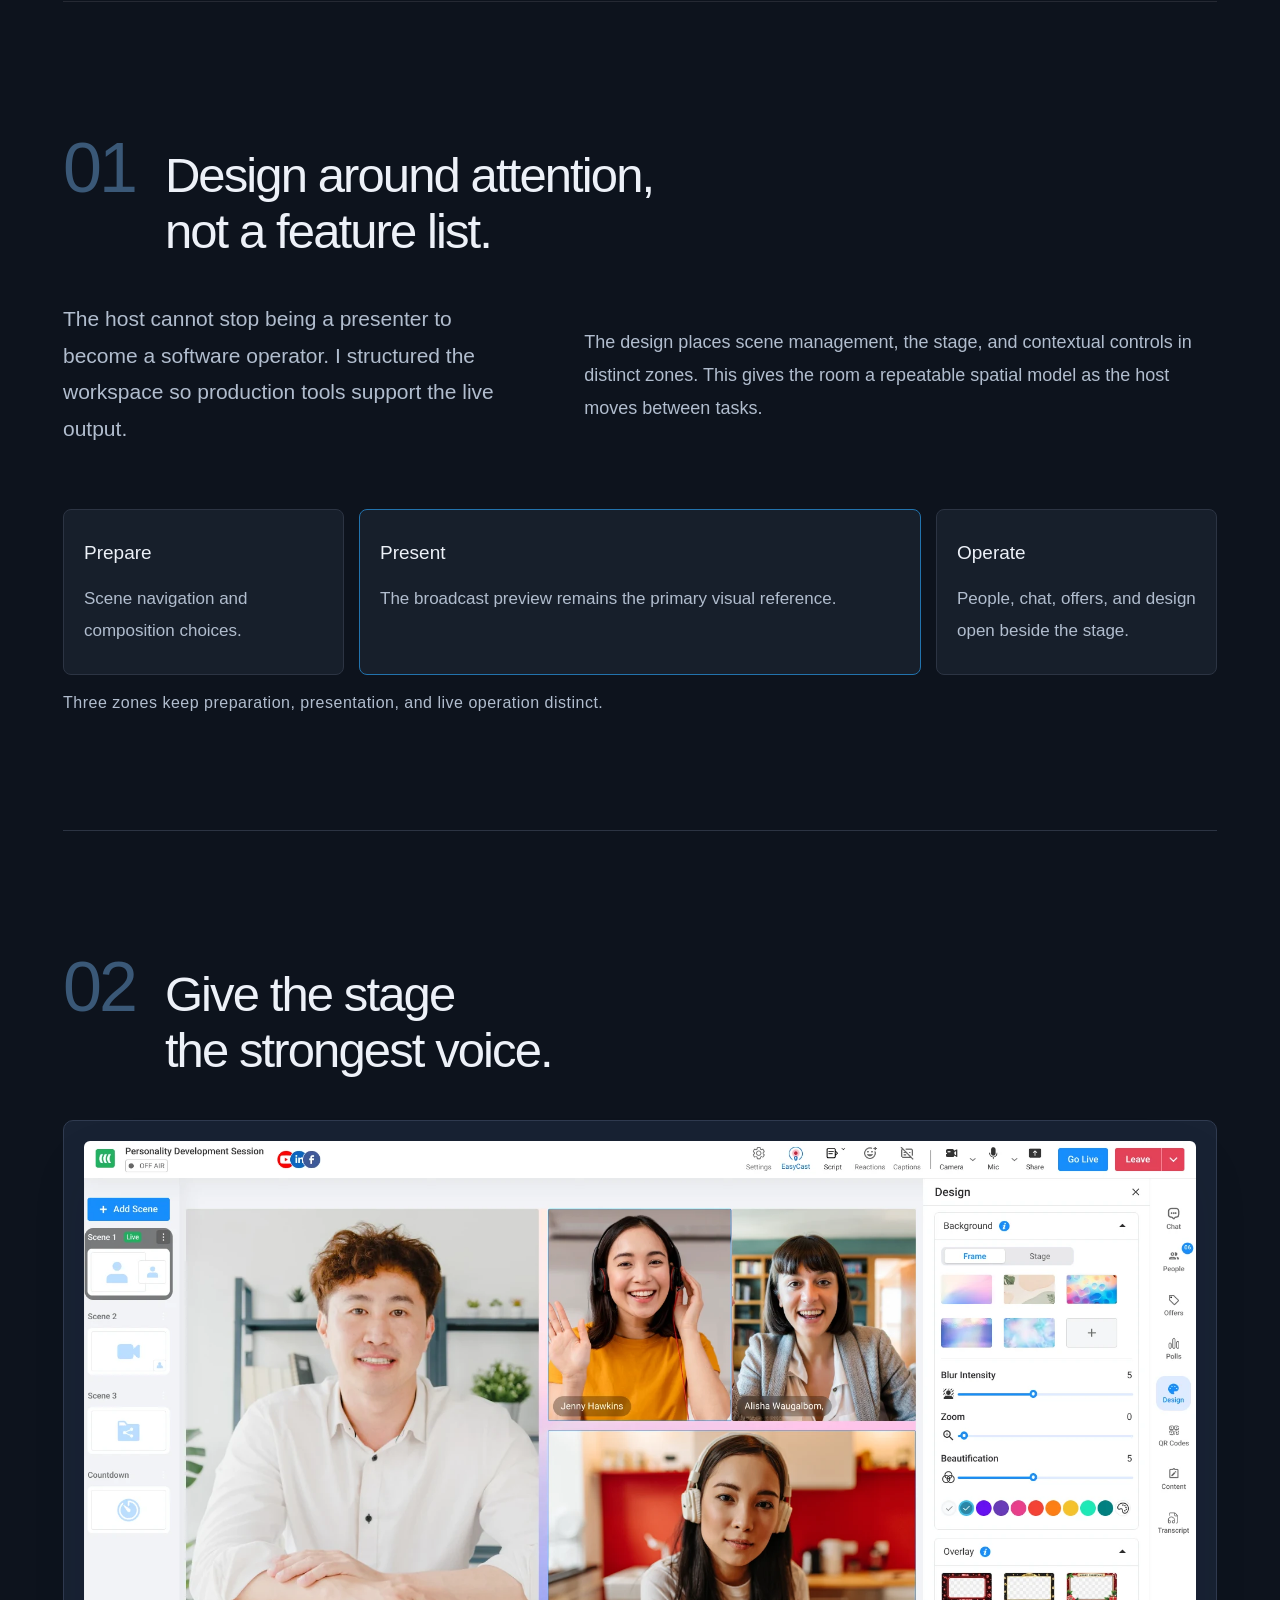
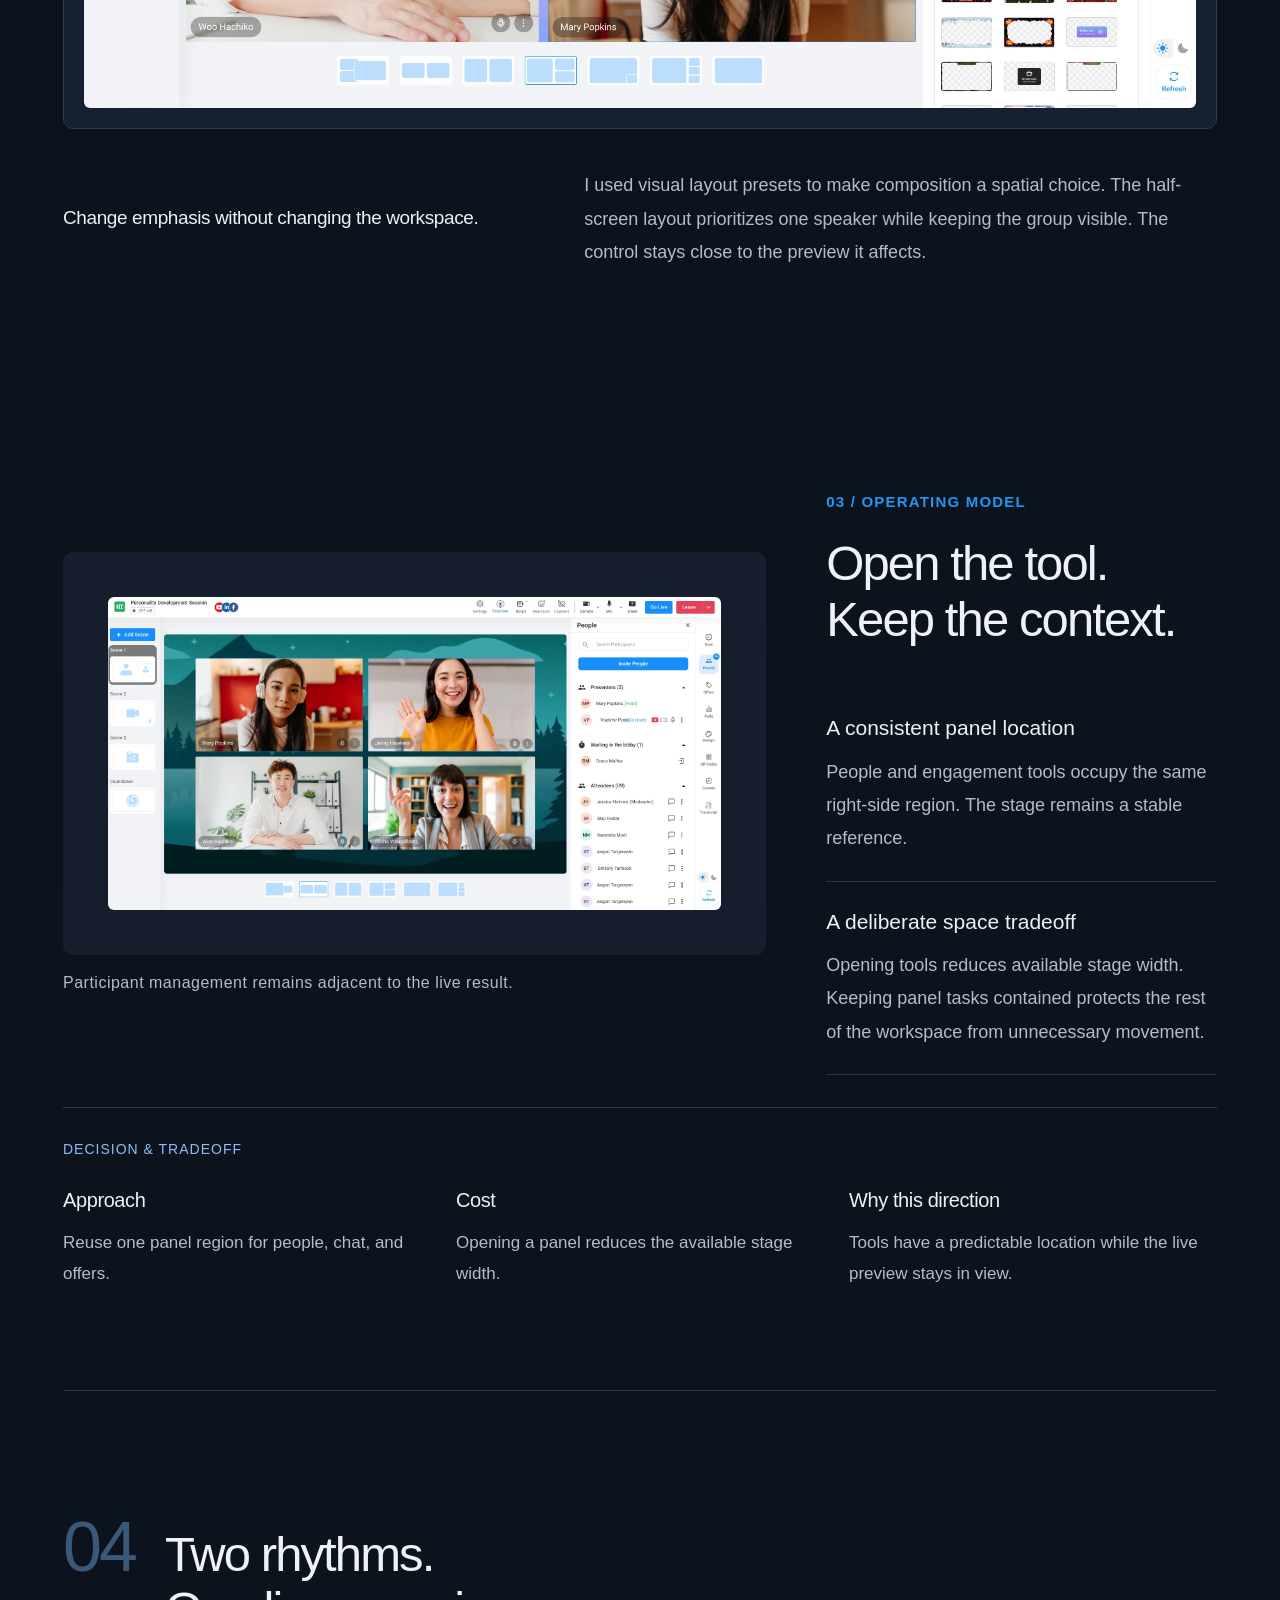
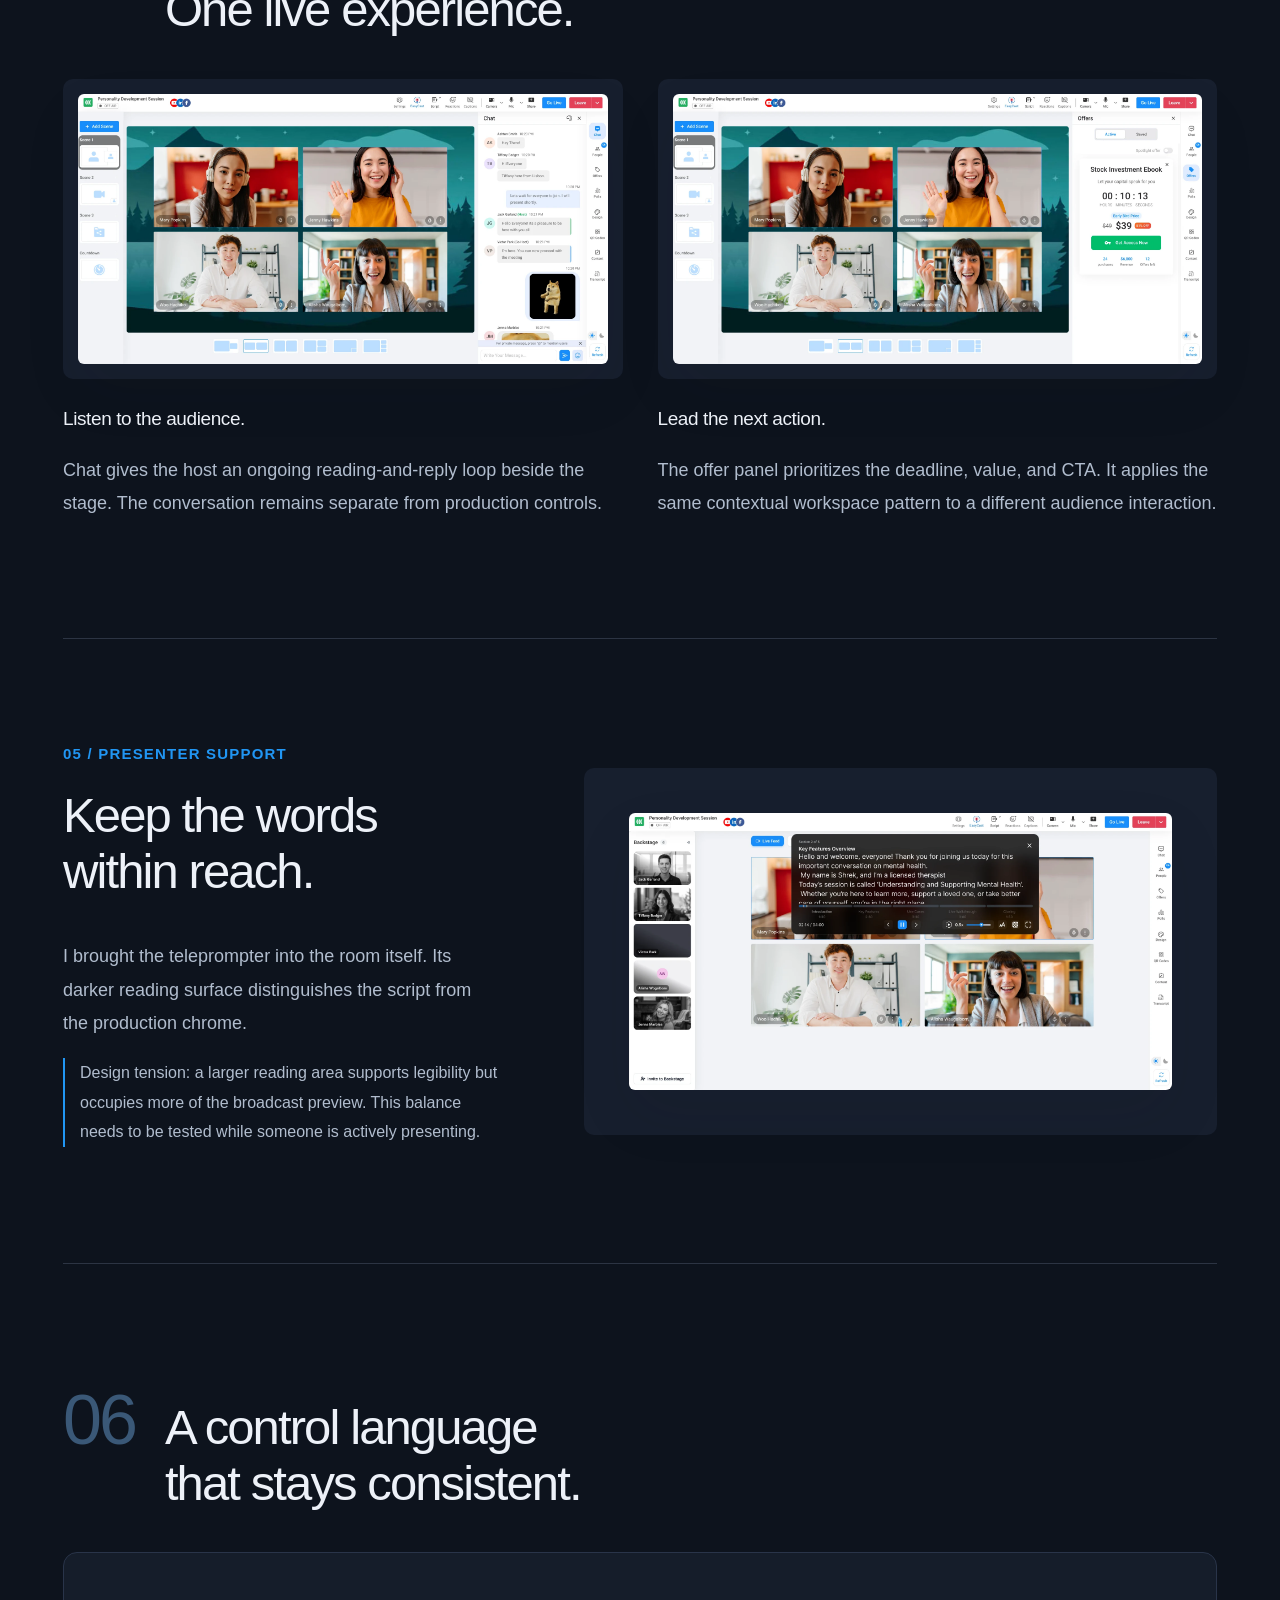
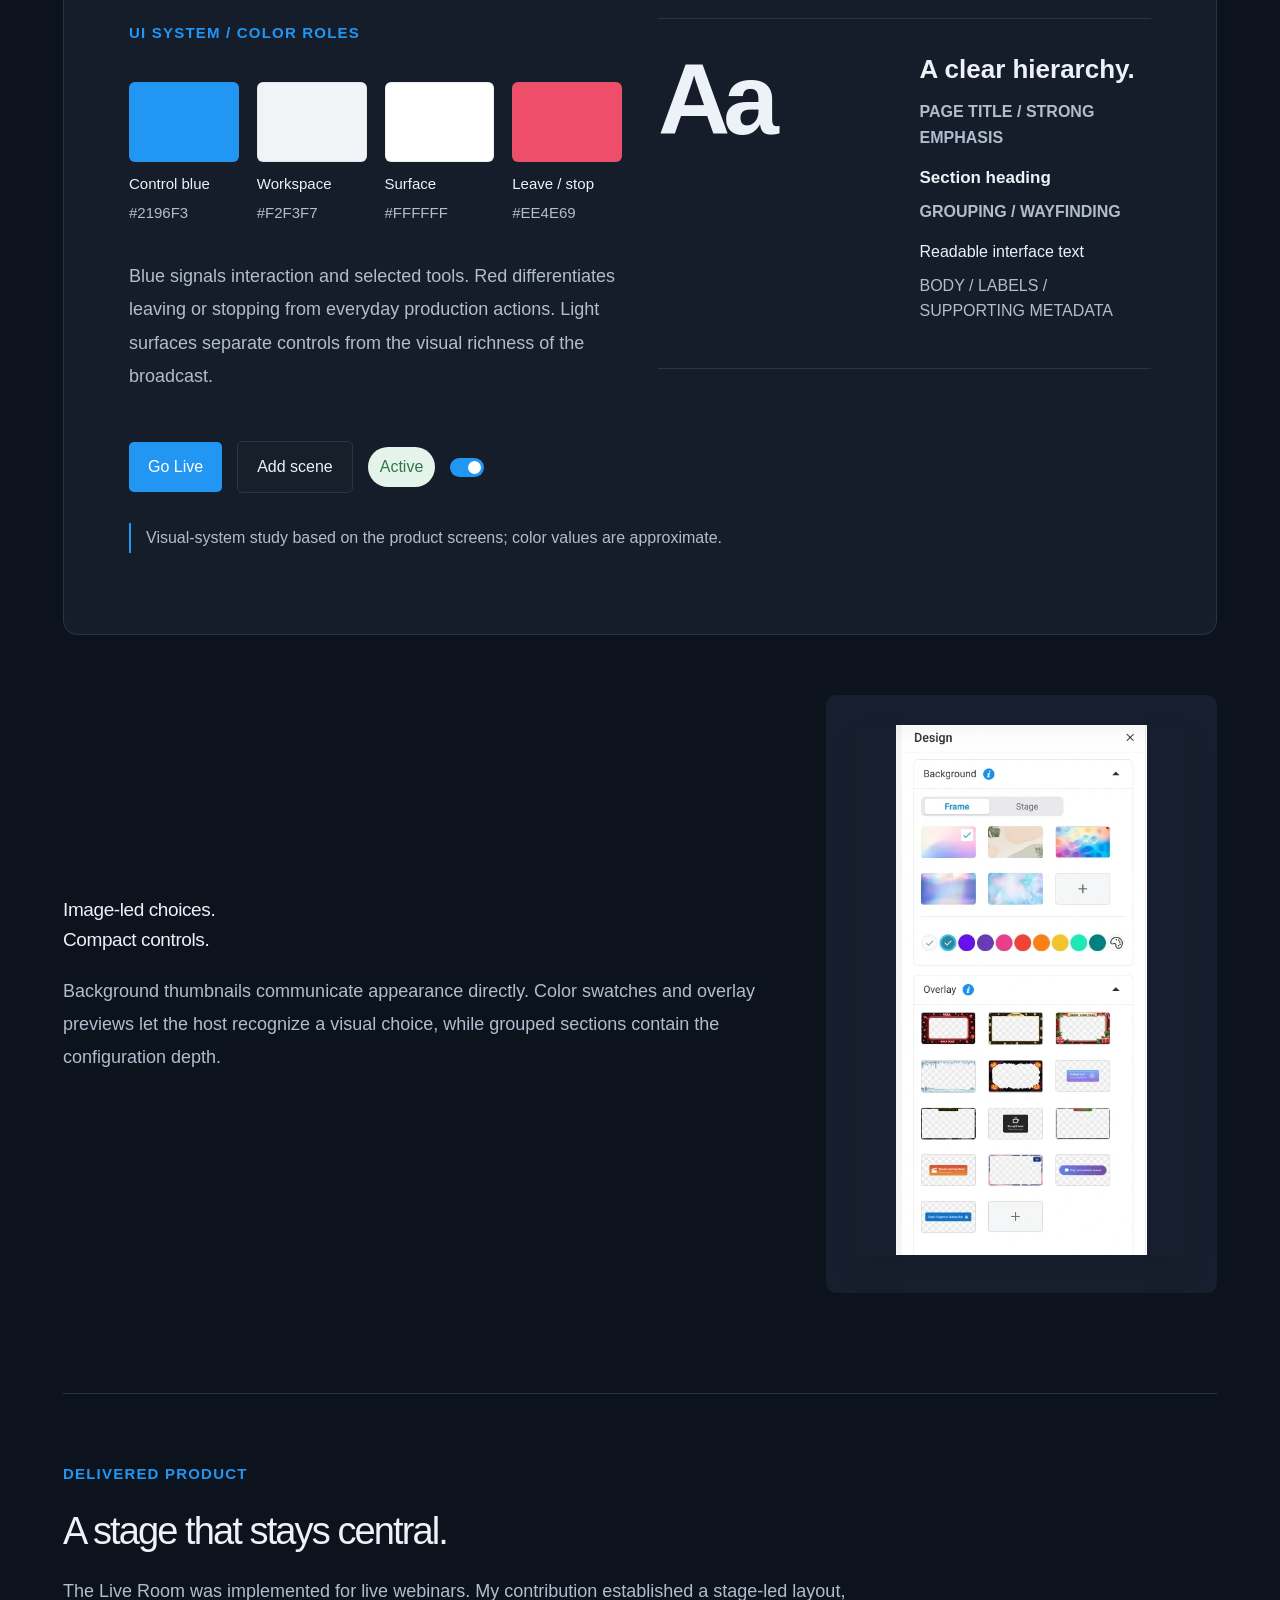
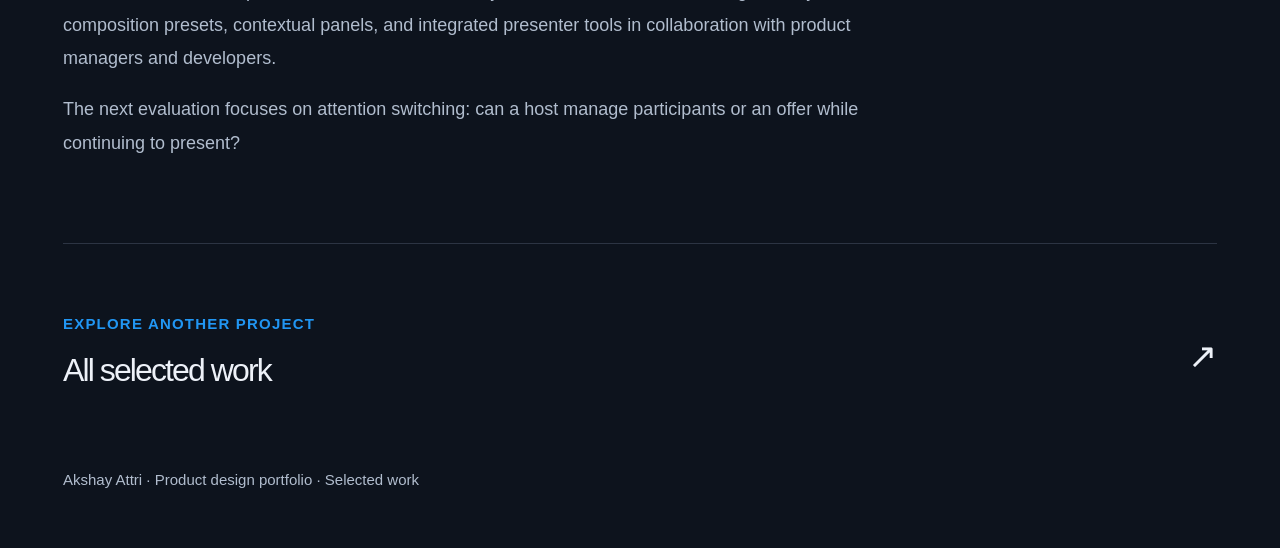
<file: liveroom.html>
<!doctype html><html lang="en"><head><meta charset="utf-8"><meta name="viewport" content="width=device-width,initial-scale=1"><title>EasyWebinar Live Room — Akshay Attri</title><meta name="description" content="A product design case study covering workflows, design decisions, and UI foundations for EasyWebinar Live Room."><link rel="stylesheet" href="case-studies.css"><link rel="stylesheet" href="portfolio-polish.css"></head><body class="studio"><header><nav><a class="brand" href="index.html">Akshay Attri</a><div class="links"><a href="index.html#work">Work</a><a href="assets/Akshay-Attri-Resume.pdf" target="_blank" rel="noopener">Résumé ↗</a><a href="mailto:akshayattri1@gmail.com">Contact ↗</a></div></nav></header><div class="wrap"><section class="hero"><span class="tag"><span class="live-dot"></span>EasyWebinar Live Room</span><h1>Designing for<br>the live moment.</h1><p class="lead">A production workspace for the person who is presenting, producing, and listening—all at once.</p><div class="hero-screen"><button class="shot" aria-label="Enlarge Live Room broadcast studio"><img src="assets/liveroom-hero.webp" alt="Live Room broadcast studio" loading="lazy" width="1920" height="980"></button></div></section><section class="case-brief" aria-label="Project at a glance"><div class="case-reading"><span>3 min read · Selected decisions</span><a href="index.html#work">All projects ↗</a></div><div class="brief-top"><span class="brief-eyebrow">Project at a glance</span><span class="brief-period">Professional product · Live product</span></div><dl class="brief-facts"><div><dt>My role</dt><dd>End-to-end UX/UI design</dd></div><div><dt>Collaboration</dt><dd>Product managers &amp; developers</dd></div><div><dt>Scope</dt><dd>Desktop broadcast workspace</dd></div></dl><div class="brief-story"><div><h2>The challenge</h2><p>Help a host manage people, content, and engagement while actively presenting.</p></div><div><h2>My contribution</h2><p>I designed the Live Room from scratch, including stage layouts, contextual tools, and presenter support.</p></div><div><h2>The result</h2><p>Implemented as a live broadcasting workspace with a stable stage and reusable tool panels.</p></div></div><p class="brief-constraint"><strong>Design constraint · Limited attention, limited space.</strong> Keep the live result visible while giving production tools enough room to work.</p></section><section class="section"><div class="chapter-title"><span>01</span><h2>Design around attention,<br>not a feature list.</h2></div><div class="split"><p class="lead">The host cannot stop being a presenter to become a software operator. I structured the workspace so production tools support the live output.</p><div><p>The design places scene management, the stage, and contextual controls in distinct zones. This gives the room a repeatable spatial model as the host moves between tasks.</p></div></div><div class="anatomy"><div><b>Prepare</b><p>Scene navigation and composition choices.</p></div><div><b>Present</b><p>The broadcast preview remains the primary visual reference.</p></div><div><b>Operate</b><p>People, chat, offers, and design open beside the stage.</p></div></div><p class="caption">Three zones keep preparation, presentation, and live operation distinct.</p></section><section class="section line"><div class="chapter-title"><span>02</span><h2>Give the stage<br>the strongest voice.</h2></div><div class="focus-screen"><button class="shot" aria-label="Enlarge Half-screen presenter layout"><img src="assets/liveroom-0.webp" alt="Half-screen presenter layout" loading="lazy" width="1920" height="980"></button></div><div class="split" style="margin-top:40px"><h3>Change emphasis without changing the workspace.</h3><p>I used visual layout presets to make composition a spatial choice. The half-screen layout prioritizes one speaker while keeping the group visible. The control stays close to the preview it affects.</p></div></section></div><div class="wrap"><section class="section"><div class="director"><div><div class="screen"><button class="shot" aria-label="Enlarge People management alongside broadcast stage"><img src="assets/liveroom-1.webp" alt="People management alongside broadcast stage" loading="lazy" width="1920" height="980"></button></div><p class="caption">Participant management remains adjacent to the live result.</p></div><div><span class="tag">03 / Operating model</span><h2 style="margin-top:20px">Open the tool.<br>Keep the context.</h2><div class="decision"><strong>A consistent panel location</strong><p>People and engagement tools occupy the same right-side region. The stage remains a stable reference.</p></div><div class="decision"><strong>A deliberate space tradeoff</strong><p>Opening tools reduces available stage width. Keeping panel tasks contained protects the rest of the workspace from unnecessary movement.</p></div></div></div><div class="decision-comparison"><span class="comparison-label">Decision &amp; tradeoff</span><div><h3>Approach</h3><p>Reuse one panel region for people, chat, and offers.</p></div><div><h3>Cost</h3><p>Opening a panel reduces the available stage width.</p></div><div><h3>Why this direction</h3><p>Tools have a predictable location while the live preview stays in view.</p></div></div></section><section class="section line"><div class="chapter-title"><span>04</span><h2>Two rhythms.<br>One live experience.</h2></div><div class="two-feature"><div><div class="screen"><button class="shot" aria-label="Enlarge Live chat conversation"><img src="assets/liveroom-2.webp" alt="Live chat conversation" loading="lazy" width="1920" height="980"></button></div><h3>Listen to the audience.</h3><p>Chat gives the host an ongoing reading-and-reply loop beside the stage. The conversation remains separate from production controls.</p></div><div><div class="screen"><button class="shot" aria-label="Enlarge Offer call to action panel"><img src="assets/liveroom-3.webp" alt="Offer call to action panel" loading="lazy" width="1920" height="980"></button></div><h3>Lead the next action.</h3><p>The offer panel prioritizes the deadline, value, and CTA. It applies the same contextual workspace pattern to a different audience interaction.</p></div></div></section><section class="section line"><div class="split"><div><span class="tag">05 / Presenter support</span><h2 style="margin-top:20px">Keep the words<br>within reach.</h2><p>I brought the teleprompter into the room itself. Its darker reading surface distinguishes the script from the production chrome.</p><p class="note">Design tension: a larger reading area supports legibility but occupies more of the broadcast preview. This balance needs to be tested while someone is actively presenting.</p></div><div><div class="screen"><button class="shot" aria-label="Enlarge Teleprompter inside live production workspace"><img src="assets/liveroom-4.webp" alt="Teleprompter inside live production workspace" loading="lazy" width="1920" height="980"></button></div></div></div></section><section class="section line"><div class="chapter-title"><span>06</span><h2>A control language<br>that stays consistent.</h2></div><div class="foundation"><div class="two"><div><span class="tag">UI system / Color roles</span><div class="palette"><div class="swatch"><i style="--c:#2196F3"></i><b>Control blue</b><small>#2196F3</small></div><div class="swatch"><i style="--c:#F2F3F7"></i><b>Workspace</b><small>#F2F3F7</small></div><div class="swatch"><i style="--c:#FFFFFF"></i><b>Surface</b><small>#FFFFFF</small></div><div class="swatch"><i style="--c:#EE4E69"></i><b>Leave / stop</b><small>#EE4E69</small></div></div><p>Blue signals interaction and selected tools. Red differentiates leaving or stopping from everyday production actions. Light surfaces separate controls from the visual richness of the broadcast.</p></div><div><div class="type-show"><div><div class="aa">Aa</div></div><div class="type-lines"><div style="font-size:26px;font-weight:600">A clear hierarchy.<small>PAGE TITLE / STRONG EMPHASIS</small></div><div style="font-size:17px;font-weight:600">Section heading<small>GROUPING / WAYFINDING</small></div><div style="font-size:16px">Readable interface text<small>BODY / LABELS / SUPPORTING METADATA</small></div></div></div></div></div><div class="components" aria-label="Reconstructed component specimens"><span class="demo-primary">Go Live</span><span class="demo-secondary">Add scene</span><span class="chip">Active</span><span class="toggle"></span></div><p class="note">Visual-system study based on the product screens; color values are approximate.</p></div><div class="director" style="margin-top:60px"><div><h3>Image-led choices.<br>Compact controls.</h3><p>Background thumbnails communicate appearance directly. Color swatches and overlay previews let the host recognize a visual choice, while grouped sections contain the configuration depth.</p></div><div class="ui-crop"><img loading="lazy" src="assets/liveroom-detail-0.webp" alt="Actual Live Room appearance controls detail" width="403" height="853"></div></div></section><section class="section line compact-outcome"><span class="tag">Delivered product</span><h2>A stage that stays central.</h2><p>The Live Room was implemented for live webinars. My contribution established a stage-led layout, composition presets, contextual panels, and integrated presenter tools in collaboration with product managers and developers.</p><p>The next evaluation focuses on attention switching: can a host manage participants or an offer while continuing to present?</p></section><a class="end" href="index.html#work"><div><span class="tag">Explore another project</span><h2>All selected work</h2></div><span class="arr">↗</span></a><p class="footer-note">Akshay Attri · Product design portfolio · Selected work</p></div><dialog id="lightbox"><button class="close" aria-label="Close enlarged screen">×</button><img alt="Enlarged product screen"></dialog><script>const b=document.querySelector('dialog');document.querySelectorAll('.shot').forEach(s=>s.onclick=()=>{b.querySelector('img').src=s.querySelector('img').src;b.querySelector('img').alt=s.querySelector('img').alt;b.showModal();document.body.style.overflow='hidden'});function closeBox(){b.close();document.body.style.overflow=''}b.querySelector('.close').onclick=closeBox;b.onclick=e=>{if(e.target===b)closeBox()};b.onclose=()=>document.body.style.overflow='';</script></body></html>
</file>
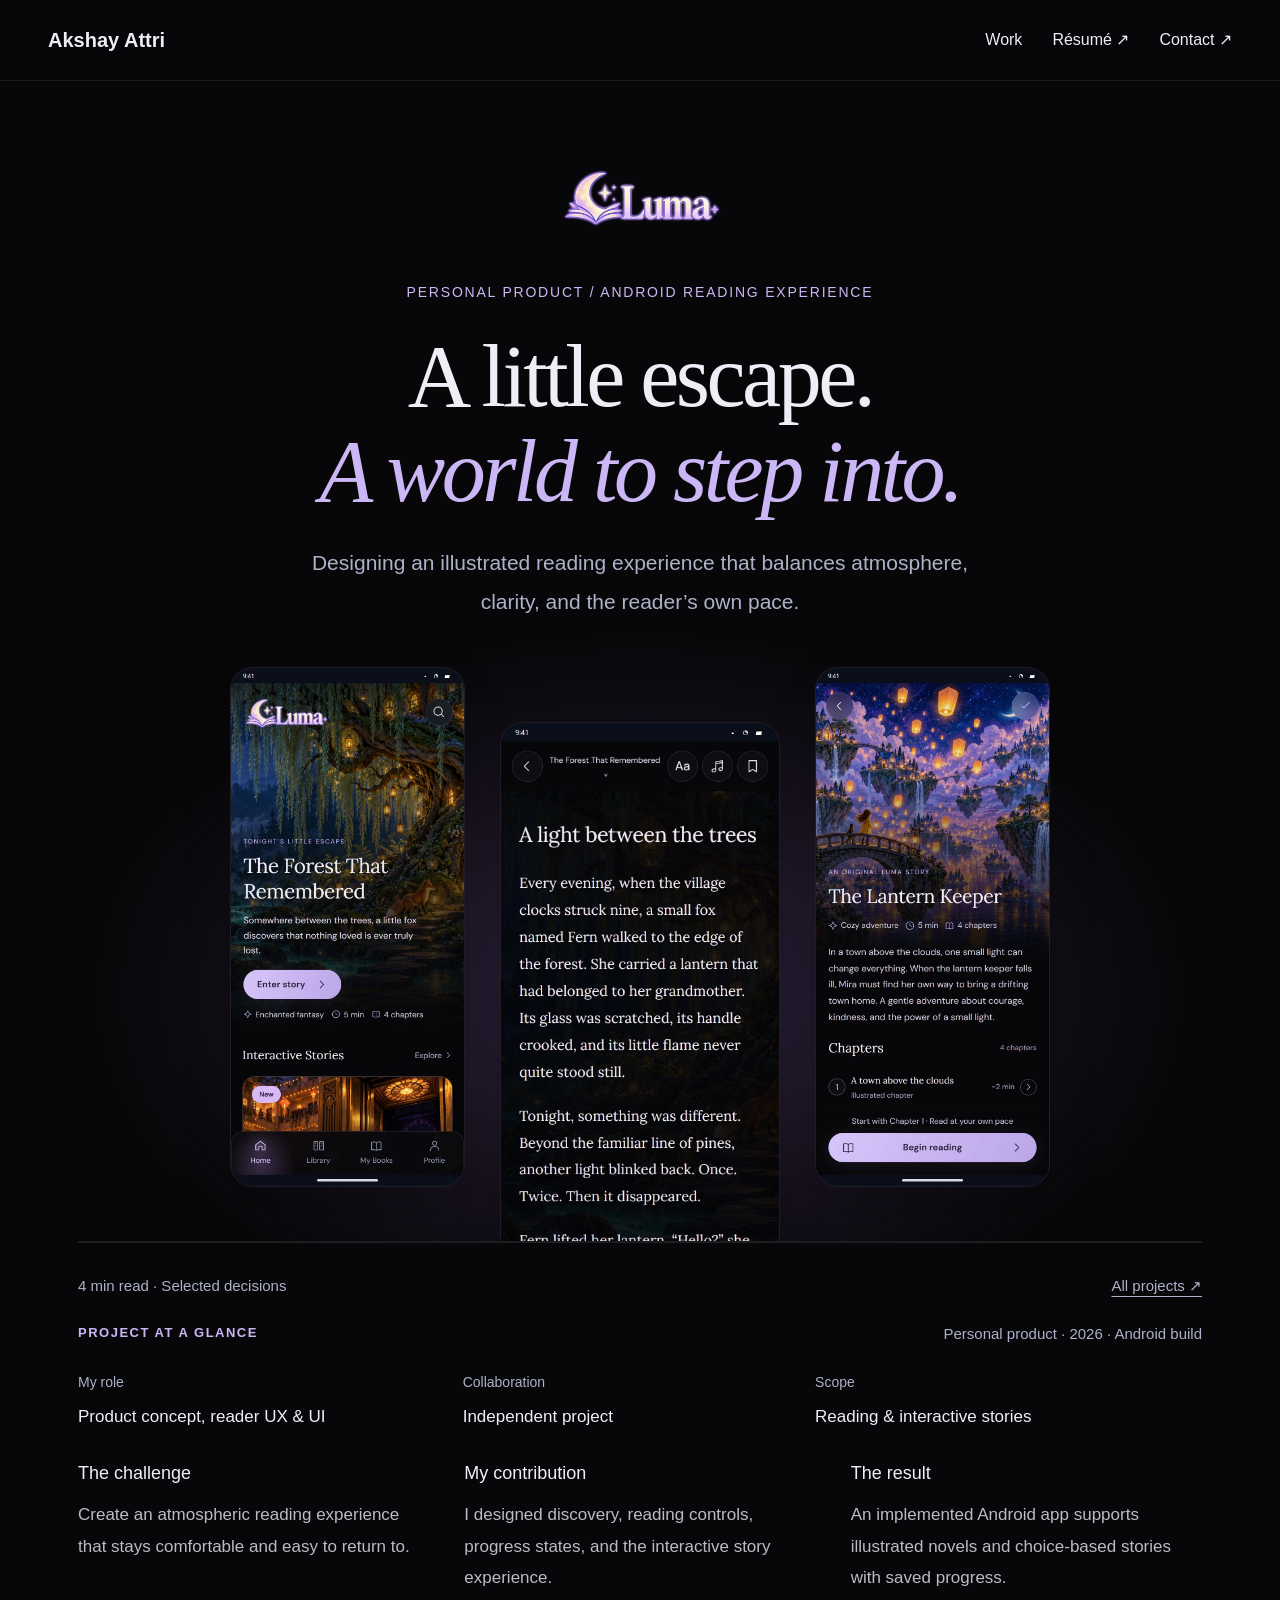
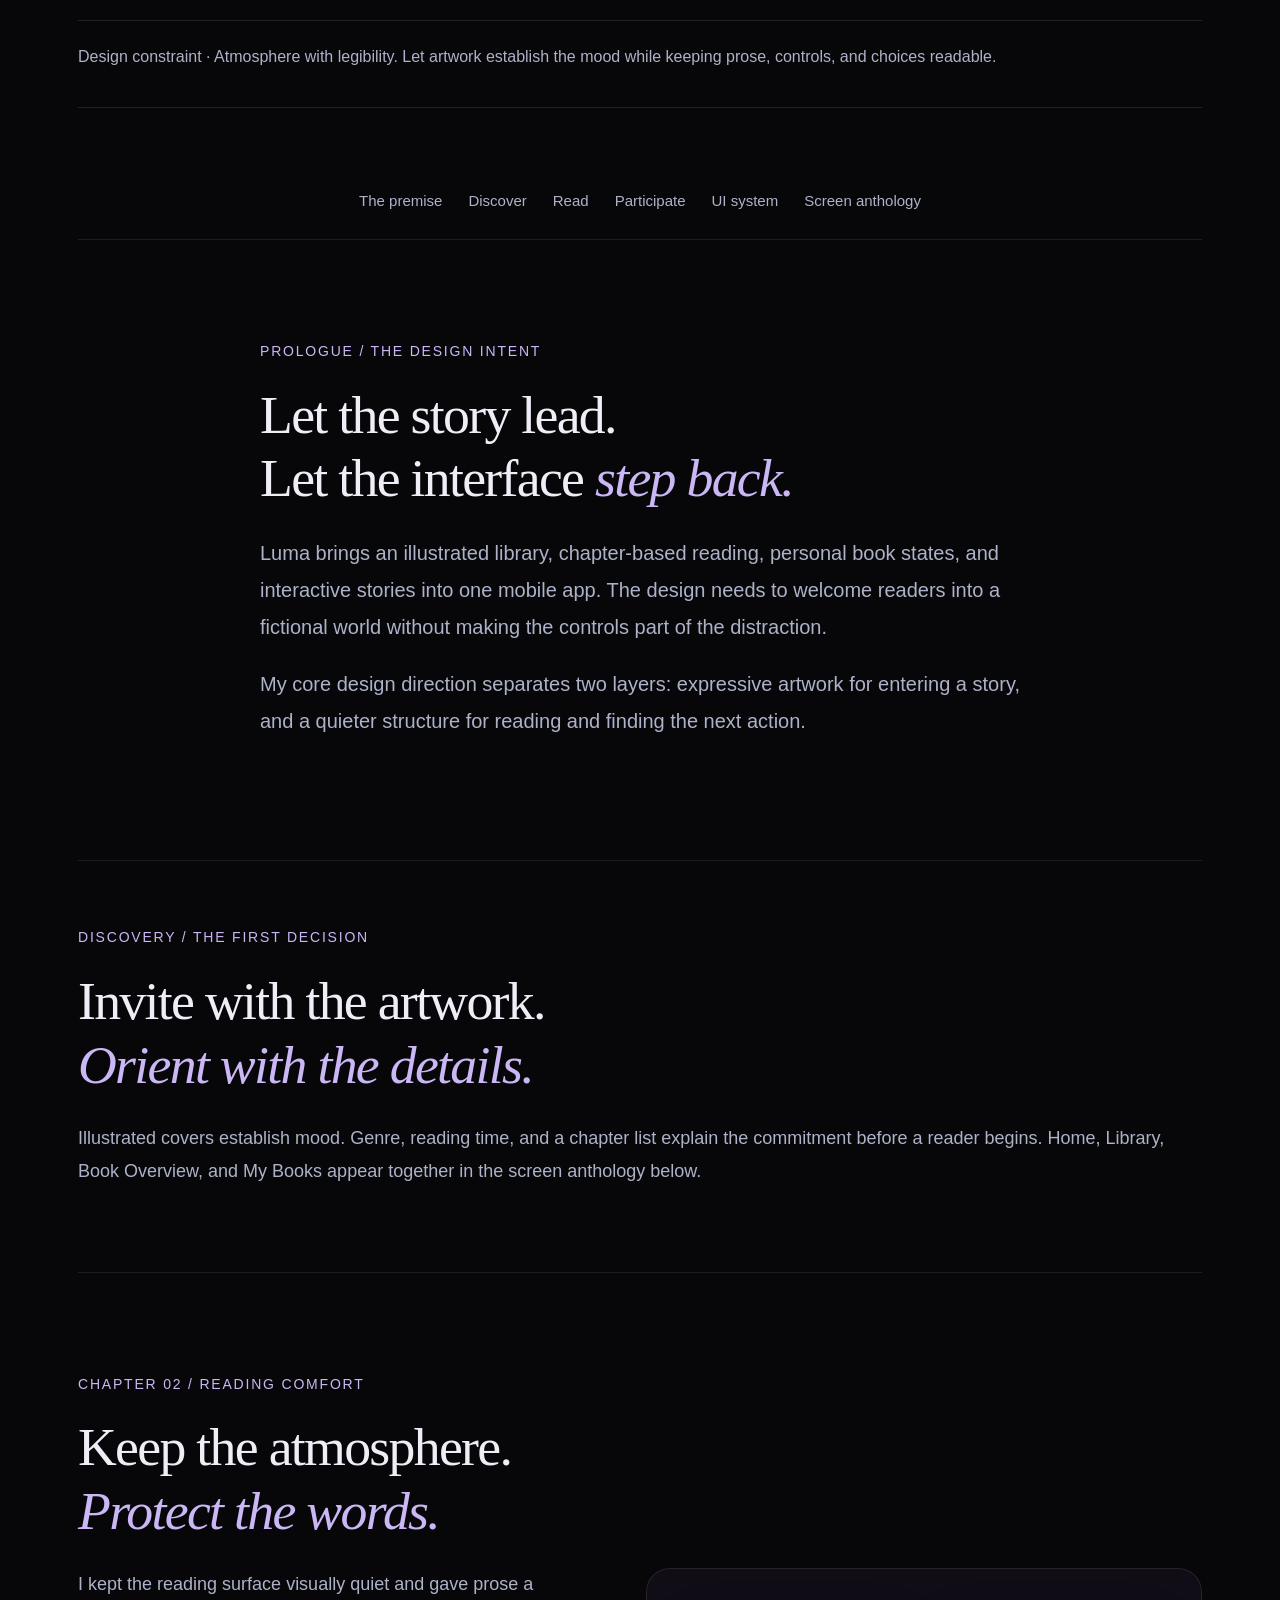
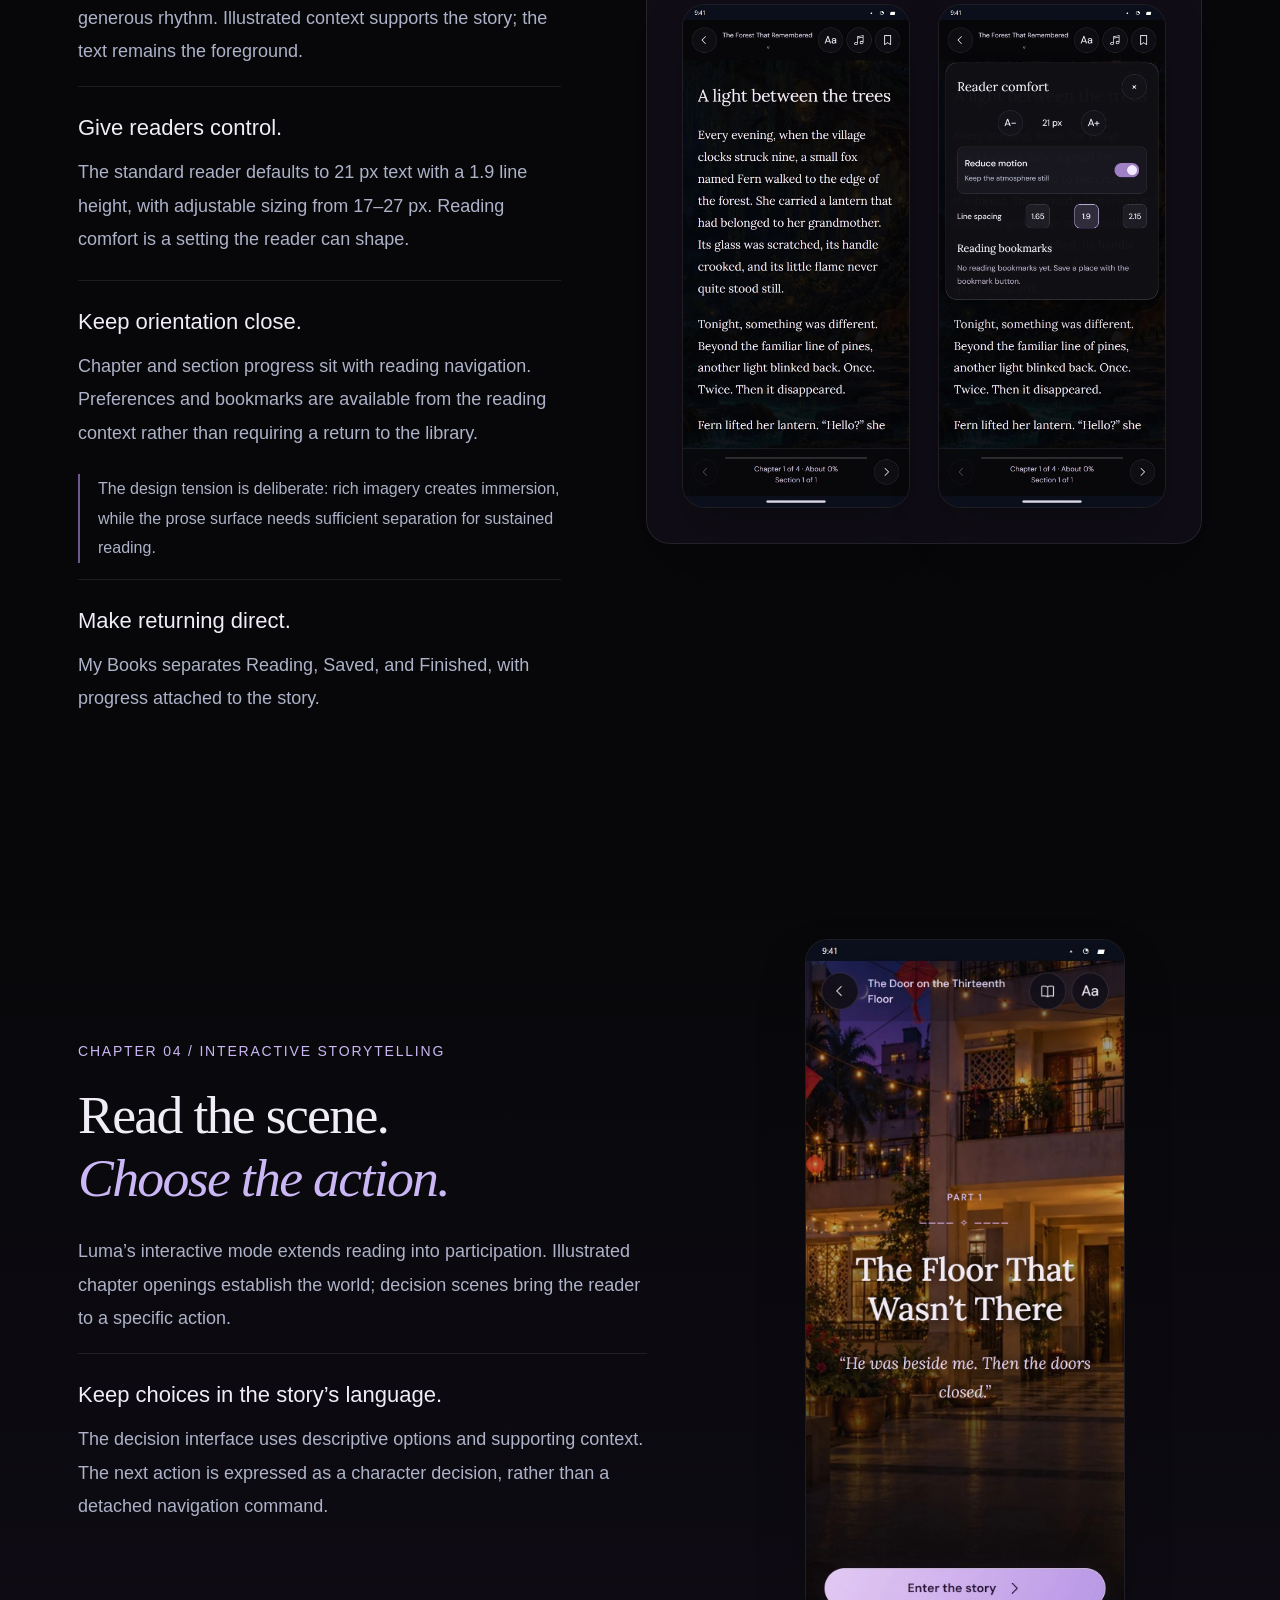
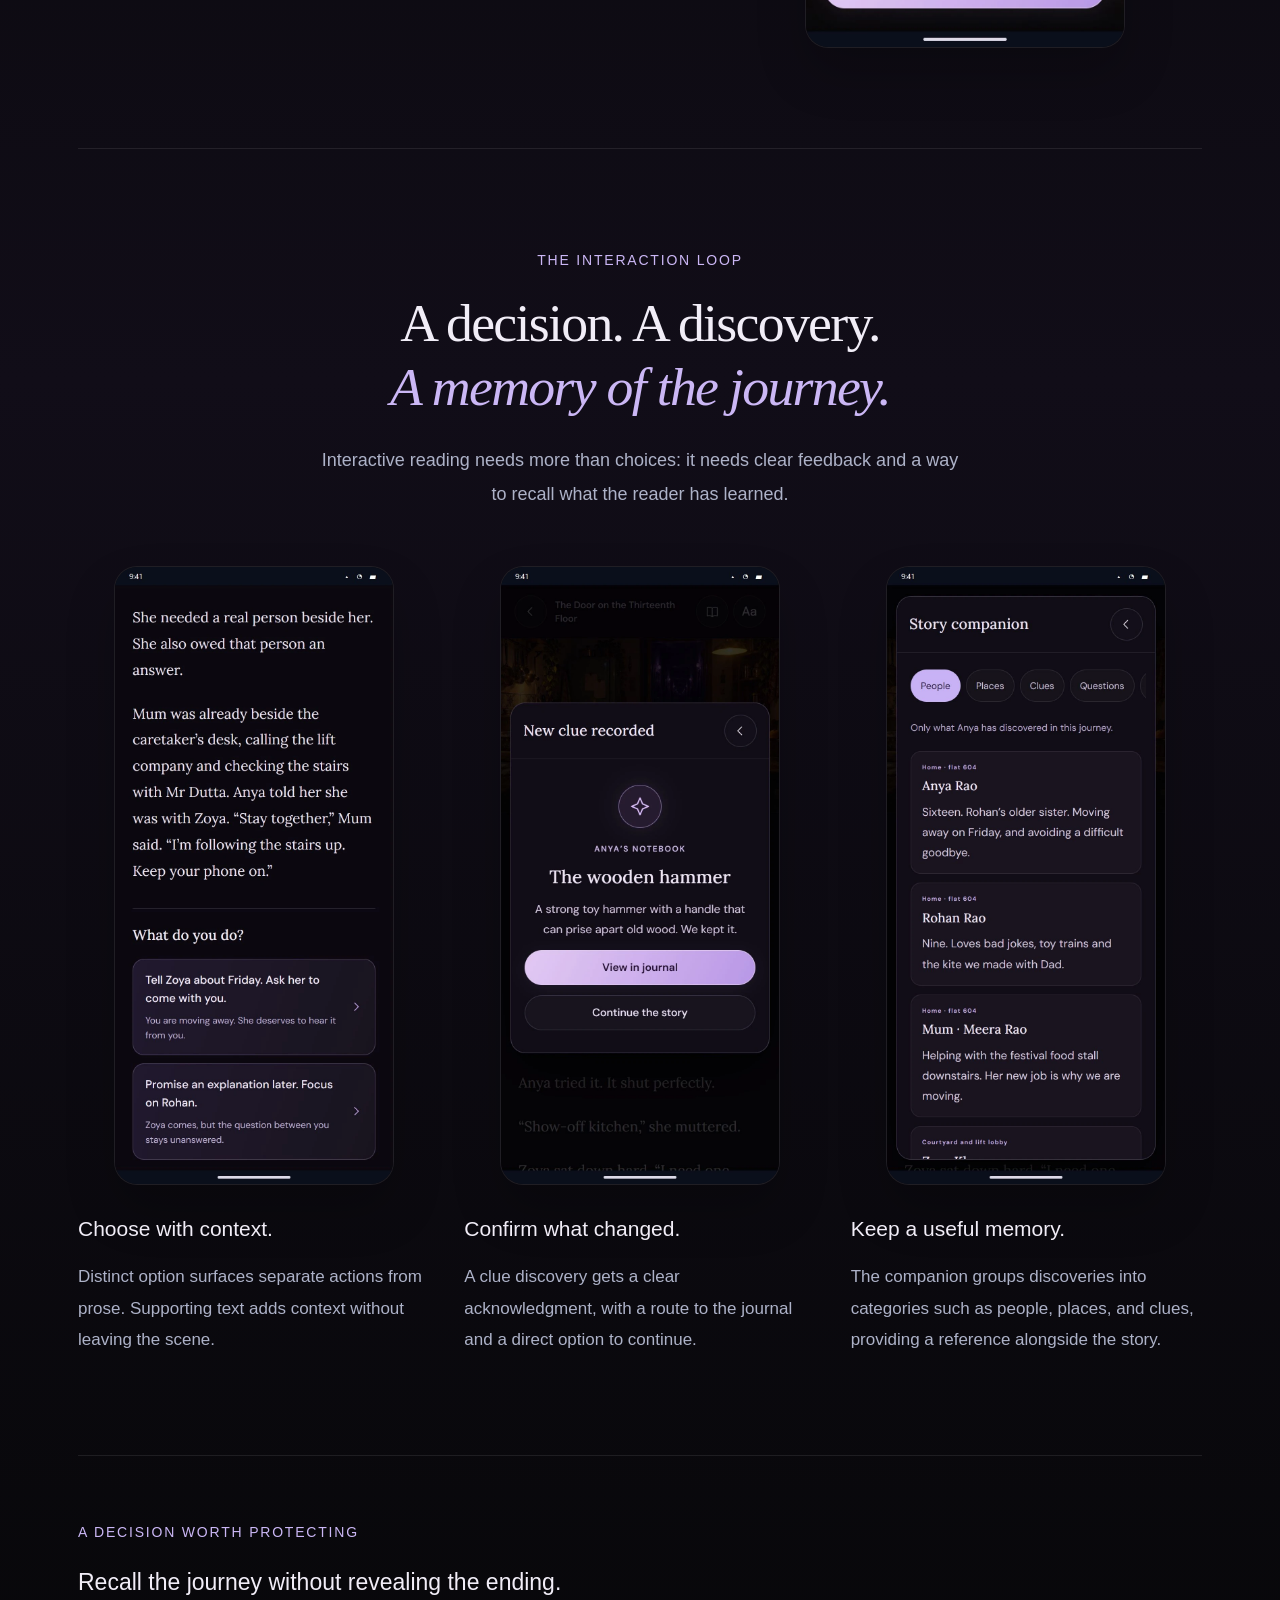
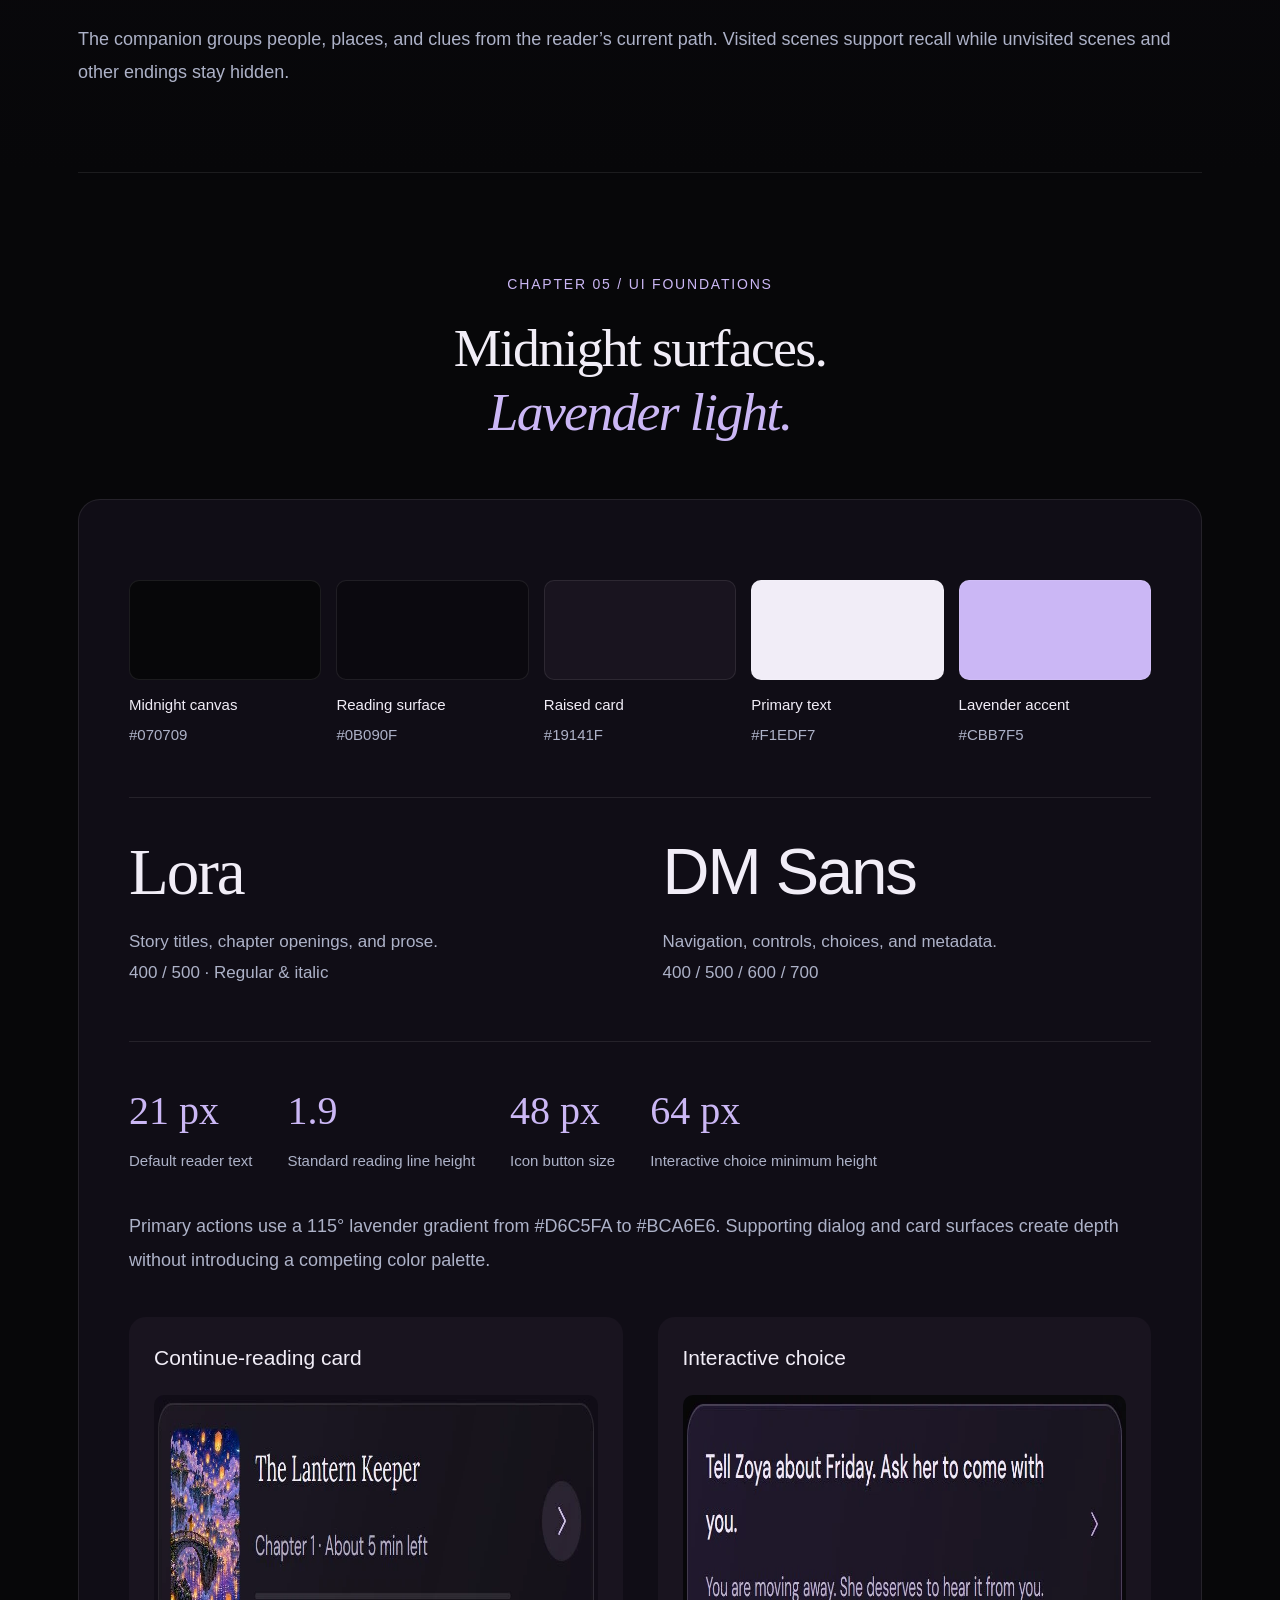
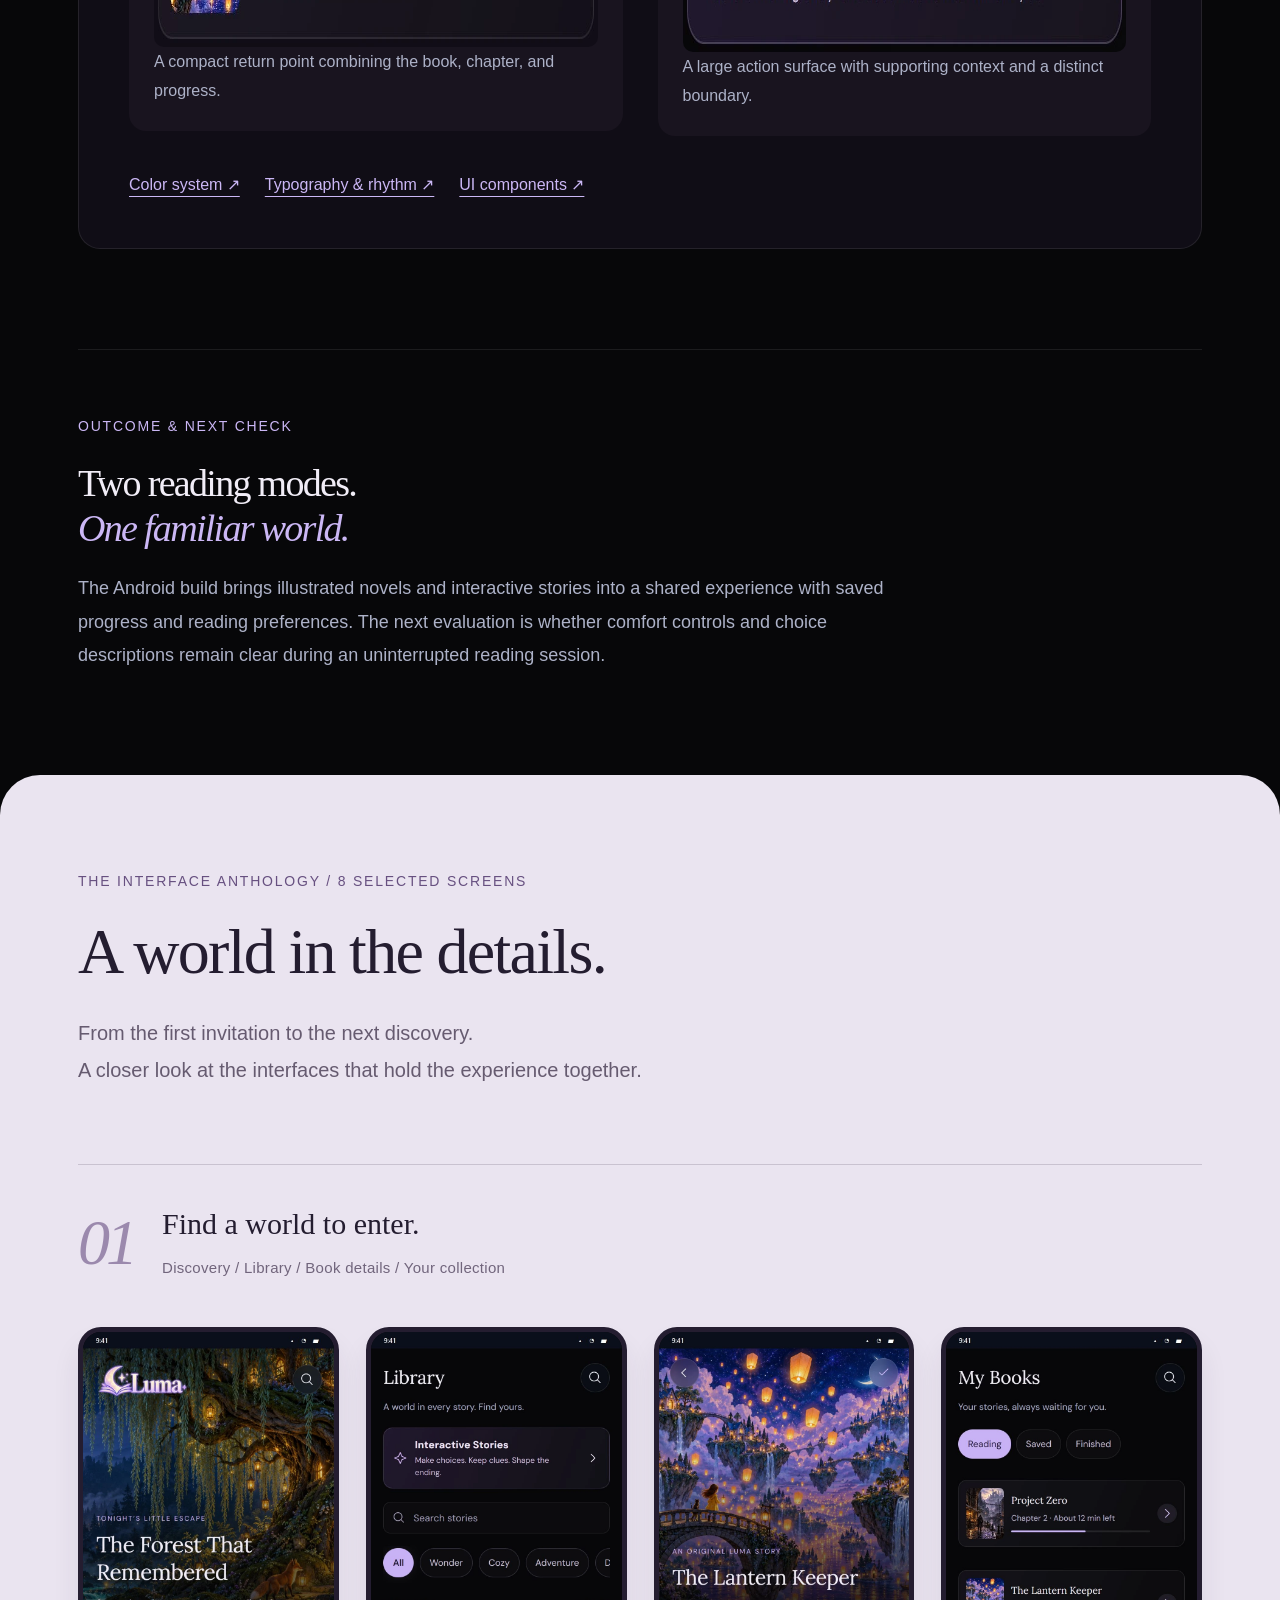
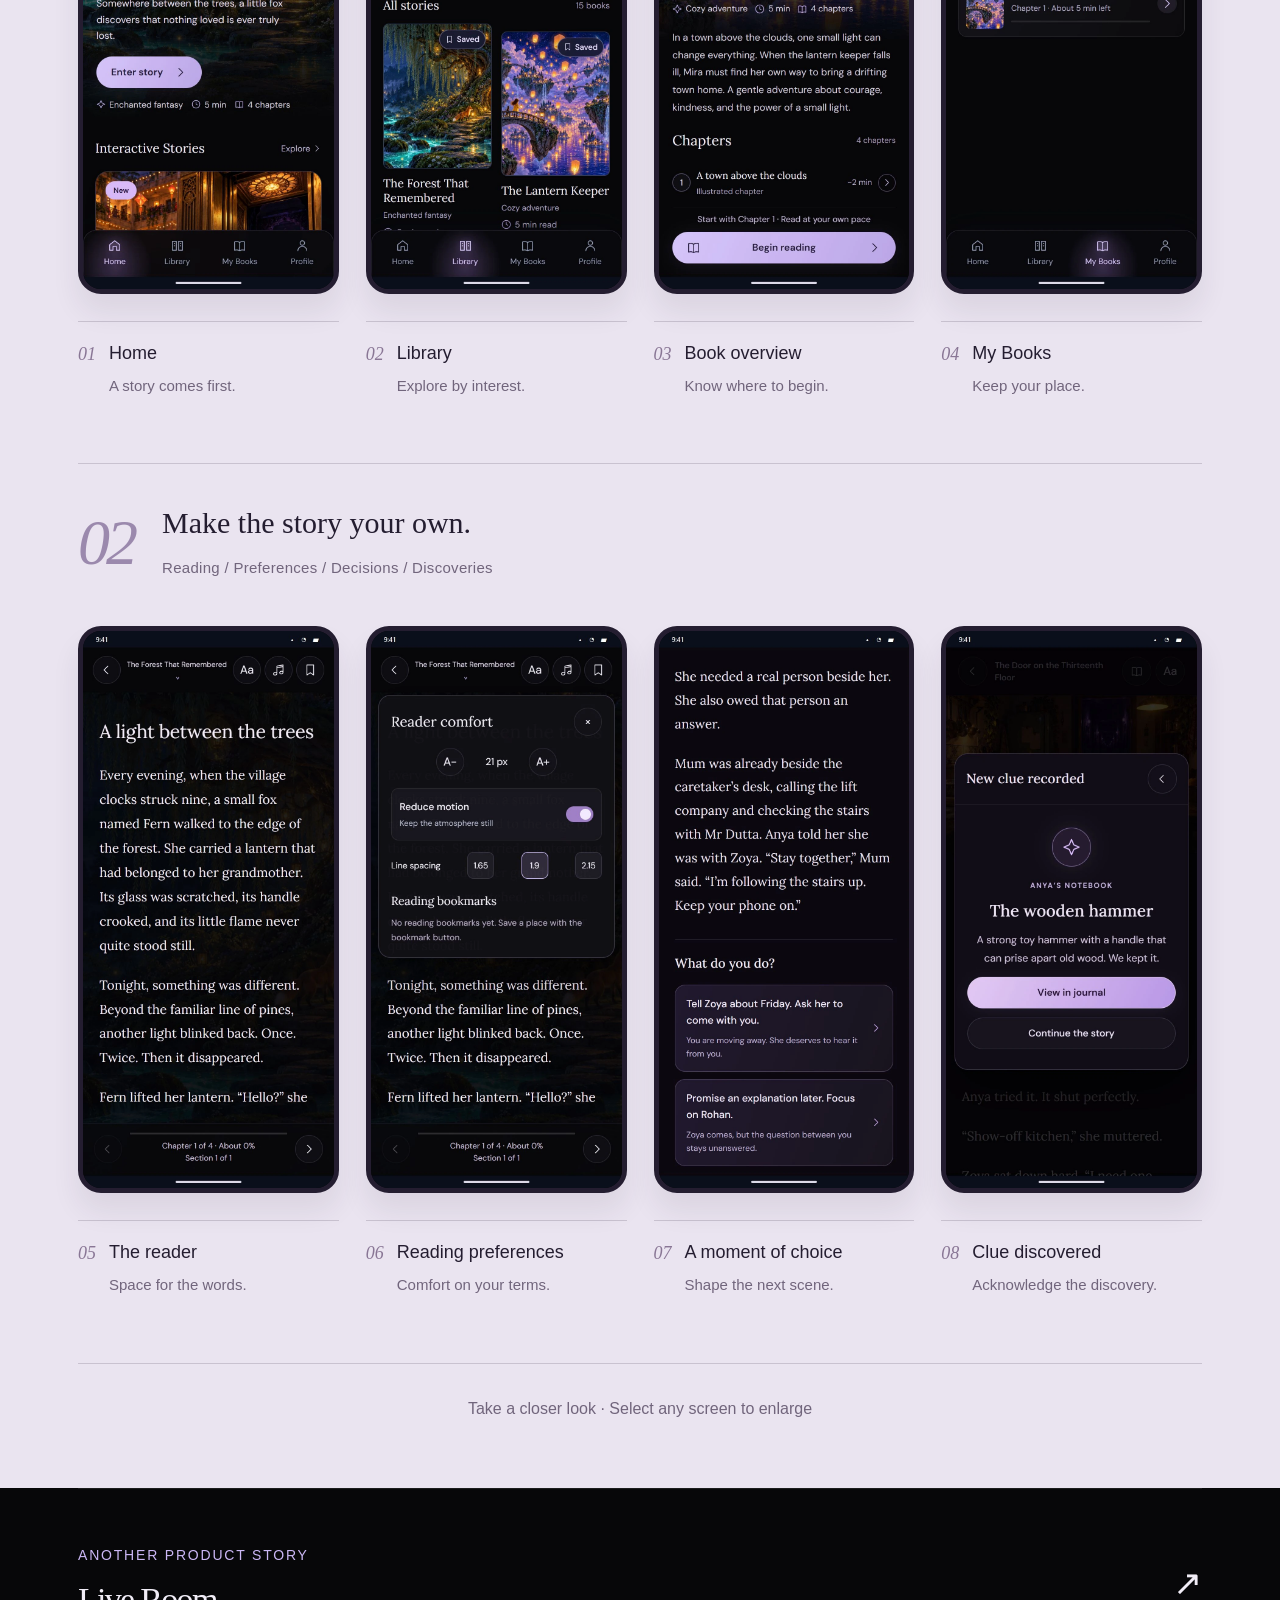
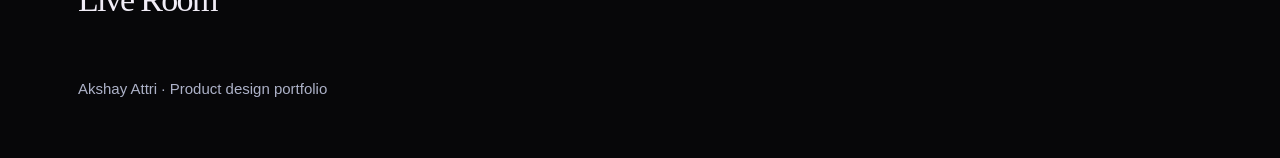
<file: luma.html>
<!doctype html><html lang="en"><head><meta charset="utf-8"><meta name="viewport" content="width=device-width,initial-scale=1"><title>Luma — Akshay Attri</title><meta name="description" content="Luma product design case study: illustrated reading, story discovery, reading comfort and interactive stories."><link rel="stylesheet" href="luma.css"><link rel="stylesheet" href="portfolio-polish.css"></head><body><header><nav><a class="brand" href="index.html">Akshay Attri</a><div class="links"><a href="index.html#work">Work</a><a href="assets/Akshay-Attri-Resume.pdf" target="_blank" rel="noopener">Résumé ↗</a><a href="mailto:akshayattri1@gmail.com">Contact ↗</a></div></nav></header><div class="wrap"><section class="hero"><img class="logo" src="assets/luma/logo.png" alt="Luma" width="1200" height="484"><div><span class="eyeline">Personal product / Android reading experience</span></div><h1>A little escape.<br><em>A world to step into.</em></h1><p>Designing an illustrated reading experience that balances atmosphere, clarity, and the reader’s own pace.</p><div class="hero-gallery"><button class="luma-shot" aria-label="Enlarge Luma home and story discovery"><img loading="lazy" src="assets/luma/home.webp" alt="Luma home and story discovery" width="824" height="1830"></button><button class="luma-shot" aria-label="Enlarge Illustrated reading page"><img loading="lazy" src="assets/luma/reader.webp" alt="Illustrated reading page" width="824" height="1830"></button><button class="luma-shot" aria-label="Enlarge Book overview and chapters"><img loading="lazy" src="assets/luma/book.webp" alt="Book overview and chapters" width="824" height="1830"></button></div></section><section class="case-brief" aria-label="Project at a glance"><div class="case-reading"><span>4 min read · Selected decisions</span><a href="index.html#work">All projects ↗</a></div><div class="brief-top"><span class="brief-eyebrow">Project at a glance</span><span class="brief-period">Personal product · 2026 · Android build</span></div><dl class="brief-facts"><div><dt>My role</dt><dd>Product concept, reader UX &amp; UI</dd></div><div><dt>Collaboration</dt><dd>Independent project</dd></div><div><dt>Scope</dt><dd>Reading &amp; interactive stories</dd></div></dl><div class="brief-story"><div><h2>The challenge</h2><p>Create an atmospheric reading experience that stays comfortable and easy to return to.</p></div><div><h2>My contribution</h2><p>I designed discovery, reading controls, progress states, and the interactive story experience.</p></div><div><h2>The result</h2><p>An implemented Android app supports illustrated novels and choice-based stories with saved progress.</p></div></div><p class="brief-constraint"><strong>Design constraint · Atmosphere with legibility.</strong> Let artwork establish the mood while keeping prose, controls, and choices readable.</p></section><div class="contents"><a href="#premise">The premise</a><a href="#discover">Discover</a><a href="#reading">Read</a><a href="#interactive">Participate</a><a href="#system">UI system</a><a href="#screen-atlas">Screen anthology</a></div><section class="section" id="premise"><div class="reading-width"><span class="eyeline">Prologue / The design intent</span><h2>Let the story lead.<br>Let the interface <em>step back.</em></h2><p>Luma brings an illustrated library, chapter-based reading, personal book states, and interactive stories into one mobile app. The design needs to welcome readers into a fictional world without making the controls part of the distraction.</p><p>My core design direction separates two layers: expressive artwork for entering a story, and a quieter structure for reading and finding the next action.</p></div></section><section class="section line compact-luma" id="discover"><span class="eyeline">Discovery / The first decision</span><h2>Invite with the artwork.<br><em>Orient with the details.</em></h2><p>Illustrated covers establish mood. Genre, reading time, and a chapter list explain the commitment before a reader begins. Home, Library, Book Overview, and My Books appear together in the screen anthology below.</p></section><section class="section line split" id="reading"><div><span class="eyeline">Chapter 02 / Reading comfort</span><h2>Keep the atmosphere.<br><em>Protect the words.</em></h2><p>I kept the reading surface visually quiet and gave prose a generous rhythm. Illustrated context supports the story; the text remains the foreground.</p><div class="decision"><h3>Give readers control.</h3><p>The standard reader defaults to 21 px text with a 1.9 line height, with adjustable sizing from 17–27 px. Reading comfort is a setting the reader can shape.</p></div><div class="decision"><h3>Keep orientation close.</h3><p>Chapter and section progress sit with reading navigation. Preferences and bookmarks are available from the reading context rather than requiring a return to the library.</p></div><p class="note">The design tension is deliberate: rich imagery creates immersion, while the prose surface needs sufficient separation for sustained reading.</p><div class="decision"><h3>Make returning direct.</h3><p>My Books separates Reading, Saved, and Finished, with progress attached to the story.</p></div></div><div class="screen-field"><button class="luma-shot" aria-label="Enlarge Readable prose over an atmospheric story background"><img loading="lazy" src="assets/luma/reader.webp" alt="Readable prose over an atmospheric story background" width="824" height="1830"></button><button class="luma-shot" aria-label="Enlarge Reader font and comfort preferences"><img loading="lazy" src="assets/luma/settings.webp" alt="Reader font and comfort preferences" width="824" height="1830"></button></div></section></div><div class="interactive" id="interactive"><div class="wrap"><section class="section opening"><div><span class="eyeline">Chapter 04 / Interactive storytelling</span><h2>Read the scene.<br><em>Choose the action.</em></h2><p>Luma’s interactive mode extends reading into participation. Illustrated chapter openings establish the world; decision scenes bring the reader to a specific action.</p><div class="decision"><h3>Keep choices in the story’s language.</h3><p>The decision interface uses descriptive options and supporting context. The next action is expressed as a character decision, rather than a detached navigation command.</p></div></div><button class="luma-shot" aria-label="Enlarge Illustrated interactive chapter opening"><img loading="lazy" src="assets/luma/opening.webp" alt="Illustrated interactive chapter opening" width="824" height="1830"></button></section><section class="section line"><div class="chapter-heading"><span class="eyeline">The interaction loop</span><h2>A decision. A discovery.<br><em>A memory of the journey.</em></h2><p>Interactive reading needs more than choices: it needs clear feedback and a way to recall what the reader has learned.</p></div><div class="three-screens"><figure><button class="luma-shot" aria-label="Enlarge Interactive story choice scene"><img loading="lazy" src="assets/luma/choice.webp" alt="Interactive story choice scene" width="824" height="1830"></button><figcaption><strong>Choose with context.</strong>Distinct option surfaces separate actions from prose. Supporting text adds context without leaving the scene.</figcaption></figure><figure><button class="luma-shot" aria-label="Enlarge Clue discovery confirmation"><img loading="lazy" src="assets/luma/clue.webp" alt="Clue discovery confirmation" width="824" height="1830"></button><figcaption><strong>Confirm what changed.</strong>A clue discovery gets a clear acknowledgment, with a route to the journal and a direct option to continue.</figcaption></figure><figure><button class="luma-shot" aria-label="Enlarge Story companion people journal"><img loading="lazy" src="assets/luma/journal.webp" alt="Story companion people journal" width="824" height="1830"></button><figcaption><strong>Keep a useful memory.</strong>The companion groups discoveries into categories such as people, places, and clues, providing a reference alongside the story.</figcaption></figure></div></section><section class="section line compact-luma"><span class="eyeline">A decision worth protecting</span><h3>Recall the journey without revealing the ending.</h3><p>The companion groups people, places, and clues from the reader’s current path. Visited scenes support recall while unvisited scenes and other endings stay hidden.</p></section></div></div><div class="wrap"><section class="section line" id="system"><div class="chapter-heading"><span class="eyeline">Chapter 05 / UI foundations</span><h2>Midnight surfaces.<br><em>Lavender light.</em></h2></div><div class="system"><div class="swatches"><div class="swatch"><i style="--c:#070709"></i><b>Midnight canvas</b><span>#070709</span></div><div class="swatch"><i style="--c:#0B090F"></i><b>Reading surface</b><span>#0B090F</span></div><div class="swatch"><i style="--c:#19141F"></i><b>Raised card</b><span>#19141F</span></div><div class="swatch"><i style="--c:#F1EDF7"></i><b>Primary text</b><span>#F1EDF7</span></div><div class="swatch"><i style="--c:#CBB7F5"></i><b>Lavender accent</b><span>#CBB7F5</span></div></div><div class="type-grid"><div><div class="type-spec literary">Lora</div><p>Story titles, chapter openings, and prose.<br>400 / 500 · Regular &amp; italic</p></div><div><div class="type-spec">DM Sans</div><p>Navigation, controls, choices, and metadata.<br>400 / 500 / 600 / 700</p></div></div><div class="measures"><div class="measure"><strong>21 px</strong><span>Default reader text</span></div><div class="measure"><strong>1.9</strong><span>Standard reading line height</span></div><div class="measure"><strong>48 px</strong><span>Icon button size</span></div><div class="measure"><strong>64 px</strong><span>Interactive choice minimum height</span></div></div><p>Primary actions use a 115° lavender gradient from #D6C5FA to #BCA6E6. Supporting dialog and card surfaces create depth without introducing a competing color palette.</p><div class="component-pair"><div><h3>Continue-reading card</h3><img loading="lazy" src="assets/luma/continue-component.webp" alt="Actual exported continue-reading component" width="904" height="252"><p>A compact return point combining the book, chapter, and progress.</p></div><div><h3>Interactive choice</h3><img loading="lazy" src="assets/luma/choice-component.webp" alt="Actual exported interactive choice component" width="904" height="257"><p>A large action surface with supporting context and a distinct boundary.</p></div></div><div class="board-links"><button data-image="assets/luma/colors.webp">Color system ↗</button><button data-image="assets/luma/type.webp">Typography &amp; rhythm ↗</button><button data-image="assets/luma/components.webp">UI components ↗</button></div></div></section><section class="section line compact-outcome"><span class="eyeline">Outcome &amp; next check</span><h2>Two reading modes.<br><em>One familiar world.</em></h2><p>The Android build brings illustrated novels and interactive stories into a shared experience with saved progress and reading preferences. The next evaluation is whether comfort controls and choice descriptions remain clear during an uninterrupted reading session.</p></section></div><section class="luma-atlas" id="screen-atlas" aria-labelledby="atlas-title"><div class="wrap"><div class="atlas-intro"><span class="eyeline">The interface anthology / 8 selected screens</span><h2 id="atlas-title">A world in the details.</h2><p>From the first invitation to the next discovery.<br>A closer look at the interfaces that hold the experience together.</p></div><div class="atlas-spread"><div class="atlas-spread-heading"><span class="atlas-chapter">01</span><div><h3>Find a world to enter.</h3><p>Discovery / Library / Book details / Your collection</p></div></div><div class="atlas-pages"><figure><button class="luma-shot" aria-label="Enlarge anthology screen: Home"><img loading="lazy" src="assets/luma/home.webp" alt="Luma Home full interface" width="824" height="1830"></button><figcaption><span class="atlas-folio">01</span><div><strong>Home</strong><span>A story comes first.</span></div></figcaption></figure><figure><button class="luma-shot" aria-label="Enlarge anthology screen: Library"><img loading="lazy" src="assets/luma/library.webp" alt="Luma Library full interface" width="824" height="1830"></button><figcaption><span class="atlas-folio">02</span><div><strong>Library</strong><span>Explore by interest.</span></div></figcaption></figure><figure><button class="luma-shot" aria-label="Enlarge anthology screen: Book overview"><img loading="lazy" src="assets/luma/book.webp" alt="Luma Book overview full interface" width="824" height="1830"></button><figcaption><span class="atlas-folio">03</span><div><strong>Book overview</strong><span>Know where to begin.</span></div></figcaption></figure><figure><button class="luma-shot" aria-label="Enlarge anthology screen: My Books"><img loading="lazy" src="assets/luma/mybooks.webp" alt="Luma My Books full interface" width="824" height="1830"></button><figcaption><span class="atlas-folio">04</span><div><strong>My Books</strong><span>Keep your place.</span></div></figcaption></figure></div></div><div class="atlas-spread"><div class="atlas-spread-heading"><span class="atlas-chapter">02</span><div><h3>Make the story your own.</h3><p>Reading / Preferences / Decisions / Discoveries</p></div></div><div class="atlas-pages"><figure><button class="luma-shot" aria-label="Enlarge anthology screen: The reader"><img loading="lazy" src="assets/luma/reader.webp" alt="Luma The reader full interface" width="824" height="1830"></button><figcaption><span class="atlas-folio">05</span><div><strong>The reader</strong><span>Space for the words.</span></div></figcaption></figure><figure><button class="luma-shot" aria-label="Enlarge anthology screen: Reading preferences"><img loading="lazy" src="assets/luma/settings.webp" alt="Luma Reading preferences full interface" width="824" height="1830"></button><figcaption><span class="atlas-folio">06</span><div><strong>Reading preferences</strong><span>Comfort on your terms.</span></div></figcaption></figure><figure><button class="luma-shot" aria-label="Enlarge anthology screen: A moment of choice"><img loading="lazy" src="assets/luma/choice.webp" alt="Luma A moment of choice full interface" width="824" height="1830"></button><figcaption><span class="atlas-folio">07</span><div><strong>A moment of choice</strong><span>Shape the next scene.</span></div></figcaption></figure><figure><button class="luma-shot" aria-label="Enlarge anthology screen: Clue discovered"><img loading="lazy" src="assets/luma/clue.webp" alt="Luma Clue discovered full interface" width="824" height="1830"></button><figcaption><span class="atlas-folio">08</span><div><strong>Clue discovered</strong><span>Acknowledge the discovery.</span></div></figcaption></figure></div></div><p class="atlas-endnote">Take a closer look · Select any screen to enlarge</p></div></section><div class="wrap"><a class="end" href="liveroom.html"><div><span class="eyeline">Another product story</span><h2>Live Room</h2></div><span style="font-size:35px">↗</span></a><p class="foot">Akshay Attri · Product design portfolio</p></div><dialog><button class="close" aria-label="Close enlarged image">×</button><img alt="Enlarged Luma interface"></dialog><script>const box=document.querySelector('dialog');document.querySelectorAll('.luma-shot,[data-image]').forEach(b=>b.onclick=()=>{const im=b.querySelector('img');box.querySelector('img').src=im?im.src:b.dataset.image;box.querySelector('img').alt=im?im.alt:'Luma design reference';box.showModal();document.body.style.overflow='hidden'});function closeBox(){box.close();document.body.style.overflow=''}box.querySelector('.close').onclick=closeBox;box.onclick=e=>{if(e.target===box)closeBox()};box.onclose=()=>document.body.style.overflow='';</script></body></html>
</file>
<file: portfolio-polish.css>
/* Recruiter reading layer; each case study retains its own visual language. */
.case-brief{max-width:1154px;margin:0 auto 55px;padding:30px 0 35px;border-block:1px solid #8c87952f;font-family:Arial,Helvetica,sans-serif}.wrap>.case-brief{width:100%}.hero+.case-brief{width:calc(100% - 96px)}.wrap>.hero+.case-brief{width:100%}.case-reading,.brief-top{display:flex;justify-content:space-between;align-items:center;gap:20px;font-size:15px;line-height:1.7;color:#756d7b}.case-reading{margin-bottom:22px}.case-reading a{text-decoration:underline;text-underline-offset:5px}.brief-eyebrow{text-transform:uppercase;font-size:13px;letter-spacing:1.5px;font-weight:600;color:#685371}.brief-period{text-align:right}.brief-facts{display:grid;grid-template-columns:1.1fr 1fr 1.2fr;gap:30px;margin:25px 0 30px}.brief-facts dt{font-size:14px;color:#77707b;margin-bottom:8px}.brief-facts dd{font-size:17px;line-height:1.6;margin:0;color:inherit}.brief-story{display:grid;grid-template-columns:repeat(3,minmax(0,1fr));gap:35px}.brief-story h2{font:500 18px/1.5 Arial,sans-serif;letter-spacing:0;margin:0 0 12px}.brief-story p{font:400 17px/1.85 Arial,sans-serif;margin:0;color:inherit;opacity:.78}.brief-constraint{font-size:16px!important;line-height:1.8!important;margin:27px 0 0!important;padding-top:22px;border-top:1px solid #8c87952f;max-width:none!important}.brief-constraint strong{font-weight:500;color:inherit}.compact-support{padding:22px 0!important;border-top:0!important}.supporting-detail{border:1px solid #b6adbd55;border-radius:14px;padding:0 28px}.supporting-detail summary{display:flex;justify-content:space-between;align-items:center;gap:20px;list-style:none;padding:25px 0;cursor:pointer;font-size:20px;line-height:1.5}.supporting-detail summary::-webkit-details-marker{display:none}.supporting-detail .detail-hint{font-size:15px;white-space:nowrap;opacity:.65}.supporting-detail[open]{padding-bottom:28px}.supporting-detail[open] .detail-hint{font-size:0}.supporting-detail[open] .detail-hint:after{content:'Close −';font-size:15px}.detail-intro{font-size:17px!important;margin:0 0 30px!important}.supporting-detail .section-head,.supporting-detail .gp-process-heading{margin-bottom:28px}.supporting-detail .section-head h2{font-size:34px}.supporting-detail .gp-empathy-layout{gap:35px}.decision-comparison{grid-column:1/-1;display:grid;grid-template-columns:repeat(3,minmax(0,1fr));gap:25px;border-top:1px solid #b6adbd55;padding-top:30px;margin-top:32px}.comparison-label{grid-column:1/-1;font-size:14px;letter-spacing:1px;text-transform:uppercase;color:#8b789a}.decision-comparison h3{font-size:20px;line-height:1.5;margin-bottom:13px}.decision-comparison p{font-size:17px;line-height:1.8;margin:0}.case-decision{row-gap:30px!important}.concise-problem{border:0;padding:0;margin:0;max-width:850px}.compact-outcome{padding:65px 0!important}.compact-outcome h2{font-size:38px;margin:22px 0}.compact-outcome p{max-width:850px}.compact-luma{padding:65px 0!important}.concise-care-flow{grid-template-columns:1fr 1fr;max-width:720px;margin-inline:auto}.recruiter-links{display:flex;flex-wrap:wrap;gap:26px;margin-top:30px;font-size:16px;line-height:1.7}.recruiter-links a{text-decoration:underline;text-underline-offset:6px}.contact-email{font-size:clamp(21px,2.4vw,30px);letter-spacing:-.8px;text-decoration:underline;text-underline-offset:8px}.contact-actions{display:flex;gap:14px;flex-wrap:wrap}.case-brief+.section{padding-top:55px}.gp-design-goal{margin-top:30px}.gp-empathy-notes>div{padding:23px 0}.studio .case-brief{color:#edeef4}.studio .brief-period,.studio .case-reading,.studio .brief-facts dt{color:#a9adbf}.studio .brief-eyebrow,.studio .comparison-label{color:#91baf6}.studio .brief-constraint{color:#a9adbf}.studio .decision-comparison{border-color:#ffffff25}body:not(.webinar):not(.crm):not(.studio) .case-brief{color:inherit}body:has(.luma-atlas) .case-brief{color:#f1edf7}body:has(.luma-atlas) .brief-eyebrow{color:#cbb7f5}body:has(.luma-atlas) .case-reading,body:has(.luma-atlas) .brief-period,body:has(.luma-atlas) .brief-facts dt{color:#adb2c8}body:has(.paw-word) .brief-eyebrow{color:#4d6955}body:has(.paw-word) .supporting-detail{border-color:#d8dece;background:#fffefa}body:has(.paw-word) .compact-support .gp-persona h2{font-size:35px}.section .caption,.figure-caption,.flow-caption,.gp-map-note,.ew-method{font-size:16px!important}a:focus-visible,summary:focus-visible{outline:3px solid #a08bc4;outline-offset:5px}
@media(max-width:800px){.case-brief,.hero+.case-brief{width:calc(100% - 44px);margin-bottom:30px;padding-block:25px}.wrap>.case-brief,.wrap>.hero+.case-brief{width:100%}.brief-story{grid-template-columns:1fr;gap:22px}.brief-facts{grid-template-columns:1fr 1fr;gap:22px}.brief-facts>div:last-child{grid-column:1/-1}.brief-top{align-items:start}.brief-period{max-width:180px;font-size:14px}.case-reading{font-size:14px}.brief-story p{font-size:18px}.supporting-detail{padding-inline:20px}.supporting-detail summary{font-size:18px}.decision-comparison{grid-template-columns:1fr;gap:22px}.compact-outcome h2{font-size:32px}.contact-actions{margin-top:25px}.recruiter-links{gap:20px;font-size:16px}.concise-care-flow{grid-template-columns:1fr}.compact-support .gp-empathy-layout{grid-template-columns:1fr}.case-reading a{white-space:nowrap}.compact-luma h2{font-size:35px}.supporting-detail .section-head h2{font-size:30px}}

@media(max-width:800px){.gp-process-heading h2{font-size:32px}.supporting-detail .gp-persona{max-width:100%;padding:25px}.supporting-detail .gp-persona h2{font-size:30px}.brief-facts dd{font-size:17px}.brief-period{max-width:160px}}
</file>
<file: goodpaw.css>
*{box-sizing:border-box}html{scroll-behavior:smooth;scroll-padding-top:100px}body{margin:0;background:#f8f5ef;color:#292c2b;font-family:Arial,Helvetica,sans-serif;font-size:18px;line-height:1.6}a{color:inherit;text-decoration:none}button{font:inherit}header{position:sticky;top:0;background:#f8f5eff2;border-bottom:1px solid #e9e4da;backdrop-filter:blur(15px);z-index:15}nav{max-width:1280px;margin:auto;display:flex;justify-content:space-between;padding:24px 48px}.brand{font-size:20px;font-weight:bold}.links{display:flex;gap:30px;font-size:16px}.wrap{max-width:1240px;padding:0 48px;margin:auto}.kicker{font-size:14px;font-weight:600;letter-spacing:1.5px;text-transform:uppercase;color:#916045;display:block;margin-bottom:22px}h1,h2,h3,p{margin-top:0}h1{font-size:clamp(55px,6.6vw,86px);line-height:1.04;letter-spacing:-4px;font-weight:400;margin-bottom:30px}h1 em,h2 em{font-family:Georgia,serif;font-weight:400;color:#4d6955}h2{font-size:clamp(35px,4vw,52px);font-weight:400;letter-spacing:-2px;line-height:1.15;margin-bottom:25px}h3{font-size:23px;line-height:1.4;font-weight:500;letter-spacing:-.5px}p{font-size:18px;color:#636d63;line-height:1.85}.lead{font-size:21px;max-width:510px;line-height:1.8}.hero{padding:70px 0 65px;display:grid;grid-template-columns:1fr 1fr;gap:50px;align-items:center}.paw-word{font-size:23px;font-weight:700;margin-bottom:32px;letter-spacing:-1px}.paw-word span{color:#c66e4f}.hero-phones{display:flex;gap:20px;align-items:center;justify-content:center;background:#e6ecdf;border-radius:200px 200px 35px 35px;padding:50px 27px;min-width:0}.phone-shot{display:block;border:0;padding:0;background:#fffefa;border-radius:24px;overflow:hidden;box-shadow:0 20px 45px #34473516;cursor:zoom-in;width:100%;max-width:280px;line-height:0}.phone-shot img{display:block;width:100%;height:auto}.hero-phones .phone-shot{width:46%;border:5px solid #fffefa;border-radius:23px}.hero-phones .phone-shot:nth-child(2){margin-top:65px}.hero-meta{display:flex;gap:45px;margin-top:35px;padding-top:24px;border-top:1px solid #dedfd4}.hero-meta small{display:block;font-size:14px;color:#727e71;margin-bottom:6px}.hero-meta strong{font-size:16px;font-weight:500}.jump{display:flex;gap:25px;flex-wrap:wrap;border-block:1px solid #dedfd4;padding:22px 0;font-size:15px;color:#617261}.section{padding:100px 0}.split{display:grid;grid-template-columns:1fr 1.3fr;gap:80px;align-items:center}.reading{max-width:700px}.quiet-note{font-size:15px;border-left:2px solid #b5c5ad;padding-left:18px;line-height:1.8;color:#6c766a}.pillars{display:grid;grid-template-columns:repeat(3,1fr);gap:35px;margin-top:50px}.pillar{border-top:1px solid #ced6c6;padding-top:25px}.pillar span{font-family:Georgia,serif;color:#95a58c;font-size:35px}.pillar h3{margin:15px 0}.pillar p{font-size:17px}.green-band{background:#4d6955;color:#fffefa}.green-band .kicker{color:#d6e4c9}.green-band p{color:#e0e8da}.big-statement{font-family:Georgia,serif;font-size:clamp(37px,4.7vw,62px);line-height:1.2;letter-spacing:-2px;max-width:920px;padding:85px 0;margin:0}.decision-heading{display:flex;align-items:baseline;gap:25px}.decision-heading>span{font-family:Georgia,serif;font-size:68px;color:#b2bfa4;line-height:1}.phone-field{display:flex;justify-content:center;gap:30px;padding:40px;background:#edf0e7;border-radius:25px}.phone-field .phone-shot{max-width:245px}.phone-field.single .phone-shot{max-width:295px}.line{border-top:1px solid #dedfd4}.decision-list{margin-top:30px}.decision-list>div{padding:22px 0;border-top:1px solid #dedfd4}.decision-list b{font-size:19px;font-weight:500}.decision-list p{font-size:17px;margin:10px 0 0}.section-intro{max-width:690px;margin-bottom:50px}.screens-row{display:grid;grid-template-columns:repeat(3,1fr);gap:45px;max-width:950px;margin:auto}.screens-row figure{margin:0}.screens-row .phone-shot{margin:auto}.screens-row figcaption{margin:23px 0 0;font-size:16px;color:#677160;line-height:1.8}.screens-row figcaption b{display:block;color:#334a39;font-size:19px;margin-bottom:9px;font-weight:500}.moments-layout{display:grid;grid-template-columns:1fr 1.3fr;gap:60px;align-items:center}.moment-pair{display:flex;gap:22px;align-items:start}.moment-pair .phone-shot:nth-child(2){margin-top:70px}.warm-band{background:#eee6d9}.walkthrough{display:grid;grid-template-columns:1fr 1fr;gap:60px;align-items:center}.care-flow{display:grid;grid-template-columns:repeat(3,1fr);gap:25px;margin-top:45px}.care-flow .phone-shot{max-width:270px;margin:auto}.care-flow figure{margin:0}.care-flow figcaption{font-size:16px;margin-top:20px;color:#65715f}.system{background:#fffefa;border:1px solid #e9e4da;border-radius:22px;padding:50px}.swatches{display:grid;grid-template-columns:repeat(4,1fr);gap:18px;margin:40px 0}.swatch i{display:block;height:110px;background:var(--c);border-radius:12px;border:1px solid #e1ded5}.swatch b,.swatch span{display:block;font-size:16px;margin-top:10px;font-weight:400}.swatch span{font-size:15px;color:#626f61;margin-top:5px}.system-grid{display:grid;grid-template-columns:1fr 1fr;gap:60px}.type-a{font-size:105px;letter-spacing:-7px;line-height:1.1;color:#4d6955}.type-name{font-size:25px;font-weight:600}.type-scale{border-top:1px solid #e9e4da;margin-top:25px;padding-top:20px}.type-scale div{margin:15px 0;font-weight:600}.specimens{display:flex;gap:15px;flex-wrap:wrap;margin:25px 0}.sample-button{background:#4d6955;color:#fffefa;border-radius:10px;padding:12px 18px;font-size:16px}.sample-chip{background:#edf1e8;border-radius:25px;padding:10px 17px;color:#4d6955;font-size:16px}.sample-field{border:1px solid #e9e4da;background:#fffefa;border-radius:10px;padding:14px 18px;color:#65715f;font-size:17px}.sample-card{margin-top:22px;padding:20px;border:1px solid #e9e4da;border-radius:17px;display:flex;align-items:center;gap:18px}.sample-avatar{background:#e98466;color:white;width:52px;height:52px;border-radius:50%;display:grid;place-items:center}.sample-card strong{font-size:18px}.sample-card small{display:block;font-size:15px;color:#677260}.system-link{margin-top:35px;font-size:16px;color:#4d6955;text-decoration:underline;text-underline-offset:5px;cursor:pointer;border:0;padding:0;background:none}.closing-grid{display:grid;grid-template-columns:1fr 1fr;gap:60px}.evaluation{border:1px solid #d8dece;padding:30px;border-radius:17px}.evaluation p{font-size:17px}.evaluation h3{font-size:21px}.end{padding:55px 0;border-top:1px solid #d8dece;display:flex;justify-content:space-between;align-items:center}.end h2{font-size:33px;margin:0}.end .kicker{margin-bottom:14px}.caption{font-size:15px;color:#6e7868;line-height:1.8}.status-note{font-size:15px;line-height:1.8;color:#6c7467;margin-top:35px}dialog{width:97vw;max-width:1250px;max-height:96vh;padding:45px 12px 12px;background:#202821;border:0;border-radius:12px}dialog::backdrop{background:#1a251be8;backdrop-filter:blur(8px)}dialog img{display:block;max-width:100%;max-height:85vh;width:auto;margin:auto}.close{position:fixed;right:3vw;top:4vh;background:#fffefa;border:0;width:36px;height:36px;border-radius:50%;font-size:24px;cursor:pointer;z-index:30}a:focus-visible,button:focus-visible{outline:3px solid #e98466;outline-offset:5px}
@media(max-width:800px){nav{padding:20px 22px}.brand{font-size:18px}.links{gap:16px;font-size:15px}.wrap{padding:0 22px}.hero{grid-template-columns:1fr;padding-top:45px;gap:30px}.hero h1{font-size:58px;letter-spacing:-3px}.hero-phones{max-width:470px;margin:auto;padding:30px 25px}.hero-meta{gap:30px;flex-wrap:wrap}.split,.moments-layout,.walkthrough,.system-grid,.closing-grid{grid-template-columns:1fr;gap:35px}.section{padding:65px 0}.pillars{grid-template-columns:1fr;gap:15px}.pillar{padding-top:20px}.pillar span{font-size:28px}.pillar h3{margin-top:10px}.phone-field{padding:25px;gap:15px}.phone-field .phone-shot{max-width:220px}.screens-row{grid-template-columns:1fr;gap:45px}.screens-row .phone-shot{max-width:285px}.screens-row figure{display:grid;grid-template-columns:1fr 1fr;gap:23px;align-items:center}.screens-row figcaption{margin:0}.care-flow{gap:20px;grid-template-columns:1fr}.care-flow figure{display:grid;grid-template-columns:1fr 1fr;gap:25px;align-items:center}.system{padding:25px}.swatches{grid-template-columns:1fr 1fr}.swatch i{height:95px}.decision-heading{gap:18px}.decision-heading>span{font-size:55px}.big-statement{padding:60px 0}.end h2{font-size:28px}.jump{gap:15px;font-size:15px}.lead{font-size:20px}.kicker{font-size:14px}.moment-pair{gap:15px}.phone-shot{border-radius:18px}.moment-pair .phone-shot:nth-child(2){margin-top:40px}}@media(max-width:420px){.hero h1{font-size:52px}.screens-row figure,.care-flow figure{grid-template-columns:1fr}.screens-row figcaption,.care-flow figcaption{max-width:285px;margin:auto}.care-flow .phone-shot{max-width:265px}.phone-field.single .phone-shot{max-width:265px}}@media(prefers-reduced-motion:reduce){html{scroll-behavior:auto}}

/* Parent story: warm editorial panels and a vertical relationship path. */
.gp-problem-top{max-width:820px}.gp-problem-top>p{max-width:720px;font-size:20px}.gp-needs{display:grid;grid-template-columns:repeat(3,1fr);gap:30px;margin:45px 0}.gp-needs>div{padding:28px;background:#fffefa;border-radius:20px;border:1px solid #e9e4da}.gp-needs>div>span{font-size:15px;color:#916045}.gp-needs h3{margin:20px 0 15px}.gp-needs p{font-size:17px;margin:0}.gp-design-goal{background:#e6ecdf;padding:35px 40px;border-radius:0 40px 40px 40px}.gp-design-goal p{font:400 30px/1.5 Georgia,serif;color:#344b39;max-width:900px;margin:0}.gp-design-goal .kicker{color:#4d6955}.gp-empathy-layout{display:grid;grid-template-columns:.85fr 1.45fr;gap:70px;align-items:start}.gp-persona{background:#eee6d9;padding:38px;border-radius:180px 180px 24px 24px;text-align:center}.gp-persona .kicker{max-width:210px;margin:20px auto 25px}.gp-persona-mark{display:grid;place-items:center;background:#e98466;color:#fffefa;width:68px;height:68px;font-size:32px;border-radius:50%;margin:0 auto 30px}.gp-persona h2{font-size:43px}.gp-persona p{font-size:18px}.gp-scenario-label{font-size:15px;color:#916045}.gp-empathy-notes>div{padding:26px 0;border-top:1px solid #d8dece}.gp-empathy-notes .kicker{margin-bottom:15px}.gp-empathy-notes h3{font-size:25px}.gp-empathy-notes p{margin:0}.gp-map-note{font-size:15px;line-height:1.8;max-width:850px;margin:30px 0 0;color:#737a6b}.gp-journey-path{position:relative}.gp-journey-path:before{content:'';position:absolute;left:23px;top:30px;bottom:65px;width:1px;background:#b7c5ad}.gp-journey-stop{position:relative;display:grid;grid-template-columns:48px 1fr .9fr 1.2fr;gap:25px;padding:30px 0;border-top:1px solid #dedfd4}.gp-path-dot{display:grid;place-items:center;width:48px;height:48px;border-radius:50%;background:#4d6955;color:#fffefa;font-size:16px;position:relative}.gp-stop-intent .kicker{font-size:13px;margin:3px 0 15px;letter-spacing:1px}.gp-stop-intent h3{font-size:28px;margin-bottom:15px}.gp-journey-stop p{font-size:17px;margin:0}.gp-stop-feeling,.gp-stop-response{padding-top:3px}.gp-stop-feeling>span,.gp-stop-response>span{display:block;font-size:14px;color:#916045;margin-bottom:20px}.gp-stop-feeling p{font:italic 23px/1.5 Georgia,serif;color:#4d6955}.gp-process-heading{display:grid;grid-template-columns:1.3fr 1fr;gap:65px;align-items:center;margin-bottom:40px}.gp-process-stack{display:grid;grid-template-columns:1fr;gap:18px}.gp-process-stack article{display:grid;grid-template-columns:85px 1fr;gap:28px;padding:35px 40px;border-radius:24px;background:#fffefa;border:1px solid #e9e4da}.gp-process-stack article:nth-child(even){background:#edf0e7}.gp-process-num{font:italic 48px/1.2 Georgia,serif;color:#a1af96}.gp-process-stack .kicker{margin-bottom:16px}.gp-process-stack h3{font-size:28px;max-width:800px}.gp-process-stack p{max-width:850px}.gp-process-output{font-size:15px;color:#4d6955}@media(max-width:800px){.gp-needs,.gp-empathy-layout,.gp-process-heading{grid-template-columns:1fr;gap:25px}.gp-persona{max-width:450px;margin:auto;padding:35px}.gp-design-goal{padding:28px;border-radius:0 28px 28px 28px}.gp-design-goal p{font-size:26px}.gp-journey-stop{grid-template-columns:48px 1fr;gap:20px}.gp-stop-feeling,.gp-stop-response{grid-column:2}.gp-stop-feeling>span,.gp-stop-response>span{margin-bottom:10px}.gp-journey-path:before{bottom:130px}.gp-stop-intent h3{font-size:27px}.gp-process-stack article{grid-template-columns:38px 1fr;padding:25px;gap:18px}.gp-process-num{font-size:32px}.gp-process-stack h3{font-size:25px}.gp-problem-top>p{font-size:19px}.gp-needs{margin-top:30px}}
</file>
<file: case-studies.css>
*{box-sizing:border-box}body{margin:0;font-family:Arial,Helvetica,sans-serif;color:#25252a;background:#fbfaf7}a{color:inherit;text-decoration:none}button{font:inherit;cursor:pointer}html{scroll-behavior:smooth;scroll-padding-top:95px}header{position:sticky;top:0;z-index:20;background:#fbfaf7ed;border-bottom:1px solid #ddd;backdrop-filter:blur(18px)}nav{max-width:1320px;display:flex;justify-content:space-between;align-items:center;margin:auto;padding:23px 48px}.brand{font-size:17px;font-weight:bold}.brand span{font-size:15px;border-radius:50%;padding:8px;background:#25252a;color:white;margin-right:9px}.links{display:flex;gap:30px;font-size:15px}.wrap{max-width:1250px;margin:auto;padding:0 48px}.tag{font-size:15px;font-weight:600;letter-spacing:1.8px;text-transform:uppercase;color:var(--accent)}h1,h2,h3,p{margin-top:0}h1{font-size:clamp(50px,6.5vw,86px);font-weight:400;line-height:1.04;letter-spacing:-4.5px}h2{font-size:clamp(32px,4vw,49px);font-weight:400;letter-spacing:-1.9px;line-height:1.14}h3{font-size:19px;font-weight:500;letter-spacing:-.4px}p{font-size:18px;line-height:1.85;color:var(--muted,#777680)}.lead{font-size:18px;max-width:610px}.section{padding:100px 0}.section-head{max-width:680px;margin-bottom:45px}.section-head .tag{display:block;margin-bottom:22px}.split{display:grid;grid-template-columns:1fr 1.45fr;gap:85px;align-items:center}.split.reverse{grid-template-columns:1.5fr 1fr}.line{border-top:1px solid var(--line,#dedde2)}.shot{display:block;padding:0;border:0;background:none;width:100%;cursor:zoom-in}.shot img{display:block;width:100%;height:auto;border-radius:6px;box-shadow:0 25px 60px #16132615}.screen{padding:45px;background:var(--wash);border-radius:10px}.caption{font-size:15px;letter-spacing:.5px;color:var(--muted);margin:14px 0}.meta{display:flex;gap:40px;margin-top:40px;padding-top:22px;border-top:1px solid var(--line);font-size:15px;line-height:1.7}.meta span{display:block;color:var(--muted);font-size:15px;text-transform:uppercase;letter-spacing:1px;margin-bottom:7px}.two{display:grid;grid-template-columns:1fr 1fr;gap:36px}.three{display:grid;grid-template-columns:repeat(3,1fr);gap:32px}.note{font-size:15px;border-left:2px solid var(--accent);padding-left:15px;color:var(--muted);line-height:1.8}.research{padding:28px;border:1px dashed var(--line);border-radius:8px;background:var(--panel,transparent)}.research .tag{font-size:15px}.research h3{margin:14px 0}.research p{font-size:16px;margin:0}.journey{display:grid;gap:0}.journey-item{padding:25px 0;border-bottom:1px solid var(--line);display:grid;grid-template-columns:35px 1fr 1fr;gap:22px}.journey-item b{font-size:16px;font-weight:500}.journey-item small{font-size:15px;color:var(--muted);line-height:1.7}.journey-item>span{color:var(--accent);font-size:15px}.decision{padding:25px 0;border-bottom:1px solid var(--line)}.decision p{font-size:16px;margin:0}.decision strong{display:block;font-size:18px;margin-bottom:12px;font-weight:500}.foundation{padding:65px;background:var(--foundation);border-radius:14px}.palette{display:flex;gap:10px;margin:35px 0}.swatch{flex:1;min-width:0}.swatch i{display:block;height:105px;background:var(--c);border:1px solid #80808022;border-radius:6px}.swatch b,.swatch small{display:block;font-size:15px;margin-top:10px;font-weight:400}.swatch small{font-size:15px;opacity:.6;margin-top:5px}.type-show{padding:30px 0;border-block:1px solid var(--line);display:grid;grid-template-columns:1fr 1fr;gap:30px}.type-show .aa{font-size:100px;font-weight:600;letter-spacing:-7px;line-height:1}.type-show p{font-size:15px;margin:15px 0 0}.type-lines div{margin-bottom:14px}.type-lines small{display:block;font-size:15px;color:var(--muted);margin-top:8px}.components{display:flex;flex-wrap:wrap;gap:15px;align-items:center;padding:30px 0}.demo-primary,.demo-secondary{padding:12px 19px;border-radius:5px;font-size:15px;background:var(--accent);color:white}.demo-secondary{background:var(--panel,#fff);color:inherit;border:1px solid var(--line)}.chip{font-size:15px;padding:7px 12px;border-radius:20px;background:#e5f4eb;color:#31764d}.toggle{width:34px;height:19px;border-radius:20px;background:var(--accent);position:relative}.toggle:after{content:'';position:absolute;width:13px;height:13px;top:3px;right:3px;background:white;border-radius:50%}.ui-crop{overflow:hidden;border-radius:10px;background:var(--wash);padding:30px;text-align:center}.ui-crop img{max-width:100%;max-height:530px;object-fit:contain;box-shadow:0 15px 30px #00000015}.deliver{padding:24px 0;border-top:1px solid var(--line)}.deliver p{font-size:16px;margin:0}.end{padding:65px 0;border-top:1px solid var(--line);display:flex;justify-content:space-between;align-items:center}.end h2{font-size:32px;margin:14px 0}.end .arr{font-size:35px}.back{font-size:15px}.research-status{font-size:15px;letter-spacing:.4px;color:var(--muted);margin-bottom:25px}.full-band{background:var(--wash)}.quote{max-width:900px;padding:100px 0;font-size:clamp(33px,4.5vw,57px);line-height:1.2;letter-spacing:-2px}.quote em{font-family:Georgia,serif;font-weight:400;color:var(--accent)}.progress-nav{display:flex;gap:26px;flex-wrap:wrap;font-size:15px;padding:25px 0;border-bottom:1px solid var(--line);color:var(--muted)}.research details{margin-top:15px;font-size:15px;color:var(--muted)}.research summary{cursor:pointer}.research li{margin-top:10px;line-height:1.7}dialog{width:97vw;max-width:1800px;padding:45px 12px 12px;background:#17191f;border:0;max-height:96vh;border-radius:10px}dialog::backdrop{background:#10121ae0;backdrop-filter:blur(10px)}dialog img{display:block;width:100%}.close{position:fixed;right:3vw;top:4vh;width:35px;height:35px;border-radius:50%;background:white;border:0;font-size:22px;z-index:25}.footer-note{font-size:15px;padding-bottom:40px;color:var(--muted)}
/* webinar: light editorial, large violet type and horizontal lifecycle */
.webinar{--accent:#7254e8;--wash:#eeebfa;--line:#dedbe7;--muted:#7c768b;--foundation:#f0edf8;--panel:#fff}.webinar .hero{padding:70px 0 0}.webinar .hero h1{max-width:1000px;margin:40px 0 30px}.webinar .hero h1 em{font-family:Georgia,serif;font-weight:400;color:var(--accent)}.webinar .hero-row{display:flex;justify-content:space-between;align-items:end;gap:40px;margin-bottom:55px}.webinar .hero .meta{min-width:270px;display:block;margin:0}.webinar .hero .meta div{padding-bottom:15px}.webinar .hero-screen{background:linear-gradient(140deg,#ebe5fd,#d5c8f3);padding:60px 70px 0;border-radius:18px 18px 0 0;overflow:hidden;max-height:560px}.webinar .hero-screen img{border-radius:7px 7px 0 0}.webinar .flow-ribbon{display:flex;gap:15px;align-items:stretch;margin:35px 0}.flow-ribbon>div{flex:1;border-top:2px solid var(--accent);padding:20px 0}.flow-ribbon span{font-size:15px;color:var(--accent)}.flow-ribbon h3{font-size:17px;margin:20px 0 8px}.flow-ribbon p{font-size:15px}.webinar .oversize{font-family:Georgia,serif;font-size:100px;color:#c8b8ee;line-height:1;margin-bottom:20px}.webinar .step-label{font-size:15px;letter-spacing:1px;color:var(--accent)}.webinar .found-grid{display:grid;grid-template-columns:1fr 1.4fr;gap:60px}.webinar .type-show{grid-template-columns:1fr}.webinar .palette{margin-top:0}.webinar .swatch i{height:130px}
/* studio: dark immersive, chapter markers and anatomy */
.studio{--accent:#2196f3;--wash:#171f2e;--line:#2c3443;--muted:#9da8b8;--foundation:#151d2a;--panel:#171f2b;background:#0d131d;color:#edf1f8}.studio header{background:#0d131df0;border-color:#2c3443}.studio .brand span{background:#eaf1fc;color:#151a21}.studio .hero{text-align:center;padding:75px 0 0}.studio .hero h1{max-width:900px;margin:25px auto}.studio .hero .lead{margin:0 auto 40px}.studio .hero-screen{padding:30px;background:linear-gradient(130deg,#1a3c5b,#25263f);border-radius:12px}.studio .live-dot{display:inline-block;width:6px;height:6px;background:#f3596b;box-shadow:0 0 20px #fa5865;border-radius:50%;margin-right:8px}.studio .meta{justify-content:center;text-align:left;padding-bottom:30px}.studio .chapter-title{display:flex;gap:30px;align-items:baseline}.studio .chapter-title>span{font-size:70px;color:#3a5877;letter-spacing:-3px}.studio .chapter-title h2{max-width:700px}.studio .anatomy{display:grid;grid-template-columns:1fr 2fr 1fr;gap:15px;margin-top:40px}.anatomy>div{background:#171f2b;border:1px solid #2c3443;border-radius:8px;padding:28px 20px;min-height:150px}.anatomy>div:nth-child(2){border-color:#2273ad}.anatomy b{font-size:18px;font-weight:500}.anatomy p{font-size:15px;margin:15px 0 0}.studio .focus-screen{border:1px solid #303b50;padding:20px;background:#182233;border-radius:10px}.studio .director{display:grid;grid-template-columns:1.8fr 1fr;gap:60px;align-items:center}.studio .full-band{background:#111c2c}.studio .quote{margin:auto;text-align:center}.studio .foundation{border:1px solid #293449}.studio .swatch i{height:80px}.studio .two-feature{display:grid;grid-template-columns:1fr 1fr;gap:35px}.studio .two-feature .screen{padding:15px}.studio .two-feature h3{margin-top:25px}.studio .two-feature p{font-size:16px}
/* crm: warm paper, aubergine cover, persistent contents, asymmetric notes */
.crm{--accent:#6556e8;--wash:#eceaf4;--line:#dfdce5;--muted:#7c7787;--foundation:#eeeaf5;--panel:#fff;background:#f7f5f0}.crm header{background:#f7f5f0ed}.crm .hero{background:#211c3d;color:#fff;padding:65px 0 0;overflow:hidden}.crm .hero .tag{color:#b6a9ff}.crm .hero h1{font-size:clamp(58px,7vw,100px);margin:25px 0}.crm .hero p{color:#bcb5d2}.crm .hero-grid{display:grid;grid-template-columns:1fr 1.15fr;gap:50px;align-items:center}.crm .hero-image{padding:50px 0 0}.crm .hero-image img{transform:rotate(-5deg);width:120%;max-width:none;box-shadow:0 40px 70px #0004}.crm .hero .meta{border-color:#48405e;padding-bottom:32px;gap:35px}.crm .hero .meta span{color:#9e95b5}.crm .body-grid{display:grid;grid-template-columns:150px 1fr;gap:60px}.contents{position:sticky;top:120px;align-self:start;padding-top:60px}.contents a{display:block;font-size:15px;line-height:1.6;padding:12px 0;color:#93899e}.contents a:hover{color:var(--accent)}.crm .section{padding:75px 0}.crm .section h2{font-family:Georgia,serif;font-weight:400;letter-spacing:-1.5px}.crm .index-title{display:flex;gap:30px;align-items:baseline}.crm .index-title>span{font-family:Georgia,serif;color:#bdb0d1;font-size:45px}.crm .journey-item{grid-template-columns:25px 1fr 1.1fr}.crm .case-note{background:#ece8f1;padding:45px;border-radius:5px}.crm .case-note h3{font-family:Georgia,serif;font-size:28px}.crm .three-zone{display:grid;grid-template-columns:1fr 2fr 1fr;gap:10px;margin:30px 0}.three-zone>div{padding:25px 15px;border:1px solid var(--line);border-radius:5px}.three-zone>div:nth-child(2){background:#e4def2}.three-zone b{font-size:15px;font-weight:500}.three-zone p{font-size:15px;margin:10px 0 0}.crm .foundation{padding:38px}.crm .foundation .palette{gap:8px}.crm .swatch i{height:95px}.crm .crm-ledger{border-block:1px solid var(--line);padding:35px 0}.crm .crm-ledger>div{display:grid;grid-template-columns:1fr 2fr;gap:30px;padding:20px 0}.crm-ledger p{font-size:16px;margin:0}.crm-ledger h3{font-size:18px}
@media(max-width:800px){nav{padding:20px 22px}.links{gap:16px}.wrap{padding:0 22px}.brand{font-size:18px}.brand span{display:none}h1{font-size:50px;letter-spacing:-2.8px}h2{font-size:34px;letter-spacing:-1.5px}.section{padding:60px 0}.split,.split.reverse,.two,.three,.webinar .found-grid,.studio .director,.studio .two-feature,.crm .hero-grid,.crm .body-grid{grid-template-columns:1fr;gap:30px}.webinar .hero{padding-top:40px}.webinar .hero-row{display:block}.webinar .hero .meta{display:flex;margin-top:30px;gap:30px}.webinar .hero-screen{padding:25px 20px 0;max-height:280px}.screen{padding:18px}.webinar .flow-ribbon{display:grid;grid-template-columns:1fr 1fr}.flow-ribbon h3{margin-top:12px}.journey-item,.crm .journey-item{grid-template-columns:25px 1fr}.journey-item small{grid-column:2}.foundation{padding:28px}.palette{flex-wrap:wrap}.swatch{flex-basis:26%}.swatch i,.webinar .swatch i{height:80px}.type-show{grid-template-columns:1fr}.quote{padding:60px 0;font-size:35px}.studio .hero{padding-top:45px}.studio .hero-screen{padding:12px}.studio .meta{flex-wrap:wrap;gap:20px}.studio .anatomy{grid-template-columns:1fr}.anatomy>div{min-height:auto}.studio .chapter-title{gap:15px}.studio .chapter-title>span{font-size:48px}.studio .focus-screen{padding:10px}.crm .hero{padding-top:40px}.crm .hero h1{font-size:62px}.crm .hero-image{padding-top:0;overflow:hidden;max-height:280px}.crm .hero-image img{width:100%;transform:none}.crm .hero .meta{flex-wrap:wrap}.crm .contents{position:static;padding-top:30px;display:flex;gap:14px;flex-wrap:wrap}.crm .contents a{padding:0}.crm .section{padding:55px 0}.crm .case-note,.crm .foundation{padding:26px}.crm .three-zone{grid-template-columns:1fr}.crm .crm-ledger>div{grid-template-columns:1fr;gap:10px}.end h2{font-size:26px}.ui-crop img{max-height:400px}.lead{font-size:18px}.progress-nav{gap:15px}.research{padding:22px}.meta{gap:25px}.three-zone>div{padding:17px}.crm .body-grid{gap:0}}@media(prefers-reduced-motion:reduce){html{scroll-behavior:auto}}

/* Portfolio-wide readability pass */
body{font-size:18px;line-height:1.6}p{line-height:1.85}nav .links{font-size:16px;gap:30px}.brand{font-size:20px}.tag,.label,.eyebrow{font-size:15px;line-height:1.6;letter-spacing:1.2px}.caption,.figure-caption,.footer-note,.research-status{font-size:15px;line-height:1.7}.lead{font-size:21px;line-height:1.75}.meta{font-size:17px;gap:36px}.meta span{font-size:15px;line-height:1.6;letter-spacing:.8px}.note{font-size:16px;line-height:1.85}.research p,.research details,.decision p,.deliver p,.crm-ledger p{font-size:18px;line-height:1.85}.research h3,.decision strong,.deliver h3{font-size:21px;line-height:1.45}.research .tag{font-size:15px}.research li{line-height:1.8}.research summary{font-size:16px;padding:10px 0}.journey-item b{font-size:19px}.journey-item small{font-size:17px}.journey-item>span{font-size:16px}.type-show p,.type-lines small{font-size:16px!important}.type-lines>div{min-height:40px}.swatch b,.swatch small{font-size:15px}.swatch small{opacity:1;color:var(--muted)}.swatch i{height:110px}.palette{gap:18px}.demo-primary,.demo-secondary,.chip{font-size:16px}.back{font-size:16px}.progress-nav{font-size:16px;gap:24px}.flow-ribbon span{font-size:15px}.flow-ribbon p{font-size:18px}.flow-ribbon h3{font-size:22px}.anatomy b,.three-zone b{font-size:19px}.anatomy p,.three-zone p{font-size:17px}.studio .two-feature p{font-size:18px}.crm .contents a{font-size:16px;padding:14px 0}.crm .crm-ledger h3{font-size:21px}.crm .body-grid{grid-template-columns:180px minmax(0,1fr);gap:50px}.webinar .step-label{font-size:15px}.crm .hero .tag{color:#cfc4ff}.webinar{--muted:#696174}.studio{--muted:#b1bdce}.crm{--muted:#696170}.end .tag{font-size:15px}.section-head p{max-width:720px}
@media(max-width:800px){body{font-size:18px}nav .links{font-size:15px;gap:16px}.brand{font-size:18px}.lead{font-size:20px}.meta{font-size:17px;gap:25px}.crm .body-grid{grid-template-columns:1fr;gap:0}.crm .contents{column-gap:20px;row-gap:5px}.crm .contents a{font-size:15px;padding:7px 0}.palette{gap:16px}.swatch{flex-basis:40%}.foundation,.crm .foundation{padding:24px}.webinar .flow-ribbon{column-gap:24px}.research p,.decision p,.deliver p,.crm-ledger p{font-size:18px}.tag,.label,.eyebrow{font-size:14px}.webinar .hero .meta{flex-wrap:wrap}.three-zone p{font-size:17px}}
@media(max-width:420px){nav{padding-inline:18px}.links{gap:12px!important}.brand{font-size:17px!important}.wrap{padding-inline:22px}.type-show .aa{font-size:80px}.flow-ribbon{grid-template-columns:1fr!important}}
</file>
<file: luma.css>
*{box-sizing:border-box}html{scroll-behavior:smooth;scroll-padding-top:90px}body{margin:0;background:#070709;color:#f1edf7;font:18px/1.7 Arial,Helvetica,sans-serif}a{color:inherit;text-decoration:none}button{font:inherit}header{position:sticky;top:0;z-index:15;background:#070709ed;backdrop-filter:blur(18px);border-bottom:1px solid #ffffff16}nav{max-width:1280px;padding:23px 48px;margin:auto;display:flex;justify-content:space-between;align-items:center}.brand{font-size:20px;font-weight:600}.links{display:flex;gap:30px;font-size:16px}.wrap{max-width:1220px;padding:0 48px;margin:auto}h1,h2,h3,p{margin-top:0}h1,h2,.literary{font-family:Georgia,'Times New Roman',serif;font-weight:400}h1{font-size:clamp(55px,7vw,88px);letter-spacing:-3.5px;line-height:1.08;margin:25px auto;max-width:970px}h1 em,h2 em{color:#cbb7f5;font-weight:400}h2{font-size:clamp(37px,4.2vw,55px);letter-spacing:-1.7px;line-height:1.18;margin-bottom:25px}h3{font-size:23px;font-weight:500;line-height:1.5}p{font-size:18px;color:#adb2c8;line-height:1.85}.eyeline{display:block;font-size:14px;letter-spacing:1.8px;text-transform:uppercase;color:#cbb7f5;margin-bottom:20px}.hero{text-align:center;padding:65px 0 0}.logo{width:165px;height:100px;object-fit:contain;margin-bottom:25px}.hero p{max-width:680px;margin:0 auto;font-size:21px}.hero-meta{display:flex;justify-content:center;gap:45px;margin:35px 0 55px;font-size:16px;color:#adb2c8}.hero-meta strong{font-weight:500;color:#f1edf7}.hero-gallery{display:flex;justify-content:center;gap:35px;padding:45px 40px 0;background:radial-gradient(ellipse at 50% 60%,#30233e 0,transparent 68%);max-height:620px;overflow:hidden;border-bottom:1px solid #ffffff16}.luma-shot{display:block;width:100%;max-width:280px;padding:0;border:1px solid #ffffff16;border-radius:23px;background:#0b090f;cursor:zoom-in;overflow:hidden;line-height:0;box-shadow:0 25px 50px #0003}.luma-shot img{width:100%;height:auto;display:block}.hero-gallery .luma-shot{width:29%;align-self:flex-start;flex-shrink:0}.hero-gallery .luma-shot:nth-child(2){margin-top:55px}.hero-gallery .luma-shot:first-child,.hero-gallery .luma-shot:last-child{max-width:235px}.contents{display:flex;justify-content:center;gap:26px;padding:25px 0;border-bottom:1px solid #ffffff16;font-size:15px;color:#adb2c8}.section{padding:100px 0}.split{display:grid;grid-template-columns:1fr 1.15fr;gap:85px;align-items:center}.line{border-top:1px solid #ffffff16}.chapter-heading{max-width:730px;margin:0 auto 55px;text-align:center}.chapter-heading p{max-width:650px;margin:auto}.reading-width{max-width:760px;margin:auto}.reading-width>p{font-size:20px}.premise{display:grid;grid-template-columns:1fr 1fr;gap:50px;margin-top:50px}.premise>div{border-top:1px solid #ffffff16;padding-top:25px}.premise h3{font-family:Georgia,serif;font-size:27px}.caption{font-size:15px;color:#adb2c8;line-height:1.8}.note{font-size:16px;border-left:2px solid #6e588f;padding-left:18px;line-height:1.85}.screen-field{background:#100d16;border:1px solid #ffffff16;border-radius:24px;padding:35px;display:flex;gap:28px;justify-content:center;align-items:flex-start}.screen-field .luma-shot{max-width:240px}.screen-field.single .luma-shot{max-width:300px}.three-screens{display:grid;grid-template-columns:repeat(3,1fr);gap:35px}.three-screens figure{margin:0}.three-screens .luma-shot{margin:auto}.three-screens figcaption{font-size:17px;color:#adb2c8;line-height:1.85;margin-top:25px}.three-screens figcaption strong{display:block;font-weight:500;color:#f1edf7;font-size:21px;margin-bottom:12px}.decision{border-top:1px solid #ffffff16;padding:24px 0}.decision h3{font-size:22px;margin-bottom:12px}.decision p{font-size:18px;margin:0}.interlude{padding:100px 0;background:#100d16}.interlude h2{max-width:900px;text-align:center;margin:auto;font-size:clamp(40px,5.2vw,67px)}.interactive{background:linear-gradient(180deg,#070709,#110d18 45%,#070709)}.opening{display:grid;grid-template-columns:1.2fr 1fr;gap:80px;align-items:center}.opening .luma-shot{max-width:320px;margin:auto}.journey-pair{display:grid;grid-template-columns:1fr 1fr;gap:60px;align-items:center}.journal-phones{display:flex;gap:24px;justify-content:center}.journal-phones .luma-shot{width:46%;max-width:230px}.journal-phones .luma-shot:nth-child(2){margin-top:55px}.system{padding:50px;background:#100d16;border:1px solid #ffffff16;border-radius:22px}.swatches{display:grid;grid-template-columns:repeat(5,1fr);gap:15px;margin:30px 0 50px}.swatch i{display:block;height:100px;background:var(--c);border:1px solid #ffffff16;border-radius:10px}.swatch b,.swatch span{display:block;font-size:15px;margin-top:12px;font-weight:400}.swatch span{color:#adb2c8;margin-top:4px}.type-grid{display:grid;grid-template-columns:1fr 1fr;gap:45px;padding-block:35px;border-block:1px solid #ffffff16}.type-spec{font-size:65px;line-height:1.2;letter-spacing:-2px;margin-bottom:15px}.type-grid .literary{font-size:65px}.type-grid p{font-size:17px}.measures{display:flex;gap:35px;flex-wrap:wrap;margin:35px 0}.measure strong{font-family:Georgia,serif;font-size:40px;color:#cbb7f5;display:block;font-weight:400}.measure span{font-size:15px;color:#adb2c8}.component-pair{display:grid;grid-template-columns:1fr 1fr;gap:35px;margin-top:40px}.component-pair>div{padding:25px;background:#19141f;border-radius:17px;align-self:start}.component-pair img{display:block;width:100%;border-radius:10px}.component-pair h3{font-size:21px}.component-pair p{font-size:16px;margin-bottom:0}.board-links{display:flex;gap:25px;flex-wrap:wrap;margin-top:35px}.board-links button{border:0;padding:0;background:none;color:#cbb7f5;font-size:16px;text-decoration:underline;text-underline-offset:6px;cursor:pointer}.reflection{display:grid;grid-template-columns:1fr 1fr;gap:65px}.reflection aside{padding:30px;background:#100d16;border:1px solid #ffffff16;border-radius:18px}.reflection aside h3{font-size:22px}.reflection aside p{font-size:17px}.end{padding:55px 0;border-top:1px solid #ffffff16;display:flex;justify-content:space-between;align-items:center}.end h2{font-size:34px;margin:0}.end .eyeline{margin-bottom:12px}.foot{font-size:15px;color:#adb2c8;padding-bottom:40px}dialog{max-width:1500px;width:97vw;max-height:96vh;background:#070709;padding:45px 12px 12px;border:1px solid #ffffff16;border-radius:15px}dialog::backdrop{background:#030206eb;backdrop-filter:blur(10px)}dialog img{max-width:100%;max-height:85vh;width:auto;display:block;margin:auto}.close{position:fixed;right:3vw;top:4vh;width:36px;height:36px;border:0;border-radius:50%;background:#cbb7f5;color:#23132f;font-size:23px;cursor:pointer;z-index:30}:focus-visible{outline:3px solid #cbb7f5;outline-offset:5px}@media(max-width:800px){nav{padding:20px 22px}.brand{font-size:18px}.links{gap:16px;font-size:15px}.wrap{padding:0 22px}.hero{padding-top:40px}h1{font-size:54px;letter-spacing:-2px}.hero p{font-size:20px}.hero-meta{gap:20px;flex-wrap:wrap;font-size:16px}.hero-gallery{padding:20px 0 0;gap:16px;max-height:380px}.hero-gallery .luma-shot{width:43%}.hero-gallery .luma-shot:last-child{display:none}.contents{flex-wrap:wrap;gap:18px;font-size:15px}.section{padding:65px 0}.split,.opening,.journey-pair,.reflection,.type-grid,.premise{grid-template-columns:1fr;gap:35px}.three-screens{grid-template-columns:1fr;gap:45px}.three-screens figure{display:grid;grid-template-columns:1fr 1fr;gap:25px;align-items:center}.three-screens figcaption{margin:0;font-size:17px}.screen-field{padding:20px;gap:15px}.interlude{padding:65px 0}.opening .luma-shot{max-width:290px}.system{padding:25px}.swatches{grid-template-columns:1fr 1fr;gap:20px}.component-pair{grid-template-columns:1fr}.measures{gap:25px}.reading-width>p{font-size:19px}.end h2{font-size:28px}.journal-phones{gap:18px}}@media(max-width:420px){.three-screens figure{grid-template-columns:1fr}.three-screens .luma-shot{max-width:280px}.three-screens figcaption{max-width:280px;margin:auto}h1{font-size:47px}.hero-meta{flex-direction:column;gap:10px}}@media(prefers-reduced-motion:reduce){html{scroll-behavior:auto}}

/* Interface anthology: two quiet editorial spreads. */
.luma-atlas{background:#eae4f0;color:#241d30;padding:95px 0 65px;border-radius:40px 40px 0 0;margin-top:20px}.atlas-intro{padding-bottom:55px;max-width:780px}.luma-atlas .eyeline{color:#675080}.atlas-intro h2{font-size:clamp(43px,5vw,66px);margin-bottom:25px}.atlas-intro p{font-size:20px;color:#665b70}.atlas-spread{padding:40px 0 65px;border-top:1px solid #241d302b}.atlas-spread-heading{display:flex;gap:28px;align-items:center;margin-bottom:45px}.atlas-chapter{font:italic 64px/1 Georgia,serif;color:#9b89ad;letter-spacing:-4px}.atlas-spread-heading h3{font:400 30px/1.25 Georgia,serif;margin:0 0 12px}.atlas-spread-heading p{color:#71657c;font-size:15px;letter-spacing:.3px;margin:0}.atlas-pages{display:grid;grid-template-columns:repeat(4,minmax(0,1fr));gap:27px}.atlas-pages figure{margin:0;min-width:0}.atlas-pages .luma-shot{max-width:none;border:5px solid #241d30;border-radius:23px;box-shadow:0 18px 28px #30203915;background:#070709;transition:transform .25s}.atlas-pages .luma-shot:hover{transform:translateY(-6px)}.atlas-pages figcaption{display:flex;gap:13px;border-top:1px solid #241d302b;padding-top:18px;margin-top:27px}.atlas-folio{font:italic 18px Georgia,serif;color:#897695;padding-top:4px}.atlas-pages figcaption strong{display:block;font-weight:500;font-size:18px;line-height:1.5;color:#241d30}.atlas-pages figcaption div>span{display:block;font-size:15px;color:#71657c;line-height:1.7;margin-top:6px}.atlas-endnote{text-align:center;font-size:16px;color:#71657c;margin:0;border-top:1px solid #241d302b;padding-top:30px}@media(max-width:900px){.atlas-pages{grid-template-columns:repeat(2,minmax(0,1fr));gap:40px 30px}.atlas-pages .luma-shot{max-width:280px;margin:auto}.luma-atlas{padding-top:65px}.atlas-pages figcaption{max-width:280px;margin:24px auto 0}}@media(max-width:480px){.luma-atlas{border-radius:25px 25px 0 0}.atlas-pages{gap:35px 16px}.atlas-pages .luma-shot{border-width:3px;border-radius:17px}.atlas-spread-heading{gap:20px}.atlas-spread-heading h3{font-size:27px}.atlas-spread-heading p{font-size:15px}.atlas-pages figcaption{gap:8px}.atlas-pages figcaption strong{font-size:17px}.atlas-pages figcaption div>span{font-size:15px}.atlas-intro p{font-size:18px}.atlas-chapter{font-size:52px}}@media(prefers-reduced-motion:reduce){.atlas-pages .luma-shot{transition:none}.atlas-pages .luma-shot:hover{transform:none}}
</file>
